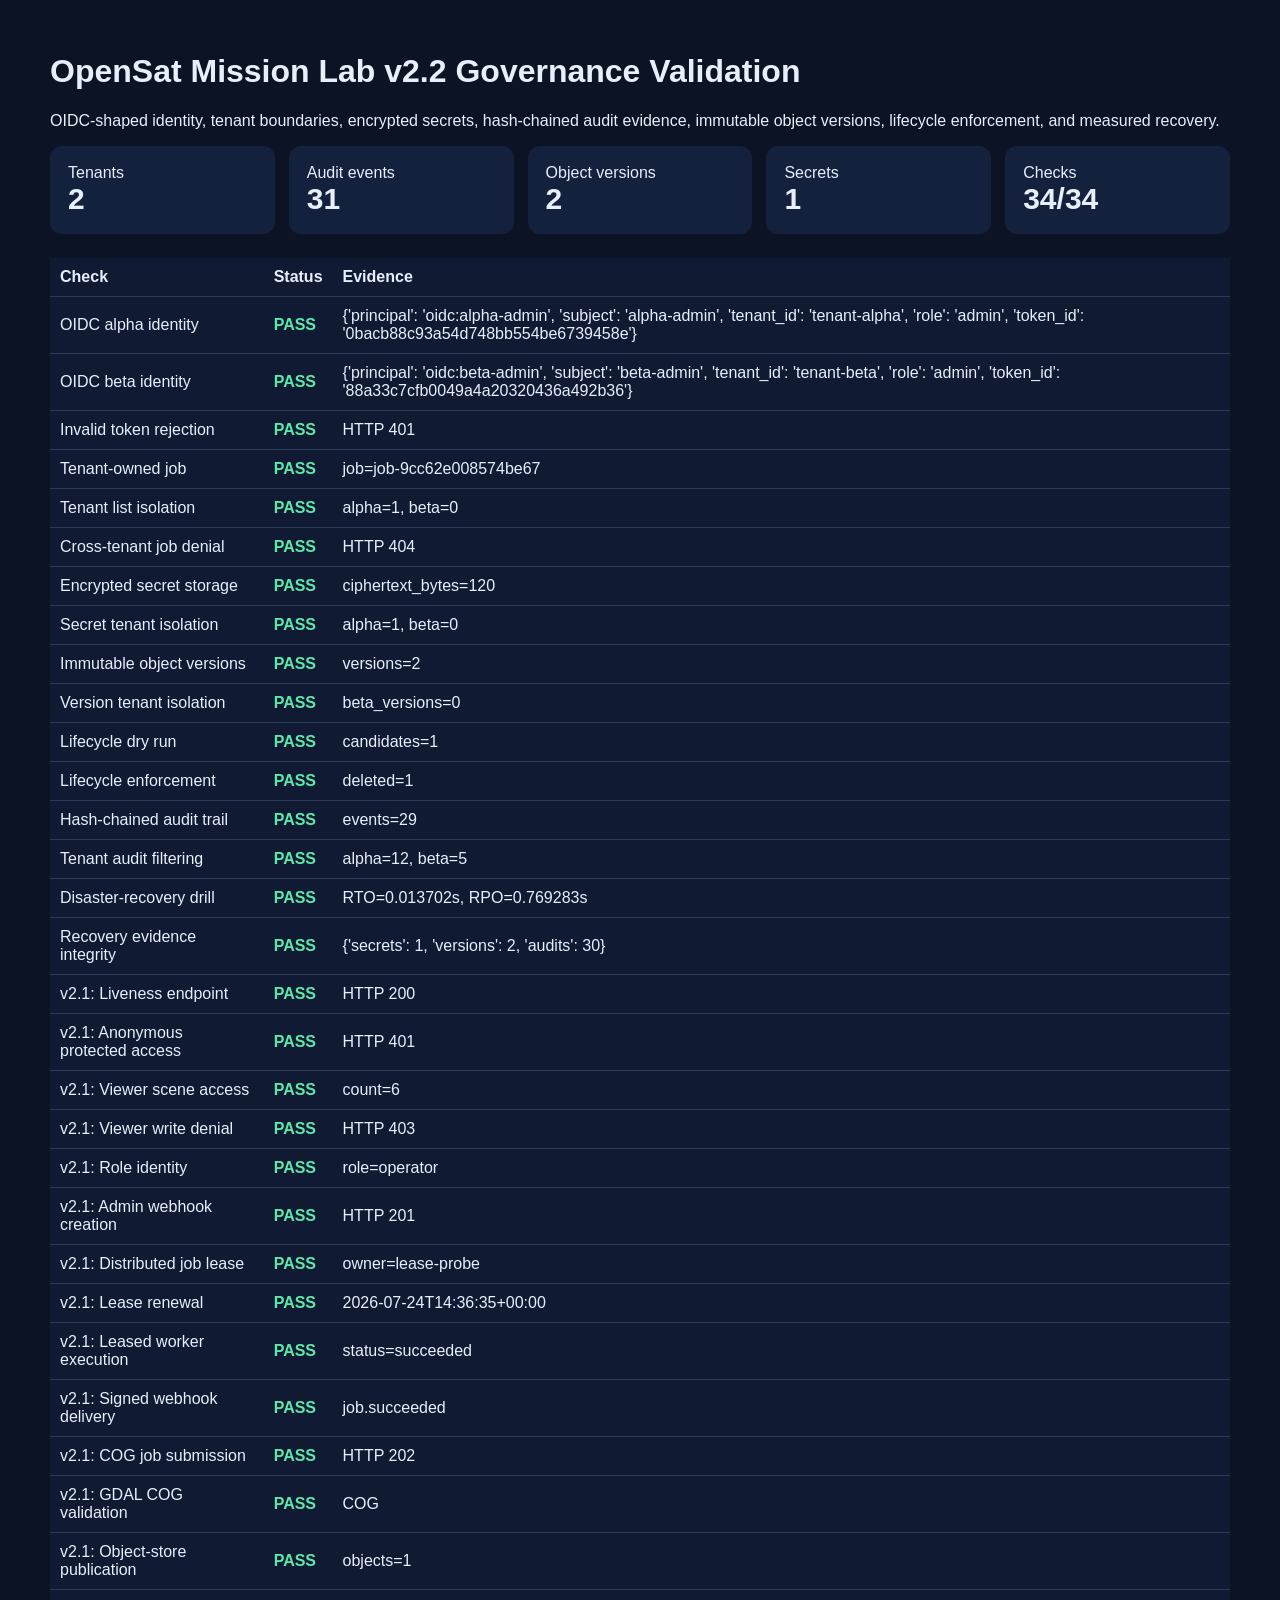
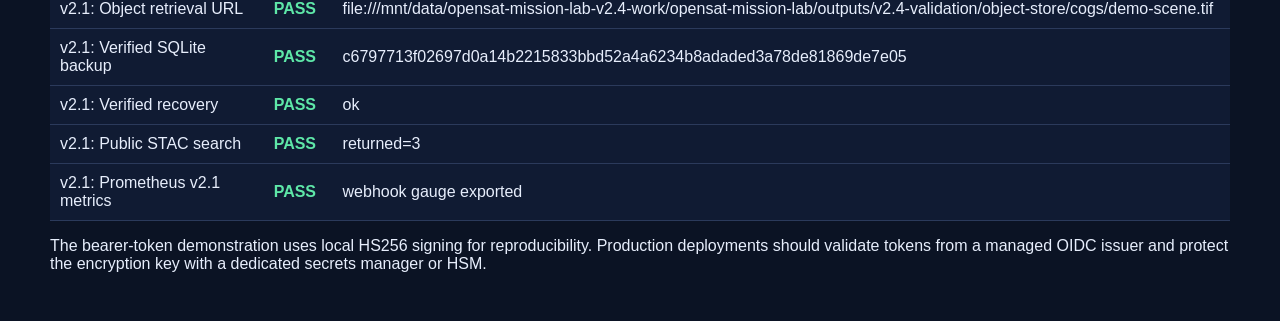
<file: demos/governance.html>
<!doctype html><html><head><meta charset='utf-8'>
<title>OpenSat v2.2 governance validation</title><style>
body{font-family:Inter,Segoe UI,sans-serif;background:#0b1324;color:#e7eefc;margin:0}
main{max-width:1180px;margin:auto;padding:32px}.grid{display:grid;grid-template-columns:repeat(5,1fr);gap:14px}
.card{background:#14213d;padding:18px;border-radius:12px}.value{font-size:30px;font-weight:700}
table{width:100%;border-collapse:collapse;margin-top:24px;background:#101b33}th,td{padding:10px;border-bottom:1px solid #2b3a5b;text-align:left}
.pass{color:#5ee7a8;font-weight:700}.fail{color:#ff7b8a;font-weight:700}code{color:#9bdcff}
</style></head><body><main>
<h1>OpenSat Mission Lab v2.2 Governance Validation</h1>
<p>OIDC-shaped identity, tenant boundaries, encrypted secrets, hash-chained audit evidence, immutable object versions, lifecycle enforcement, and measured recovery.</p>
<div class='grid'>
<div class='card'><div>Tenants</div><div class='value'>2</div></div>
<div class='card'><div>Audit events</div><div class='value'>31</div></div>
<div class='card'><div>Object versions</div><div class='value'>2</div></div>
<div class='card'><div>Secrets</div><div class='value'>1</div></div>
<div class='card'><div>Checks</div><div class='value'>34/34</div></div>
</div>
<table><thead><tr><th>Check</th><th>Status</th><th>Evidence</th></tr></thead><tbody><tr><td>OIDC alpha identity</td><td class='pass'>PASS</td><td>{'principal': 'oidc:alpha-admin', 'subject': 'alpha-admin', 'tenant_id': 'tenant-alpha', 'role': 'admin', 'token_id': '0bacb88c93a54d748bb554be6739458e'}</td></tr><tr><td>OIDC beta identity</td><td class='pass'>PASS</td><td>{'principal': 'oidc:beta-admin', 'subject': 'beta-admin', 'tenant_id': 'tenant-beta', 'role': 'admin', 'token_id': '88a33c7cfb0049a4a20320436a492b36'}</td></tr><tr><td>Invalid token rejection</td><td class='pass'>PASS</td><td>HTTP 401</td></tr><tr><td>Tenant-owned job</td><td class='pass'>PASS</td><td>job=job-9cc62e008574be67</td></tr><tr><td>Tenant list isolation</td><td class='pass'>PASS</td><td>alpha=1, beta=0</td></tr><tr><td>Cross-tenant job denial</td><td class='pass'>PASS</td><td>HTTP 404</td></tr><tr><td>Encrypted secret storage</td><td class='pass'>PASS</td><td>ciphertext_bytes=120</td></tr><tr><td>Secret tenant isolation</td><td class='pass'>PASS</td><td>alpha=1, beta=0</td></tr><tr><td>Immutable object versions</td><td class='pass'>PASS</td><td>versions=2</td></tr><tr><td>Version tenant isolation</td><td class='pass'>PASS</td><td>beta_versions=0</td></tr><tr><td>Lifecycle dry run</td><td class='pass'>PASS</td><td>candidates=1</td></tr><tr><td>Lifecycle enforcement</td><td class='pass'>PASS</td><td>deleted=1</td></tr><tr><td>Hash-chained audit trail</td><td class='pass'>PASS</td><td>events=29</td></tr><tr><td>Tenant audit filtering</td><td class='pass'>PASS</td><td>alpha=12, beta=5</td></tr><tr><td>Disaster-recovery drill</td><td class='pass'>PASS</td><td>RTO=0.013702s, RPO=0.769283s</td></tr><tr><td>Recovery evidence integrity</td><td class='pass'>PASS</td><td>{'secrets': 1, 'versions': 2, 'audits': 30}</td></tr><tr><td>v2.1: Liveness endpoint</td><td class='pass'>PASS</td><td>HTTP 200</td></tr><tr><td>v2.1: Anonymous protected access</td><td class='pass'>PASS</td><td>HTTP 401</td></tr><tr><td>v2.1: Viewer scene access</td><td class='pass'>PASS</td><td>count=6</td></tr><tr><td>v2.1: Viewer write denial</td><td class='pass'>PASS</td><td>HTTP 403</td></tr><tr><td>v2.1: Role identity</td><td class='pass'>PASS</td><td>role=operator</td></tr><tr><td>v2.1: Admin webhook creation</td><td class='pass'>PASS</td><td>HTTP 201</td></tr><tr><td>v2.1: Distributed job lease</td><td class='pass'>PASS</td><td>owner=lease-probe</td></tr><tr><td>v2.1: Lease renewal</td><td class='pass'>PASS</td><td>2026-07-24T14:36:35+00:00</td></tr><tr><td>v2.1: Leased worker execution</td><td class='pass'>PASS</td><td>status=succeeded</td></tr><tr><td>v2.1: Signed webhook delivery</td><td class='pass'>PASS</td><td>job.succeeded</td></tr><tr><td>v2.1: COG job submission</td><td class='pass'>PASS</td><td>HTTP 202</td></tr><tr><td>v2.1: GDAL COG validation</td><td class='pass'>PASS</td><td>COG</td></tr><tr><td>v2.1: Object-store publication</td><td class='pass'>PASS</td><td>objects=1</td></tr><tr><td>v2.1: Object retrieval URL</td><td class='pass'>PASS</td><td>file:///mnt/data/opensat-mission-lab-v2.4-work/opensat-mission-lab/outputs/v2.4-validation/object-store/cogs/demo-scene.tif</td></tr><tr><td>v2.1: Verified SQLite backup</td><td class='pass'>PASS</td><td>c6797713f02697d0a14b2215833bbd52a4a6234b8adaded3a78de81869de7e05</td></tr><tr><td>v2.1: Verified recovery</td><td class='pass'>PASS</td><td>ok</td></tr><tr><td>v2.1: Public STAC search</td><td class='pass'>PASS</td><td>returned=3</td></tr><tr><td>v2.1: Prometheus v2.1 metrics</td><td class='pass'>PASS</td><td>webhook gauge exported</td></tr></tbody></table>
<p>The bearer-token demonstration uses local HS256 signing for reproducibility. Production deployments should validate tokens from a managed OIDC issuer and protect the encryption key with a dedicated secrets manager or HSM.</p>
</main></body></html>
</file>
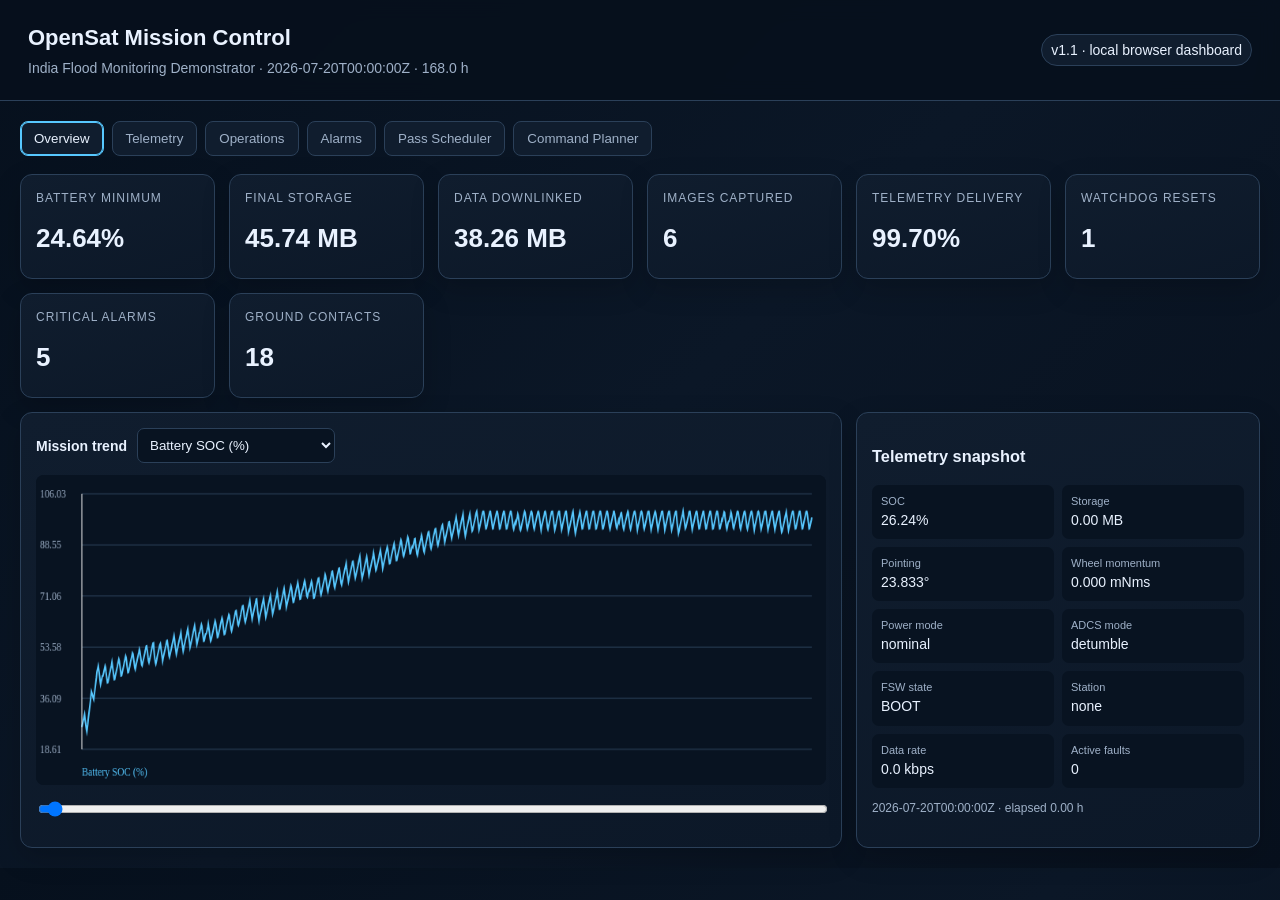
<file: demos/mission-control.html>
<!doctype html>
<html lang="en">
<head>
<meta charset="utf-8">
<meta name="viewport" content="width=device-width,initial-scale=1">
<title>OpenSat Mission Control — India Flood Monitoring Demonstrator</title>
<style>
:root{--bg:#07101d;--panel:#101d2e;--panel2:#16263a;--text:#e9f2ff;--muted:#9fb1c8;--accent:#57c8ff;--green:#55d6a5;--amber:#ffc857;--red:#ff6b7a;--line:#2b4059}
*{box-sizing:border-box} body{margin:0;background:linear-gradient(135deg,#06101d,#0b1727 50%,#07101d);color:var(--text);font:14px/1.45 Inter,Segoe UI,Arial,sans-serif}
header{padding:22px 28px;border-bottom:1px solid var(--line);display:flex;justify-content:space-between;gap:20px;align-items:center;position:sticky;top:0;background:rgba(7,16,29,.95);backdrop-filter:blur(10px);z-index:10}
h1{margin:0;font-size:22px} .subtitle{color:var(--muted);margin-top:4px} .badge{padding:5px 9px;border:1px solid var(--line);border-radius:99px;background:var(--panel)}
main{max-width:1500px;margin:auto;padding:20px} .tabs{display:flex;flex-wrap:wrap;gap:8px;margin-bottom:18px} .tab{border:1px solid var(--line);color:var(--muted);background:var(--panel);padding:9px 13px;border-radius:8px;cursor:pointer} .tab.active{color:var(--text);border-color:var(--accent);box-shadow:0 0 0 1px var(--accent) inset}
.section{display:none} .section.active{display:block} .grid{display:grid;grid-template-columns:repeat(12,1fr);gap:14px} .card{background:linear-gradient(160deg,var(--panel),#0c1828);border:1px solid var(--line);border-radius:12px;padding:15px;box-shadow:0 10px 28px rgba(0,0,0,.18)}
.kpi{grid-column:span 2;min-height:105px} .kpi .label{color:var(--muted);font-size:12px;text-transform:uppercase;letter-spacing:.08em} .kpi .value{font-size:26px;font-weight:700;margin-top:12px} .wide{grid-column:span 8} .side{grid-column:span 4} .full{grid-column:1/-1} .half{grid-column:span 6}
canvas{width:100%;height:310px;background:#081321;border-radius:8px} .controls{display:flex;gap:10px;flex-wrap:wrap;align-items:center;margin-bottom:12px} input,select,button,textarea{background:#081321;color:var(--text);border:1px solid var(--line);border-radius:7px;padding:8px} button{cursor:pointer} button.primary{border-color:var(--accent)}
table{width:100%;border-collapse:collapse;font-size:12px} th,td{padding:8px;border-bottom:1px solid #22364d;text-align:left;vertical-align:top} th{color:var(--muted);position:sticky;top:0;background:var(--panel)} .table-wrap{max-height:520px;overflow:auto;border:1px solid var(--line);border-radius:8px}
.sev-critical{color:var(--red);font-weight:700} .sev-warning{color:var(--amber);font-weight:700} .sev-info{color:var(--accent)} .status-good{color:var(--green)} .status-bad{color:var(--red)}
.timeline{position:relative;height:420px;overflow:auto;border:1px solid var(--line);border-radius:8px;padding:8px} .op{display:grid;grid-template-columns:145px 110px 130px 1fr;gap:10px;padding:8px;border-bottom:1px solid #20344b} .op:hover{background:var(--panel2)}
.snapshot{display:grid;grid-template-columns:repeat(2,1fr);gap:8px} .snapshot div{padding:9px;background:#081321;border-radius:7px} .snapshot span{display:block;color:var(--muted);font-size:11px} .note{color:var(--muted);font-size:12px} .legend{display:flex;gap:14px;flex-wrap:wrap;color:var(--muted)}
@media(max-width:1000px){.kpi{grid-column:span 4}.wide,.side,.half{grid-column:1/-1}} @media(max-width:650px){header{position:static}.kpi{grid-column:span 6}.op{grid-template-columns:1fr}}
</style>
</head>
<body>
<header><div><h1>OpenSat Mission Control</h1><div class="subtitle" id="missionTitle"></div></div><div class="badge">v1.1 · local browser dashboard</div></header>
<main>
<div class="tabs">
<button class="tab active" data-tab="overview">Overview</button><button class="tab" data-tab="telemetry">Telemetry</button><button class="tab" data-tab="operations">Operations</button><button class="tab" data-tab="alarms">Alarms</button><button class="tab" data-tab="passes">Pass Scheduler</button><button class="tab" data-tab="commands">Command Planner</button>
</div>
<section id="overview" class="section active"><div class="grid" id="kpis"></div><div class="grid" style="margin-top:14px"><div class="card wide"><div class="controls"><strong>Mission trend</strong><select id="metricSelect"><option value="soc_percent">Battery SOC (%)</option><option value="storage_mb">Payload storage (MB)</option><option value="pointing_error_deg">Pointing error (deg)</option><option value="wheel_momentum_mnms">Wheel momentum (mNms)</option><option value="data_rate_kbps">Data rate (kbps)</option><option value="link_margin_db">Link margin (dB)</option></select></div><canvas id="trendCanvas" width="1000" height="330"></canvas><input id="timeSlider" type="range" min="0" value="0" style="width:100%"></div><div class="card side"><h3>Telemetry snapshot</h3><div class="snapshot" id="snapshot"></div><p class="note" id="cursorTime"></p></div></div></section>
<section id="telemetry" class="section"><div class="grid"><div class="card half"><h3>Power and data</h3><canvas id="powerCanvas" width="800" height="330"></canvas></div><div class="card half"><h3>ADCS and communications</h3><canvas id="adcsCanvas" width="800" height="330"></canvas></div><div class="card full"><div class="legend"><span>Use the Overview time slider to inspect the same sampled mission instant across all state fields.</span></div></div></div></section>
<section id="operations" class="section"><div class="card"><div class="controls"><strong>Operations timeline</strong><select id="opFilter"><option value="all">All categories</option></select><input id="opSearch" placeholder="Search operations"></div><div class="timeline" id="operationTimeline"></div></div></section>
<section id="alarms" class="section"><div class="card"><div class="controls"><strong>Alarm console</strong><select id="alarmSeverity"><option value="all">All severities</option><option value="critical">Critical</option><option value="warning">Warning</option><option value="info">Info</option></select><input id="alarmSearch" placeholder="Search alarms"></div><div class="table-wrap"><table><thead><tr><th>#</th><th>Time</th><th>Severity</th><th>Subsystem</th><th>Code</th><th>Message</th><th>Recommended action</th></tr></thead><tbody id="alarmBody"></tbody></table></div></div></section>
<section id="passes" class="section"><div class="card"><h3>Pass scheduler</h3><p class="note">Priorities combine onboard storage, pass geometry, power state, and actual simulation outcome.</p><div class="table-wrap"><table><thead><tr><th>Pass</th><th>UTC</th><th>Station</th><th>Priority</th><th>Max elevation</th><th>Max rate</th><th>Storage before</th><th>Planned action</th><th>Actual</th></tr></thead><tbody id="passBody"></tbody></table></div></div></section>
<section id="commands" class="section"><div class="grid"><div class="card side"><h3>Planning-only command console</h3><p class="note" id="disclaimer"></p><label>Elapsed seconds<br><input id="cmdTime" type="number" min="0" value="0" style="width:100%"></label><br><br><label>Command<br><select id="cmdName" style="width:100%"></select></label><br><br><label>Authorization note<br><input id="cmdAuth" value="operator entry required" style="width:100%"></label><br><br><label>Arguments JSON<br><textarea id="cmdArgs" rows="4" style="width:100%">{}</textarea></label><br><br><button class="primary" id="addCommand">Add to local plan</button> <button id="exportCommands">Export JSON</button><p class="note" id="cmdMessage"></p></div><div class="card wide"><h3>Command plan</h3><div class="table-wrap"><table><thead><tr><th>ID</th><th>UTC / elapsed</th><th>Station</th><th>Command</th><th>Source</th><th>Status</th><th>Rationale</th></tr></thead><tbody id="commandBody"></tbody></table></div></div></div></section>
</main>
<script>const DATA={"mission":{"name":"India Flood Monitoring Demonstrator","release":"1.1.0","start_utc":"2026-07-20T00:00:00Z","duration_hours":168.0,"sample_count":5041,"targets":5,"stations":1},"kpis":{"minimum_soc_percent":24.63847368421052,"final_soc_percent":97.96221052631594,"peak_storage_mb":52.197119999999956,"final_storage_mb":45.74207999999994,"downlinked_mb":38.25792,"captured_images":6,"telemetry_delivery_percent":99.70252850768469,"watchdog_resets":1,"alarm_total":11,"alarm_critical":5,"alarm_warning":6,"contacts":18},"series":{"elapsed_hours":[0.0,0.1,0.2,0.3,0.4,0.5,0.6,0.733333,0.833333,0.933333,1.033333,1.133333,1.233333,1.333333,1.466667,1.566667,1.666667,1.766667,1.866667,1.966667,2.1,2.2,2.3,2.4,2.5,2.6,2.7,2.833333,2.933333,3.033333,3.133333,3.233333,3.333333,3.466667,3.566667,3.666667,3.766667,3.866667,3.966667,4.066667,4.2,4.3,4.4,4.5,4.6,4.7,4.8,4.933333,5.033333,5.133333,5.233333,5.333333,5.433333,5.566667,5.666667,5.766667,5.866667,5.966667,6.066667,6.166667,6.3,6.4,6.5,6.6,6.7,6.8,6.933333,7.033333,7.133333,7.233333,7.333333,7.433333,7.533333,7.666667,7.766667,7.866667,7.966667,8.066667,8.166667,8.3,8.4,8.5,8.6,8.7,8.8,8.9,9.033333,9.133333,9.233333,9.333333,9.433333,9.533333,9.633333,9.766667,9.866667,9.966667,10.066667,10.166667,10.266667,10.4,10.5,10.6,10.7,10.8,10.9,11.0,11.133333,11.233333,11.333333,11.433333,11.533333,11.633333,11.766667,11.866667,11.966667,12.066667,12.166667,12.266667,12.366667,12.5,12.6,12.7,12.8,12.9,13.0,13.1,13.233333,13.333333,13.433333,13.533333,13.633333,13.733333,13.866667,13.966667,14.066667,14.166667,14.266667,14.366667,14.466667,14.6,14.7,14.8,14.9,15.0,15.1,15.233333,15.333333,15.433333,15.533333,15.633333,15.733333,15.833333,15.966667,16.066667,16.166667,16.266667,16.366667,16.466667,16.6,16.7,16.8,16.9,17.0,17.1,17.2,17.333333,17.433333,17.533333,17.633333,17.733333,17.833333,17.933333,18.066667,18.166667,18.266667,18.366667,18.466667,18.566667,18.7,18.8,18.9,19.0,19.1,19.2,19.3,19.433333,19.533333,19.633333,19.733333,19.833333,19.933333,20.066667,20.166667,20.266667,20.366667,20.466667,20.566667,20.666667,20.8,20.9,21.0,21.1,21.2,21.3,21.433333,21.533333,21.633333,21.733333,21.833333,21.933333,22.033333,22.166667,22.266667,22.366667,22.466667,22.566667,22.666667,22.766667,22.9,23.0,23.1,23.2,23.3,23.4,23.533333,23.633333,23.733333,23.833333,23.933333,24.033333,24.133333,24.266667,24.366667,24.466667,24.566667,24.666667,24.766667,24.9,25.0,25.1,25.2,25.3,25.4,25.5,25.633333,25.733333,25.833333,25.933333,26.033333,26.133333,26.233333,26.366667,26.466667,26.566667,26.666667,26.766667,26.866667,27.0,27.1,27.2,27.3,27.4,27.5,27.6,27.733333,27.833333,27.933333,28.033333,28.133333,28.233333,28.366667,28.466667,28.566667,28.666667,28.766667,28.866667,28.966667,29.1,29.2,29.3,29.4,29.5,29.6,29.733333,29.833333,29.933333,30.033333,30.133333,30.233333,30.333333,30.466667,30.566667,30.666667,30.766667,30.866667,30.966667,31.066667,31.2,31.3,31.4,31.5,31.6,31.7,31.833333,31.933333,32.033333,32.133333,32.233333,32.333333,32.433333,32.566667,32.666667,32.766667,32.866667,32.966667,33.066667,33.2,33.3,33.4,33.5,33.6,33.7,33.8,33.933333,34.033333,34.133333,34.233333,34.333333,34.433333,34.533333,34.666667,34.766667,34.866667,34.966667,35.066667,35.166667,35.3,35.4,35.5,35.6,35.7,35.8,35.9,36.033333,36.133333,36.233333,36.333333,36.433333,36.533333,36.666667,36.766667,36.866667,36.966667,37.066667,37.166667,37.266667,37.4,37.5,37.6,37.7,37.8,37.9,38.033333,38.133333,38.233333,38.333333,38.433333,38.533333,38.633333,38.766667,38.866667,38.966667,39.066667,39.166667,39.266667,39.366667,39.5,39.6,39.7,39.8,39.9,40.0,40.133333,40.233333,40.333333,40.433333,40.533333,40.633333,40.733333,40.866667,40.966667,41.066667,41.166667,41.266667,41.366667,41.5,41.6,41.7,41.8,41.9,42.0,42.1,42.233333,42.333333,42.433333,42.533333,42.633333,42.733333,42.866667,42.966667,43.066667,43.166667,43.266667,43.366667,43.466667,43.6,43.7,43.8,43.9,44.0,44.1,44.2,44.333333,44.433333,44.533333,44.633333,44.733333,44.833333,44.966667,45.066667,45.166667,45.266667,45.366667,45.466667,45.566667,45.7,45.8,45.9,46.0,46.1,46.2,46.333333,46.433333,46.533333,46.633333,46.733333,46.833333,46.933333,47.066667,47.166667,47.266667,47.366667,47.466667,47.566667,47.666667,47.8,47.9,48.0,48.1,48.2,48.3,48.433333,48.533333,48.633333,48.733333,48.833333,48.933333,49.033333,49.166667,49.266667,49.366667,49.466667,49.566667,49.666667,49.8,49.9,50.0,50.1,50.2,50.3,50.4,50.533333,50.633333,50.733333,50.833333,50.933333,51.033333,51.166667,51.266667,51.366667,51.466667,51.566667,51.666667,51.766667,51.9,52.0,52.1,52.2,52.3,52.4,52.5,52.633333,52.733333,52.833333,52.933333,53.033333,53.133333,53.266667,53.366667,53.466667,53.566667,53.666667,53.766667,53.866667,54.0,54.1,54.2,54.3,54.4,54.5,54.633333,54.733333,54.833333,54.933333,55.033333,55.133333,55.233333,55.366667,55.466667,55.566667,55.666667,55.766667,55.866667,56.0,56.1,56.2,56.3,56.4,56.5,56.6,56.733333,56.833333,56.933333,57.033333,57.133333,57.233333,57.333333,57.466667,57.566667,57.666667,57.766667,57.866667,57.966667,58.1,58.2,58.3,58.4,58.5,58.6,58.7,58.833333,58.933333,59.033333,59.133333,59.233333,59.333333,59.466667,59.566667,59.666667,59.766667,59.866667,59.966667,60.066667,60.2,60.3,60.4,60.5,60.6,60.7,60.8,60.933333,61.033333,61.133333,61.233333,61.333333,61.433333,61.566667,61.666667,61.766667,61.866667,61.966667,62.066667,62.166667,62.3,62.4,62.5,62.6,62.7,62.8,62.933333,63.033333,63.133333,63.233333,63.333333,63.433333,63.533333,63.666667,63.766667,63.866667,63.966667,64.066667,64.166667,64.3,64.4,64.5,64.6,64.7,64.8,64.9,65.033333,65.133333,65.233333,65.333333,65.433333,65.533333,65.633333,65.766667,65.866667,65.966667,66.066667,66.166667,66.266667,66.4,66.5,66.6,66.7,66.8,66.9,67.0,67.133333,67.233333,67.333333,67.433333,67.533333,67.633333,67.766667,67.866667,67.966667,68.066667,68.166667,68.266667,68.366667,68.5,68.6,68.7,68.8,68.9,69.0,69.1,69.233333,69.333333,69.433333,69.533333,69.633333,69.733333,69.866667,69.966667,70.066667,70.166667,70.266667,70.366667,70.466667,70.6,70.7,70.8,70.9,71.0,71.1,71.233333,71.333333,71.433333,71.533333,71.633333,71.733333,71.833333,71.966667,72.066667,72.166667,72.266667,72.366667,72.466667,72.6,72.7,72.8,72.9,73.0,73.1,73.2,73.333333,73.433333,73.533333,73.633333,73.733333,73.833333,73.933333,74.066667,74.166667,74.266667,74.366667,74.466667,74.566667,74.7,74.8,74.9,75.0,75.1,75.2,75.3,75.433333,75.533333,75.633333,75.733333,75.833333,75.933333,76.066667,76.166667,76.266667,76.366667,76.466667,76.566667,76.666667,76.8,76.9,77.0,77.1,77.2,77.3,77.433333,77.533333,77.633333,77.733333,77.833333,77.933333,78.033333,78.166667,78.266667,78.366667,78.466667,78.566667,78.666667,78.766667,78.9,79.0,79.1,79.2,79.3,79.4,79.533333,79.633333,79.733333,79.833333,79.933333,80.033333,80.133333,80.266667,80.366667,80.466667,80.566667,80.666667,80.766667,80.9,81.0,81.1,81.2,81.3,81.4,81.5,81.633333,81.733333,81.833333,81.933333,82.033333,82.133333,82.233333,82.366667,82.466667,82.566667,82.666667,82.766667,82.866667,83.0,83.1,83.2,83.3,83.4,83.5,83.6,83.733333,83.833333,83.933333,84.033333,84.133333,84.233333,84.366667,84.466667,84.566667,84.666667,84.766667,84.866667,84.966667,85.1,85.2,85.3,85.4,85.5,85.6,85.733333,85.833333,85.933333,86.033333,86.133333,86.233333,86.333333,86.466667,86.566667,86.666667,86.766667,86.866667,86.966667,87.066667,87.2,87.3,87.4,87.5,87.6,87.7,87.833333,87.933333,88.033333,88.133333,88.233333,88.333333,88.433333,88.566667,88.666667,88.766667,88.866667,88.966667,89.066667,89.2,89.3,89.4,89.5,89.6,89.7,89.8,89.933333,90.033333,90.133333,90.233333,90.333333,90.433333,90.533333,90.666667,90.766667,90.866667,90.966667,91.066667,91.166667,91.3,91.4,91.5,91.6,91.7,91.8,91.9,92.033333,92.133333,92.233333,92.333333,92.433333,92.533333,92.666667,92.766667,92.866667,92.966667,93.066667,93.166667,93.266667,93.4,93.5,93.6,93.7,93.8,93.9,94.033333,94.133333,94.233333,94.333333,94.433333,94.533333,94.633333,94.766667,94.866667,94.966667,95.066667,95.166667,95.266667,95.366667,95.5,95.6,95.7,95.8,95.9,96.0,96.133333,96.233333,96.333333,96.433333,96.533333,96.633333,96.733333,96.866667,96.966667,97.066667,97.166667,97.266667,97.366667,97.5,97.6,97.7,97.8,97.9,98.0,98.1,98.233333,98.333333,98.433333,98.533333,98.633333,98.733333,98.866667,98.966667,99.066667,99.166667,99.266667,99.366667,99.466667,99.6,99.7,99.8,99.9,100.0,100.1,100.2,100.333333,100.433333,100.533333,100.633333,100.733333,100.833333,100.966667,101.066667,101.166667,101.266667,101.366667,101.466667,101.566667,101.7,101.8,101.9,102.0,102.1,102.2,102.333333,102.433333,102.533333,102.633333,102.733333,102.833333,102.933333,103.066667,103.166667,103.266667,103.366667,103.466667,103.566667,103.666667,103.8,103.9,104.0,104.1,104.2,104.3,104.433333,104.533333,104.633333,104.733333,104.833333,104.933333,105.033333,105.166667,105.266667,105.366667,105.466667,105.566667,105.666667,105.8,105.9,106.0,106.1,106.2,106.3,106.4,106.533333,106.633333,106.733333,106.833333,106.933333,107.033333,107.166667,107.266667,107.366667,107.466667,107.566667,107.666667,107.766667,107.9,108.0,108.1,108.2,108.3,108.4,108.5,108.633333,108.733333,108.833333,108.933333,109.033333,109.133333,109.266667,109.366667,109.466667,109.566667,109.666667,109.766667,109.866667,110.0,110.1,110.2,110.3,110.4,110.5,110.633333,110.733333,110.833333,110.933333,111.033333,111.133333,111.233333,111.366667,111.466667,111.566667,111.666667,111.766667,111.866667,112.0,112.1,112.2,112.3,112.4,112.5,112.6,112.733333,112.833333,112.933333,113.033333,113.133333,113.233333,113.333333,113.466667,113.566667,113.666667,113.766667,113.866667,113.966667,114.1,114.2,114.3,114.4,114.5,114.6,114.7,114.833333,114.933333,115.033333,115.133333,115.233333,115.333333,115.466667,115.566667,115.666667,115.766667,115.866667,115.966667,116.066667,116.2,116.3,116.4,116.5,116.6,116.7,116.8,116.933333,117.033333,117.133333,117.233333,117.333333,117.433333,117.566667,117.666667,117.766667,117.866667,117.966667,118.066667,118.166667,118.3,118.4,118.5,118.6,118.7,118.8,118.933333,119.033333,119.133333,119.233333,119.333333,119.433333,119.533333,119.666667,119.766667,119.866667,119.966667,120.066667,120.166667,120.3,120.4,120.5,120.6,120.7,120.8,120.9,121.033333,121.133333,121.233333,121.333333,121.433333,121.533333,121.633333,121.766667,121.866667,121.966667,122.066667,122.166667,122.266667,122.4,122.5,122.6,122.7,122.8,122.9,123.0,123.133333,123.233333,123.333333,123.433333,123.533333,123.633333,123.766667,123.866667,123.966667,124.066667,124.166667,124.266667,124.366667,124.5,124.6,124.7,124.8,124.9,125.0,125.1,125.233333,125.333333,125.433333,125.533333,125.633333,125.733333,125.866667,125.966667,126.066667,126.166667,126.266667,126.366667,126.466667,126.6,126.7,126.8,126.9,127.0,127.1,127.233333,127.333333,127.433333,127.533333,127.633333,127.733333,127.833333,127.966667,128.066667,128.166667,128.266667,128.366667,128.466667,128.6,128.7,128.8,128.9,129.0,129.1,129.2,129.333333,129.433333,129.533333,129.633333,129.733333,129.833333,129.933333,130.066667,130.166667,130.266667,130.366667,130.466667,130.566667,130.7,130.8,130.9,131.0,131.1,131.2,131.3,131.433333,131.533333,131.633333,131.733333,131.833333,131.933333,132.066667,132.166667,132.266667,132.366667,132.466667,132.566667,132.666667,132.8,132.9,133.0,133.1,133.2,133.3,133.433333,133.533333,133.633333,133.733333,133.833333,133.933333,134.033333,134.166667,134.266667,134.366667,134.466667,134.566667,134.666667,134.766667,134.9,135.0,135.1,135.2,135.3,135.4,135.533333,135.633333,135.733333,135.833333,135.933333,136.033333,136.133333,136.266667,136.366667,136.466667,136.566667,136.666667,136.766667,136.9,137.0,137.1,137.2,137.3,137.4,137.5,137.633333,137.733333,137.833333,137.933333,138.033333,138.133333,138.233333,138.366667,138.466667,138.566667,138.666667,138.766667,138.866667,139.0,139.1,139.2,139.3,139.4,139.5,139.6,139.733333,139.833333,139.933333,140.033333,140.133333,140.233333,140.366667,140.466667,140.566667,140.666667,140.766667,140.866667,140.966667,141.1,141.2,141.3,141.4,141.5,141.6,141.733333,141.833333,141.933333,142.033333,142.133333,142.233333,142.333333,142.466667,142.566667,142.666667,142.766667,142.866667,142.966667,143.066667,143.2,143.3,143.4,143.5,143.6,143.7,143.833333,143.933333,144.033333,144.133333,144.233333,144.333333,144.433333,144.566667,144.666667,144.766667,144.866667,144.966667,145.066667,145.2,145.3,145.4,145.5,145.6,145.7,145.8,145.933333,146.033333,146.133333,146.233333,146.333333,146.433333,146.533333,146.666667,146.766667,146.866667,146.966667,147.066667,147.166667,147.3,147.4,147.5,147.6,147.7,147.8,147.9,148.033333,148.133333,148.233333,148.333333,148.433333,148.533333,148.666667,148.766667,148.866667,148.966667,149.066667,149.166667,149.266667,149.4,149.5,149.6,149.7,149.8,149.9,150.033333,150.133333,150.233333,150.333333,150.433333,150.533333,150.633333,150.766667,150.866667,150.966667,151.066667,151.166667,151.266667,151.366667,151.5,151.6,151.7,151.8,151.9,152.0,152.133333,152.233333,152.333333,152.433333,152.533333,152.633333,152.733333,152.866667,152.966667,153.066667,153.166667,153.266667,153.366667,153.5,153.6,153.7,153.8,153.9,154.0,154.1,154.233333,154.333333,154.433333,154.533333,154.633333,154.733333,154.866667,154.966667,155.066667,155.166667,155.266667,155.366667,155.466667,155.6,155.7,155.8,155.9,156.0,156.1,156.2,156.333333,156.433333,156.533333,156.633333,156.733333,156.833333,156.966667,157.066667,157.166667,157.266667,157.366667,157.466667,157.566667,157.7,157.8,157.9,158.0,158.1,158.2,158.333333,158.433333,158.533333,158.633333,158.733333,158.833333,158.933333,159.066667,159.166667,159.266667,159.366667,159.466667,159.566667,159.666667,159.8,159.9,160.0,160.1,160.2,160.3,160.433333,160.533333,160.633333,160.733333,160.833333,160.933333,161.033333,161.166667,161.266667,161.366667,161.466667,161.566667,161.666667,161.8,161.9,162.0,162.1,162.2,162.3,162.4,162.533333,162.633333,162.733333,162.833333,162.933333,163.033333,163.166667,163.266667,163.366667,163.466667,163.566667,163.666667,163.766667,163.9,164.0,164.1,164.2,164.3,164.4,164.5,164.633333,164.733333,164.833333,164.933333,165.033333,165.133333,165.266667,165.366667,165.466667,165.566667,165.666667,165.766667,165.866667,166.0,166.1,166.2,166.3,166.4,166.5,166.633333,166.733333,166.833333,166.933333,167.033333,167.133333,167.233333,167.366667,167.466667,167.566667,167.666667,167.766667,167.866667,168.0],"timestamp_utc":["2026-07-20T00:00:00Z","2026-07-20T00:06:00Z","2026-07-20T00:12:00Z","2026-07-20T00:18:00Z","2026-07-20T00:24:00Z","2026-07-20T00:30:00Z","2026-07-20T00:36:00Z","2026-07-20T00:44:00Z","2026-07-20T00:50:00Z","2026-07-20T00:56:00Z","2026-07-20T01:02:00Z","2026-07-20T01:08:00Z","2026-07-20T01:14:00Z","2026-07-20T01:20:00Z","2026-07-20T01:28:00Z","2026-07-20T01:34:00Z","2026-07-20T01:40:00Z","2026-07-20T01:46:00Z","2026-07-20T01:52:00Z","2026-07-20T01:58:00Z","2026-07-20T02:06:00Z","2026-07-20T02:12:00Z","2026-07-20T02:18:00Z","2026-07-20T02:24:00Z","2026-07-20T02:30:00Z","2026-07-20T02:36:00Z","2026-07-20T02:42:00Z","2026-07-20T02:50:00Z","2026-07-20T02:56:00Z","2026-07-20T03:02:00Z","2026-07-20T03:08:00Z","2026-07-20T03:14:00Z","2026-07-20T03:20:00Z","2026-07-20T03:28:00Z","2026-07-20T03:34:00Z","2026-07-20T03:40:00Z","2026-07-20T03:46:00Z","2026-07-20T03:52:00Z","2026-07-20T03:58:00Z","2026-07-20T04:04:00Z","2026-07-20T04:12:00Z","2026-07-20T04:18:00Z","2026-07-20T04:24:00Z","2026-07-20T04:30:00Z","2026-07-20T04:36:00Z","2026-07-20T04:42:00Z","2026-07-20T04:48:00Z","2026-07-20T04:56:00Z","2026-07-20T05:02:00Z","2026-07-20T05:08:00Z","2026-07-20T05:14:00Z","2026-07-20T05:20:00Z","2026-07-20T05:26:00Z","2026-07-20T05:34:00Z","2026-07-20T05:40:00Z","2026-07-20T05:46:00Z","2026-07-20T05:52:00Z","2026-07-20T05:58:00Z","2026-07-20T06:04:00Z","2026-07-20T06:10:00Z","2026-07-20T06:18:00Z","2026-07-20T06:24:00Z","2026-07-20T06:30:00Z","2026-07-20T06:36:00Z","2026-07-20T06:42:00Z","2026-07-20T06:48:00Z","2026-07-20T06:56:00Z","2026-07-20T07:02:00Z","2026-07-20T07:08:00Z","2026-07-20T07:14:00Z","2026-07-20T07:20:00Z","2026-07-20T07:26:00Z","2026-07-20T07:32:00Z","2026-07-20T07:40:00Z","2026-07-20T07:46:00Z","2026-07-20T07:52:00Z","2026-07-20T07:58:00Z","2026-07-20T08:04:00Z","2026-07-20T08:10:00Z","2026-07-20T08:18:00Z","2026-07-20T08:24:00Z","2026-07-20T08:30:00Z","2026-07-20T08:36:00Z","2026-07-20T08:42:00Z","2026-07-20T08:48:00Z","2026-07-20T08:54:00Z","2026-07-20T09:02:00Z","2026-07-20T09:08:00Z","2026-07-20T09:14:00Z","2026-07-20T09:20:00Z","2026-07-20T09:26:00Z","2026-07-20T09:32:00Z","2026-07-20T09:38:00Z","2026-07-20T09:46:00Z","2026-07-20T09:52:00Z","2026-07-20T09:58:00Z","2026-07-20T10:04:00Z","2026-07-20T10:10:00Z","2026-07-20T10:16:00Z","2026-07-20T10:24:00Z","2026-07-20T10:30:00Z","2026-07-20T10:36:00Z","2026-07-20T10:42:00Z","2026-07-20T10:48:00Z","2026-07-20T10:54:00Z","2026-07-20T11:00:00Z","2026-07-20T11:08:00Z","2026-07-20T11:14:00Z","2026-07-20T11:20:00Z","2026-07-20T11:26:00Z","2026-07-20T11:32:00Z","2026-07-20T11:38:00Z","2026-07-20T11:46:00Z","2026-07-20T11:52:00Z","2026-07-20T11:58:00Z","2026-07-20T12:04:00Z","2026-07-20T12:10:00Z","2026-07-20T12:16:00Z","2026-07-20T12:22:00Z","2026-07-20T12:30:00Z","2026-07-20T12:36:00Z","2026-07-20T12:42:00Z","2026-07-20T12:48:00Z","2026-07-20T12:54:00Z","2026-07-20T13:00:00Z","2026-07-20T13:06:00Z","2026-07-20T13:14:00Z","2026-07-20T13:20:00Z","2026-07-20T13:26:00Z","2026-07-20T13:32:00Z","2026-07-20T13:38:00Z","2026-07-20T13:44:00Z","2026-07-20T13:52:00Z","2026-07-20T13:58:00Z","2026-07-20T14:04:00Z","2026-07-20T14:10:00Z","2026-07-20T14:16:00Z","2026-07-20T14:22:00Z","2026-07-20T14:28:00Z","2026-07-20T14:36:00Z","2026-07-20T14:42:00Z","2026-07-20T14:48:00Z","2026-07-20T14:54:00Z","2026-07-20T15:00:00Z","2026-07-20T15:06:00Z","2026-07-20T15:14:00Z","2026-07-20T15:20:00Z","2026-07-20T15:26:00Z","2026-07-20T15:32:00Z","2026-07-20T15:38:00Z","2026-07-20T15:44:00Z","2026-07-20T15:50:00Z","2026-07-20T15:58:00Z","2026-07-20T16:04:00Z","2026-07-20T16:10:00Z","2026-07-20T16:16:00Z","2026-07-20T16:22:00Z","2026-07-20T16:28:00Z","2026-07-20T16:36:00Z","2026-07-20T16:42:00Z","2026-07-20T16:48:00Z","2026-07-20T16:54:00Z","2026-07-20T17:00:00Z","2026-07-20T17:06:00Z","2026-07-20T17:12:00Z","2026-07-20T17:20:00Z","2026-07-20T17:26:00Z","2026-07-20T17:32:00Z","2026-07-20T17:38:00Z","2026-07-20T17:44:00Z","2026-07-20T17:50:00Z","2026-07-20T17:56:00Z","2026-07-20T18:04:00Z","2026-07-20T18:10:00Z","2026-07-20T18:16:00Z","2026-07-20T18:22:00Z","2026-07-20T18:28:00Z","2026-07-20T18:34:00Z","2026-07-20T18:42:00Z","2026-07-20T18:48:00Z","2026-07-20T18:54:00Z","2026-07-20T19:00:00Z","2026-07-20T19:06:00Z","2026-07-20T19:12:00Z","2026-07-20T19:18:00Z","2026-07-20T19:26:00Z","2026-07-20T19:32:00Z","2026-07-20T19:38:00Z","2026-07-20T19:44:00Z","2026-07-20T19:50:00Z","2026-07-20T19:56:00Z","2026-07-20T20:04:00Z","2026-07-20T20:10:00Z","2026-07-20T20:16:00Z","2026-07-20T20:22:00Z","2026-07-20T20:28:00Z","2026-07-20T20:34:00Z","2026-07-20T20:40:00Z","2026-07-20T20:48:00Z","2026-07-20T20:54:00Z","2026-07-20T21:00:00Z","2026-07-20T21:06:00Z","2026-07-20T21:12:00Z","2026-07-20T21:18:00Z","2026-07-20T21:26:00Z","2026-07-20T21:32:00Z","2026-07-20T21:38:00Z","2026-07-20T21:44:00Z","2026-07-20T21:50:00Z","2026-07-20T21:56:00Z","2026-07-20T22:02:00Z","2026-07-20T22:10:00Z","2026-07-20T22:16:00Z","2026-07-20T22:22:00Z","2026-07-20T22:28:00Z","2026-07-20T22:34:00Z","2026-07-20T22:40:00Z","2026-07-20T22:46:00Z","2026-07-20T22:54:00Z","2026-07-20T23:00:00Z","2026-07-20T23:06:00Z","2026-07-20T23:12:00Z","2026-07-20T23:18:00Z","2026-07-20T23:24:00Z","2026-07-20T23:32:00Z","2026-07-20T23:38:00Z","2026-07-20T23:44:00Z","2026-07-20T23:50:00Z","2026-07-20T23:56:00Z","2026-07-21T00:02:00Z","2026-07-21T00:08:00Z","2026-07-21T00:16:00Z","2026-07-21T00:22:00Z","2026-07-21T00:28:00Z","2026-07-21T00:34:00Z","2026-07-21T00:40:00Z","2026-07-21T00:46:00Z","2026-07-21T00:54:00Z","2026-07-21T01:00:00Z","2026-07-21T01:06:00Z","2026-07-21T01:12:00Z","2026-07-21T01:18:00Z","2026-07-21T01:24:00Z","2026-07-21T01:30:00Z","2026-07-21T01:38:00Z","2026-07-21T01:44:00Z","2026-07-21T01:50:00Z","2026-07-21T01:56:00Z","2026-07-21T02:02:00Z","2026-07-21T02:08:00Z","2026-07-21T02:14:00Z","2026-07-21T02:22:00Z","2026-07-21T02:28:00Z","2026-07-21T02:34:00Z","2026-07-21T02:40:00Z","2026-07-21T02:46:00Z","2026-07-21T02:52:00Z","2026-07-21T03:00:00Z","2026-07-21T03:06:00Z","2026-07-21T03:12:00Z","2026-07-21T03:18:00Z","2026-07-21T03:24:00Z","2026-07-21T03:30:00Z","2026-07-21T03:36:00Z","2026-07-21T03:44:00Z","2026-07-21T03:50:00Z","2026-07-21T03:56:00Z","2026-07-21T04:02:00Z","2026-07-21T04:08:00Z","2026-07-21T04:14:00Z","2026-07-21T04:22:00Z","2026-07-21T04:28:00Z","2026-07-21T04:34:00Z","2026-07-21T04:40:00Z","2026-07-21T04:46:00Z","2026-07-21T04:52:00Z","2026-07-21T04:58:00Z","2026-07-21T05:06:00Z","2026-07-21T05:12:00Z","2026-07-21T05:18:00Z","2026-07-21T05:24:00Z","2026-07-21T05:30:00Z","2026-07-21T05:36:00Z","2026-07-21T05:44:00Z","2026-07-21T05:50:00Z","2026-07-21T05:56:00Z","2026-07-21T06:02:00Z","2026-07-21T06:08:00Z","2026-07-21T06:14:00Z","2026-07-21T06:20:00Z","2026-07-21T06:28:00Z","2026-07-21T06:34:00Z","2026-07-21T06:40:00Z","2026-07-21T06:46:00Z","2026-07-21T06:52:00Z","2026-07-21T06:58:00Z","2026-07-21T07:04:00Z","2026-07-21T07:12:00Z","2026-07-21T07:18:00Z","2026-07-21T07:24:00Z","2026-07-21T07:30:00Z","2026-07-21T07:36:00Z","2026-07-21T07:42:00Z","2026-07-21T07:50:00Z","2026-07-21T07:56:00Z","2026-07-21T08:02:00Z","2026-07-21T08:08:00Z","2026-07-21T08:14:00Z","2026-07-21T08:20:00Z","2026-07-21T08:26:00Z","2026-07-21T08:34:00Z","2026-07-21T08:40:00Z","2026-07-21T08:46:00Z","2026-07-21T08:52:00Z","2026-07-21T08:58:00Z","2026-07-21T09:04:00Z","2026-07-21T09:12:00Z","2026-07-21T09:18:00Z","2026-07-21T09:24:00Z","2026-07-21T09:30:00Z","2026-07-21T09:36:00Z","2026-07-21T09:42:00Z","2026-07-21T09:48:00Z","2026-07-21T09:56:00Z","2026-07-21T10:02:00Z","2026-07-21T10:08:00Z","2026-07-21T10:14:00Z","2026-07-21T10:20:00Z","2026-07-21T10:26:00Z","2026-07-21T10:32:00Z","2026-07-21T10:40:00Z","2026-07-21T10:46:00Z","2026-07-21T10:52:00Z","2026-07-21T10:58:00Z","2026-07-21T11:04:00Z","2026-07-21T11:10:00Z","2026-07-21T11:18:00Z","2026-07-21T11:24:00Z","2026-07-21T11:30:00Z","2026-07-21T11:36:00Z","2026-07-21T11:42:00Z","2026-07-21T11:48:00Z","2026-07-21T11:54:00Z","2026-07-21T12:02:00Z","2026-07-21T12:08:00Z","2026-07-21T12:14:00Z","2026-07-21T12:20:00Z","2026-07-21T12:26:00Z","2026-07-21T12:32:00Z","2026-07-21T12:40:00Z","2026-07-21T12:46:00Z","2026-07-21T12:52:00Z","2026-07-21T12:58:00Z","2026-07-21T13:04:00Z","2026-07-21T13:10:00Z","2026-07-21T13:16:00Z","2026-07-21T13:24:00Z","2026-07-21T13:30:00Z","2026-07-21T13:36:00Z","2026-07-21T13:42:00Z","2026-07-21T13:48:00Z","2026-07-21T13:54:00Z","2026-07-21T14:02:00Z","2026-07-21T14:08:00Z","2026-07-21T14:14:00Z","2026-07-21T14:20:00Z","2026-07-21T14:26:00Z","2026-07-21T14:32:00Z","2026-07-21T14:38:00Z","2026-07-21T14:46:00Z","2026-07-21T14:52:00Z","2026-07-21T14:58:00Z","2026-07-21T15:04:00Z","2026-07-21T15:10:00Z","2026-07-21T15:16:00Z","2026-07-21T15:22:00Z","2026-07-21T15:30:00Z","2026-07-21T15:36:00Z","2026-07-21T15:42:00Z","2026-07-21T15:48:00Z","2026-07-21T15:54:00Z","2026-07-21T16:00:00Z","2026-07-21T16:08:00Z","2026-07-21T16:14:00Z","2026-07-21T16:20:00Z","2026-07-21T16:26:00Z","2026-07-21T16:32:00Z","2026-07-21T16:38:00Z","2026-07-21T16:44:00Z","2026-07-21T16:52:00Z","2026-07-21T16:58:00Z","2026-07-21T17:04:00Z","2026-07-21T17:10:00Z","2026-07-21T17:16:00Z","2026-07-21T17:22:00Z","2026-07-21T17:30:00Z","2026-07-21T17:36:00Z","2026-07-21T17:42:00Z","2026-07-21T17:48:00Z","2026-07-21T17:54:00Z","2026-07-21T18:00:00Z","2026-07-21T18:06:00Z","2026-07-21T18:14:00Z","2026-07-21T18:20:00Z","2026-07-21T18:26:00Z","2026-07-21T18:32:00Z","2026-07-21T18:38:00Z","2026-07-21T18:44:00Z","2026-07-21T18:52:00Z","2026-07-21T18:58:00Z","2026-07-21T19:04:00Z","2026-07-21T19:10:00Z","2026-07-21T19:16:00Z","2026-07-21T19:22:00Z","2026-07-21T19:28:00Z","2026-07-21T19:36:00Z","2026-07-21T19:42:00Z","2026-07-21T19:48:00Z","2026-07-21T19:54:00Z","2026-07-21T20:00:00Z","2026-07-21T20:06:00Z","2026-07-21T20:12:00Z","2026-07-21T20:20:00Z","2026-07-21T20:26:00Z","2026-07-21T20:32:00Z","2026-07-21T20:38:00Z","2026-07-21T20:44:00Z","2026-07-21T20:50:00Z","2026-07-21T20:58:00Z","2026-07-21T21:04:00Z","2026-07-21T21:10:00Z","2026-07-21T21:16:00Z","2026-07-21T21:22:00Z","2026-07-21T21:28:00Z","2026-07-21T21:34:00Z","2026-07-21T21:42:00Z","2026-07-21T21:48:00Z","2026-07-21T21:54:00Z","2026-07-21T22:00:00Z","2026-07-21T22:06:00Z","2026-07-21T22:12:00Z","2026-07-21T22:20:00Z","2026-07-21T22:26:00Z","2026-07-21T22:32:00Z","2026-07-21T22:38:00Z","2026-07-21T22:44:00Z","2026-07-21T22:50:00Z","2026-07-21T22:56:00Z","2026-07-21T23:04:00Z","2026-07-21T23:10:00Z","2026-07-21T23:16:00Z","2026-07-21T23:22:00Z","2026-07-21T23:28:00Z","2026-07-21T23:34:00Z","2026-07-21T23:40:00Z","2026-07-21T23:48:00Z","2026-07-21T23:54:00Z","2026-07-22T00:00:00Z","2026-07-22T00:06:00Z","2026-07-22T00:12:00Z","2026-07-22T00:18:00Z","2026-07-22T00:26:00Z","2026-07-22T00:32:00Z","2026-07-22T00:38:00Z","2026-07-22T00:44:00Z","2026-07-22T00:50:00Z","2026-07-22T00:56:00Z","2026-07-22T01:02:00Z","2026-07-22T01:10:00Z","2026-07-22T01:16:00Z","2026-07-22T01:22:00Z","2026-07-22T01:28:00Z","2026-07-22T01:34:00Z","2026-07-22T01:40:00Z","2026-07-22T01:48:00Z","2026-07-22T01:54:00Z","2026-07-22T02:00:00Z","2026-07-22T02:06:00Z","2026-07-22T02:12:00Z","2026-07-22T02:18:00Z","2026-07-22T02:24:00Z","2026-07-22T02:32:00Z","2026-07-22T02:38:00Z","2026-07-22T02:44:00Z","2026-07-22T02:50:00Z","2026-07-22T02:56:00Z","2026-07-22T03:02:00Z","2026-07-22T03:10:00Z","2026-07-22T03:16:00Z","2026-07-22T03:22:00Z","2026-07-22T03:28:00Z","2026-07-22T03:34:00Z","2026-07-22T03:40:00Z","2026-07-22T03:46:00Z","2026-07-22T03:54:00Z","2026-07-22T04:00:00Z","2026-07-22T04:06:00Z","2026-07-22T04:12:00Z","2026-07-22T04:18:00Z","2026-07-22T04:24:00Z","2026-07-22T04:30:00Z","2026-07-22T04:38:00Z","2026-07-22T04:44:00Z","2026-07-22T04:50:00Z","2026-07-22T04:56:00Z","2026-07-22T05:02:00Z","2026-07-22T05:08:00Z","2026-07-22T05:16:00Z","2026-07-22T05:22:00Z","2026-07-22T05:28:00Z","2026-07-22T05:34:00Z","2026-07-22T05:40:00Z","2026-07-22T05:46:00Z","2026-07-22T05:52:00Z","2026-07-22T06:00:00Z","2026-07-22T06:06:00Z","2026-07-22T06:12:00Z","2026-07-22T06:18:00Z","2026-07-22T06:24:00Z","2026-07-22T06:30:00Z","2026-07-22T06:38:00Z","2026-07-22T06:44:00Z","2026-07-22T06:50:00Z","2026-07-22T06:56:00Z","2026-07-22T07:02:00Z","2026-07-22T07:08:00Z","2026-07-22T07:14:00Z","2026-07-22T07:22:00Z","2026-07-22T07:28:00Z","2026-07-22T07:34:00Z","2026-07-22T07:40:00Z","2026-07-22T07:46:00Z","2026-07-22T07:52:00Z","2026-07-22T08:00:00Z","2026-07-22T08:06:00Z","2026-07-22T08:12:00Z","2026-07-22T08:18:00Z","2026-07-22T08:24:00Z","2026-07-22T08:30:00Z","2026-07-22T08:36:00Z","2026-07-22T08:44:00Z","2026-07-22T08:50:00Z","2026-07-22T08:56:00Z","2026-07-22T09:02:00Z","2026-07-22T09:08:00Z","2026-07-22T09:14:00Z","2026-07-22T09:20:00Z","2026-07-22T09:28:00Z","2026-07-22T09:34:00Z","2026-07-22T09:40:00Z","2026-07-22T09:46:00Z","2026-07-22T09:52:00Z","2026-07-22T09:58:00Z","2026-07-22T10:06:00Z","2026-07-22T10:12:00Z","2026-07-22T10:18:00Z","2026-07-22T10:24:00Z","2026-07-22T10:30:00Z","2026-07-22T10:36:00Z","2026-07-22T10:42:00Z","2026-07-22T10:50:00Z","2026-07-22T10:56:00Z","2026-07-22T11:02:00Z","2026-07-22T11:08:00Z","2026-07-22T11:14:00Z","2026-07-22T11:20:00Z","2026-07-22T11:28:00Z","2026-07-22T11:34:00Z","2026-07-22T11:40:00Z","2026-07-22T11:46:00Z","2026-07-22T11:52:00Z","2026-07-22T11:58:00Z","2026-07-22T12:04:00Z","2026-07-22T12:12:00Z","2026-07-22T12:18:00Z","2026-07-22T12:24:00Z","2026-07-22T12:30:00Z","2026-07-22T12:36:00Z","2026-07-22T12:42:00Z","2026-07-22T12:48:00Z","2026-07-22T12:56:00Z","2026-07-22T13:02:00Z","2026-07-22T13:08:00Z","2026-07-22T13:14:00Z","2026-07-22T13:20:00Z","2026-07-22T13:26:00Z","2026-07-22T13:34:00Z","2026-07-22T13:40:00Z","2026-07-22T13:46:00Z","2026-07-22T13:52:00Z","2026-07-22T13:58:00Z","2026-07-22T14:04:00Z","2026-07-22T14:10:00Z","2026-07-22T14:18:00Z","2026-07-22T14:24:00Z","2026-07-22T14:30:00Z","2026-07-22T14:36:00Z","2026-07-22T14:42:00Z","2026-07-22T14:48:00Z","2026-07-22T14:56:00Z","2026-07-22T15:02:00Z","2026-07-22T15:08:00Z","2026-07-22T15:14:00Z","2026-07-22T15:20:00Z","2026-07-22T15:26:00Z","2026-07-22T15:32:00Z","2026-07-22T15:40:00Z","2026-07-22T15:46:00Z","2026-07-22T15:52:00Z","2026-07-22T15:58:00Z","2026-07-22T16:04:00Z","2026-07-22T16:10:00Z","2026-07-22T16:18:00Z","2026-07-22T16:24:00Z","2026-07-22T16:30:00Z","2026-07-22T16:36:00Z","2026-07-22T16:42:00Z","2026-07-22T16:48:00Z","2026-07-22T16:54:00Z","2026-07-22T17:02:00Z","2026-07-22T17:08:00Z","2026-07-22T17:14:00Z","2026-07-22T17:20:00Z","2026-07-22T17:26:00Z","2026-07-22T17:32:00Z","2026-07-22T17:38:00Z","2026-07-22T17:46:00Z","2026-07-22T17:52:00Z","2026-07-22T17:58:00Z","2026-07-22T18:04:00Z","2026-07-22T18:10:00Z","2026-07-22T18:16:00Z","2026-07-22T18:24:00Z","2026-07-22T18:30:00Z","2026-07-22T18:36:00Z","2026-07-22T18:42:00Z","2026-07-22T18:48:00Z","2026-07-22T18:54:00Z","2026-07-22T19:00:00Z","2026-07-22T19:08:00Z","2026-07-22T19:14:00Z","2026-07-22T19:20:00Z","2026-07-22T19:26:00Z","2026-07-22T19:32:00Z","2026-07-22T19:38:00Z","2026-07-22T19:46:00Z","2026-07-22T19:52:00Z","2026-07-22T19:58:00Z","2026-07-22T20:04:00Z","2026-07-22T20:10:00Z","2026-07-22T20:16:00Z","2026-07-22T20:22:00Z","2026-07-22T20:30:00Z","2026-07-22T20:36:00Z","2026-07-22T20:42:00Z","2026-07-22T20:48:00Z","2026-07-22T20:54:00Z","2026-07-22T21:00:00Z","2026-07-22T21:06:00Z","2026-07-22T21:14:00Z","2026-07-22T21:20:00Z","2026-07-22T21:26:00Z","2026-07-22T21:32:00Z","2026-07-22T21:38:00Z","2026-07-22T21:44:00Z","2026-07-22T21:52:00Z","2026-07-22T21:58:00Z","2026-07-22T22:04:00Z","2026-07-22T22:10:00Z","2026-07-22T22:16:00Z","2026-07-22T22:22:00Z","2026-07-22T22:28:00Z","2026-07-22T22:36:00Z","2026-07-22T22:42:00Z","2026-07-22T22:48:00Z","2026-07-22T22:54:00Z","2026-07-22T23:00:00Z","2026-07-22T23:06:00Z","2026-07-22T23:14:00Z","2026-07-22T23:20:00Z","2026-07-22T23:26:00Z","2026-07-22T23:32:00Z","2026-07-22T23:38:00Z","2026-07-22T23:44:00Z","2026-07-22T23:50:00Z","2026-07-22T23:58:00Z","2026-07-23T00:04:00Z","2026-07-23T00:10:00Z","2026-07-23T00:16:00Z","2026-07-23T00:22:00Z","2026-07-23T00:28:00Z","2026-07-23T00:36:00Z","2026-07-23T00:42:00Z","2026-07-23T00:48:00Z","2026-07-23T00:54:00Z","2026-07-23T01:00:00Z","2026-07-23T01:06:00Z","2026-07-23T01:12:00Z","2026-07-23T01:20:00Z","2026-07-23T01:26:00Z","2026-07-23T01:32:00Z","2026-07-23T01:38:00Z","2026-07-23T01:44:00Z","2026-07-23T01:50:00Z","2026-07-23T01:56:00Z","2026-07-23T02:04:00Z","2026-07-23T02:10:00Z","2026-07-23T02:16:00Z","2026-07-23T02:22:00Z","2026-07-23T02:28:00Z","2026-07-23T02:34:00Z","2026-07-23T02:42:00Z","2026-07-23T02:48:00Z","2026-07-23T02:54:00Z","2026-07-23T03:00:00Z","2026-07-23T03:06:00Z","2026-07-23T03:12:00Z","2026-07-23T03:18:00Z","2026-07-23T03:26:00Z","2026-07-23T03:32:00Z","2026-07-23T03:38:00Z","2026-07-23T03:44:00Z","2026-07-23T03:50:00Z","2026-07-23T03:56:00Z","2026-07-23T04:04:00Z","2026-07-23T04:10:00Z","2026-07-23T04:16:00Z","2026-07-23T04:22:00Z","2026-07-23T04:28:00Z","2026-07-23T04:34:00Z","2026-07-23T04:40:00Z","2026-07-23T04:48:00Z","2026-07-23T04:54:00Z","2026-07-23T05:00:00Z","2026-07-23T05:06:00Z","2026-07-23T05:12:00Z","2026-07-23T05:18:00Z","2026-07-23T05:26:00Z","2026-07-23T05:32:00Z","2026-07-23T05:38:00Z","2026-07-23T05:44:00Z","2026-07-23T05:50:00Z","2026-07-23T05:56:00Z","2026-07-23T06:02:00Z","2026-07-23T06:10:00Z","2026-07-23T06:16:00Z","2026-07-23T06:22:00Z","2026-07-23T06:28:00Z","2026-07-23T06:34:00Z","2026-07-23T06:40:00Z","2026-07-23T06:46:00Z","2026-07-23T06:54:00Z","2026-07-23T07:00:00Z","2026-07-23T07:06:00Z","2026-07-23T07:12:00Z","2026-07-23T07:18:00Z","2026-07-23T07:24:00Z","2026-07-23T07:32:00Z","2026-07-23T07:38:00Z","2026-07-23T07:44:00Z","2026-07-23T07:50:00Z","2026-07-23T07:56:00Z","2026-07-23T08:02:00Z","2026-07-23T08:08:00Z","2026-07-23T08:16:00Z","2026-07-23T08:22:00Z","2026-07-23T08:28:00Z","2026-07-23T08:34:00Z","2026-07-23T08:40:00Z","2026-07-23T08:46:00Z","2026-07-23T08:54:00Z","2026-07-23T09:00:00Z","2026-07-23T09:06:00Z","2026-07-23T09:12:00Z","2026-07-23T09:18:00Z","2026-07-23T09:24:00Z","2026-07-23T09:30:00Z","2026-07-23T09:38:00Z","2026-07-23T09:44:00Z","2026-07-23T09:50:00Z","2026-07-23T09:56:00Z","2026-07-23T10:02:00Z","2026-07-23T10:08:00Z","2026-07-23T10:14:00Z","2026-07-23T10:22:00Z","2026-07-23T10:28:00Z","2026-07-23T10:34:00Z","2026-07-23T10:40:00Z","2026-07-23T10:46:00Z","2026-07-23T10:52:00Z","2026-07-23T11:00:00Z","2026-07-23T11:06:00Z","2026-07-23T11:12:00Z","2026-07-23T11:18:00Z","2026-07-23T11:24:00Z","2026-07-23T11:30:00Z","2026-07-23T11:36:00Z","2026-07-23T11:44:00Z","2026-07-23T11:50:00Z","2026-07-23T11:56:00Z","2026-07-23T12:02:00Z","2026-07-23T12:08:00Z","2026-07-23T12:14:00Z","2026-07-23T12:22:00Z","2026-07-23T12:28:00Z","2026-07-23T12:34:00Z","2026-07-23T12:40:00Z","2026-07-23T12:46:00Z","2026-07-23T12:52:00Z","2026-07-23T12:58:00Z","2026-07-23T13:06:00Z","2026-07-23T13:12:00Z","2026-07-23T13:18:00Z","2026-07-23T13:24:00Z","2026-07-23T13:30:00Z","2026-07-23T13:36:00Z","2026-07-23T13:44:00Z","2026-07-23T13:50:00Z","2026-07-23T13:56:00Z","2026-07-23T14:02:00Z","2026-07-23T14:08:00Z","2026-07-23T14:14:00Z","2026-07-23T14:20:00Z","2026-07-23T14:28:00Z","2026-07-23T14:34:00Z","2026-07-23T14:40:00Z","2026-07-23T14:46:00Z","2026-07-23T14:52:00Z","2026-07-23T14:58:00Z","2026-07-23T15:04:00Z","2026-07-23T15:12:00Z","2026-07-23T15:18:00Z","2026-07-23T15:24:00Z","2026-07-23T15:30:00Z","2026-07-23T15:36:00Z","2026-07-23T15:42:00Z","2026-07-23T15:50:00Z","2026-07-23T15:56:00Z","2026-07-23T16:02:00Z","2026-07-23T16:08:00Z","2026-07-23T16:14:00Z","2026-07-23T16:20:00Z","2026-07-23T16:26:00Z","2026-07-23T16:34:00Z","2026-07-23T16:40:00Z","2026-07-23T16:46:00Z","2026-07-23T16:52:00Z","2026-07-23T16:58:00Z","2026-07-23T17:04:00Z","2026-07-23T17:12:00Z","2026-07-23T17:18:00Z","2026-07-23T17:24:00Z","2026-07-23T17:30:00Z","2026-07-23T17:36:00Z","2026-07-23T17:42:00Z","2026-07-23T17:48:00Z","2026-07-23T17:56:00Z","2026-07-23T18:02:00Z","2026-07-23T18:08:00Z","2026-07-23T18:14:00Z","2026-07-23T18:20:00Z","2026-07-23T18:26:00Z","2026-07-23T18:32:00Z","2026-07-23T18:40:00Z","2026-07-23T18:46:00Z","2026-07-23T18:52:00Z","2026-07-23T18:58:00Z","2026-07-23T19:04:00Z","2026-07-23T19:10:00Z","2026-07-23T19:18:00Z","2026-07-23T19:24:00Z","2026-07-23T19:30:00Z","2026-07-23T19:36:00Z","2026-07-23T19:42:00Z","2026-07-23T19:48:00Z","2026-07-23T19:54:00Z","2026-07-23T20:02:00Z","2026-07-23T20:08:00Z","2026-07-23T20:14:00Z","2026-07-23T20:20:00Z","2026-07-23T20:26:00Z","2026-07-23T20:32:00Z","2026-07-23T20:40:00Z","2026-07-23T20:46:00Z","2026-07-23T20:52:00Z","2026-07-23T20:58:00Z","2026-07-23T21:04:00Z","2026-07-23T21:10:00Z","2026-07-23T21:16:00Z","2026-07-23T21:24:00Z","2026-07-23T21:30:00Z","2026-07-23T21:36:00Z","2026-07-23T21:42:00Z","2026-07-23T21:48:00Z","2026-07-23T21:54:00Z","2026-07-23T22:02:00Z","2026-07-23T22:08:00Z","2026-07-23T22:14:00Z","2026-07-23T22:20:00Z","2026-07-23T22:26:00Z","2026-07-23T22:32:00Z","2026-07-23T22:38:00Z","2026-07-23T22:46:00Z","2026-07-23T22:52:00Z","2026-07-23T22:58:00Z","2026-07-23T23:04:00Z","2026-07-23T23:10:00Z","2026-07-23T23:16:00Z","2026-07-23T23:22:00Z","2026-07-23T23:30:00Z","2026-07-23T23:36:00Z","2026-07-23T23:42:00Z","2026-07-23T23:48:00Z","2026-07-23T23:54:00Z","2026-07-24T00:00:00Z","2026-07-24T00:08:00Z","2026-07-24T00:14:00Z","2026-07-24T00:20:00Z","2026-07-24T00:26:00Z","2026-07-24T00:32:00Z","2026-07-24T00:38:00Z","2026-07-24T00:44:00Z","2026-07-24T00:52:00Z","2026-07-24T00:58:00Z","2026-07-24T01:04:00Z","2026-07-24T01:10:00Z","2026-07-24T01:16:00Z","2026-07-24T01:22:00Z","2026-07-24T01:30:00Z","2026-07-24T01:36:00Z","2026-07-24T01:42:00Z","2026-07-24T01:48:00Z","2026-07-24T01:54:00Z","2026-07-24T02:00:00Z","2026-07-24T02:06:00Z","2026-07-24T02:14:00Z","2026-07-24T02:20:00Z","2026-07-24T02:26:00Z","2026-07-24T02:32:00Z","2026-07-24T02:38:00Z","2026-07-24T02:44:00Z","2026-07-24T02:52:00Z","2026-07-24T02:58:00Z","2026-07-24T03:04:00Z","2026-07-24T03:10:00Z","2026-07-24T03:16:00Z","2026-07-24T03:22:00Z","2026-07-24T03:28:00Z","2026-07-24T03:36:00Z","2026-07-24T03:42:00Z","2026-07-24T03:48:00Z","2026-07-24T03:54:00Z","2026-07-24T04:00:00Z","2026-07-24T04:06:00Z","2026-07-24T04:12:00Z","2026-07-24T04:20:00Z","2026-07-24T04:26:00Z","2026-07-24T04:32:00Z","2026-07-24T04:38:00Z","2026-07-24T04:44:00Z","2026-07-24T04:50:00Z","2026-07-24T04:58:00Z","2026-07-24T05:04:00Z","2026-07-24T05:10:00Z","2026-07-24T05:16:00Z","2026-07-24T05:22:00Z","2026-07-24T05:28:00Z","2026-07-24T05:34:00Z","2026-07-24T05:42:00Z","2026-07-24T05:48:00Z","2026-07-24T05:54:00Z","2026-07-24T06:00:00Z","2026-07-24T06:06:00Z","2026-07-24T06:12:00Z","2026-07-24T06:20:00Z","2026-07-24T06:26:00Z","2026-07-24T06:32:00Z","2026-07-24T06:38:00Z","2026-07-24T06:44:00Z","2026-07-24T06:50:00Z","2026-07-24T06:56:00Z","2026-07-24T07:04:00Z","2026-07-24T07:10:00Z","2026-07-24T07:16:00Z","2026-07-24T07:22:00Z","2026-07-24T07:28:00Z","2026-07-24T07:34:00Z","2026-07-24T07:40:00Z","2026-07-24T07:48:00Z","2026-07-24T07:54:00Z","2026-07-24T08:00:00Z","2026-07-24T08:06:00Z","2026-07-24T08:12:00Z","2026-07-24T08:18:00Z","2026-07-24T08:26:00Z","2026-07-24T08:32:00Z","2026-07-24T08:38:00Z","2026-07-24T08:44:00Z","2026-07-24T08:50:00Z","2026-07-24T08:56:00Z","2026-07-24T09:02:00Z","2026-07-24T09:10:00Z","2026-07-24T09:16:00Z","2026-07-24T09:22:00Z","2026-07-24T09:28:00Z","2026-07-24T09:34:00Z","2026-07-24T09:40:00Z","2026-07-24T09:48:00Z","2026-07-24T09:54:00Z","2026-07-24T10:00:00Z","2026-07-24T10:06:00Z","2026-07-24T10:12:00Z","2026-07-24T10:18:00Z","2026-07-24T10:24:00Z","2026-07-24T10:32:00Z","2026-07-24T10:38:00Z","2026-07-24T10:44:00Z","2026-07-24T10:50:00Z","2026-07-24T10:56:00Z","2026-07-24T11:02:00Z","2026-07-24T11:10:00Z","2026-07-24T11:16:00Z","2026-07-24T11:22:00Z","2026-07-24T11:28:00Z","2026-07-24T11:34:00Z","2026-07-24T11:40:00Z","2026-07-24T11:46:00Z","2026-07-24T11:54:00Z","2026-07-24T12:00:00Z","2026-07-24T12:06:00Z","2026-07-24T12:12:00Z","2026-07-24T12:18:00Z","2026-07-24T12:24:00Z","2026-07-24T12:30:00Z","2026-07-24T12:38:00Z","2026-07-24T12:44:00Z","2026-07-24T12:50:00Z","2026-07-24T12:56:00Z","2026-07-24T13:02:00Z","2026-07-24T13:08:00Z","2026-07-24T13:16:00Z","2026-07-24T13:22:00Z","2026-07-24T13:28:00Z","2026-07-24T13:34:00Z","2026-07-24T13:40:00Z","2026-07-24T13:46:00Z","2026-07-24T13:52:00Z","2026-07-24T14:00:00Z","2026-07-24T14:06:00Z","2026-07-24T14:12:00Z","2026-07-24T14:18:00Z","2026-07-24T14:24:00Z","2026-07-24T14:30:00Z","2026-07-24T14:38:00Z","2026-07-24T14:44:00Z","2026-07-24T14:50:00Z","2026-07-24T14:56:00Z","2026-07-24T15:02:00Z","2026-07-24T15:08:00Z","2026-07-24T15:14:00Z","2026-07-24T15:22:00Z","2026-07-24T15:28:00Z","2026-07-24T15:34:00Z","2026-07-24T15:40:00Z","2026-07-24T15:46:00Z","2026-07-24T15:52:00Z","2026-07-24T16:00:00Z","2026-07-24T16:06:00Z","2026-07-24T16:12:00Z","2026-07-24T16:18:00Z","2026-07-24T16:24:00Z","2026-07-24T16:30:00Z","2026-07-24T16:36:00Z","2026-07-24T16:44:00Z","2026-07-24T16:50:00Z","2026-07-24T16:56:00Z","2026-07-24T17:02:00Z","2026-07-24T17:08:00Z","2026-07-24T17:14:00Z","2026-07-24T17:20:00Z","2026-07-24T17:28:00Z","2026-07-24T17:34:00Z","2026-07-24T17:40:00Z","2026-07-24T17:46:00Z","2026-07-24T17:52:00Z","2026-07-24T17:58:00Z","2026-07-24T18:06:00Z","2026-07-24T18:12:00Z","2026-07-24T18:18:00Z","2026-07-24T18:24:00Z","2026-07-24T18:30:00Z","2026-07-24T18:36:00Z","2026-07-24T18:42:00Z","2026-07-24T18:50:00Z","2026-07-24T18:56:00Z","2026-07-24T19:02:00Z","2026-07-24T19:08:00Z","2026-07-24T19:14:00Z","2026-07-24T19:20:00Z","2026-07-24T19:28:00Z","2026-07-24T19:34:00Z","2026-07-24T19:40:00Z","2026-07-24T19:46:00Z","2026-07-24T19:52:00Z","2026-07-24T19:58:00Z","2026-07-24T20:04:00Z","2026-07-24T20:12:00Z","2026-07-24T20:18:00Z","2026-07-24T20:24:00Z","2026-07-24T20:30:00Z","2026-07-24T20:36:00Z","2026-07-24T20:42:00Z","2026-07-24T20:48:00Z","2026-07-24T20:56:00Z","2026-07-24T21:02:00Z","2026-07-24T21:08:00Z","2026-07-24T21:14:00Z","2026-07-24T21:20:00Z","2026-07-24T21:26:00Z","2026-07-24T21:34:00Z","2026-07-24T21:40:00Z","2026-07-24T21:46:00Z","2026-07-24T21:52:00Z","2026-07-24T21:58:00Z","2026-07-24T22:04:00Z","2026-07-24T22:10:00Z","2026-07-24T22:18:00Z","2026-07-24T22:24:00Z","2026-07-24T22:30:00Z","2026-07-24T22:36:00Z","2026-07-24T22:42:00Z","2026-07-24T22:48:00Z","2026-07-24T22:56:00Z","2026-07-24T23:02:00Z","2026-07-24T23:08:00Z","2026-07-24T23:14:00Z","2026-07-24T23:20:00Z","2026-07-24T23:26:00Z","2026-07-24T23:32:00Z","2026-07-24T23:40:00Z","2026-07-24T23:46:00Z","2026-07-24T23:52:00Z","2026-07-24T23:58:00Z","2026-07-25T00:04:00Z","2026-07-25T00:10:00Z","2026-07-25T00:18:00Z","2026-07-25T00:24:00Z","2026-07-25T00:30:00Z","2026-07-25T00:36:00Z","2026-07-25T00:42:00Z","2026-07-25T00:48:00Z","2026-07-25T00:54:00Z","2026-07-25T01:02:00Z","2026-07-25T01:08:00Z","2026-07-25T01:14:00Z","2026-07-25T01:20:00Z","2026-07-25T01:26:00Z","2026-07-25T01:32:00Z","2026-07-25T01:38:00Z","2026-07-25T01:46:00Z","2026-07-25T01:52:00Z","2026-07-25T01:58:00Z","2026-07-25T02:04:00Z","2026-07-25T02:10:00Z","2026-07-25T02:16:00Z","2026-07-25T02:24:00Z","2026-07-25T02:30:00Z","2026-07-25T02:36:00Z","2026-07-25T02:42:00Z","2026-07-25T02:48:00Z","2026-07-25T02:54:00Z","2026-07-25T03:00:00Z","2026-07-25T03:08:00Z","2026-07-25T03:14:00Z","2026-07-25T03:20:00Z","2026-07-25T03:26:00Z","2026-07-25T03:32:00Z","2026-07-25T03:38:00Z","2026-07-25T03:46:00Z","2026-07-25T03:52:00Z","2026-07-25T03:58:00Z","2026-07-25T04:04:00Z","2026-07-25T04:10:00Z","2026-07-25T04:16:00Z","2026-07-25T04:22:00Z","2026-07-25T04:30:00Z","2026-07-25T04:36:00Z","2026-07-25T04:42:00Z","2026-07-25T04:48:00Z","2026-07-25T04:54:00Z","2026-07-25T05:00:00Z","2026-07-25T05:06:00Z","2026-07-25T05:14:00Z","2026-07-25T05:20:00Z","2026-07-25T05:26:00Z","2026-07-25T05:32:00Z","2026-07-25T05:38:00Z","2026-07-25T05:44:00Z","2026-07-25T05:52:00Z","2026-07-25T05:58:00Z","2026-07-25T06:04:00Z","2026-07-25T06:10:00Z","2026-07-25T06:16:00Z","2026-07-25T06:22:00Z","2026-07-25T06:28:00Z","2026-07-25T06:36:00Z","2026-07-25T06:42:00Z","2026-07-25T06:48:00Z","2026-07-25T06:54:00Z","2026-07-25T07:00:00Z","2026-07-25T07:06:00Z","2026-07-25T07:14:00Z","2026-07-25T07:20:00Z","2026-07-25T07:26:00Z","2026-07-25T07:32:00Z","2026-07-25T07:38:00Z","2026-07-25T07:44:00Z","2026-07-25T07:50:00Z","2026-07-25T07:58:00Z","2026-07-25T08:04:00Z","2026-07-25T08:10:00Z","2026-07-25T08:16:00Z","2026-07-25T08:22:00Z","2026-07-25T08:28:00Z","2026-07-25T08:36:00Z","2026-07-25T08:42:00Z","2026-07-25T08:48:00Z","2026-07-25T08:54:00Z","2026-07-25T09:00:00Z","2026-07-25T09:06:00Z","2026-07-25T09:12:00Z","2026-07-25T09:20:00Z","2026-07-25T09:26:00Z","2026-07-25T09:32:00Z","2026-07-25T09:38:00Z","2026-07-25T09:44:00Z","2026-07-25T09:50:00Z","2026-07-25T09:56:00Z","2026-07-25T10:04:00Z","2026-07-25T10:10:00Z","2026-07-25T10:16:00Z","2026-07-25T10:22:00Z","2026-07-25T10:28:00Z","2026-07-25T10:34:00Z","2026-07-25T10:42:00Z","2026-07-25T10:48:00Z","2026-07-25T10:54:00Z","2026-07-25T11:00:00Z","2026-07-25T11:06:00Z","2026-07-25T11:12:00Z","2026-07-25T11:18:00Z","2026-07-25T11:26:00Z","2026-07-25T11:32:00Z","2026-07-25T11:38:00Z","2026-07-25T11:44:00Z","2026-07-25T11:50:00Z","2026-07-25T11:56:00Z","2026-07-25T12:04:00Z","2026-07-25T12:10:00Z","2026-07-25T12:16:00Z","2026-07-25T12:22:00Z","2026-07-25T12:28:00Z","2026-07-25T12:34:00Z","2026-07-25T12:40:00Z","2026-07-25T12:48:00Z","2026-07-25T12:54:00Z","2026-07-25T13:00:00Z","2026-07-25T13:06:00Z","2026-07-25T13:12:00Z","2026-07-25T13:18:00Z","2026-07-25T13:26:00Z","2026-07-25T13:32:00Z","2026-07-25T13:38:00Z","2026-07-25T13:44:00Z","2026-07-25T13:50:00Z","2026-07-25T13:56:00Z","2026-07-25T14:02:00Z","2026-07-25T14:10:00Z","2026-07-25T14:16:00Z","2026-07-25T14:22:00Z","2026-07-25T14:28:00Z","2026-07-25T14:34:00Z","2026-07-25T14:40:00Z","2026-07-25T14:46:00Z","2026-07-25T14:54:00Z","2026-07-25T15:00:00Z","2026-07-25T15:06:00Z","2026-07-25T15:12:00Z","2026-07-25T15:18:00Z","2026-07-25T15:24:00Z","2026-07-25T15:32:00Z","2026-07-25T15:38:00Z","2026-07-25T15:44:00Z","2026-07-25T15:50:00Z","2026-07-25T15:56:00Z","2026-07-25T16:02:00Z","2026-07-25T16:08:00Z","2026-07-25T16:16:00Z","2026-07-25T16:22:00Z","2026-07-25T16:28:00Z","2026-07-25T16:34:00Z","2026-07-25T16:40:00Z","2026-07-25T16:46:00Z","2026-07-25T16:54:00Z","2026-07-25T17:00:00Z","2026-07-25T17:06:00Z","2026-07-25T17:12:00Z","2026-07-25T17:18:00Z","2026-07-25T17:24:00Z","2026-07-25T17:30:00Z","2026-07-25T17:38:00Z","2026-07-25T17:44:00Z","2026-07-25T17:50:00Z","2026-07-25T17:56:00Z","2026-07-25T18:02:00Z","2026-07-25T18:08:00Z","2026-07-25T18:14:00Z","2026-07-25T18:22:00Z","2026-07-25T18:28:00Z","2026-07-25T18:34:00Z","2026-07-25T18:40:00Z","2026-07-25T18:46:00Z","2026-07-25T18:52:00Z","2026-07-25T19:00:00Z","2026-07-25T19:06:00Z","2026-07-25T19:12:00Z","2026-07-25T19:18:00Z","2026-07-25T19:24:00Z","2026-07-25T19:30:00Z","2026-07-25T19:36:00Z","2026-07-25T19:44:00Z","2026-07-25T19:50:00Z","2026-07-25T19:56:00Z","2026-07-25T20:02:00Z","2026-07-25T20:08:00Z","2026-07-25T20:14:00Z","2026-07-25T20:22:00Z","2026-07-25T20:28:00Z","2026-07-25T20:34:00Z","2026-07-25T20:40:00Z","2026-07-25T20:46:00Z","2026-07-25T20:52:00Z","2026-07-25T20:58:00Z","2026-07-25T21:06:00Z","2026-07-25T21:12:00Z","2026-07-25T21:18:00Z","2026-07-25T21:24:00Z","2026-07-25T21:30:00Z","2026-07-25T21:36:00Z","2026-07-25T21:44:00Z","2026-07-25T21:50:00Z","2026-07-25T21:56:00Z","2026-07-25T22:02:00Z","2026-07-25T22:08:00Z","2026-07-25T22:14:00Z","2026-07-25T22:20:00Z","2026-07-25T22:28:00Z","2026-07-25T22:34:00Z","2026-07-25T22:40:00Z","2026-07-25T22:46:00Z","2026-07-25T22:52:00Z","2026-07-25T22:58:00Z","2026-07-25T23:04:00Z","2026-07-25T23:12:00Z","2026-07-25T23:18:00Z","2026-07-25T23:24:00Z","2026-07-25T23:30:00Z","2026-07-25T23:36:00Z","2026-07-25T23:42:00Z","2026-07-25T23:50:00Z","2026-07-25T23:56:00Z","2026-07-26T00:02:00Z","2026-07-26T00:08:00Z","2026-07-26T00:14:00Z","2026-07-26T00:20:00Z","2026-07-26T00:26:00Z","2026-07-26T00:34:00Z","2026-07-26T00:40:00Z","2026-07-26T00:46:00Z","2026-07-26T00:52:00Z","2026-07-26T00:58:00Z","2026-07-26T01:04:00Z","2026-07-26T01:12:00Z","2026-07-26T01:18:00Z","2026-07-26T01:24:00Z","2026-07-26T01:30:00Z","2026-07-26T01:36:00Z","2026-07-26T01:42:00Z","2026-07-26T01:48:00Z","2026-07-26T01:56:00Z","2026-07-26T02:02:00Z","2026-07-26T02:08:00Z","2026-07-26T02:14:00Z","2026-07-26T02:20:00Z","2026-07-26T02:26:00Z","2026-07-26T02:32:00Z","2026-07-26T02:40:00Z","2026-07-26T02:46:00Z","2026-07-26T02:52:00Z","2026-07-26T02:58:00Z","2026-07-26T03:04:00Z","2026-07-26T03:10:00Z","2026-07-26T03:18:00Z","2026-07-26T03:24:00Z","2026-07-26T03:30:00Z","2026-07-26T03:36:00Z","2026-07-26T03:42:00Z","2026-07-26T03:48:00Z","2026-07-26T03:54:00Z","2026-07-26T04:02:00Z","2026-07-26T04:08:00Z","2026-07-26T04:14:00Z","2026-07-26T04:20:00Z","2026-07-26T04:26:00Z","2026-07-26T04:32:00Z","2026-07-26T04:40:00Z","2026-07-26T04:46:00Z","2026-07-26T04:52:00Z","2026-07-26T04:58:00Z","2026-07-26T05:04:00Z","2026-07-26T05:10:00Z","2026-07-26T05:16:00Z","2026-07-26T05:24:00Z","2026-07-26T05:30:00Z","2026-07-26T05:36:00Z","2026-07-26T05:42:00Z","2026-07-26T05:48:00Z","2026-07-26T05:54:00Z","2026-07-26T06:02:00Z","2026-07-26T06:08:00Z","2026-07-26T06:14:00Z","2026-07-26T06:20:00Z","2026-07-26T06:26:00Z","2026-07-26T06:32:00Z","2026-07-26T06:38:00Z","2026-07-26T06:46:00Z","2026-07-26T06:52:00Z","2026-07-26T06:58:00Z","2026-07-26T07:04:00Z","2026-07-26T07:10:00Z","2026-07-26T07:16:00Z","2026-07-26T07:22:00Z","2026-07-26T07:30:00Z","2026-07-26T07:36:00Z","2026-07-26T07:42:00Z","2026-07-26T07:48:00Z","2026-07-26T07:54:00Z","2026-07-26T08:00:00Z","2026-07-26T08:08:00Z","2026-07-26T08:14:00Z","2026-07-26T08:20:00Z","2026-07-26T08:26:00Z","2026-07-26T08:32:00Z","2026-07-26T08:38:00Z","2026-07-26T08:44:00Z","2026-07-26T08:52:00Z","2026-07-26T08:58:00Z","2026-07-26T09:04:00Z","2026-07-26T09:10:00Z","2026-07-26T09:16:00Z","2026-07-26T09:22:00Z","2026-07-26T09:30:00Z","2026-07-26T09:36:00Z","2026-07-26T09:42:00Z","2026-07-26T09:48:00Z","2026-07-26T09:54:00Z","2026-07-26T10:00:00Z","2026-07-26T10:06:00Z","2026-07-26T10:14:00Z","2026-07-26T10:20:00Z","2026-07-26T10:26:00Z","2026-07-26T10:32:00Z","2026-07-26T10:38:00Z","2026-07-26T10:44:00Z","2026-07-26T10:52:00Z","2026-07-26T10:58:00Z","2026-07-26T11:04:00Z","2026-07-26T11:10:00Z","2026-07-26T11:16:00Z","2026-07-26T11:22:00Z","2026-07-26T11:28:00Z","2026-07-26T11:36:00Z","2026-07-26T11:42:00Z","2026-07-26T11:48:00Z","2026-07-26T11:54:00Z","2026-07-26T12:00:00Z","2026-07-26T12:06:00Z","2026-07-26T12:12:00Z","2026-07-26T12:20:00Z","2026-07-26T12:26:00Z","2026-07-26T12:32:00Z","2026-07-26T12:38:00Z","2026-07-26T12:44:00Z","2026-07-26T12:50:00Z","2026-07-26T12:58:00Z","2026-07-26T13:04:00Z","2026-07-26T13:10:00Z","2026-07-26T13:16:00Z","2026-07-26T13:22:00Z","2026-07-26T13:28:00Z","2026-07-26T13:34:00Z","2026-07-26T13:42:00Z","2026-07-26T13:48:00Z","2026-07-26T13:54:00Z","2026-07-26T14:00:00Z","2026-07-26T14:06:00Z","2026-07-26T14:12:00Z","2026-07-26T14:20:00Z","2026-07-26T14:26:00Z","2026-07-26T14:32:00Z","2026-07-26T14:38:00Z","2026-07-26T14:44:00Z","2026-07-26T14:50:00Z","2026-07-26T14:56:00Z","2026-07-26T15:04:00Z","2026-07-26T15:10:00Z","2026-07-26T15:16:00Z","2026-07-26T15:22:00Z","2026-07-26T15:28:00Z","2026-07-26T15:34:00Z","2026-07-26T15:40:00Z","2026-07-26T15:48:00Z","2026-07-26T15:54:00Z","2026-07-26T16:00:00Z","2026-07-26T16:06:00Z","2026-07-26T16:12:00Z","2026-07-26T16:18:00Z","2026-07-26T16:26:00Z","2026-07-26T16:32:00Z","2026-07-26T16:38:00Z","2026-07-26T16:44:00Z","2026-07-26T16:50:00Z","2026-07-26T16:56:00Z","2026-07-26T17:02:00Z","2026-07-26T17:10:00Z","2026-07-26T17:16:00Z","2026-07-26T17:22:00Z","2026-07-26T17:28:00Z","2026-07-26T17:34:00Z","2026-07-26T17:40:00Z","2026-07-26T17:48:00Z","2026-07-26T17:54:00Z","2026-07-26T18:00:00Z","2026-07-26T18:06:00Z","2026-07-26T18:12:00Z","2026-07-26T18:18:00Z","2026-07-26T18:24:00Z","2026-07-26T18:32:00Z","2026-07-26T18:38:00Z","2026-07-26T18:44:00Z","2026-07-26T18:50:00Z","2026-07-26T18:56:00Z","2026-07-26T19:02:00Z","2026-07-26T19:10:00Z","2026-07-26T19:16:00Z","2026-07-26T19:22:00Z","2026-07-26T19:28:00Z","2026-07-26T19:34:00Z","2026-07-26T19:40:00Z","2026-07-26T19:46:00Z","2026-07-26T19:54:00Z","2026-07-26T20:00:00Z","2026-07-26T20:06:00Z","2026-07-26T20:12:00Z","2026-07-26T20:18:00Z","2026-07-26T20:24:00Z","2026-07-26T20:30:00Z","2026-07-26T20:38:00Z","2026-07-26T20:44:00Z","2026-07-26T20:50:00Z","2026-07-26T20:56:00Z","2026-07-26T21:02:00Z","2026-07-26T21:08:00Z","2026-07-26T21:16:00Z","2026-07-26T21:22:00Z","2026-07-26T21:28:00Z","2026-07-26T21:34:00Z","2026-07-26T21:40:00Z","2026-07-26T21:46:00Z","2026-07-26T21:52:00Z","2026-07-26T22:00:00Z","2026-07-26T22:06:00Z","2026-07-26T22:12:00Z","2026-07-26T22:18:00Z","2026-07-26T22:24:00Z","2026-07-26T22:30:00Z","2026-07-26T22:38:00Z","2026-07-26T22:44:00Z","2026-07-26T22:50:00Z","2026-07-26T22:56:00Z","2026-07-26T23:02:00Z","2026-07-26T23:08:00Z","2026-07-26T23:14:00Z","2026-07-26T23:22:00Z","2026-07-26T23:28:00Z","2026-07-26T23:34:00Z","2026-07-26T23:40:00Z","2026-07-26T23:46:00Z","2026-07-26T23:52:00Z","2026-07-27T00:00:00Z"],"soc_percent":[26.2377,26.9507,27.6637,28.3767,29.0897,29.8027,30.5157,28.9367,27.7525,26.5683,25.3841,24.6385,25.9265,27.2145,28.9318,30.2198,31.5078,32.7958,34.0838,35.3718,37.0891,38.3771,37.8508,37.3245,36.7982,36.2719,35.7456,36.8581,38.1461,39.4341,40.7221,42.0101,43.2981,45.0155,45.7285,46.4415,47.1545,45.9702,44.786,43.6018,42.0229,40.8387,41.5517,42.2647,42.9777,43.6907,43.6827,44.2729,44.9859,45.6989,46.4119,47.1249,46.5731,44.9942,43.8099,42.6257,41.4415,41.5221,42.2351,42.9481,43.8988,44.6118,45.3248,46.0378,46.7508,47.4638,48.4145,47.2302,46.046,44.8618,43.6776,42.4934,42.574,43.5247,44.2377,44.9507,45.6637,46.3767,47.0897,48.0403,48.7533,49.4663,48.9145,47.7303,46.5461,45.3619,43.7829,43.8635,44.5765,45.2895,46.0025,46.7155,47.4285,48.3792,49.0922,49.8052,50.5182,49.9664,48.7822,47.2032,46.019,44.8348,44.9154,45.6284,46.3414,47.0544,48.0051,48.7181,49.4311,50.1441,50.8571,51.5701,51.2559,50.0717,48.8875,47.7033,46.5191,45.9673,46.6803,47.631,48.344,49.057,49.77,50.483,51.196,51.909,52.8596,52.3078,51.1236,49.9394,48.7552,47.571,47.2568,47.9698,48.6828,49.3958,50.1088,50.8218,51.5348,52.4855,53.1985,53.9115,53.9921,52.8079,51.6237,50.0447,48.8605,48.3087,49.0217,49.7347,50.4477,51.1607,52.1114,52.8244,53.5374,54.2504,54.9634,55.044,52.2808,50.7019,49.5177,48.3335,47.7816,48.4946,49.2076,50.1583,50.8713,51.5843,52.2973,53.0103,53.7233,54.4363,54.7546,53.5704,52.3862,51.2019,50.0177,48.8335,49.7842,50.4972,51.2102,51.9232,52.6362,53.3492,54.0622,55.0129,55.7259,55.8065,54.6222,53.438,52.2538,50.6749,50.1231,50.8361,51.5491,52.2621,52.9751,53.6881,54.6387,55.3517,56.0647,56.7777,57.4907,56.3065,54.7276,53.5434,52.3592,51.1749,51.8879,52.6009,53.3139,54.2646,54.9776,55.6906,56.4036,57.1166,57.8296,58.5426,56.9637,55.7795,54.5952,53.411,52.2268,52.9398,53.8905,54.6035,55.3165,56.0295,56.7425,57.4555,58.1685,59.1192,59.8322,58.6479,57.4637,56.2795,55.0953,53.5164,54.2294,54.9424,55.6554,56.3684,57.0814,57.7944,58.745,59.458,60.171,60.884,59.6998,58.5156,57.3314,55.7525,54.5682,55.2812,55.9942,56.7072,57.4202,58.3709,58.4603,59.1733,59.8863,60.5993,61.3123,60.7605,59.1815,57.9973,56.8131,55.6289,55.7095,56.4225,57.3732,58.0862,58.0782,58.4307,59.1437,59.8567,60.5697,61.5204,60.3362,59.152,57.9678,56.7836,55.5994,55.9176,56.6306,57.3436,58.0566,58.7696,59.4826,60.1956,61.1463,61.8593,62.5723,62.0205,60.8363,59.6521,58.4678,56.8889,56.9695,57.6825,58.3955,59.1085,59.8215,60.7722,61.4852,62.1982,62.9112,63.6242,63.0724,61.8881,60.3092,59.125,57.9408,58.0214,58.7344,59.4474,60.398,61.111,61.824,62.537,63.25,63.963,64.676,64.3619,63.1777,61.9935,60.8093,59.6251,59.0732,59.7862,60.7369,61.4499,62.1629,62.8759,63.5889,64.3019,65.2526,65.9656,66.0462,64.862,63.6778,62.4935,61.3093,60.9952,61.7082,62.4212,63.1342,63.8472,64.5602,65.5109,66.2239,66.9369,67.6499,67.7305,66.5462,65.362,63.7831,62.5989,62.0471,62.7601,63.4731,64.1861,65.1367,65.8497,66.5627,67.2757,67.9887,68.7017,69.4147,67.8358,66.6516,65.4674,64.2832,63.0989,63.8119,64.5249,65.4756,66.1886,66.9016,67.6146,68.3276,69.0406,69.9913,70.0719,68.0982,66.1245,64.9403,63.7561,62.5719,63.5225,64.2355,64.9485,65.6615,66.3745,67.0875,68.0382,68.7512,69.4642,70.1772,68.993,67.8088,66.6246,65.0456,63.8614,64.5744,65.2874,66.0004,66.7134,67.6641,68.3771,69.0901,69.8031,70.5161,71.2291,70.0449,68.4659,67.2817,66.0975,64.9133,65.6263,66.3393,67.0523,68.003,68.716,69.429,70.142,70.855,71.568,72.5186,71.3344,70.1502,68.966,67.7818,66.5976,66.6782,67.6288,68.3418,69.0548,69.7678,70.4808,71.1938,72.1445,72.8575,73.5705,72.3863,71.2021,70.0179,68.8337,67.2547,67.9677,68.6807,69.3937,70.1067,70.8197,71.5327,72.4834,73.1964,73.9094,74.6224,74.0706,72.8864,71.3074,70.1232,68.939,69.0196,69.7326,70.4456,71.1586,72.1093,72.8223,73.5353,74.2483,74.9613,75.6743,74.7277,73.5435,72.3593,71.1751,69.9909,70.0715,70.7845,71.7351,72.4481,73.1611,73.2505,73.9635,74.6765,75.6272,76.3402,75.7884,74.6042,73.4199,72.2357,71.0515,70.7374,71.4504,72.1634,72.8764,73.2289,72.9578,73.6708,74.6215,75.3345,76.0475,75.4957,74.3115,73.1272,71.5483,70.3641,70.4447,71.1577,71.8707,72.5837,73.2967,74.2474,74.9604,75.6734,76.3864,77.0994,77.1799,75.601,74.4168,73.2326,72.0484,71.4966,72.2096,72.9226,73.8732,74.5862,75.2992,76.0122,76.7252,77.4382,78.3889,77.8371,76.6529,75.4687,74.2845,73.1002,72.5484,73.4991,74.2121,74.9251,75.6381,76.3511,77.0641,77.7771,78.7278,79.4408,79.5214,78.3372,77.1529,75.9687,74.3898,73.838,74.551,75.264,75.977,76.69,77.403,78.3536,79.0666,79.7796,80.4926,80.5732,79.389,77.8101,76.6259,75.4417,74.8899,75.6029,76.3159,77.0289,77.9795,78.6925,79.4055,80.1185,80.8315,81.5445,82.2575,80.6786,79.4944,78.3102,77.1259,75.9417,76.6547,77.6054,78.3184,79.0314,79.7444,80.4574,81.1704,81.8834,82.8341,82.9147,81.7305,80.5462,79.362,78.1778,77.2313,77.9443,78.6573,79.3703,80.0833,80.7963,81.5093,82.4599,83.1729,83.8859,84.5989,83.02,81.0463,79.4674,78.2832,77.0989,77.8119,78.5249,79.2379,79.9509,80.9016,81.6146,82.3276,83.0406,83.7536,84.4666,83.2824,81.7035,80.5192,79.335,78.1508,78.8638,79.5768,80.5275,81.2405,81.9535,82.6665,83.3795,84.0925,84.8055,85.7562,84.5719,83.3877,82.2035,81.0193,79.8351,80.1534,80.8664,81.5794,82.2924,83.0054,83.7184,84.4314,85.382,86.095,86.808,85.6238,84.4396,83.2554,82.0712,80.4922,81.2052,81.9182,82.6312,83.3442,84.0572,85.0079,85.7209,86.4339,87.1469,87.8599,87.3081,86.1239,84.5449,83.3607,82.1765,82.2571,82.9701,83.6831,84.6338,85.3468,86.0598,86.7728,87.4858,88.1988,88.9118,87.9652,86.781,85.5968,84.4126,83.2284,83.309,84.2597,84.9727,85.6857,86.3987,87.1117,87.8247,88.5377,89.4883,90.2013,89.6495,88.4653,87.2811,86.0969,84.9127,84.5985,85.3115,86.0245,86.7375,87.4505,88.1635,89.1142,89.8272,90.5402,91.2532,90.7014,89.5172,88.333,86.754,85.5698,85.6504,86.3634,87.0764,87.7894,88.0191,87.748,88.461,89.174,89.887,90.6,90.6806,89.1017,87.9175,86.7333,85.5491,84.9972,85.7102,86.6609,87.3739,88.0869,88.7999,89.5129,90.2259,90.9389,91.8896,91.3378,90.1536,88.9694,87.7851,86.6009,86.0491,86.9998,87.7128,88.4258,89.1388,89.8518,90.5648,91.5155,92.2285,92.9415,93.0221,91.8378,90.6536,89.4694,87.8905,87.3387,88.0517,88.7647,89.4777,90.1907,91.1413,91.8543,92.5673,93.2803,93.9933,94.0739,92.8897,91.3108,90.1266,88.9424,88.3905,89.1035,89.8165,90.5295,91.4802,92.1932,92.9062,93.6192,94.3322,95.0452,95.3635,94.1793,92.9951,91.8108,90.6266,89.4424,90.1554,91.1061,91.8191,92.5321,93.2451,93.9581,94.6711,95.6218,96.3348,96.4154,95.2311,94.0469,92.8627,91.6785,90.732,91.445,92.158,92.871,93.584,94.297,95.2476,95.9606,96.6736,97.3866,98.0996,96.9154,95.7312,94.1523,92.9681,91.7838,92.4968,93.2098,93.9228,94.6358,95.5865,96.2995,97.0125,97.7255,98.4385,99.1515,97.1778,95.2041,94.0199,92.8357,91.6515,92.3645,93.0775,94.0282,94.7412,95.4542,96.1672,96.8802,97.5932,98.5438,99.2568,98.0726,96.8884,95.7042,94.52,93.3358,93.6541,94.3671,95.0801,95.7931,96.5061,97.2191,97.9321,98.8827,99.5957,100.0,98.8158,97.6316,96.4474,94.8684,93.6842,94.3972,95.1102,95.8232,96.5362,97.2492,98.1999,98.9129,99.6259,100.0,100.0,99.2105,97.6316,96.4474,95.2632,94.0789,94.1595,94.8725,95.5855,96.5362,97.2492,97.9622,98.6752,99.3882,100.0,100.0,98.8158,97.6316,96.4474,95.2632,94.0789,94.1595,95.1102,95.8232,96.5362,97.2492,97.9622,98.6752,99.3882,100.0,100.0,99.2105,98.0263,96.8421,95.6579,94.0789,94.1595,94.8725,95.5855,96.2985,97.0115,97.7245,98.6752,99.3882,100.0,100.0,99.2105,98.0263,96.4474,95.2632,94.0789,94.1595,94.8725,95.5855,96.2985,97.2492,97.9622,98.6752,99.3882,100.0,100.0,99.2105,98.0263,96.8421,95.6579,94.4737,93.9219,94.6349,95.5855,96.2985,96.6511,96.0195,96.7325,97.4455,98.1585,99.1092,98.5574,97.3731,96.1889,95.0047,93.8205,93.5064,94.2194,94.9324,95.6454,96.3584,97.0714,97.7844,98.735,99.448,100.0,99.6053,98.4211,97.2368,95.6579,94.4737,93.9219,94.6349,95.3479,96.0609,96.7739,97.7245,98.4375,99.1505,99.8635,100.0,99.6053,98.4211,96.8421,95.6579,94.4737,93.9219,94.6349,95.3479,96.2985,97.0115,97.7245,98.4375,99.1505,99.8635,100.0,99.6053,98.4211,97.2368,96.0526,94.8684,93.6842,94.6349,95.3479,96.0609,96.7739,97.4869,98.1999,98.9129,99.8635,100.0,99.6053,98.4211,97.2368,96.0526,94.4737,93.9219,94.6349,95.3479,96.0609,96.7739,97.4869,98.4375,99.1505,99.8635,100.0,100.0,98.8158,97.6316,96.0526,94.8684,93.6842,94.3972,95.1102,95.8232,96.7739,97.4869,98.1999,98.9129,99.6259,100.0,100.0,98.4211,97.2368,96.0526,94.8684,93.6842,94.3972,95.3479,96.0609,96.7739,97.4869,98.1999,98.9129,99.6259,100.0,100.0,98.8158,96.8421,95.6579,94.4737,92.8947,93.6077,94.3207,95.0337,95.7467,96.4597,97.1727,98.1234,98.8364,99.5494,100.0,98.4211,96.4474,95.2632,93.6842,92.5,93.213,93.926,94.639,95.352,96.3027,97.0157,97.7287,98.4417,99.1547,99.8677,99.2105,97.6316,96.4474,95.2632,94.0789,94.1595,94.8725,95.8232,96.5362,97.2492,97.9622,98.6752,99.3882,100.0,100.0,98.8158,97.6316,96.4474,95.2632,94.0789,94.1595,95.1102,95.8232,96.5362,97.2492,97.9622,98.6752,99.6259,100.0,100.0,99.2105,98.0263,96.8421,95.6579,94.0789,94.1595,94.8725,95.5855,96.2985,97.0115,97.9622,98.6752,99.3882,100.0,100.0,99.2105,98.0263,96.4474,95.2632,94.0789,94.1595,94.8725,95.5855,96.5362,97.2492,97.9622,98.6752,99.3882,100.0,100.0,99.2105,98.0263,96.8421,95.6579,94.4737,93.9219,94.6349,95.5855,96.2985,97.0115,97.7245,98.4375,99.1505,100.0,100.0,99.2105,98.0263,96.8421,95.6579,94.4737,94.1595,94.8725,95.5855,96.2985,97.0115,96.38,97.3306,98.0436,98.7566,99.4696,99.5502,98.366,97.1818,95.6029,94.4186,93.8668,94.5798,95.2928,96.0058,96.7188,97.309,98.022,98.735,99.448,100.0,99.6053,98.0263,96.8421,95.6579,94.4737,93.9219,94.6349,95.3479,96.2985,97.0115,97.7245,98.4375,99.1505,99.8635,100.0,99.6053,98.4211,97.2368,96.0526,94.8684,93.6842,94.6349,95.3479,96.0609,96.7739,97.4869,98.1999,99.1505,99.8635,100.0,99.6053,98.4211,97.2368,96.0526,94.4737,93.9219,94.6349,95.3479,96.0609,96.7739,97.4869,98.4375,99.1505,99.8635,100.0,100.0,98.8158,97.2368,96.0526,94.8684,93.6842,94.3972,95.1102,95.8232,96.7739,97.4869,98.1999,98.9129,99.6259,100.0,99.6053,98.4211,97.2368,96.0526,94.8684,93.6842,94.3972,95.3479,96.0609,96.7739,97.4869,98.1999,98.9129,99.8635,100.0,100.0,98.8158,97.6316,96.4474,95.2632,93.6842,94.3972,95.1102,95.8232,96.5362,97.2492,97.9622,98.9129,99.6259,100.0,100.0,98.8158,97.6316,96.0526,94.8684,93.6842,94.3972,95.1102,95.8232,96.5362,97.4869,98.1999,98.9129,99.6259,100.0,100.0,98.0263,96.0526,94.8684,93.6842,92.5,93.213,93.926,94.8767,95.5897,96.3027,97.0157,97.7287,98.4417,99.1547,100.0,98.8158,97.6316,96.4474,95.2632,94.0789,94.3972,95.1102,95.8232,96.5362,97.2492,97.9622,98.6752,99.6259,100.0,100.0,98.8158,97.6316,96.4474,94.8684,93.6842,94.3972,95.1102,95.8232,96.5362,97.2492,98.1999,98.9129,99.6259,100.0,100.0,99.2105,97.6316,96.4474,95.2632,94.0789,94.1595,94.8725,95.5855,96.5362,97.2492,97.9622,98.6752,99.3882,100.0,100.0,98.8158,97.6316,96.4474,95.2632,94.0789,94.1595,95.1102,95.8232,96.5362,97.2492,97.9622,98.6752,99.3882,100.0,100.0,99.2105,98.0263,96.8421,95.6579,94.0789,94.1595,94.8725,95.5855,96.2985,97.0115,97.7245,98.6752,99.3882,100.0,100.0,99.2105,98.0263,96.8421,95.2632,94.0789,94.1595,94.8725,95.5855,96.2985,97.2492,96.9781,97.6911,98.4041,99.1171,99.8301,99.6053,98.0263,96.8421,95.6579,94.4737,93.9219,94.6349,95.5855,96.2985,96.6511,96.6431,97.3561,98.0691,98.7821,99.7328,99.181,97.9968,96.8126,95.6284,94.4441,94.13,94.843,95.556,96.269,96.982,97.695,98.408,99.3587,100.0,100.0,99.6053,98.4211,97.2368,96.0526,94.4737,93.9219,94.6349,95.3479,96.0609,96.7739,97.7245,98.4375,99.1505,99.8635,100.0,99.6053,98.4211,96.8421,95.6579,94.4737,93.9219,94.6349,95.3479,96.2985,97.0115,97.7245,98.4375,99.1505,99.8635,100.0,99.6053,98.4211,97.2368,96.0526,94.8684,93.6842,94.6349,95.3479,96.0609,96.7739,97.4869,98.1999,98.9129,99.8635,100.0,99.6053,98.4211,97.2368,96.0526,94.8684,93.9219,94.6349,95.3479,96.0609,96.7739,97.4869,98.4375,99.1505,99.8635,100.0,100.0,98.8158,97.6316,96.0526,94.8684,93.6842,94.3972,95.1102,95.8232,96.7739,97.4869,98.1999,98.9129,99.6259,100.0,100.0,98.4211,97.2368,96.0526,94.8684,93.6842,94.3972,95.1102,96.0609,96.7739,97.4869,98.1999,98.9129,99.6259,100.0,100.0,98.4211,96.4474,95.2632,94.0789,92.8947,93.213,93.926,94.639,95.352,96.065,96.778,97.7287,98.4417,99.1547,99.8677,98.6835,97.4992,96.315,94.7361,93.5519,94.2649,94.9779,95.6909,96.4039,97.3545,98.0675,98.7805,99.4935,100.0,100.0,99.2105,97.6316,96.4474,95.2632,94.0789,94.1595,94.8725,95.5855,96.5362,97.2492,97.9622,98.6752,99.3882,100.0,100.0,98.8158,97.6316,96.4474,95.2632,94.0789,94.1595,95.1102,95.8232,96.5362,97.2492,97.9622,98.6752,99.6259,100.0,100.0,99.2105,98.0263,96.8421,95.6579,94.0789,94.1595,94.8725,95.5855,96.2985,97.0115,97.9622],"storage_mb":[0.0,0.0,0.0,0.0,0.0,0.0,0.0,0.0,0.0,0.0,0.0,0.0,0.0,0.0,0.0,0.0,0.0,0.0,0.0,0.0,0.0,0.0,0.0,0.0,0.0,0.0,0.0,0.0,0.0,0.0,0.0,0.0,0.0,0.0,0.0,0.0,0.0,0.0,0.0,0.0,0.0,0.0,0.0,0.0,0.0,0.0,0.0,0.0,0.0,0.0,0.0,0.0,0.0,0.0,0.0,0.0,0.0,0.0,0.0,0.0,0.0,0.0,0.0,0.0,0.0,0.0,0.0,0.0,0.0,0.0,0.0,0.0,0.0,0.0,0.0,0.0,0.0,0.0,0.0,0.0,0.0,0.0,0.0,0.0,0.0,0.0,0.0,0.0,0.0,0.0,0.0,0.0,0.0,0.0,0.0,0.0,0.0,0.0,0.0,0.0,0.0,0.0,0.0,0.0,0.0,0.0,0.0,0.0,0.0,0.0,0.0,0.0,0.0,0.0,0.0,0.0,0.0,0.0,0.0,0.0,0.0,0.0,0.0,0.0,0.0,0.0,0.0,0.0,0.0,0.0,0.0,0.0,0.0,0.0,0.0,0.0,0.0,0.0,0.0,0.0,0.0,0.0,0.0,0.0,0.0,0.0,0.0,0.0,0.0,0.0,0.0,0.0,0.0,0.0,0.0,0.0,0.0,0.0,0.0,0.0,0.0,0.0,0.0,0.0,0.0,0.0,0.0,0.0,0.0,0.0,0.0,0.0,0.0,0.0,0.0,0.0,0.0,0.0,0.0,0.0,0.0,0.0,0.0,0.0,0.0,0.0,0.0,0.0,0.0,0.0,0.0,0.0,0.0,0.0,0.0,0.0,0.0,0.0,0.0,0.0,0.0,0.0,0.0,0.0,0.0,0.0,0.0,0.0,0.0,0.0,0.0,0.0,0.0,0.0,0.0,0.0,0.0,0.0,0.0,0.0,0.0,0.0,0.0,0.0,0.0,0.0,0.0,0.0,0.0,0.0,0.0,0.0,0.0,0.0,0.0,0.0,0.0,0.0,0.0,0.0,0.0,0.0,0.0,0.0,0.0,0.0,0.0,0.0,0.0,0.0,0.0,0.0,0.0,0.0,0.0,0.0,0.0,0.0,14.0,14.0,14.0,14.0,14.0,14.0,14.0,14.0,14.0,14.0,14.0,14.0,14.0,14.0,12.1107,11.6384,11.6384,11.6384,11.6384,11.6384,11.6384,11.6384,11.6384,11.6384,11.6384,11.6384,11.6384,11.6384,11.6384,11.6384,11.6384,11.6384,11.6384,11.6384,11.6384,11.6384,11.6384,11.6384,11.6384,11.6384,11.6384,11.6384,11.6384,11.6384,11.6384,11.6384,11.6384,11.6384,11.6384,11.6384,11.6384,11.6384,11.6384,11.6384,11.6384,11.6384,11.6384,11.6384,11.6384,11.6384,11.6384,11.6384,11.6384,11.6384,11.6384,11.6384,11.6384,11.6384,11.6384,11.6384,11.6384,11.6384,11.6384,11.6384,11.6384,11.6384,11.6384,11.6384,11.6384,11.6384,11.6384,11.6384,11.6384,11.6384,11.6384,11.6384,11.6384,11.6384,11.6384,11.6384,11.6384,11.6384,11.6384,11.6384,11.6384,11.6384,11.6384,11.6384,11.6384,11.6384,11.6384,11.6384,11.6384,11.6384,11.6384,11.6384,11.6384,11.6384,11.6384,11.6384,11.6384,11.6384,11.6384,11.6384,11.6384,11.6384,11.6384,11.6384,11.6384,11.6384,11.6384,11.6384,11.6384,11.6384,11.6384,11.6384,8.0173,6.128,6.128,6.128,6.128,6.128,6.128,6.128,6.128,6.128,6.128,6.128,6.128,6.128,6.128,6.128,6.128,6.128,6.128,6.128,6.128,6.128,6.128,6.128,6.128,6.128,6.128,6.128,6.128,6.128,6.128,6.128,6.128,6.128,6.128,6.128,6.128,6.128,6.128,6.128,6.128,6.128,6.128,6.128,6.128,6.128,6.128,6.128,6.128,6.128,6.128,6.128,6.128,6.128,6.128,6.128,6.128,6.128,6.128,6.128,6.128,6.128,6.128,6.128,6.128,6.128,6.128,6.128,6.128,6.128,6.128,6.128,6.128,6.128,6.128,6.128,6.128,6.128,6.128,6.128,6.128,6.128,6.128,6.128,6.128,6.128,6.128,6.128,6.128,6.128,6.128,6.128,6.128,6.128,6.128,6.128,6.128,6.128,6.128,6.128,20.128,20.128,20.128,20.128,20.128,20.128,20.128,20.128,20.128,20.128,20.128,20.128,20.128,20.128,18.711,31.2941,31.2941,31.2941,31.2941,31.2941,31.2941,31.2941,31.2941,31.2941,31.2941,31.2941,31.2941,31.2941,31.2941,31.2941,31.2941,31.2941,31.2941,31.2941,31.2941,31.2941,31.2941,31.2941,31.2941,31.2941,31.2941,31.2941,31.2941,31.2941,31.2941,31.2941,31.2941,31.2941,31.2941,31.2941,31.2941,31.2941,31.2941,31.2941,31.2941,31.2941,31.2941,31.2941,31.2941,31.2941,31.2941,31.2941,31.2941,31.2941,31.2941,31.2941,31.2941,31.2941,31.2941,31.2941,31.2941,31.2941,31.2941,31.2941,31.2941,31.2941,31.2941,31.2941,31.2941,31.2941,31.2941,31.2941,31.2941,31.2941,31.2941,31.2941,31.2941,31.2941,31.2941,31.2941,31.2941,31.2941,31.2941,31.2941,31.2941,31.2941,31.2941,31.2941,31.2941,31.2941,31.2941,31.2941,31.2941,31.2941,31.2941,31.2941,31.2941,31.2941,31.2941,31.2941,31.2941,31.2941,31.2941,31.2941,31.2941,31.2941,31.2941,31.2941,31.2941,31.2941,31.2941,31.2941,31.2941,31.2941,31.2941,31.2941,29.8771,26.256,26.256,26.256,26.256,26.256,26.256,26.256,26.256,26.256,26.256,26.256,26.256,26.256,26.256,26.256,26.256,26.256,26.256,26.256,26.256,26.256,26.256,26.256,26.256,26.256,26.256,26.256,26.256,26.256,26.256,26.256,26.256,26.256,26.256,26.256,26.256,26.256,26.256,26.256,26.256,26.256,26.256,26.256,26.256,26.256,26.256,26.256,26.256,26.256,26.256,26.256,26.256,26.256,26.256,26.256,26.256,26.256,26.256,26.256,26.256,26.256,26.256,26.256,26.256,26.256,26.256,26.256,26.256,26.256,26.256,26.256,26.256,26.256,26.256,26.256,26.256,26.256,26.256,26.256,26.256,26.256,26.256,26.256,26.256,26.256,26.256,26.256,26.256,26.256,26.256,26.256,26.256,26.256,26.256,26.256,26.256,26.256,26.256,26.256,26.256,26.256,26.256,26.256,26.256,26.256,26.256,26.256,26.256,26.256,26.256,26.256,26.256,26.256,24.3667,37.8944,37.8944,37.8944,37.8944,37.8944,37.8944,37.8944,37.8944,37.8944,37.8944,37.8944,37.8944,37.8944,37.8944,37.8944,37.8944,37.8944,37.8944,37.8944,37.8944,37.8944,37.8944,37.8944,37.8944,37.8944,37.8944,37.8944,37.8944,37.8944,37.8944,37.8944,37.8944,37.8944,37.8944,37.8944,37.8944,37.8944,37.8944,37.8944,37.8944,37.8944,37.8944,37.8944,37.8944,37.8944,37.8944,37.8944,37.8944,37.8944,37.8944,37.8944,37.8944,37.8944,37.8944,37.8944,37.8944,37.8944,37.8944,37.8944,37.8944,37.8944,37.8944,37.8944,37.8944,37.8944,37.8944,37.8944,37.8944,37.8944,37.8944,37.8944,37.8944,37.8944,37.8944,37.8944,37.8944,37.8944,37.8944,37.8944,37.8944,37.8944,37.8944,37.8944,37.8944,37.8944,37.8944,37.8944,37.8944,37.8944,37.8944,37.8944,37.8944,37.8944,37.8944,37.8944,37.8944,37.8944,37.8944,37.8944,37.8944,37.8944,37.8944,37.8944,37.8944,37.8944,37.8944,37.8944,37.8944,37.8944,37.8944,37.8944,37.4221,35.5328,35.5328,35.5328,35.5328,35.5328,35.5328,35.5328,35.5328,35.5328,35.5328,35.5328,35.5328,35.5328,35.5328,35.5328,35.5328,35.5328,35.5328,35.5328,35.5328,35.5328,35.5328,35.5328,35.5328,35.5328,35.5328,35.5328,35.5328,35.5328,35.5328,35.5328,35.5328,35.5328,35.5328,35.5328,35.5328,35.5328,35.5328,35.5328,35.5328,35.5328,35.5328,35.5328,35.5328,35.5328,35.5328,35.5328,35.5328,35.5328,35.5328,35.5328,35.5328,35.5328,35.5328,35.5328,35.5328,35.5328,35.5328,35.5328,35.5328,35.5328,35.5328,35.5328,35.5328,35.5328,35.5328,35.5328,35.5328,35.5328,35.5328,35.5328,35.5328,35.5328,35.5328,35.5328,35.5328,35.5328,35.5328,35.5328,35.5328,35.5328,35.5328,35.5328,35.5328,35.5328,35.5328,35.5328,35.5328,35.5328,35.5328,35.5328,35.5328,35.5328,35.5328,35.5328,35.5328,35.5328,35.5328,35.5328,35.5328,35.5328,35.5328,35.5328,35.5328,35.5328,35.5328,35.5328,35.5328,35.5328,35.5328,35.5328,35.5328,35.5328,35.0605,33.1712,33.1712,33.1712,33.1712,33.1712,33.1712,33.1712,33.1712,33.1712,33.1712,33.1712,33.1712,33.1712,33.1712,33.1712,33.1712,33.1712,33.1712,33.1712,33.1712,33.1712,33.1712,33.1712,33.1712,33.1712,33.1712,33.1712,33.1712,33.1712,33.1712,33.1712,33.1712,33.1712,33.1712,33.1712,33.1712,33.1712,33.1712,33.1712,33.1712,33.1712,33.1712,33.1712,33.1712,33.1712,33.1712,33.1712,33.1712,33.1712,33.1712,33.1712,33.1712,33.1712,33.1712,33.1712,33.1712,33.1712,33.1712,33.1712,33.1712,33.1712,33.1712,33.1712,33.1712,33.1712,33.1712,33.1712,33.1712,33.1712,33.1712,33.1712,33.1712,33.1712,33.1712,33.1712,33.1712,33.1712,33.1712,33.1712,33.1712,33.1712,33.1712,33.1712,33.1712,33.1712,33.1712,33.1712,33.1712,33.1712,33.1712,33.1712,33.1712,33.1712,33.1712,33.1712,33.1712,33.1712,33.1712,33.1712,33.1712,33.1712,33.1712,33.1712,33.1712,33.1712,33.1712,33.1712,33.1712,33.1712,33.1712,33.1712,33.1712,32.2266,32.2266,32.2266,32.2266,32.2266,32.2266,32.2266,32.2266,32.2266,32.2266,32.2266,32.2266,32.2266,32.2266,31.7542,30.8096,30.8096,30.8096,30.8096,30.8096,30.8096,30.8096,30.8096,30.8096,30.8096,30.8096,30.8096,30.8096,30.8096,30.8096,30.8096,30.8096,30.8096,30.8096,30.8096,30.8096,30.8096,30.8096,30.8096,30.8096,30.8096,30.8096,30.8096,30.8096,30.8096,30.8096,30.8096,30.8096,30.8096,30.8096,30.8096,30.8096,30.8096,30.8096,30.8096,30.8096,30.8096,30.8096,30.8096,30.8096,30.8096,30.8096,30.8096,30.8096,30.8096,30.8096,30.8096,30.8096,30.8096,30.8096,30.8096,30.8096,30.8096,30.8096,30.8096,30.8096,30.8096,30.8096,30.8096,30.8096,30.8096,30.8096,30.8096,30.8096,30.8096,30.8096,30.8096,30.8096,30.8096,30.8096,30.8096,30.8096,30.8096,30.8096,30.8096,30.8096,30.8096,30.8096,30.8096,30.8096,30.8096,30.8096,30.8096,30.8096,30.8096,30.8096,30.8096,30.8096,30.8096,30.8096,30.8096,30.8096,30.8096,30.8096,42.9203,42.9203,42.9203,42.9203,42.9203,42.9203,42.9203,42.9203,42.9203,42.9203,42.9203,42.9203,42.9203,42.9203,42.9203,42.448,42.448,42.448,42.448,42.448,42.448,42.448,42.448,42.448,42.448,42.448,42.448,42.448,42.448,42.448,42.448,42.448,42.448,42.448,42.448,42.448,42.448,42.448,42.448,42.448,42.448,42.448,42.448,42.448,42.448,42.448,42.448,42.448,42.448,42.448,42.448,42.448,42.448,42.448,42.448,42.448,42.448,42.448,42.448,42.448,42.448,42.448,42.448,42.448,42.448,42.448,42.448,42.448,42.448,42.448,42.448,42.448,42.448,42.448,42.448,42.448,42.448,42.448,42.448,42.448,42.448,42.448,42.448,42.448,42.448,42.448,42.448,42.448,42.448,42.448,42.448,42.448,42.448,42.448,42.448,42.448,42.448,42.448,42.448,42.448,42.448,42.448,42.448,42.448,42.448,42.448,42.448,42.448,42.448,42.448,42.448,42.448,42.448,42.448,42.448,42.448,42.448,42.448,42.448,42.448,42.448,42.448,42.448,42.448,42.448,42.448,40.5587,38.6694,38.6694,38.6694,38.6694,38.6694,38.6694,38.6694,38.6694,38.6694,38.6694,38.6694,38.6694,38.6694,38.6694,38.6694,38.6694,38.6694,38.6694,38.6694,38.6694,38.6694,38.6694,38.6694,38.6694,38.6694,38.6694,38.6694,38.6694,38.6694,38.6694,38.6694,38.6694,38.6694,38.6694,38.6694,38.6694,38.6694,38.6694,38.6694,38.6694,38.6694,38.6694,38.6694,38.6694,38.6694,38.6694,38.6694,38.6694,38.6694,38.6694,38.6694,38.6694,38.6694,38.6694,38.6694,38.6694,38.6694,38.6694,38.6694,38.6694,38.6694,38.6694,38.6694,38.6694,38.6694,38.6694,38.6694,38.6694,38.6694,38.6694,38.6694,38.6694,38.6694,38.6694,38.6694,38.6694,38.6694,38.6694,38.6694,38.6694,38.6694,38.6694,38.6694,38.6694,38.6694,38.6694,38.6694,38.6694,38.6694,38.6694,38.6694,38.6694,38.6694,38.6694,38.6694,38.6694,38.6694,38.6694,38.6694,52.1971,52.1971,52.1971,52.1971,52.1971,52.1971,52.1971,52.1971,52.1971,52.1971,52.1971,52.1971,52.1971,52.1971,51.7248,50.7802,50.7802,50.7802,50.7802,50.7802,50.7802,50.7802,50.7802,50.7802,50.7802,50.7802,50.7802,50.7802,50.7802,50.7802,50.7802,50.7802,50.7802,50.7802,50.7802,50.7802,50.7802,50.7802,50.7802,50.7802,50.7802,50.7802,50.7802,50.7802,50.7802,50.7802,50.7802,50.7802,50.7802,50.7802,50.7802,50.7802,50.7802,50.7802,50.7802,50.7802,50.7802,50.7802,50.7802,50.7802,50.7802,50.7802,50.7802,50.7802,50.7802,50.7802,50.7802,50.7802,50.7802,50.7802,50.7802,50.7802,50.7802,50.7802,50.7802,50.7802,50.7802,50.7802,50.7802,50.7802,50.7802,50.7802,50.7802,50.7802,50.7802,50.7802,50.7802,50.7802,50.7802,50.7802,50.7802,50.7802,50.7802,50.7802,50.7802,50.7802,50.7802,50.7802,50.7802,50.7802,50.7802,50.7802,50.7802,50.7802,50.7802,50.7802,50.7802,50.7802,50.7802,50.7802,50.7802,50.7802,50.7802,50.7802,50.7802,50.7802,50.7802,50.7802,50.7802,50.7802,50.7802,50.7802,50.7802,50.7802,50.7802,50.7802,49.3632,45.7421,45.7421,45.7421,45.7421,45.7421,45.7421,45.7421,45.7421,45.7421,45.7421,45.7421,45.7421,45.7421,45.7421,45.7421,45.7421,45.7421,45.7421,45.7421,45.7421,45.7421,45.7421,45.7421,45.7421,45.7421,45.7421,45.7421,45.7421,45.7421,45.7421,45.7421,45.7421,45.7421,45.7421,45.7421,45.7421,45.7421,45.7421,45.7421,45.7421,45.7421,45.7421,45.7421,45.7421,45.7421,45.7421,45.7421,45.7421,45.7421,45.7421,45.7421,45.7421,45.7421,45.7421,45.7421,45.7421,45.7421,45.7421,45.7421,45.7421,45.7421,45.7421,45.7421,45.7421,45.7421,45.7421,45.7421,45.7421,45.7421,45.7421],"pointing_error_deg":[23.83275,76.69264,63.49778,57.88561,118.86711,149.46971,0.02045,0.0264,0.03549,0.0164,0.02636,0.0307,0.03016,0.06387,0.00995,0.03968,0.04084,0.07747,0.04947,0.0499,0.04663,0.04812,0.08018,0.03929,0.04391,0.01795,0.04742,0.04214,0.07888,0.01486,0.04304,0.0152,0.01593,0.02389,0.04947,0.04161,0.07147,0.0073,0.0326,0.02445,0.03005,0.06256,0.04111,0.04516,0.03295,0.0538,0.04015,0.06199,0.05126,0.0415,0.04547,0.03072,0.03634,0.0155,0.05215,0.05524,0.05766,0.03157,0.01606,0.0382,0.04219,0.05356,0.0414,0.03787,0.00629,0.04656,0.05587,0.08875,0.10465,0.03234,0.04763,0.05002,0.01978,0.03778,0.04989,0.0729,0.08652,0.0558,0.02484,0.03676,0.05111,0.05755,0.05477,0.0356,0.03162,0.05871,0.0587,0.0389,0.03398,0.06707,0.05677,0.03312,0.027,0.02408,0.08303,0.06808,0.04033,0.04872,0.04763,0.04555,0.07345,0.04762,0.01717,0.03682,0.03414,0.04434,0.04417,0.05562,0.06419,0.05875,0.05924,0.0535,0.0155,0.0144,0.05189,0.04564,0.04646,0.07333,0.04132,0.07973,0.05547,0.02053,0.06127,0.01967,0.05623,0.02771,0.03887,0.03374,0.08231,0.03539,0.03386,0.06135,0.04488,0.0164,0.05266,0.03967,0.02551,0.03998,0.06208,0.03442,0.03667,0.04887,0.02206,0.0814,0.04543,0.03106,0.07012,0.02582,0.02684,0.0279,0.04267,0.04154,0.01987,0.05605,0.01131,0.02318,0.05515,0.03668,0.0227,0.05197,0.04115,0.06614,0.03871,0.03406,0.03967,0.0408,0.02786,0.03173,0.01026,0.0492,0.02785,0.08698,0.0215,0.04066,0.01806,0.03612,0.03627,0.04327,0.06798,0.08214,0.0232,0.01515,0.02727,0.03319,0.03607,0.02721,0.00829,0.02899,0.06943,0.05818,0.03446,0.06506,0.03034,0.03899,0.02628,0.06818,0.03708,0.03592,0.0664,0.04674,0.0476,0.0436,0.07043,0.02172,0.01577,0.05443,0.03443,0.03004,0.03628,0.03529,0.046,0.0431,0.06851,0.02543,0.07132,0.02308,0.05091,0.08039,0.00677,0.02662,0.05042,0.07254,0.04329,0.0311,0.03636,0.01788,0.04413,0.06638,0.04738,0.07251,0.03654,0.06072,0.04382,0.03289,0.04677,0.02814,0.0197,0.03766,0.03787,0.06244,0.05327,0.03047,0.03014,0.09937,0.03601,0.06167,0.02911,0.0392,0.04246,0.01649,0.05739,0.05877,0.01455,0.04109,0.04629,0.04551,0.01196,0.03225,0.05186,0.03826,0.03804,0.06842,0.05882,0.04384,0.04027,0.02948,0.0417,0.02353,0.01022,0.04187,0.03311,0.0343,0.00808,0.02531,0.09477,0.03019,0.04744,0.01983,0.03069,0.04345,0.01432,0.06245,0.03595,0.04675,0.03845,0.04489,0.04048,0.05043,0.05496,0.03451,0.03512,0.01729,0.05472,0.04602,0.02508,0.02717,0.02158,0.05633,0.01727,0.06073,0.0453,0.02359,0.06439,0.02586,0.04619,0.03832,0.04644,0.03527,0.05033,0.05994,0.07662,0.08836,0.0223,0.01009,0.02927,0.04426,0.03365,0.03934,0.05968,0.06446,0.05512,0.01416,0.02191,0.07199,0.06123,0.02299,0.0351,0.07184,0.04799,0.01343,0.02295,0.07095,0.05846,0.03539,0.03179,0.02805,0.04684,0.06572,0.03386,0.02672,0.04849,0.0592,0.0673,0.02189,0.04592,0.04619,0.01216,0.04394,0.0579,0.04043,0.01144,0.03005,0.01794,0.04481,0.01255,0.0216,0.0467,0.04518,0.04991,0.07817,0.0413,0.02941,0.04975,0.04435,0.07586,0.04668,0.04328,0.07762,0.0555,0.02159,0.03885,0.04594,0.06256,0.05369,0.07055,0.0437,0.04901,0.05604,0.05158,0.03018,0.0532,0.05713,0.04331,0.05767,0.03291,0.06141,0.07925,0.08652,0.06624,0.05116,0.06748,0.03659,0.04372,0.04445,0.03793,0.01805,0.01674,0.0766,0.02352,0.08527,0.01058,0.02138,0.02563,0.0389,0.0582,0.08808,0.03735,0.04886,0.01323,0.02685,0.03287,0.02296,0.03781,0.04169,0.03726,0.03504,0.04845,0.06023,0.04262,0.08298,0.03627,0.02092,0.04304,0.10442,0.04529,0.02219,0.02765,0.05988,0.03716,0.04162,0.03843,0.02804,0.03266,0.07874,0.01323,0.03592,0.06085,0.04584,0.02103,0.03737,0.0253,0.08566,0.03656,0.02808,0.05339,0.04438,0.04379,0.06062,0.01803,0.01873,0.05416,0.06694,0.0638,0.0109,0.04449,0.08473,0.05207,0.02546,0.03954,0.04877,0.038,0.04638,0.03083,0.0343,0.03086,0.03028,0.0161,0.01291,0.05424,0.02478,0.0431,0.03651,0.02711,0.08534,0.04849,0.05228,0.0571,0.04609,0.02567,0.02507,0.02832,0.04415,0.06049,0.05005,0.06474,0.04463,0.04549,0.03012,0.03496,0.02871,0.04179,0.036,0.04339,0.01507,0.0394,0.05049,0.01297,0.04158,0.049,0.04394,0.00935,0.06501,0.02187,0.06691,0.02627,0.01427,0.03383,0.05915,0.01102,0.02473,0.04268,0.05223,0.04337,0.03638,0.02855,0.08659,0.07044,0.05413,0.07191,0.02916,0.02716,0.06946,0.02949,0.02237,0.05227,0.04667,0.0307,0.03142,0.03883,0.07693,0.06328,0.02075,0.02016,0.09705,0.04105,0.04302,0.03851,0.05795,0.06633,0.04446,0.02201,0.01732,0.02709,0.04545,0.03756,0.02724,0.01864,0.02769,0.02051,0.06019,0.06676,0.03793,0.03389,0.02928,0.04573,0.01714,0.04986,0.03762,0.04145,0.02315,0.02211,0.03837,0.06864,0.07387,0.01009,0.05393,0.04896,0.03277,0.03123,0.03111,0.03834,0.0517,0.03822,0.02682,0.04249,0.02999,0.03199,0.071,0.05982,0.05758,0.04109,0.05845,0.03,0.03163,0.01884,0.02386,0.07301,0.04238,0.0105,0.08169,0.0415,0.0371,0.0508,0.04527,0.05676,0.03449,0.06075,0.02979,0.04651,0.00709,0.08535,0.06239,0.03169,0.06352,0.04923,0.07015,0.02847,0.0419,0.07143,0.02695,0.03356,0.03527,0.05163,0.05183,0.03683,0.0409,0.04753,0.04519,0.05912,0.06468,0.04147,0.06298,0.01915,0.03648,0.03449,0.0398,0.01679,0.06087,0.05481,0.04766,0.00477,0.04734,0.01367,0.07117,0.02921,0.02438,0.03014,0.08577,0.03157,0.02689,0.02258,0.03118,0.04036,0.03674,0.05442,0.00842,0.07211,0.05863,0.08207,0.01782,0.03146,0.02513,0.03438,0.03645,0.05195,0.03743,0.02285,0.02488,0.03864,0.06764,0.05197,0.0373,0.04408,0.058,0.01904,0.05073,0.04794,0.04327,0.03855,0.06794,0.02018,0.03597,0.02403,0.04014,0.05448,0.02832,0.03975,0.00857,0.05881,0.0294,0.05091,0.06836,0.08787,0.00874,0.04663,0.04854,0.01206,0.02465,0.06249,0.01912,0.06379,0.03409,0.0262,0.05285,0.0289,0.03913,0.03769,0.03005,0.06162,0.08,0.0206,0.06085,0.03239,0.03184,0.03429,0.0611,0.04964,0.03591,0.05975,0.03667,0.02184,0.04037,0.02635,0.06269,0.03387,0.02839,0.05824,0.06677,0.04803,0.07566,0.07522,0.03967,0.08631,0.02268,0.03104,0.02283,0.00836,0.04347,0.03019,0.04489,0.05903,0.06299,0.04655,0.07673,0.03508,0.04297,0.0457,0.05311,0.02898,0.02528,0.04149,0.03211,0.04556,0.0695,0.04144,0.02966,0.01163,0.04435,0.0337,0.03685,0.01616,0.01528,0.0302,0.02888,0.05541,0.01864,0.02517,0.01794,0.05354,0.03643,0.03726,0.02935,0.04749,0.04295,0.03265,0.04499,0.05305,0.03642,0.0425,0.07486,0.0476,0.0535,0.06592,0.07365,0.03681,0.03634,0.04106,0.04538,0.07142,0.0612,0.07344,0.04945,0.02899,0.03786,0.06483,0.08425,0.03876,0.05942,0.04884,0.06525,0.05238,0.08096,0.01985,0.04109,0.02365,0.03933,0.02385,0.02059,0.03392,0.03027,0.01132,0.01518,0.05552,0.042,0.05272,0.04107,0.03169,0.04587,0.06841,0.046,0.04634,0.0309,0.03924,0.07345,0.01493,0.02963,0.04153,0.03561,0.08151,0.06462,0.06147,0.0594,0.04504,0.02499,0.0585,0.05159,0.03494,0.02654,0.03422,0.04661,0.06224,0.03154,0.02531,0.02459,0.05564,0.06434,0.02941,0.02994,0.02635,0.05902,0.05204,0.11337,0.06615,0.0528,0.03969,0.04277,0.03657,0.05996,0.03309,0.03037,0.03057,0.02125,0.05792,0.04927,0.05401,0.03531,0.01953,0.04977,0.04642,0.0541,0.03054,0.04548,0.03136,0.04727,0.05041,0.05113,0.026,0.01928,0.05031,0.06168,0.04646,0.07646,0.03189,0.05517,0.0393,0.05007,0.04693,0.01478,0.03474,0.02414,0.08576,0.06342,0.03606,0.05201,0.02791,0.08144,0.06974,0.04799,0.04831,0.03042,0.03553,0.01275,0.04515,0.02969,0.0351,0.01964,0.04116,0.04244,0.0507,0.04419,0.04124,0.04882,0.06541,0.03471,0.01389,0.04925,0.0636,0.05233,0.03911,0.03425,0.03721,0.06019,0.04705,0.02507,0.05154,0.04751,0.04084,0.06543,0.07142,0.04767,0.02342,0.0427,0.03126,0.05412,0.05438,0.05092,0.02815,0.04826,0.0925,0.03461,0.07807,0.04461,0.03469,0.04669,0.09524,0.03449,0.02304,0.05553,0.01361,0.03406,0.03025,0.05111,0.06941,0.00901,0.05006,0.04138,0.03067,0.05321,0.0258,0.01283,0.03169,0.02225,0.04762,0.02779,0.05346,0.03309,0.02203,0.05639,0.01115,0.06125,0.03703,0.02645,0.04877,0.01132,0.03922,0.05133,0.03888,0.0652,0.04358,0.04179,0.03138,0.0472,0.02388,0.08447,0.06349,0.07226,0.03203,0.062,0.02903,0.02812,0.03273,0.0616,0.03968,0.04403,0.01056,0.08417,0.03814,0.03284,0.02177,0.02716,0.02897,0.03413,0.05201,0.01869,0.03782,0.03081,0.03516,0.04481,0.06515,0.0518,0.04704,0.07249,0.04935,0.04309,0.03987,0.05383,0.03344,0.04142,0.03013,0.04018,0.04109,0.02514,0.05236,0.07303,0.05225,0.01681,0.05158,0.05956,0.03638,0.04912,0.03978,0.03093,0.04406,0.04193,0.05888,0.0463,0.038,0.0539,0.02718,0.07446,0.02639,0.06556,0.01168,0.04578,0.05857,0.06916,0.03405,0.07516,0.0441,0.05165,0.01673,0.02704,0.01627,0.07429,0.03073,0.06678,0.0395,0.03867,0.05002,0.00615,0.03195,0.07253,0.02001,0.02408,0.04559,0.02813,0.04076,0.0428,0.03432,0.05233,0.04097,0.07362,0.02961,0.05097,0.0465,0.04278,0.03706,0.04988,0.04234,0.04237,0.04512,0.04175,0.04178,0.04861,0.0248,0.01644,0.05016,0.04443,0.01744,0.02707,0.06838,0.04366,0.02759,0.03758,0.0386,0.06985,0.02687,0.02347,0.04807,0.06723,0.05666,0.08665,0.04406,0.06551,0.03353,0.01338,0.0492,0.0184,0.07147,0.05782,0.03312,0.03149,0.02606,0.03085,0.03429,0.05788,0.05404,0.04128,0.02252,0.09749,0.06195,0.05503,0.05048,0.04295,0.05686,0.03245,0.01502,0.07671,0.01496,0.03174,0.03442,0.04729,0.0499,0.04033,0.05667,0.06887,0.01238,0.04588,0.0335,0.03811,0.08203,0.05447,0.05005,0.04195,0.03025,0.06091,0.02561,0.03727,0.04386,0.03547,0.03481,0.07495,0.04785,0.05689,0.04426,0.02703,0.07121,0.0482,0.02744,0.06426,0.06406,0.02026,0.04208,0.03753,0.05788,0.0636,0.05314,0.10877,0.04551,0.05386,0.06155,0.02898,0.0476,0.05942,0.05227,0.02934,0.02136,0.04252,0.03378,0.02302,0.05503,0.07763,0.04776,0.0484,0.05228,0.03306,0.06406,0.03238,0.04669,0.0247,0.02464,0.07341,0.03706,0.03227,0.0538,0.03197,0.06385,0.04144,0.03329,0.05967,0.04944,0.02602,0.02407,0.033,0.04179,0.04062,0.03395,0.04906,0.02019,0.0226,0.06464,0.03988,0.03154,0.02674,0.07424,0.03461,0.04559,0.03929,0.04079,0.01372,0.03155,0.0648,0.04924,0.02915,0.05104,0.02845,0.04507,0.08898,0.05299,0.01811,0.03201,0.04419,0.02122,0.02304,0.01976,0.04238,0.03802,0.0468,0.04325,0.02753,0.07893,0.03865,0.06332,0.05088,0.01836,0.06034,0.02772,0.03699,0.07431,0.04414,0.05985,0.00849,0.04084,0.04249,0.02689,0.04585,0.03279,0.03691,0.038,0.04821,0.03402,0.04556,0.0522,0.04535,0.02594,0.0268,0.0561,0.0835,0.04434,0.04386,0.02615,0.02367,0.03665,0.03594,0.05395,0.01873,0.04533,0.07903,0.02457,0.04791,0.02678,0.07365,0.03439,0.02208,0.07014,0.02977,0.03297,0.02088,0.0279,0.05306,0.05343,0.0254,0.01024,0.07086,0.03785,0.06533,0.01946,0.05468,0.0454,0.04072,0.02293,0.0323,0.0145,0.05594,0.02372,0.05064,0.03906,0.03784,0.03115,0.01402,0.04757,0.02973,0.06001,0.0488,0.063,0.05283,0.01851,0.02383,0.02527,0.04543,0.04807,0.03908,0.03797,0.05622,0.02671,0.02848,0.02526,0.0389,0.04313,0.04037,0.03044,0.0419,0.05915,0.04418,0.01611,0.0575,0.03024,0.0419,0.04424,0.06319,0.0633,0.12647,0.04113,0.07094,0.01336,0.03093,0.05683,0.05275,0.03859,0.06014,0.05097,0.05511,0.04697,0.08812,0.04237,0.04049,0.07571,0.0421,0.03884,0.01918,0.02069,0.08432,0.03141,0.04908,0.02708,0.06281,0.06163,0.07379,0.04623,0.04142,0.06858,0.02365,0.08922,0.02674,0.04212,0.05516,0.03945,0.01958,0.04558,0.10442,0.05277,0.01547,0.05836,0.03339,0.03982,0.02836,0.0434,0.02694,0.06321,0.0296,0.06878,0.01334,0.02268,0.05374,0.0674,0.04773,0.05135,0.02972,0.08631,0.02219,0.02111,0.05151,0.04247,0.04637,0.03544,0.0252,0.01517,0.05491,0.07311,0.04635,0.05834,0.04109,0.05347,0.06521,0.04627,0.05581,0.03802,0.02805,0.06682,0.03823,0.03874,0.02893,0.05161,0.01797,0.02238,0.04895,0.05631,0.01979,0.04606,0.01808,0.04955,0.02971,0.03936,0.04959,0.02897,0.02694,0.02134,0.02983,0.05123,0.03097,0.03177,0.03659,0.04667,0.06941,0.04569,0.05702,0.03189,0.00342,0.03669,0.03839,0.02861,0.05257,0.05875,0.06411,0.05868,0.06053,0.07376,0.05528,0.07567,0.02358,0.06543,0.02747,0.06268,0.03559,0.05988,0.06489,0.07318,0.0351,0.03441,0.05902,0.05039,0.02223,0.08262,0.05163,0.03557,0.06762,0.01789,0.02608,0.03501,0.01714,0.03907,0.04305,0.0418,0.067,0.07955,0.01922,0.04078,0.057,0.0401,0.07591,0.0493,0.02202,0.05282,0.0484,0.03358,0.03519,0.05113,0.05994,0.0425,0.03574,0.02201,0.03575,0.03325,0.05997,0.04048,0.03329,0.0433,0.01129,0.07151,0.06281,0.03261,0.01561,0.02857,0.0486,0.051,0.02128,0.03865,0.03785,0.02185,0.05382,0.01741,0.07496,0.0368,0.03933,0.04905,0.0548,0.06951,0.02902,0.06496,0.01643,0.06534,0.01715,0.01108,0.04133,0.03949,0.05627,0.03436,0.01694,0.0098,0.04462,0.04737,0.04313,0.01579,0.03553,0.03779,0.04621,0.05882,0.06963,0.05554,0.04155,0.02676,0.05531,0.03169,0.06215,0.03953,0.03372,0.05418,0.05524,0.03211,0.04188,0.04072,0.02703,0.04965,0.02159,0.04384,0.04599,0.03594,0.05371,0.01912,0.03014,0.03648,0.04492,0.1068,0.05552,0.05274,0.0297,0.02684,0.05683,0.0306,0.02329,0.06003,0.03163,0.02889,0.05394,0.04322,0.01447,0.03708,0.02511,0.01548,0.03444,0.02454,0.05858,0.06158,0.05378,0.04056,0.06979,0.00964,0.05542,0.01745,0.03213,0.02804,0.04709,0.03053,0.03282,0.07545,0.03687,0.02658,0.0555,0.03285,0.03649],"wheel_momentum_mnms":[0.0,0.0,0.0,0.0,0.0,0.0,0.65412,1.67174,2.38696,2.99941,3.58522,4.10844,4.66261,5.25802,6.11872,6.82559,7.64328,8.52706,9.39033,10.29768,11.44335,12.2248,12.94267,13.58104,14.19688,14.72091,15.3022,16.05377,16.68405,17.39737,14.56667,9.34394,10.20454,11.42213,12.27176,13.0738,13.80884,14.48506,15.10322,15.64701,16.40282,16.96169,17.59051,11.93641,9.30369,10.12834,11.00327,12.18281,13.09087,13.91851,14.66896,15.38759,16.01111,16.75886,17.29514,17.85909,8.81975,9.5066,10.2321,11.07393,12.20907,13.08087,13.97626,14.82866,15.65214,16.33727,17.20179,17.75359,8.71891,9.26156,9.84824,10.48101,11.19337,12.24175,13.08216,13.98271,14.88294,15.75718,16.58414,17.56453,11.99537,9.1751,9.73193,10.27278,10.8495,11.42733,12.40483,13.17386,13.99619,14.88018,15.81672,16.70081,17.51016,8.8009,9.49738,10.08781,10.62678,11.19331,11.74671,12.56678,13.23758,13.99217,14.81673,15.7057,16.60933,17.50896,8.9074,9.68677,10.34495,10.99539,11.56861,12.11698,12.83913,13.46635,14.11358,14.84668,15.6106,16.53136,17.39549,8.78636,9.62737,10.40991,11.11414,11.80523,12.38098,12.93163,13.64943,14.23919,14.87472,15.60423,16.35359,17.22661,10.47642,9.49545,10.38381,11.18246,11.92068,12.58389,13.20494,13.92654,14.48784,15.02942,15.64883,16.36551,17.09895,13.69823,9.28484,10.20271,11.05105,11.90494,12.66349,13.35915,14.22788,14.75823,15.2833,15.87713,16.43593,11.28143,9.59951,10.39102,11.29302,12.18667,13.09018,13.93434,14.71555,15.68839,16.32053,16.8575,17.40511,17.9384,8.95062,9.5677,10.52024,11.34431,12.19007,13.09643,13.96423,14.85814,15.92834,16.65611,17.29648,17.883,8.86392,9.36365,9.92813,10.79244,11.48847,12.26973,13.08482,13.96864,14.89773,16.06137,16.88311,17.62805,10.04321,9.17241,9.77148,10.29559,11.0527,11.64869,12.32741,13.08585,13.88747,14.83389,16.00473,16.84539,17.69248,8.7724,9.46139,10.08926,10.68095,11.39192,11.95203,12.55979,13.19052,13.93923,14.72422,15.61183,16.78247,17.69914,8.74374,9.54516,10.23653,10.89391,11.68639,12.22695,12.74846,13.34534,13.97676,14.71693,15.49127,16.61554,17.48338,10.39418,9.44168,10.25667,11.01179,11.89326,12.46825,13.05142,13.58062,14.1481,14.75838,15.42665,16.46947,17.29453,14.50744,9.29315,10.16871,11.02166,11.76253,12.69322,13.28955,13.81035,14.37435,14.94633,15.56604,8.84461,9.61167,10.44098,11.30142,12.18148,13.07692,13.94027,14.97179,15.64487,16.30967,16.8573,17.42866,17.93858,9.14606,9.79057,10.54193,11.33196,12.17402,13.0924,14.01469,15.12513,15.92024,16.64942,17.28107,17.87488,8.85676,9.5635,10.14681,10.78198,11.49895,12.26223,13.08052,13.99893,15.17215,16.04034,16.87154,17.61106,10.10551,9.28934,9.84267,10.57471,11.14549,11.75685,12.41863,13.18129,13.99718,15.19643,16.08379,16.94808,17.7871,8.91353,9.56662,10.18418,10.94512,11.48496,12.04775,12.63315,13.28832,14.02787,15.11757,15.99596,16.8801,17.78731,8.83851,9.6104,10.3579,11.19731,11.78158,12.3138,12.84504,13.43103,14.06849,14.7893,15.84835,16.69631,17.60392,8.68292,9.5531,10.39059,11.35146,11.98882,12.564,13.11662,13.68168,14.23183,14.87655,15.77662,16.57132,17.39563,12.50703,9.40915,10.27232,11.39233,12.12472,12.80944,13.42413,13.95207,14.4927,15.05798,15.8426,16.52,17.27271,15.31881,9.20041,10.09267,11.29346,12.12392,12.87791,13.61035,14.18738,14.76314,15.31782,16.04847,16.63373,17.31524,17.21062,9.12443,10.01923,10.90403,12.09271,12.92569,13.72395,14.44225,15.08961,15.66756,16.39263,11.07283,9.23779,9.86006,10.59936,11.36028,12.20087,13.39399,14.27769,15.1544,15.9679,16.68719,17.3968,11.96974,9.13038,9.68476,10.24768,10.85367,11.53891,12.30655,13.38368,14.32406,15.17243,16.06351,16.88256,17.67927,8.99346,9.59795,10.16205,10.71747,11.24588,11.85797,12.47335,13.50086,14.33495,15.19644,16.11089,16.96185,17.85201,8.93649,9.89912,10.51932,11.05015,11.62599,12.14554,12.77309,13.58676,14.32339,15.15126,15.98511,16.90362,17.76523,8.86579,9.9245,10.63741,11.27796,11.90373,12.43757,12.97678,13.74191,14.40937,15.10668,15.86398,16.69497,17.59935,8.70323,9.85629,10.67096,11.408,12.0973,12.68484,13.23332,13.80664,14.51429,15.17736,15.84244,16.60078,17.43044,12.10016,9.6818,10.59668,11.40122,12.1616,12.84473,13.49975,14.05272,14.77954,15.34746,15.94673,16.60477,17.35419,15.02141,9.60381,10.49025,11.37122,12.22592,13.04462,13.76193,14.41579,15.16485,15.69265,10.47614,9.24979,9.87601,10.5498,11.64934,12.53229,13.41545,14.30533,15.17371,15.97604,16.6981,17.63972,12.16118,9.14874,9.68989,10.22013,10.86295,11.53023,12.53431,13.40531,14.29052,15.18223,16.07647,16.90203,17.93342,8.88184,9.49554,10.04697,10.58488,11.16618,11.77297,12.63854,13.38376,14.22925,15.10409,16.00842,16.90661,17.70945,9.09091,9.77719,10.41032,10.96156,11.53251,12.03764,12.83343,13.5101,14.21757,15.06381,15.89498,16.79233,17.98863,9.03231,9.81619,10.54185,11.19325,11.74362,12.32487,13.04457,13.6508,14.2691,14.99529,15.77373,16.5965,17.51733,8.89606,9.75732,10.54594,11.32356,11.99207,12.5778,13.34048,13.87629,14.4367,15.0615,15.73857,16.51449,17.32161,8.69393,9.62661,10.47207,11.29125,12.08145,12.74332,13.57069,14.15028,14.72867,15.27781,15.83981,16.50393,17.25817,11.51599,9.49341,10.39074,11.28561,12.12985,12.935,13.64232,14.48148,15.05698,15.64109,16.1684,16.74914,17.36762,10.14201,9.44865,10.30306,11.17657,12.08839,12.94579,13.78289,14.72669,15.42729,15.99505,16.53315,17.08276,17.65183,8.78855,9.48534,10.23959,11.10176,11.9898,12.88274,13.74865,14.84114,15.61996,16.2782,16.91493,8.92851,9.50938,10.25849,10.84408,11.57911,12.29426,13.13081,14.03491,14.87589,16.08365,16.91433,17.66959,8.64716,9.31836,9.87591,10.3919,11.1367,11.70323,12.41932,13.16236,13.94719,14.77873,16.00333,16.86224,17.73877,8.83526,9.5522,10.22513,10.79632,11.51373,12.09944,12.64237,13.25821,13.97384,14.7512,15.92621,16.79579,17.70929,8.73399,9.58451,10.34782,10.9821,11.78787,12.35522,12.84015,13.42663,14.08494,14.75877,15.48655,16.59529,17.46308,10.18891,9.5745,10.3906,11.16937,12.07816,12.68028,13.24951,13.7941,14.35761,14.95936,15.61215,16.59569,17.41637,11.98104,9.40216,10.29856,11.14969,12.1666,12.8693,13.47799,14.05342,14.61902,15.16447,15.73631,16.60444,17.32817,14.75307,9.30958,10.20192,11.09922,12.20871,13.04796,13.74473,14.40822,14.97451,15.5381,16.09876,16.82637,17.48577,13.48566,9.25333,10.08141,11.0143,11.90616,13.0498,13.86145,14.62295,15.30616,15.87165,16.46607,17.18478,17.76158,8.75702,9.44627,10.16851,11.03293,11.89172,13.10911,13.96172,14.77037,15.57647,16.2785,16.89952,9.13806,9.70665,10.25327,10.83637,11.49865,12.26303,13.05065,14.19873,15.08445,15.95956,16.83252,17.63252,9.17362,9.47519,10.06555,10.61624,11.14083,11.73732,12.38625,13.0977,14.14451,15.02165,15.90966,16.8204,17.66575,8.79196,9.51603,10.38027,10.99336,11.53862,12.04533,12.62162,13.25625,14.18253,14.95534,15.8041,16.70097,17.57998,8.68959,9.51493,10.50537,11.16993,11.77965,12.34249,12.89556,13.47018,14.24337,14.91862,15.67954,16.48621,17.41105,12.42551,9.3841,10.50326,11.27642,11.98263,12.59865,13.18324,13.70779,14.2794,15.0408,15.67578,16.44254,17.23769,15.98672,9.17966,10.38068,11.21514,12.06942,12.76172,13.40135,13.97855,14.50706,15.26269,15.84519,16.49075,17.19518,17.97,9.11566,10.30289,11.18667,12.07524,12.85298,13.61393,14.27783,14.90471,15.65007,16.17936,16.76888,17.33961,16.93599,9.0997,10.22109,11.10401,11.99006,12.85086,13.70729,14.49435,15.15995,15.9887,16.55562,17.0835,17.64896,10.83957,9.29761,10.01845,11.10589,12.01853,12.90258,13.76148,14.61209,15.44404,9.07836,9.69637,10.28343,10.79425,11.36801,11.91619,12.54243,13.52398,14.34572,15.19866,16.10445,17.00794,17.85425,9.2323,9.96549,10.60629,11.17545,11.74112,12.26951,12.83113,13.66395,14.35288,15.17253,16.03585,16.91653,17.8222,8.86013,9.96704,10.69632,11.38136,12.01124,12.52871,13.09378,13.8657,14.44007,15.15419,15.89731,16.73948,17.58888,8.69307,9.86159,10.71332,11.4845,12.16976,12.78493,13.3544,14.09873,14.65059,15.24574,15.85975,16.61291,17.4714,11.79743,9.68831,10.55623,11.43615,12.23388,12.96867,13.58619,14.36469,14.90534,15.46687,16.06024,16.68064,17.3641,14.68496,9.57983,10.49444,11.39612,12.2663,13.06376,13.82419,14.49822,15.29332,15.81295,16.39664,16.91223,17.54023,12.03805,9.5828,10.42352,11.28,12.18973,13.08026,13.90997,14.69163,15.59042,16.20415,16.73776,17.2938,17.88343,8.85905,9.73331,10.49145,11.30856,12.1999,13.0947,13.96215,14.80473,15.84663,16.54775,17.19699,17.78416,8.69668,9.24827,10.05591,10.67547,11.42228,12.24163,13.12828,13.9946,14.8967,16.01705,16.82331,9.06711,9.68911,10.28295,10.86262,11.37028,12.11977,12.78524,13.50654,14.26481,15.12938,15.98499,17.18443,16.87331,9.07851,9.80331,10.47942,11.07675,11.67061,12.37861,12.92014,13.54316,14.26263,14.99452,15.82292,16.96461,17.90831,8.96747,9.81045,10.58697,11.29451,11.90385,12.68744,13.20219,13.74349,14.36341,14.98746,15.73735,16.54956,17.70262,8.79744,9.69289,10.52973,11.34969,12.06192,12.9048,13.46947,14.00804,14.56717,15.14076,15.76048,16.47808,17.54291,10.31211,9.50866,10.406,11.28595,12.0702,13.04847,13.69703,14.29201,14.82318,15.37215,15.95116,16.51659,17.47349,11.85542,9.39831,10.29308,11.19697,12.05716,13.17581,13.90298,14.60055,15.18679,15.77546,16.29143,16.84857,17.66729,9.63379,9.3951,10.21412,11.10566,11.99257,12.87463,14.00566,14.80348,15.47125,16.08645,16.6559,17.20296,17.94699,8.9315,9.60176,10.30804,11.14855,11.99144,12.87746,14.0868,14.951,15.72762,16.43761,17.07888,17.68976,8.80494,9.3585,9.92626,10.57326,11.26453,12.06188,12.89284,14.09811,14.9587,8.98207,9.79198,10.54655,11.19952,12.01931,12.55753,13.09653,13.65723,14.27415,14.99908,15.73136,16.83633,17.73849,8.82579,9.70341,10.52312,8.814,9.49559,10.33754,10.86878,11.42293,11.96843,12.57251,13.20099,14.24338,15.06248,15.88856,16.82465,17.70974,8.85621,9.66412,10.58339,11.22366,11.80386,12.32081,12.91065,13.46076,14.34284,15.06327,15.87916,16.737,17.64098,8.72759,9.57403,10.64555,11.34504,12.02268,12.60806,13.17119,13.71355,14.28022,15.10029,15.79751,16.56893,17.43744,11.81601,9.42736,10.57185,11.38108,12.15256,12.80456,13.42383,13.96861,14.50829,15.283,15.90476,16.55935,17.3379,14.44446,9.33375,10.49681,11.40128,12.24706,13.01325,13.68373,14.32075,14.91212,15.60623,16.18005,16.77418,17.42317,14.35554,9.29188,10.41447,11.33868,12.23991,13.05337,13.86182,14.56839,15.23226,15.99382,16.52983,17.09938,17.67185,9.38682,9.39727,10.1908,11.33134,12.19648,13.13348,13.98579,14.79247,15.56981,16.42254,17.00629,17.54752,14.19348,9.06428,9.64783,10.36975,11.38112,12.24746,13.10821,14.01177,14.91586,9.11925,10.14918,10.81661,11.39284,11.98636,12.5174,13.09758,13.66535,14.57716,15.32628,16.13492,16.99936,17.9057,8.99854,8.7524,9.79231,10.50163,11.13092,11.70369,12.25052,12.80512,13.55475,14.23381,14.96334,15.76962,16.6106,17.51762,9.80302,9.73779,10.54787,11.30092,11.94315,12.5102,13.06213,13.80012,14.35046,15.02054,15.71821,16.47922,17.3304,13.73306,9.6321,10.49479,11.28459,12.03584,12.73642,13.3231,14.08492,14.58679,15.1829,15.78169,16.46999,17.23602,16.71603,9.42034,10.32305,11.19067,12.03905,12.81037,13.50811,14.12833,14.86341,15.44216,15.98235,16.58008,17.22031,17.97987,9.36664,10.22936,11.10979,11.99135,12.86165,13.6676,14.37034,15.22817,15.80166,16.3256,16.89467,17.4679,14.99379,9.44104,10.2804,11.11704,12.00326,12.91359,13.78567,14.58727,15.56268,16.24814,16.80872,17.35131,17.88657,8.86708,9.69899,10.42105,11.22964,12.06942,12.90855,13.82839,14.71058,15.79503,16.5275,17.21118,17.81089,8.78559,9.32454,9.8562,10.69528,11.36569,12.10549,12.9379,13.82382,14.70819,15.9126,16.73591,17.51141,12.57324,9.21161,9.82486,10.35038,11.04783,11.67985,12.33406,13.06205,13.84233,14.72387,9.63913,8.91358,9.76598,10.54828,11.27172,11.96879,12.5051,13.22773,13.7889,14.36564,15.00668,15.71182,16.48558,17.31744,8.73035,9.63959,10.46509,11.29391,12.05587,12.71251,13.51231,14.05806,14.59502,15.16911,15.76407,16.47095,17.19706,10.71575,9.39917,10.30663,11.19555,12.02829,12.78318,13.69803,14.30223,14.88493,15.42737,15.9454,16.57918,17.24808,13.12376,9.33096,10.22852,11.13866,12.00255,12.86245,13.89817,14.62299,15.21762,15.79189,16.35461,16.89656,17.47372,9.22568,9.46602,10.27127,11.12391,12.03541,12.91766,13.7752,14.85313,15.56546,16.20008,16.81831,17.37944,17.89272,9.08983,9.68354,10.41914,11.16209,12.03141,12.91744,13.82479,14.99043,15.79052,16.53335,17.22461,17.84694,8.75241,9.51354,10.07184,10.68545,11.36155,12.12762,12.95398,13.80216,15.02925,15.9163,16.73865,17.51793,12.21746,9.13977,9.68677,10.4143,10.98782,11.57597,12.23076,12.9495,13.77696,9.01939,9.40335,10.3071,11.13859,11.96861,12.64743,13.32896,14.09626,14.63829,15.18276,15.74796,16.38587,17.1266,14.27213,9.31818,10.25322,11.13015,12.00665,12.80903,13.54492,14.46174,15.00553,15.57237,16.14074,16.6942,17.31131,12.30499,9.29831,10.12689,11.01474,11.91636,12.79712,13.62279,14.64387,15.32094,15.93159,16.50909,17.02174,17.58807,13.17454,9.47523,10.24441,11.02116,11.92778,12.81558,13.68928,14.81869,15.59618,16.29587,16.93855,17.48897,16.43732,8.97978,9.77869,10.43259,11.15866,11.97598,12.84779,13.70177,14.90931,15.74226,16.54645,17.27721,17.91346,8.89167,9.4721,10.17366,10.78926,11.44247,12.08927,12.87241,13.74214,14.90454,15.80764,16.66977,17.50821,12.24076,9.22014,9.82195,10.57317,11.1017,11.66676,12.2789,12.97206,13.72374,14.55015,15.75712,16.60808,17.48251,10.54018,9.42145,10.07932,10.91259,11.50079,12.03141,12.57529,13.18295,13.82081,14.5453,15.62464,16.51143,17.39097,11.69529,9.36681,10.17733,11.10119,11.71187,12.28337,12.82906,13.39482,13.97619,14.5844,15.5549,16.38343,17.22427,15.62451,9.21678,10.08803,10.87636,11.8733,12.52028,13.0833,13.6436,14.21212,14.76133,15.60472,16.3177,9.09224,9.94653,10.86145,11.73226,12.62495,13.73062,14.45296,15.11713,15.74611,16.28334,16.82242,17.56381,12.69445,9.26286,10.01613,10.86856,11.7131,12.61928,13.78851,14.6474,15.4154,16.11248,16.7223,17.26948,16.62588,8.98596,9.55225,10.19666,10.95527,11.76045,12.61724,13.83297,14.71331,15.52959,16.36346,17.07909,17.71597,8.69522,9.42771,9.99203,10.55828,11.20135,11.92466,12.71119,13.80546,14.75843,15.60452,16.47981,17.28218,16.64892,9.10268,9.90833,10.45979,11.00722,11.58333,12.19029,12.86944,13.91571,14.717,15.62538,16.52817,17.38791,13.04406,9.31134,10.20951,10.80502,11.35378,11.91294,12.45506,13.08043,13.95411],"data_rate_kbps":[0.0,0.0,0.0,0.0,0.0,0.0,0.0,0.0,0.0,0.0,0.0,0.0,0.0,0.0,0.0,0.0,0.0,0.0,0.0,0.0,0.0,0.0,0.0,0.0,0.0,0.0,0.0,0.0,0.0,0.0,0.0,0.0,0.0,0.0,0.0,0.0,0.0,0.0,0.0,0.0,0.0,0.0,0.0,0.0,0.0,0.0,38.4,0.0,0.0,0.0,0.0,0.0,0.0,0.0,0.0,0.0,0.0,0.0,0.0,0.0,0.0,0.0,0.0,0.0,0.0,0.0,0.0,0.0,0.0,0.0,0.0,0.0,0.0,0.0,0.0,0.0,0.0,0.0,0.0,0.0,0.0,0.0,0.0,0.0,0.0,0.0,0.0,0.0,0.0,0.0,0.0,0.0,0.0,0.0,0.0,0.0,0.0,0.0,0.0,0.0,0.0,0.0,0.0,0.0,0.0,0.0,0.0,0.0,0.0,0.0,0.0,0.0,0.0,0.0,0.0,0.0,0.0,0.0,0.0,0.0,0.0,0.0,0.0,0.0,0.0,0.0,0.0,0.0,0.0,0.0,0.0,0.0,0.0,0.0,0.0,0.0,0.0,0.0,0.0,0.0,0.0,0.0,0.0,0.0,0.0,0.0,0.0,0.0,0.0,0.0,0.0,0.0,0.0,0.0,0.0,0.0,0.0,0.0,115.2,0.0,0.0,0.0,0.0,0.0,0.0,0.0,0.0,0.0,0.0,0.0,0.0,0.0,0.0,0.0,0.0,0.0,0.0,0.0,0.0,0.0,0.0,0.0,0.0,0.0,0.0,0.0,0.0,0.0,0.0,0.0,0.0,0.0,0.0,0.0,0.0,0.0,0.0,0.0,0.0,0.0,0.0,0.0,0.0,0.0,0.0,0.0,0.0,0.0,0.0,0.0,0.0,0.0,0.0,0.0,0.0,0.0,0.0,0.0,0.0,0.0,0.0,0.0,0.0,0.0,0.0,0.0,0.0,0.0,0.0,0.0,0.0,0.0,0.0,0.0,0.0,0.0,0.0,0.0,0.0,0.0,0.0,0.0,0.0,0.0,0.0,0.0,0.0,0.0,0.0,0.0,0.0,0.0,0.0,0.0,0.0,0.0,0.0,0.0,0.0,0.0,0.0,0.0,0.0,0.0,0.0,0.0,0.0,0.0,0.0,0.0,0.0,0.0,115.2,0.0,0.0,0.0,0.0,0.0,0.0,0.0,0.0,0.0,0.0,0.0,0.0,0.0,0.0,0.0,0.0,0.0,0.0,0.0,0.0,0.0,0.0,0.0,0.0,0.0,0.0,0.0,0.0,0.0,0.0,0.0,0.0,0.0,0.0,0.0,0.0,0.0,0.0,0.0,0.0,0.0,0.0,0.0,0.0,0.0,0.0,0.0,0.0,0.0,0.0,0.0,0.0,0.0,0.0,0.0,0.0,0.0,0.0,0.0,0.0,0.0,0.0,0.0,0.0,0.0,0.0,0.0,0.0,0.0,0.0,0.0,0.0,0.0,0.0,0.0,0.0,0.0,0.0,0.0,0.0,0.0,0.0,0.0,0.0,0.0,0.0,0.0,0.0,0.0,0.0,0.0,0.0,0.0,0.0,0.0,0.0,0.0,0.0,0.0,0.0,0.0,0.0,0.0,0.0,0.0,0.0,0.0,0.0,0.0,0.0,0.0,256.0,0.0,0.0,0.0,0.0,0.0,0.0,0.0,0.0,0.0,0.0,0.0,0.0,0.0,0.0,0.0,0.0,0.0,0.0,0.0,0.0,0.0,0.0,0.0,0.0,0.0,0.0,0.0,0.0,0.0,0.0,0.0,0.0,0.0,0.0,0.0,0.0,0.0,0.0,0.0,0.0,0.0,0.0,0.0,0.0,0.0,0.0,0.0,0.0,0.0,0.0,0.0,0.0,0.0,0.0,0.0,0.0,0.0,0.0,0.0,0.0,0.0,0.0,0.0,0.0,0.0,0.0,0.0,0.0,0.0,0.0,0.0,0.0,0.0,0.0,0.0,0.0,0.0,0.0,0.0,0.0,0.0,0.0,0.0,0.0,0.0,0.0,0.0,0.0,0.0,0.0,0.0,0.0,0.0,0.0,0.0,0.0,0.0,0.0,0.0,0.0,0.0,0.0,0.0,0.0,0.0,0.0,0.0,0.0,0.0,0.0,0.0,0.0,0.0,115.2,0.0,0.0,0.0,0.0,0.0,0.0,0.0,0.0,0.0,0.0,0.0,0.0,0.0,0.0,0.0,0.0,0.0,0.0,0.0,0.0,0.0,0.0,0.0,0.0,0.0,0.0,0.0,0.0,0.0,0.0,0.0,0.0,0.0,0.0,0.0,0.0,0.0,0.0,0.0,0.0,0.0,0.0,0.0,0.0,0.0,0.0,0.0,0.0,0.0,0.0,0.0,0.0,0.0,0.0,0.0,0.0,0.0,0.0,0.0,0.0,0.0,0.0,0.0,0.0,0.0,0.0,0.0,0.0,0.0,0.0,0.0,0.0,0.0,0.0,0.0,0.0,0.0,0.0,0.0,0.0,0.0,0.0,0.0,0.0,0.0,0.0,0.0,0.0,0.0,0.0,0.0,0.0,0.0,0.0,0.0,0.0,0.0,0.0,0.0,0.0,0.0,0.0,0.0,0.0,0.0,0.0,0.0,0.0,0.0,0.0,0.0,115.2,0.0,0.0,0.0,0.0,0.0,0.0,0.0,0.0,0.0,0.0,0.0,0.0,0.0,0.0,0.0,0.0,0.0,0.0,0.0,0.0,0.0,0.0,0.0,0.0,0.0,0.0,0.0,0.0,0.0,0.0,0.0,0.0,0.0,0.0,0.0,0.0,0.0,0.0,0.0,0.0,0.0,0.0,0.0,0.0,0.0,0.0,0.0,0.0,0.0,0.0,0.0,0.0,0.0,0.0,0.0,0.0,0.0,0.0,0.0,0.0,0.0,0.0,0.0,0.0,0.0,0.0,0.0,0.0,0.0,0.0,0.0,0.0,0.0,0.0,0.0,0.0,0.0,0.0,0.0,0.0,0.0,0.0,0.0,0.0,0.0,0.0,0.0,0.0,0.0,0.0,0.0,0.0,0.0,0.0,0.0,0.0,0.0,0.0,0.0,0.0,0.0,0.0,0.0,0.0,0.0,0.0,0.0,0.0,0.0,0.0,0.0,0.0,0.0,115.2,0.0,0.0,0.0,0.0,0.0,0.0,0.0,0.0,0.0,0.0,0.0,0.0,0.0,0.0,0.0,0.0,0.0,0.0,0.0,0.0,0.0,0.0,0.0,0.0,0.0,0.0,0.0,0.0,0.0,0.0,0.0,0.0,0.0,0.0,0.0,0.0,0.0,0.0,0.0,0.0,0.0,0.0,0.0,0.0,0.0,0.0,0.0,0.0,0.0,0.0,0.0,0.0,0.0,0.0,0.0,0.0,0.0,0.0,0.0,0.0,0.0,0.0,0.0,0.0,0.0,0.0,0.0,0.0,0.0,0.0,0.0,0.0,0.0,0.0,0.0,0.0,0.0,0.0,0.0,0.0,0.0,0.0,0.0,0.0,0.0,0.0,0.0,0.0,0.0,0.0,0.0,0.0,0.0,0.0,0.0,0.0,0.0,0.0,0.0,0.0,0.0,0.0,0.0,0.0,0.0,0.0,0.0,0.0,0.0,0.0,0.0,38.4,0.0,0.0,0.0,0.0,0.0,0.0,0.0,0.0,0.0,0.0,0.0,0.0,0.0,0.0,0.0,0.0,0.0,0.0,0.0,0.0,0.0,0.0,0.0,0.0,0.0,0.0,0.0,0.0,0.0,0.0,0.0,0.0,0.0,0.0,0.0,0.0,0.0,0.0,0.0,0.0,0.0,0.0,0.0,0.0,0.0,0.0,0.0,0.0,0.0,0.0,0.0,0.0,0.0,0.0,0.0,0.0,0.0,0.0,0.0,0.0,0.0,0.0,0.0,0.0,0.0,0.0,0.0,0.0,0.0,0.0,0.0,0.0,0.0,0.0,0.0,0.0,0.0,0.0,0.0,0.0,0.0,0.0,0.0,0.0,0.0,0.0,0.0,0.0,0.0,0.0,0.0,0.0,0.0,0.0,0.0,0.0,0.0,0.0,0.0,0.0,0.0,0.0,0.0,0.0,0.0,0.0,0.0,0.0,0.0,0.0,0.0,0.0,0.0,38.4,38.4,0.0,0.0,0.0,0.0,0.0,0.0,0.0,0.0,0.0,0.0,0.0,0.0,0.0,0.0,0.0,0.0,0.0,0.0,0.0,0.0,0.0,0.0,0.0,0.0,0.0,0.0,0.0,0.0,0.0,0.0,0.0,0.0,0.0,0.0,0.0,0.0,0.0,0.0,0.0,0.0,0.0,0.0,0.0,0.0,0.0,0.0,0.0,0.0,0.0,0.0,0.0,0.0,0.0,0.0,0.0,0.0,0.0,0.0,0.0,0.0,0.0,0.0,0.0,0.0,0.0,0.0,0.0,0.0,0.0,0.0,0.0,0.0,0.0,0.0,0.0,0.0,0.0,0.0,0.0,0.0,0.0,0.0,0.0,0.0,0.0,0.0,0.0,0.0,0.0,0.0,0.0,0.0,0.0,0.0,0.0,0.0,0.0,0.0,0.0,0.0,0.0,0.0,0.0,0.0,0.0,0.0,0.0,0.0,0.0,0.0,0.0,0.0,0.0,0.0,0.0,0.0,0.0,0.0,0.0,0.0,0.0,0.0,0.0,0.0,0.0,38.4,0.0,0.0,0.0,0.0,0.0,0.0,0.0,0.0,0.0,0.0,0.0,0.0,0.0,0.0,0.0,0.0,0.0,0.0,0.0,0.0,0.0,0.0,0.0,0.0,0.0,0.0,0.0,0.0,0.0,0.0,0.0,0.0,0.0,0.0,0.0,0.0,0.0,0.0,0.0,0.0,0.0,0.0,0.0,0.0,0.0,0.0,0.0,0.0,0.0,0.0,0.0,0.0,0.0,0.0,0.0,0.0,0.0,0.0,0.0,0.0,0.0,0.0,0.0,0.0,0.0,0.0,0.0,0.0,0.0,0.0,0.0,0.0,0.0,0.0,0.0,0.0,0.0,0.0,0.0,0.0,0.0,0.0,0.0,0.0,0.0,0.0,0.0,0.0,0.0,0.0,0.0,0.0,0.0,0.0,0.0,0.0,0.0,0.0,0.0,0.0,0.0,0.0,0.0,0.0,0.0,0.0,0.0,0.0,0.0,0.0,0.0,0.0,0.0,0.0,0.0,0.0,0.0,0.0,0.0,0.0,0.0,0.0,0.0,0.0,0.0,0.0,0.0,0.0,0.0,0.0,0.0,0.0,0.0,0.0,0.0,0.0,0.0,0.0,0.0,0.0,0.0,0.0,0.0,0.0,0.0,0.0,0.0,0.0,0.0,0.0,0.0,0.0,0.0,0.0,0.0,0.0,0.0,0.0,0.0,0.0,0.0,0.0,0.0,0.0,0.0,0.0,0.0,0.0,0.0,0.0,0.0,0.0,0.0,0.0,0.0,0.0,0.0,0.0,0.0,0.0,0.0,0.0,0.0,0.0,0.0,0.0,0.0,0.0,0.0,0.0,0.0,0.0,0.0,0.0,0.0,0.0,0.0,0.0,0.0,0.0,0.0,0.0,0.0,0.0,0.0,0.0,0.0,0.0,0.0,0.0,0.0,0.0,0.0,0.0,0.0,0.0,0.0,0.0,0.0,0.0,0.0,0.0,0.0,0.0,0.0,115.2,0.0,0.0,0.0,0.0,0.0,0.0,0.0,0.0,0.0,0.0,0.0,0.0,0.0,0.0,0.0,0.0,0.0,0.0,0.0,0.0,0.0,0.0,0.0,0.0,0.0,0.0,0.0,0.0,0.0,0.0,0.0,0.0,0.0,0.0,0.0,0.0,0.0,0.0,0.0,0.0,0.0,0.0,0.0,0.0,0.0,0.0,0.0,0.0,0.0,0.0,0.0,0.0,0.0,0.0,0.0,0.0,0.0,0.0,0.0,0.0,0.0,0.0,0.0,0.0,0.0,0.0,0.0,0.0,0.0,0.0,0.0,0.0,0.0,0.0,0.0,0.0,0.0,0.0,0.0,0.0,0.0,0.0,0.0,0.0,0.0,0.0,0.0,0.0,0.0,0.0,0.0,0.0,0.0,0.0,0.0,0.0,0.0,0.0,0.0,0.0,0.0,0.0,0.0,0.0,0.0,0.0,0.0,0.0,0.0,0.0,0.0,0.0,0.0,38.4,0.0,0.0,0.0,0.0,0.0,0.0,0.0,0.0,0.0,0.0,0.0,0.0,0.0,0.0,0.0,0.0,0.0,0.0,0.0,0.0,0.0,0.0,0.0,0.0,0.0,0.0,0.0,0.0,0.0,0.0,0.0,0.0,0.0,0.0,0.0,0.0,0.0,0.0,0.0,0.0,0.0,0.0,0.0,0.0,0.0,0.0,0.0,0.0,0.0,0.0,0.0,0.0,0.0,0.0,0.0,0.0,0.0,0.0,0.0,0.0,0.0,0.0,0.0,0.0,0.0,0.0,0.0,0.0,0.0,0.0,0.0,0.0,0.0,0.0,0.0,0.0,0.0,0.0,0.0,0.0,0.0,0.0,0.0,0.0,0.0,0.0,0.0,0.0,0.0,0.0,0.0,0.0,0.0,0.0,0.0,0.0,0.0,0.0,0.0,0.0,0.0,0.0,0.0,0.0,0.0,0.0,0.0,0.0,0.0,0.0,0.0,115.2,0.0,0.0,0.0,0.0,0.0,0.0,0.0,0.0,0.0,0.0,0.0,0.0,0.0,0.0,0.0,0.0,0.0,0.0,0.0,0.0,0.0,0.0,0.0,0.0,0.0,0.0,0.0,0.0,0.0,0.0,0.0,0.0,0.0,0.0,0.0,0.0,0.0,0.0,0.0,0.0,0.0,0.0,0.0,0.0,0.0,0.0,0.0,0.0,0.0,0.0,0.0,0.0,0.0,0.0,0.0,0.0,0.0,0.0,0.0,0.0,0.0,0.0,0.0,0.0,0.0,0.0,0.0,0.0,0.0,0.0],"link_margin_db":[0.0,0.0,0.0,0.0,0.0,0.0,0.0,0.0,0.0,0.0,0.0,0.0,0.0,0.0,0.0,0.0,0.0,0.0,0.0,0.0,0.0,0.0,0.0,0.0,0.0,0.0,0.0,0.0,0.0,0.0,0.0,0.0,0.0,0.0,0.0,0.0,0.0,0.0,0.0,0.0,0.0,0.0,0.0,0.0,0.0,0.0,7.7585,0.0,0.0,0.0,0.0,0.0,0.0,0.0,0.0,0.0,0.0,0.0,0.0,0.0,0.0,0.0,0.0,0.0,0.0,0.0,0.0,0.0,0.0,0.0,0.0,0.0,0.0,0.0,0.0,0.0,0.0,0.0,0.0,0.0,0.0,0.0,0.0,0.0,0.0,0.0,0.0,0.0,0.0,0.0,0.0,0.0,0.0,0.0,0.0,0.0,0.0,0.0,0.0,0.0,0.0,0.0,0.0,0.0,0.0,0.0,0.0,0.0,0.0,0.0,0.0,0.0,0.0,0.0,0.0,0.0,0.0,0.0,0.0,0.0,0.0,0.0,0.0,0.0,0.0,0.0,0.0,0.0,0.0,0.0,0.0,0.0,0.0,0.0,0.0,0.0,0.0,0.0,0.0,0.0,0.0,0.0,0.0,0.0,0.0,0.0,0.0,0.0,0.0,0.0,0.0,0.0,0.0,0.0,0.0,0.0,0.0,0.0,5.332,0.0,0.0,0.0,0.0,0.0,0.0,0.0,0.0,0.0,0.0,0.0,0.0,0.0,0.0,0.0,0.0,0.0,0.0,0.0,0.0,0.0,0.0,0.0,0.0,0.0,0.0,0.0,0.0,0.0,0.0,0.0,0.0,0.0,0.0,0.0,0.0,0.0,0.0,0.0,0.0,0.0,0.0,0.0,0.0,0.0,0.0,0.0,0.0,0.0,0.0,0.0,0.0,0.0,0.0,0.0,0.0,0.0,0.0,0.0,0.0,0.0,0.0,0.0,0.0,0.0,0.0,0.0,0.0,0.0,0.0,0.0,0.0,0.0,0.0,0.0,0.0,0.0,0.0,0.0,0.0,0.0,0.0,0.0,0.0,0.0,0.0,0.0,0.0,0.0,0.0,0.0,0.0,0.0,0.0,0.0,0.0,0.0,0.0,0.0,0.0,0.0,0.0,0.0,0.0,0.0,0.0,0.0,0.0,0.0,0.0,0.0,0.0,0.0,5.9847,0.0,0.0,0.0,0.0,0.0,0.0,0.0,0.0,0.0,0.0,0.0,0.0,0.0,0.0,0.0,0.0,0.0,0.0,0.0,0.0,0.0,0.0,0.0,0.0,0.0,0.0,0.0,0.0,0.0,0.0,0.0,0.0,0.0,0.0,0.0,0.0,0.0,0.0,0.0,0.0,0.0,0.0,0.0,0.0,0.0,0.0,0.0,0.0,0.0,0.0,0.0,0.0,0.0,0.0,0.0,0.0,0.0,0.0,0.0,0.0,0.0,0.0,0.0,0.0,0.0,0.0,0.0,0.0,0.0,0.0,0.0,0.0,0.0,0.0,0.0,0.0,0.0,0.0,0.0,0.0,0.0,0.0,0.0,0.0,0.0,0.0,0.0,0.0,0.0,0.0,0.0,0.0,0.0,0.0,0.0,0.0,0.0,0.0,0.0,0.0,0.0,0.0,0.0,0.0,0.0,0.0,0.0,0.0,0.0,0.0,0.0,5.7434,0.0,0.0,0.0,0.0,0.0,0.0,0.0,0.0,0.0,0.0,0.0,0.0,0.0,0.0,0.0,0.0,0.0,0.0,0.0,0.0,0.0,0.0,0.0,0.0,0.0,0.0,0.0,0.0,0.0,0.0,0.0,0.0,0.0,0.0,0.0,0.0,0.0,0.0,0.0,0.0,0.0,0.0,0.0,0.0,0.0,0.0,0.0,0.0,0.0,0.0,0.0,0.0,0.0,0.0,0.0,0.0,0.0,0.0,0.0,0.0,0.0,0.0,0.0,0.0,0.0,0.0,0.0,0.0,0.0,0.0,0.0,0.0,0.0,0.0,0.0,0.0,0.0,0.0,0.0,0.0,0.0,0.0,0.0,0.0,0.0,0.0,0.0,0.0,0.0,0.0,0.0,0.0,0.0,0.0,0.0,0.0,0.0,0.0,0.0,0.0,0.0,0.0,0.0,0.0,0.0,0.0,0.0,0.0,0.0,0.0,0.0,0.0,0.0,4.4786,0.0,0.0,0.0,0.0,0.0,0.0,0.0,0.0,0.0,0.0,0.0,0.0,0.0,0.0,0.0,0.0,0.0,0.0,0.0,0.0,0.0,0.0,0.0,0.0,0.0,0.0,0.0,0.0,0.0,0.0,0.0,0.0,0.0,0.0,0.0,0.0,0.0,0.0,0.0,0.0,0.0,0.0,0.0,0.0,0.0,0.0,0.0,0.0,0.0,0.0,0.0,0.0,0.0,0.0,0.0,0.0,0.0,0.0,0.0,0.0,0.0,0.0,0.0,0.0,0.0,0.0,0.0,0.0,0.0,0.0,0.0,0.0,0.0,0.0,0.0,0.0,0.0,0.0,0.0,0.0,0.0,0.0,0.0,0.0,0.0,0.0,0.0,0.0,0.0,0.0,0.0,0.0,0.0,0.0,0.0,0.0,0.0,0.0,0.0,0.0,0.0,0.0,0.0,0.0,0.0,0.0,0.0,0.0,0.0,0.0,0.0,3.1297,0.0,0.0,0.0,0.0,0.0,0.0,0.0,0.0,0.0,0.0,0.0,0.0,0.0,0.0,0.0,0.0,0.0,0.0,0.0,0.0,0.0,0.0,0.0,0.0,0.0,0.0,0.0,0.0,0.0,0.0,0.0,0.0,0.0,0.0,0.0,0.0,0.0,0.0,0.0,0.0,0.0,0.0,0.0,0.0,0.0,0.0,0.0,0.0,0.0,0.0,0.0,0.0,0.0,0.0,0.0,0.0,0.0,0.0,0.0,0.0,0.0,0.0,0.0,0.0,0.0,0.0,0.0,0.0,0.0,0.0,0.0,0.0,0.0,0.0,0.0,0.0,0.0,0.0,0.0,0.0,0.0,0.0,0.0,0.0,0.0,0.0,0.0,0.0,0.0,0.0,0.0,0.0,0.0,0.0,0.0,0.0,0.0,0.0,0.0,0.0,0.0,0.0,0.0,0.0,0.0,0.0,0.0,0.0,0.0,0.0,0.0,0.0,0.0,6.3735,0.0,0.0,0.0,0.0,0.0,0.0,0.0,0.0,0.0,0.0,0.0,0.0,0.0,0.0,0.0,0.0,0.0,0.0,0.0,0.0,0.0,0.0,0.0,0.0,0.0,0.0,0.0,0.0,0.0,0.0,0.0,0.0,0.0,0.0,0.0,0.0,0.0,0.0,0.0,0.0,0.0,0.0,0.0,0.0,0.0,0.0,0.0,0.0,0.0,0.0,0.0,0.0,0.0,0.0,0.0,0.0,0.0,0.0,0.0,0.0,0.0,0.0,0.0,0.0,0.0,0.0,0.0,0.0,0.0,0.0,0.0,0.0,0.0,0.0,0.0,0.0,0.0,0.0,0.0,0.0,0.0,0.0,0.0,0.0,0.0,0.0,0.0,0.0,0.0,0.0,0.0,0.0,0.0,0.0,0.0,0.0,0.0,0.0,0.0,0.0,0.0,0.0,0.0,0.0,0.0,0.0,0.0,0.0,0.0,0.0,0.0,7.2213,0.0,0.0,0.0,0.0,0.0,0.0,0.0,0.0,0.0,0.0,0.0,0.0,0.0,0.0,0.0,0.0,0.0,0.0,0.0,0.0,0.0,0.0,0.0,0.0,0.0,0.0,0.0,0.0,0.0,0.0,0.0,0.0,0.0,0.0,0.0,0.0,0.0,0.0,0.0,0.0,0.0,0.0,0.0,0.0,0.0,0.0,0.0,0.0,0.0,0.0,0.0,0.0,0.0,0.0,0.0,0.0,0.0,0.0,0.0,0.0,0.0,0.0,0.0,0.0,0.0,0.0,0.0,0.0,0.0,0.0,0.0,0.0,0.0,0.0,0.0,0.0,0.0,0.0,0.0,0.0,0.0,0.0,0.0,0.0,0.0,0.0,0.0,0.0,0.0,0.0,0.0,0.0,0.0,0.0,0.0,0.0,0.0,0.0,0.0,0.0,0.0,0.0,0.0,0.0,0.0,0.0,0.0,0.0,0.0,0.0,0.0,0.0,0.0,6.294,4.232,0.0,0.0,0.0,0.0,0.0,0.0,0.0,0.0,0.0,0.0,0.0,0.0,0.0,0.0,0.0,0.0,0.0,0.0,0.0,0.0,0.0,0.0,0.0,0.0,0.0,0.0,0.0,0.0,0.0,0.0,0.0,0.0,0.0,0.0,0.0,0.0,0.0,0.0,0.0,0.0,0.0,0.0,0.0,0.0,0.0,0.0,0.0,0.0,0.0,0.0,0.0,0.0,0.0,0.0,0.0,0.0,0.0,0.0,0.0,0.0,0.0,0.0,0.0,0.0,0.0,0.0,0.0,0.0,0.0,0.0,0.0,0.0,0.0,0.0,0.0,0.0,0.0,0.0,0.0,0.0,0.0,0.0,0.0,0.0,0.0,0.0,0.0,0.0,0.0,0.0,0.0,0.0,0.0,0.0,0.0,0.0,0.0,0.0,0.0,0.0,0.0,0.0,0.0,0.0,0.0,0.0,0.0,0.0,0.0,0.0,0.0,0.0,0.0,0.0,0.0,0.0,0.0,0.0,0.0,0.0,0.0,0.0,0.0,0.0,0.0,4.647,0.0,0.0,0.0,0.0,0.0,0.0,0.0,0.0,0.0,0.0,0.0,0.0,0.0,0.0,0.0,0.0,0.0,0.0,0.0,0.0,0.0,0.0,0.0,0.0,0.0,0.0,0.0,0.0,0.0,0.0,0.0,0.0,0.0,0.0,0.0,0.0,0.0,0.0,0.0,0.0,0.0,0.0,0.0,0.0,0.0,0.0,0.0,0.0,0.0,0.0,0.0,0.0,0.0,0.0,0.0,0.0,0.0,0.0,0.0,0.0,0.0,0.0,0.0,0.0,0.0,0.0,0.0,0.0,0.0,0.0,0.0,0.0,0.0,0.0,0.0,0.0,0.0,0.0,0.0,0.0,0.0,0.0,0.0,0.0,0.0,0.0,0.0,0.0,0.0,0.0,0.0,0.0,0.0,0.0,0.0,0.0,0.0,0.0,0.0,0.0,0.0,0.0,0.0,0.0,0.0,0.0,0.0,0.0,0.0,0.0,0.0,0.0,0.0,0.0,0.0,0.0,0.0,0.0,0.0,0.0,0.0,0.0,0.0,0.0,0.0,0.0,0.0,0.0,0.0,0.0,0.0,0.0,0.0,0.0,0.0,0.0,0.0,0.0,0.0,0.0,0.0,0.0,0.0,0.0,0.0,0.0,0.0,0.0,0.0,0.0,0.0,0.0,0.0,0.0,0.0,0.0,0.0,0.0,0.0,0.0,0.0,0.0,0.0,0.0,0.0,0.0,0.0,0.0,0.0,0.0,0.0,0.0,0.0,0.0,0.0,0.0,0.0,0.0,0.0,0.0,0.0,0.0,0.0,0.0,0.0,0.0,0.0,0.0,0.0,0.0,0.0,0.0,0.0,0.0,0.0,0.0,0.0,0.0,0.0,0.0,0.0,0.0,0.0,0.0,0.0,0.0,0.0,0.0,0.0,0.0,0.0,0.0,0.0,0.0,0.0,0.0,0.0,0.0,0.0,0.0,0.0,0.0,0.0,0.0,0.0,3.4811,0.0,0.0,0.0,0.0,0.0,0.0,0.0,0.0,0.0,0.0,0.0,0.0,0.0,0.0,0.0,0.0,0.0,0.0,0.0,0.0,0.0,0.0,0.0,0.0,0.0,0.0,0.0,0.0,0.0,0.0,0.0,0.0,0.0,0.0,0.0,0.0,0.0,0.0,0.0,0.0,0.0,0.0,0.0,0.0,0.0,0.0,0.0,0.0,0.0,0.0,0.0,0.0,0.0,0.0,0.0,0.0,0.0,0.0,0.0,0.0,0.0,0.0,0.0,0.0,0.0,0.0,0.0,0.0,0.0,0.0,0.0,0.0,0.0,0.0,0.0,0.0,0.0,0.0,0.0,0.0,0.0,0.0,0.0,0.0,0.0,0.0,0.0,0.0,0.0,0.0,0.0,0.0,0.0,0.0,0.0,0.0,0.0,0.0,0.0,0.0,0.0,0.0,0.0,0.0,0.0,0.0,0.0,0.0,0.0,0.0,0.0,0.0,0.0,4.8754,0.0,0.0,0.0,0.0,0.0,0.0,0.0,0.0,0.0,0.0,0.0,0.0,0.0,0.0,0.0,0.0,0.0,0.0,0.0,0.0,0.0,0.0,0.0,0.0,0.0,0.0,0.0,0.0,0.0,0.0,0.0,0.0,0.0,0.0,0.0,0.0,0.0,0.0,0.0,0.0,0.0,0.0,0.0,0.0,0.0,0.0,0.0,0.0,0.0,0.0,0.0,0.0,0.0,0.0,0.0,0.0,0.0,0.0,0.0,0.0,0.0,0.0,0.0,0.0,0.0,0.0,0.0,0.0,0.0,0.0,0.0,0.0,0.0,0.0,0.0,0.0,0.0,0.0,0.0,0.0,0.0,0.0,0.0,0.0,0.0,0.0,0.0,0.0,0.0,0.0,0.0,0.0,0.0,0.0,0.0,0.0,0.0,0.0,0.0,0.0,0.0,0.0,0.0,0.0,0.0,0.0,0.0,0.0,0.0,0.0,0.0,3.9562,0.0,0.0,0.0,0.0,0.0,0.0,0.0,0.0,0.0,0.0,0.0,0.0,0.0,0.0,0.0,0.0,0.0,0.0,0.0,0.0,0.0,0.0,0.0,0.0,0.0,0.0,0.0,0.0,0.0,0.0,0.0,0.0,0.0,0.0,0.0,0.0,0.0,0.0,0.0,0.0,0.0,0.0,0.0,0.0,0.0,0.0,0.0,0.0,0.0,0.0,0.0,0.0,0.0,0.0,0.0,0.0,0.0,0.0,0.0,0.0,0.0,0.0,0.0,0.0,0.0,0.0,0.0,0.0,0.0,0.0],"active_faults":[0,0,0,0,0,0,0,0,0,0,0,0,0,0,0,0,0,0,0,0,0,0,0,0,0,0,0,0,0,0,0,0,0,0,0,0,0,0,0,0,0,0,0,0,0,0,0,0,0,0,0,0,0,0,0,0,0,0,0,0,0,0,0,0,0,0,0,0,0,0,0,0,0,0,0,0,0,0,0,0,0,0,0,0,0,0,0,0,0,0,0,0,0,0,0,0,0,0,0,0,0,0,0,0,0,0,0,0,0,0,0,0,0,0,0,0,0,0,0,0,0,0,0,0,0,0,0,0,0,0,0,0,0,0,0,0,0,0,0,0,0,0,0,0,0,0,0,0,0,0,0,0,0,0,0,0,0,0,0,0,0,0,0,0,0,0,0,0,0,0,0,0,0,0,0,0,0,0,0,0,0,0,0,0,0,0,0,0,0,0,0,0,0,0,0,0,0,0,0,0,0,0,0,0,0,0,0,0,0,0,0,0,0,0,0,0,0,0,0,0,0,0,0,0,0,0,0,0,0,0,0,0,0,0,0,0,0,0,0,0,0,0,0,0,0,0,0,0,0,0,0,0,0,0,0,0,0,0,0,0,0,0,0,0,0,0,0,0,0,0,0,0,0,0,0,0,0,0,0,0,0,0,0,0,0,0,0,0,0,0,0,0,0,0,0,0,0,0,0,0,0,0,0,0,0,0,0,0,0,0,0,0,0,0,0,0,0,0,0,0,0,0,0,0,0,0,0,0,0,0,0,0,0,0,0,0,0,0,0,0,0,0,0,0,0,0,0,0,0,0,0,0,0,0,0,0,0,0,0,0,0,0,0,0,0,0,0,0,0,0,0,0,0,0,0,0,0,0,0,0,0,0,0,0,0,0,0,0,0,0,0,0,0,0,0,0,0,0,0,0,0,0,0,0,0,0,0,0,0,0,0,0,0,0,0,0,0,0,0,0,0,0,0,0,0,0,0,0,0,0,0,0,0,0,0,0,0,0,0,0,0,0,0,0,0,0,0,0,0,0,0,0,0,0,0,0,0,0,0,0,0,0,0,0,0,0,0,0,0,0,0,0,0,0,0,0,0,0,0,0,0,0,0,0,0,0,0,0,0,0,0,0,0,0,0,0,0,0,0,0,0,0,0,0,0,0,0,0,0,0,0,0,0,0,0,0,0,0,0,0,0,0,0,0,0,0,0,0,0,0,0,0,0,0,0,0,0,0,0,0,0,0,0,0,0,0,0,0,0,0,0,0,0,0,0,0,0,0,0,0,0,0,0,0,0,0,0,0,0,0,0,0,0,0,0,0,0,0,0,0,0,0,0,0,0,0,0,0,0,0,0,0,0,0,0,0,0,0,0,0,0,0,0,0,0,0,0,0,0,0,0,0,0,0,0,0,0,0,0,0,0,0,0,0,0,0,0,0,0,0,0,0,0,0,0,0,0,0,0,0,0,0,0,0,0,0,0,0,0,0,0,0,0,0,0,0,0,0,0,0,0,0,0,0,0,0,0,0,0,0,0,0,0,0,0,0,0,0,0,0,0,0,0,0,0,0,1,0,0,0,0,0,0,0,0,0,0,0,0,0,0,0,0,0,0,0,0,0,0,0,0,0,0,0,0,0,0,0,0,0,0,0,0,0,0,0,0,0,0,0,0,0,0,0,0,0,0,0,0,0,0,0,0,0,0,0,0,0,0,0,0,0,0,0,0,0,0,0,0,0,0,0,0,0,0,0,0,0,0,0,0,0,0,0,0,0,0,0,0,0,0,0,0,0,0,0,0,0,0,0,0,0,0,0,0,0,0,0,0,0,0,0,0,0,0,0,0,0,0,0,0,0,0,0,0,0,0,0,0,0,0,0,0,0,0,0,0,0,0,0,0,0,0,0,0,0,0,0,0,0,0,0,0,0,0,0,0,0,0,0,0,0,0,0,0,0,0,0,0,0,0,0,0,0,0,0,0,0,0,0,0,0,0,0,0,0,0,0,0,0,0,0,0,0,0,0,0,0,0,0,0,0,0,0,0,0,0,0,0,0,0,0,0,0,0,0,0,0,0,0,0,0,0,0,0,0,0,0,0,0,0,0,0,0,0,0,0,0,0,0,0,0,0,0,0,0,0,0,0,0,0,0,0,0,0,0,0,0,0,0,0,0,0,0,0,0,0,0,0,0,0,0,0,0,0,0,0,0,0,0,0,0,0,0,0,0,0,0,0,0,0,0,0,0,0,0,0,0,0,0,0,0,0,0,0,0,0,0,0,0,0,0,0,0,0,0,0,0,0,0,0,0,0,0,0,0,0,0,0,0,0,0,0,0,0,0,0,0,1,1,1,1,1,0,0,0,0,0,0,0,0,0,0,0,0,0,0,0,0,0,0,0,0,0,0,0,0,0,0,0,0,0,0,0,0,0,0,0,0,0,0,0,0,0,0,0,0,0,0,0,0,0,0,0,0,0,0,0,0,0,0,0,0,0,0,0,0,0,0,0,0,0,0,0,0,0,0,0,0,0,0,0,0,0,0,0,0,0,0,0,0,0,0,0,0,0,0,0,0,0,0,0,0,0,0,0,0,0,0,0,0,0,0,0,0,0,0,0,0,0,0,0,0,0,0,0,0,0,0,0,0,0,0,0,0,0,0,0,0,0,0,0,0,0,0,0,0,0,0,0,0,0,0,0,0,0,0,0,0,0,0,0,0,0,0,0,0,0,0,0,0,0,0,0,0,0,0,0,0,0,0,0,0,0,0,0,0,0,0,0,0,0,0,0,0,0,0,0,0,0,0,0,0,0,0,0,0,0,0,0,0,0,0,0,0,0,0,0,0,0,0,0,0,0,0,0,0,1,1,0,0,0,0,0,0,0,0,0,0,0,0,0,0,0,0,0,0,0,0,0,0,0,0,0,0,0,0,0,0,0,0,0,0,0,0,0,0,0,0,0,0,0,0,0,0,0,0,0,0,0,0,0,0,0,0,0,0,0,0,0,0,0,0,0,0,0,0,0,0,0,0,0,0,0,0,0,0,0,0,0,0,0,0,0,0,0,0,0,0,0,0,0,0,0,0,0,0,0,0,0,0,0,0,0,0,0,0,0,0,0,0,0,0,0,0,0,0,0,0,0,0,0,0,0,0,0,0,0,0,0,0,0,0,0,0,0,0,0,0,0,0,0,0,0,0,0,0,0,0,0,0,0,0,0,0,0,0,0,0,0,0,0,0,0,0,0,0,0,0,0,0,0,0,0,0,0,0,0,0,0,0,0,0,0,0,0,0,0,0,0,0,0,0,0,0,0,0,0,0,0,0,0,0,0,0,0,0,0,0,0,0,0,0,0,0,0,0,0,0,0,0,0,0,0,0,0,0,0,0,0,0,0,0,0,0,0,0,0,0,0,0,0,0,0,0,0,0,0,0,0,0,0,0,0,0,0,0,0,0,0,0,0,0,0,0,0,0,0,0,0,0,0,0,0,0,0,0,0,0,0,0,0,0,0,0,0,0,0,0,0,0,0,0,0,0,0,0,0,0,0,0,0,0,0,0,0,0,0,0,0,0,0,0,0,0,0,0,0,0,0,0,0,0,0,0,0,0,0,0,0,0,0,0,0,0,0,0,0,0,0],"power_mode":["nominal","nominal","nominal","nominal","nominal","nominal","nominal","nominal","nominal","nominal","nominal","safe","safe","safe","safe","safe","safe","safe","safe","safe","safe","safe","safe","safe","safe","safe","safe","safe","safe","safe","safe","safe","safe","safe","nominal","nominal","nominal","nominal","nominal","nominal","nominal","nominal","nominal","nominal","nominal","nominal","downlink","nominal","nominal","nominal","nominal","nominal","nominal","nominal","nominal","nominal","nominal","nominal","nominal","nominal","nominal","nominal","nominal","nominal","nominal","nominal","nominal","nominal","nominal","nominal","nominal","nominal","nominal","nominal","nominal","nominal","nominal","nominal","nominal","nominal","nominal","nominal","nominal","nominal","nominal","nominal","nominal","nominal","nominal","nominal","nominal","nominal","nominal","nominal","nominal","nominal","nominal","nominal","nominal","nominal","nominal","nominal","nominal","nominal","nominal","nominal","nominal","nominal","nominal","nominal","nominal","nominal","nominal","nominal","nominal","nominal","nominal","nominal","nominal","nominal","nominal","nominal","nominal","nominal","nominal","nominal","nominal","nominal","nominal","nominal","nominal","nominal","nominal","nominal","nominal","nominal","nominal","nominal","nominal","nominal","nominal","nominal","nominal","nominal","nominal","nominal","nominal","nominal","nominal","nominal","nominal","nominal","nominal","nominal","nominal","nominal","nominal","nominal","downlink","nominal","nominal","nominal","nominal","nominal","nominal","nominal","nominal","nominal","nominal","nominal","nominal","nominal","nominal","nominal","nominal","nominal","nominal","nominal","nominal","nominal","nominal","nominal","nominal","nominal","nominal","nominal","nominal","nominal","nominal","nominal","nominal","nominal","nominal","nominal","nominal","nominal","nominal","nominal","nominal","nominal","nominal","nominal","nominal","nominal","nominal","nominal","nominal","nominal","nominal","nominal","nominal","nominal","nominal","nominal","nominal","nominal","nominal","nominal","nominal","nominal","nominal","nominal","nominal","nominal","nominal","nominal","nominal","nominal","nominal","nominal","nominal","nominal","nominal","nominal","nominal","nominal","nominal","nominal","nominal","nominal","nominal","nominal","nominal","nominal","nominal","nominal","nominal","nominal","nominal","nominal","nominal","nominal","nominal","nominal","nominal","nominal","nominal","nominal","nominal","nominal","nominal","nominal","nominal","nominal","nominal","nominal","nominal","nominal","nominal","nominal","nominal","nominal","downlink","nominal","nominal","nominal","nominal","nominal","nominal","nominal","nominal","nominal","nominal","nominal","nominal","nominal","nominal","nominal","nominal","nominal","nominal","nominal","nominal","nominal","nominal","nominal","nominal","nominal","nominal","nominal","nominal","nominal","nominal","nominal","nominal","nominal","nominal","nominal","nominal","nominal","nominal","nominal","nominal","nominal","nominal","nominal","nominal","nominal","nominal","nominal","nominal","nominal","nominal","nominal","nominal","nominal","nominal","nominal","nominal","nominal","nominal","nominal","nominal","nominal","nominal","nominal","nominal","nominal","nominal","nominal","nominal","nominal","nominal","nominal","nominal","nominal","nominal","nominal","nominal","nominal","nominal","nominal","nominal","nominal","nominal","nominal","nominal","nominal","nominal","nominal","nominal","nominal","nominal","nominal","nominal","nominal","nominal","nominal","nominal","nominal","nominal","nominal","nominal","nominal","nominal","nominal","nominal","nominal","nominal","nominal","nominal","nominal","nominal","nominal","downlink","nominal","nominal","nominal","nominal","nominal","nominal","nominal","nominal","nominal","nominal","nominal","nominal","nominal","nominal","nominal","nominal","nominal","nominal","nominal","nominal","nominal","nominal","nominal","nominal","nominal","nominal","nominal","nominal","nominal","nominal","nominal","nominal","nominal","nominal","nominal","nominal","nominal","nominal","nominal","nominal","nominal","nominal","nominal","nominal","nominal","nominal","nominal","nominal","nominal","nominal","nominal","nominal","nominal","nominal","nominal","nominal","nominal","nominal","nominal","nominal","nominal","nominal","nominal","nominal","nominal","nominal","nominal","nominal","nominal","nominal","nominal","nominal","nominal","nominal","nominal","nominal","nominal","nominal","nominal","nominal","nominal","nominal","nominal","nominal","nominal","nominal","nominal","nominal","nominal","nominal","nominal","nominal","nominal","nominal","nominal","nominal","nominal","nominal","nominal","nominal","nominal","nominal","nominal","nominal","nominal","nominal","nominal","nominal","nominal","nominal","nominal","nominal","nominal","downlink","nominal","nominal","nominal","nominal","nominal","nominal","nominal","nominal","nominal","nominal","nominal","nominal","nominal","nominal","nominal","nominal","nominal","nominal","nominal","nominal","nominal","nominal","nominal","nominal","nominal","nominal","nominal","nominal","nominal","nominal","nominal","nominal","nominal","nominal","nominal","nominal","nominal","nominal","nominal","nominal","nominal","nominal","nominal","nominal","nominal","nominal","nominal","nominal","nominal","nominal","nominal","nominal","nominal","nominal","nominal","nominal","nominal","nominal","nominal","nominal","nominal","nominal","nominal","nominal","nominal","nominal","nominal","nominal","nominal","nominal","nominal","nominal","nominal","nominal","nominal","nominal","nominal","nominal","nominal","nominal","nominal","nominal","nominal","nominal","nominal","nominal","nominal","nominal","nominal","nominal","nominal","nominal","nominal","nominal","nominal","nominal","nominal","nominal","nominal","nominal","nominal","nominal","nominal","nominal","nominal","nominal","nominal","nominal","nominal","nominal","nominal","downlink","nominal","nominal","nominal","nominal","nominal","nominal","nominal","nominal","nominal","nominal","nominal","nominal","nominal","nominal","nominal","nominal","nominal","nominal","nominal","nominal","nominal","nominal","nominal","nominal","nominal","nominal","nominal","nominal","nominal","nominal","nominal","nominal","nominal","nominal","nominal","nominal","nominal","nominal","nominal","nominal","nominal","nominal","nominal","nominal","nominal","nominal","nominal","nominal","nominal","nominal","nominal","nominal","nominal","nominal","nominal","nominal","nominal","nominal","nominal","nominal","nominal","nominal","nominal","nominal","nominal","nominal","nominal","nominal","nominal","nominal","nominal","nominal","nominal","nominal","nominal","nominal","nominal","nominal","nominal","nominal","nominal","nominal","nominal","nominal","nominal","nominal","nominal","nominal","nominal","nominal","nominal","nominal","nominal","nominal","nominal","nominal","nominal","nominal","nominal","nominal","nominal","nominal","nominal","nominal","nominal","nominal","nominal","nominal","nominal","nominal","nominal","nominal","nominal","downlink","nominal","nominal","nominal","nominal","nominal","nominal","nominal","nominal","nominal","nominal","nominal","nominal","nominal","nominal","nominal","nominal","nominal","nominal","nominal","nominal","nominal","nominal","nominal","nominal","nominal","nominal","nominal","nominal","nominal","nominal","nominal","nominal","nominal","nominal","nominal","nominal","nominal","nominal","nominal","nominal","nominal","nominal","nominal","nominal","nominal","nominal","nominal","nominal","nominal","nominal","nominal","nominal","nominal","nominal","nominal","nominal","nominal","nominal","nominal","nominal","nominal","nominal","nominal","nominal","nominal","nominal","nominal","nominal","nominal","nominal","nominal","nominal","nominal","nominal","nominal","nominal","nominal","nominal","nominal","nominal","nominal","nominal","nominal","nominal","nominal","nominal","nominal","nominal","nominal","nominal","nominal","nominal","nominal","nominal","nominal","nominal","nominal","nominal","nominal","nominal","nominal","nominal","nominal","nominal","nominal","nominal","nominal","nominal","nominal","nominal","nominal","downlink","nominal","nominal","nominal","nominal","nominal","nominal","nominal","nominal","nominal","nominal","nominal","nominal","nominal","nominal","nominal","nominal","nominal","nominal","nominal","nominal","nominal","nominal","nominal","nominal","nominal","nominal","nominal","nominal","nominal","nominal","nominal","nominal","nominal","nominal","nominal","nominal","nominal","nominal","nominal","nominal","nominal","nominal","nominal","nominal","nominal","nominal","nominal","nominal","nominal","nominal","nominal","nominal","nominal","nominal","nominal","nominal","nominal","nominal","nominal","nominal","nominal","nominal","nominal","nominal","nominal","nominal","nominal","nominal","nominal","nominal","nominal","nominal","nominal","nominal","nominal","nominal","nominal","nominal","nominal","nominal","nominal","nominal","nominal","nominal","nominal","nominal","nominal","nominal","nominal","nominal","nominal","nominal","nominal","nominal","nominal","nominal","nominal","nominal","nominal","nominal","nominal","nominal","nominal","nominal","nominal","nominal","nominal","nominal","nominal","nominal","nominal","nominal","nominal","downlink","downlink","nominal","nominal","nominal","nominal","nominal","nominal","nominal","nominal","nominal","nominal","nominal","nominal","nominal","nominal","nominal","nominal","nominal","nominal","nominal","nominal","nominal","nominal","nominal","nominal","nominal","nominal","nominal","nominal","nominal","nominal","nominal","nominal","nominal","nominal","nominal","nominal","nominal","nominal","nominal","nominal","nominal","nominal","nominal","nominal","nominal","nominal","nominal","nominal","nominal","nominal","nominal","nominal","nominal","nominal","nominal","nominal","nominal","nominal","nominal","nominal","nominal","nominal","nominal","nominal","nominal","nominal","nominal","nominal","nominal","nominal","nominal","nominal","nominal","nominal","nominal","nominal","nominal","nominal","nominal","nominal","nominal","nominal","nominal","nominal","nominal","nominal","nominal","nominal","nominal","nominal","nominal","nominal","nominal","nominal","nominal","nominal","nominal","nominal","nominal","nominal","nominal","nominal","nominal","nominal","nominal","nominal","nominal","nominal","nominal","nominal","nominal","nominal","nominal","nominal","nominal","nominal","nominal","nominal","nominal","nominal","nominal","nominal","nominal","nominal","nominal","downlink","nominal","nominal","nominal","nominal","nominal","nominal","nominal","nominal","nominal","nominal","nominal","nominal","nominal","nominal","nominal","nominal","nominal","nominal","nominal","nominal","nominal","nominal","nominal","nominal","nominal","nominal","nominal","nominal","nominal","nominal","nominal","nominal","nominal","nominal","nominal","nominal","nominal","nominal","nominal","nominal","nominal","nominal","nominal","nominal","nominal","nominal","nominal","nominal","nominal","nominal","nominal","nominal","nominal","nominal","nominal","nominal","nominal","nominal","nominal","nominal","nominal","nominal","nominal","nominal","nominal","nominal","nominal","nominal","nominal","nominal","nominal","nominal","nominal","nominal","nominal","nominal","nominal","nominal","nominal","nominal","nominal","nominal","nominal","nominal","nominal","nominal","nominal","nominal","nominal","nominal","nominal","nominal","nominal","nominal","nominal","nominal","nominal","nominal","nominal","imaging","nominal","nominal","nominal","nominal","nominal","nominal","nominal","nominal","nominal","nominal","nominal","nominal","nominal","nominal","nominal","nominal","nominal","nominal","nominal","nominal","nominal","nominal","nominal","nominal","nominal","nominal","nominal","nominal","nominal","nominal","nominal","nominal","nominal","nominal","nominal","nominal","nominal","nominal","nominal","nominal","nominal","nominal","nominal","nominal","nominal","nominal","nominal","nominal","nominal","nominal","nominal","nominal","nominal","nominal","nominal","nominal","nominal","nominal","nominal","nominal","nominal","nominal","nominal","nominal","nominal","nominal","nominal","nominal","nominal","nominal","nominal","nominal","nominal","nominal","nominal","nominal","nominal","nominal","nominal","nominal","nominal","nominal","nominal","nominal","nominal","nominal","nominal","nominal","nominal","nominal","nominal","nominal","nominal","nominal","nominal","nominal","nominal","nominal","nominal","nominal","nominal","nominal","nominal","nominal","nominal","nominal","nominal","nominal","nominal","nominal","nominal","nominal","nominal","nominal","nominal","nominal","nominal","nominal","nominal","nominal","nominal","nominal","nominal","nominal","nominal","downlink","nominal","nominal","nominal","nominal","nominal","nominal","nominal","nominal","nominal","nominal","nominal","nominal","nominal","nominal","nominal","nominal","nominal","nominal","nominal","nominal","nominal","nominal","nominal","nominal","nominal","nominal","nominal","nominal","nominal","nominal","nominal","nominal","nominal","nominal","nominal","nominal","nominal","nominal","nominal","nominal","nominal","nominal","nominal","nominal","nominal","nominal","nominal","nominal","nominal","nominal","nominal","nominal","nominal","nominal","nominal","nominal","nominal","nominal","nominal","nominal","nominal","nominal","nominal","nominal","nominal","nominal","nominal","nominal","nominal","nominal","nominal","nominal","nominal","nominal","nominal","nominal","nominal","nominal","nominal","nominal","nominal","nominal","nominal","nominal","nominal","nominal","nominal","nominal","nominal","nominal","nominal","nominal","nominal","nominal","nominal","nominal","nominal","nominal","nominal","nominal","nominal","nominal","nominal","nominal","nominal","nominal","nominal","nominal","nominal","nominal","nominal","nominal","nominal","downlink","nominal","nominal","nominal","nominal","nominal","nominal","nominal","nominal","nominal","nominal","nominal","nominal","nominal","nominal","nominal","nominal","nominal","nominal","nominal","nominal","nominal","nominal","nominal","nominal","nominal","nominal","nominal","nominal","nominal","nominal","nominal","nominal","nominal","nominal","nominal","nominal","nominal","nominal","nominal","nominal","nominal","nominal","nominal","nominal","nominal","nominal","nominal","nominal","nominal","nominal","nominal","nominal","nominal","nominal","nominal","nominal","nominal","nominal","nominal","nominal","nominal","nominal","nominal","nominal","nominal","nominal","nominal","nominal","nominal","nominal","nominal","nominal","nominal","nominal","nominal","nominal","nominal","nominal","nominal","nominal","nominal","nominal","nominal","nominal","nominal","nominal","nominal","nominal","nominal","nominal","nominal","nominal","nominal","nominal","nominal","nominal","nominal","nominal","nominal","nominal","nominal","nominal","nominal","nominal","nominal","nominal","nominal","nominal","nominal","nominal","nominal","downlink","nominal","nominal","nominal","nominal","nominal","nominal","nominal","nominal","nominal","nominal","nominal","nominal","nominal","nominal","nominal","nominal","nominal","nominal","nominal","nominal","nominal","nominal","nominal","nominal","nominal","nominal","nominal","nominal","nominal","nominal","nominal","nominal","nominal","nominal","nominal","nominal","nominal","nominal","nominal","nominal","nominal","nominal","nominal","nominal","nominal","nominal","nominal","nominal","nominal","nominal","nominal","nominal","nominal","nominal","nominal","nominal","nominal","nominal","nominal","nominal","nominal","nominal","nominal","nominal","nominal","nominal","nominal","nominal","nominal","nominal"],"adcs_mode":["detumble","detumble","detumble","detumble","detumble","nadir_pointing","nadir_pointing","nadir_pointing","nadir_pointing","nadir_pointing","nadir_pointing","sun_pointing","sun_pointing","sun_pointing","sun_pointing","sun_pointing","sun_pointing","sun_pointing","sun_pointing","sun_pointing","sun_pointing","sun_pointing","sun_pointing","sun_pointing","sun_pointing","sun_pointing","sun_pointing","sun_pointing","sun_pointing","sun_pointing","sun_pointing","sun_pointing","sun_pointing","sun_pointing","nadir_pointing","nadir_pointing","nadir_pointing","nadir_pointing","nadir_pointing","nadir_pointing","nadir_pointing","nadir_pointing","nadir_pointing","nadir_pointing","nadir_pointing","ground_station_pointing","ground_station_pointing","nadir_pointing","nadir_pointing","nadir_pointing","nadir_pointing","nadir_pointing","nadir_pointing","nadir_pointing","nadir_pointing","nadir_pointing","nadir_pointing","nadir_pointing","nadir_pointing","nadir_pointing","nadir_pointing","nadir_pointing","nadir_pointing","nadir_pointing","nadir_pointing","nadir_pointing","nadir_pointing","nadir_pointing","nadir_pointing","nadir_pointing","nadir_pointing","nadir_pointing","nadir_pointing","nadir_pointing","nadir_pointing","nadir_pointing","nadir_pointing","nadir_pointing","nadir_pointing","nadir_pointing","nadir_pointing","nadir_pointing","nadir_pointing","nadir_pointing","nadir_pointing","nadir_pointing","nadir_pointing","nadir_pointing","nadir_pointing","nadir_pointing","nadir_pointing","nadir_pointing","nadir_pointing","nadir_pointing","nadir_pointing","nadir_pointing","nadir_pointing","nadir_pointing","nadir_pointing","nadir_pointing","nadir_pointing","nadir_pointing","nadir_pointing","nadir_pointing","nadir_pointing","nadir_pointing","nadir_pointing","nadir_pointing","nadir_pointing","nadir_pointing","nadir_pointing","nadir_pointing","nadir_pointing","nadir_pointing","nadir_pointing","nadir_pointing","nadir_pointing","nadir_pointing","nadir_pointing","nadir_pointing","nadir_pointing","nadir_pointing","nadir_pointing","nadir_pointing","nadir_pointing","nadir_pointing","nadir_pointing","nadir_pointing","nadir_pointing","nadir_pointing","nadir_pointing","nadir_pointing","nadir_pointing","nadir_pointing","nadir_pointing","nadir_pointing","nadir_pointing","nadir_pointing","nadir_pointing","nadir_pointing","nadir_pointing","nadir_pointing","nadir_pointing","nadir_pointing","nadir_pointing","nadir_pointing","nadir_pointing","nadir_pointing","nadir_pointing","nadir_pointing","nadir_pointing","nadir_pointing","nadir_pointing","nadir_pointing","nadir_pointing","nadir_pointing","nadir_pointing","ground_station_pointing","ground_station_pointing","nadir_pointing","nadir_pointing","nadir_pointing","nadir_pointing","nadir_pointing","nadir_pointing","nadir_pointing","nadir_pointing","nadir_pointing","nadir_pointing","nadir_pointing","nadir_pointing","nadir_pointing","nadir_pointing","nadir_pointing","nadir_pointing","nadir_pointing","nadir_pointing","nadir_pointing","nadir_pointing","nadir_pointing","nadir_pointing","nadir_pointing","nadir_pointing","nadir_pointing","nadir_pointing","nadir_pointing","nadir_pointing","nadir_pointing","nadir_pointing","nadir_pointing","nadir_pointing","nadir_pointing","nadir_pointing","nadir_pointing","nadir_pointing","nadir_pointing","nadir_pointing","nadir_pointing","nadir_pointing","nadir_pointing","nadir_pointing","nadir_pointing","nadir_pointing","nadir_pointing","nadir_pointing","nadir_pointing","nadir_pointing","nadir_pointing","nadir_pointing","nadir_pointing","nadir_pointing","nadir_pointing","nadir_pointing","nadir_pointing","nadir_pointing","nadir_pointing","nadir_pointing","nadir_pointing","nadir_pointing","nadir_pointing","nadir_pointing","nadir_pointing","nadir_pointing","nadir_pointing","nadir_pointing","nadir_pointing","nadir_pointing","nadir_pointing","nadir_pointing","nadir_pointing","nadir_pointing","nadir_pointing","nadir_pointing","nadir_pointing","nadir_pointing","nadir_pointing","nadir_pointing","nadir_pointing","nadir_pointing","nadir_pointing","nadir_pointing","nadir_pointing","nadir_pointing","nadir_pointing","nadir_pointing","nadir_pointing","nadir_pointing","nadir_pointing","nadir_pointing","nadir_pointing","nadir_pointing","nadir_pointing","nadir_pointing","nadir_pointing","nadir_pointing","nadir_pointing","nadir_pointing","target_tracking","nadir_pointing","nadir_pointing","nadir_pointing","nadir_pointing","nadir_pointing","nadir_pointing","nadir_pointing","nadir_pointing","nadir_pointing","nadir_pointing","nadir_pointing","nadir_pointing","nadir_pointing","ground_station_pointing","ground_station_pointing","nadir_pointing","nadir_pointing","nadir_pointing","nadir_pointing","nadir_pointing","nadir_pointing","nadir_pointing","nadir_pointing","nadir_pointing","nadir_pointing","nadir_pointing","nadir_pointing","nadir_pointing","nadir_pointing","nadir_pointing","nadir_pointing","nadir_pointing","nadir_pointing","nadir_pointing","nadir_pointing","nadir_pointing","nadir_pointing","nadir_pointing","nadir_pointing","nadir_pointing","nadir_pointing","nadir_pointing","nadir_pointing","nadir_pointing","nadir_pointing","nadir_pointing","nadir_pointing","nadir_pointing","nadir_pointing","nadir_pointing","nadir_pointing","nadir_pointing","nadir_pointing","nadir_pointing","nadir_pointing","nadir_pointing","nadir_pointing","nadir_pointing","nadir_pointing","nadir_pointing","nadir_pointing","nadir_pointing","nadir_pointing","nadir_pointing","nadir_pointing","nadir_pointing","nadir_pointing","nadir_pointing","nadir_pointing","nadir_pointing","nadir_pointing","nadir_pointing","nadir_pointing","nadir_pointing","nadir_pointing","nadir_pointing","nadir_pointing","nadir_pointing","nadir_pointing","nadir_pointing","nadir_pointing","nadir_pointing","nadir_pointing","nadir_pointing","nadir_pointing","nadir_pointing","nadir_pointing","nadir_pointing","nadir_pointing","nadir_pointing","nadir_pointing","nadir_pointing","nadir_pointing","nadir_pointing","nadir_pointing","nadir_pointing","nadir_pointing","nadir_pointing","nadir_pointing","nadir_pointing","nadir_pointing","nadir_pointing","nadir_pointing","nadir_pointing","nadir_pointing","nadir_pointing","nadir_pointing","nadir_pointing","nadir_pointing","nadir_pointing","nadir_pointing","nadir_pointing","nadir_pointing","nadir_pointing","nadir_pointing","nadir_pointing","nadir_pointing","nadir_pointing","nadir_pointing","nadir_pointing","nadir_pointing","nadir_pointing","nadir_pointing","nadir_pointing","nadir_pointing","ground_station_pointing","ground_station_pointing","nadir_pointing","nadir_pointing","nadir_pointing","nadir_pointing","nadir_pointing","nadir_pointing","nadir_pointing","nadir_pointing","nadir_pointing","nadir_pointing","nadir_pointing","nadir_pointing","nadir_pointing","nadir_pointing","nadir_pointing","nadir_pointing","nadir_pointing","nadir_pointing","nadir_pointing","nadir_pointing","nadir_pointing","nadir_pointing","nadir_pointing","nadir_pointing","nadir_pointing","nadir_pointing","nadir_pointing","nadir_pointing","nadir_pointing","nadir_pointing","nadir_pointing","nadir_pointing","nadir_pointing","nadir_pointing","nadir_pointing","nadir_pointing","nadir_pointing","nadir_pointing","nadir_pointing","nadir_pointing","nadir_pointing","nadir_pointing","nadir_pointing","nadir_pointing","nadir_pointing","nadir_pointing","nadir_pointing","nadir_pointing","nadir_pointing","nadir_pointing","nadir_pointing","nadir_pointing","nadir_pointing","nadir_pointing","nadir_pointing","nadir_pointing","nadir_pointing","nadir_pointing","nadir_pointing","nadir_pointing","nadir_pointing","nadir_pointing","nadir_pointing","nadir_pointing","nadir_pointing","nadir_pointing","nadir_pointing","nadir_pointing","nadir_pointing","nadir_pointing","nadir_pointing","nadir_pointing","nadir_pointing","nadir_pointing","nadir_pointing","nadir_pointing","nadir_pointing","nadir_pointing","nadir_pointing","nadir_pointing","nadir_pointing","nadir_pointing","nadir_pointing","nadir_pointing","nadir_pointing","nadir_pointing","nadir_pointing","nadir_pointing","nadir_pointing","nadir_pointing","nadir_pointing","nadir_pointing","nadir_pointing","nadir_pointing","nadir_pointing","nadir_pointing","nadir_pointing","nadir_pointing","target_tracking","nadir_pointing","nadir_pointing","nadir_pointing","nadir_pointing","nadir_pointing","nadir_pointing","nadir_pointing","nadir_pointing","nadir_pointing","nadir_pointing","nadir_pointing","nadir_pointing","nadir_pointing","nadir_pointing","target_tracking","nadir_pointing","nadir_pointing","nadir_pointing","nadir_pointing","nadir_pointing","nadir_pointing","nadir_pointing","nadir_pointing","nadir_pointing","nadir_pointing","nadir_pointing","nadir_pointing","nadir_pointing","nadir_pointing","nadir_pointing","nadir_pointing","nadir_pointing","nadir_pointing","nadir_pointing","nadir_pointing","nadir_pointing","nadir_pointing","nadir_pointing","nadir_pointing","nadir_pointing","nadir_pointing","nadir_pointing","nadir_pointing","nadir_pointing","nadir_pointing","nadir_pointing","nadir_pointing","nadir_pointing","nadir_pointing","nadir_pointing","nadir_pointing","nadir_pointing","nadir_pointing","nadir_pointing","nadir_pointing","nadir_pointing","nadir_pointing","nadir_pointing","nadir_pointing","nadir_pointing","nadir_pointing","nadir_pointing","nadir_pointing","nadir_pointing","nadir_pointing","nadir_pointing","nadir_pointing","nadir_pointing","nadir_pointing","nadir_pointing","nadir_pointing","nadir_pointing","nadir_pointing","nadir_pointing","nadir_pointing","nadir_pointing","nadir_pointing","nadir_pointing","nadir_pointing","nadir_pointing","nadir_pointing","nadir_pointing","nadir_pointing","nadir_pointing","nadir_pointing","nadir_pointing","nadir_pointing","nadir_pointing","nadir_pointing","nadir_pointing","nadir_pointing","nadir_pointing","nadir_pointing","nadir_pointing","nadir_pointing","nadir_pointing","nadir_pointing","nadir_pointing","nadir_pointing","nadir_pointing","nadir_pointing","nadir_pointing","nadir_pointing","nadir_pointing","nadir_pointing","nadir_pointing","nadir_pointing","nadir_pointing","nadir_pointing","nadir_pointing","nadir_pointing","nadir_pointing","nadir_pointing","nadir_pointing","nadir_pointing","nadir_pointing","nadir_pointing","nadir_pointing","nadir_pointing","nadir_pointing","nadir_pointing","nadir_pointing","nadir_pointing","nadir_pointing","nadir_pointing","nadir_pointing","ground_station_pointing","nadir_pointing","nadir_pointing","nadir_pointing","nadir_pointing","nadir_pointing","nadir_pointing","nadir_pointing","nadir_pointing","nadir_pointing","nadir_pointing","nadir_pointing","nadir_pointing","nadir_pointing","nadir_pointing","nadir_pointing","nadir_pointing","nadir_pointing","nadir_pointing","nadir_pointing","nadir_pointing","nadir_pointing","nadir_pointing","nadir_pointing","nadir_pointing","nadir_pointing","nadir_pointing","nadir_pointing","nadir_pointing","nadir_pointing","nadir_pointing","nadir_pointing","nadir_pointing","nadir_pointing","nadir_pointing","nadir_pointing","nadir_pointing","nadir_pointing","nadir_pointing","nadir_pointing","nadir_pointing","nadir_pointing","nadir_pointing","nadir_pointing","nadir_pointing","nadir_pointing","nadir_pointing","nadir_pointing","nadir_pointing","nadir_pointing","nadir_pointing","nadir_pointing","nadir_pointing","nadir_pointing","nadir_pointing","nadir_pointing","nadir_pointing","nadir_pointing","nadir_pointing","nadir_pointing","nadir_pointing","nadir_pointing","nadir_pointing","nadir_pointing","nadir_pointing","nadir_pointing","nadir_pointing","nadir_pointing","nadir_pointing","nadir_pointing","nadir_pointing","nadir_pointing","nadir_pointing","nadir_pointing","nadir_pointing","nadir_pointing","nadir_pointing","nadir_pointing","nadir_pointing","nadir_pointing","nadir_pointing","nadir_pointing","nadir_pointing","nadir_pointing","nadir_pointing","nadir_pointing","nadir_pointing","nadir_pointing","nadir_pointing","nadir_pointing","nadir_pointing","nadir_pointing","nadir_pointing","nadir_pointing","nadir_pointing","nadir_pointing","nadir_pointing","nadir_pointing","nadir_pointing","nadir_pointing","nadir_pointing","nadir_pointing","nadir_pointing","nadir_pointing","nadir_pointing","nadir_pointing","nadir_pointing","nadir_pointing","nadir_pointing","nadir_pointing","nadir_pointing","nadir_pointing","nadir_pointing","nadir_pointing","target_tracking","nadir_pointing","nadir_pointing","nadir_pointing","nadir_pointing","nadir_pointing","nadir_pointing","nadir_pointing","nadir_pointing","nadir_pointing","nadir_pointing","nadir_pointing","nadir_pointing","nadir_pointing","nadir_pointing","nadir_pointing","nadir_pointing","nadir_pointing","nadir_pointing","nadir_pointing","nadir_pointing","nadir_pointing","nadir_pointing","nadir_pointing","nadir_pointing","nadir_pointing","nadir_pointing","nadir_pointing","nadir_pointing","nadir_pointing","nadir_pointing","nadir_pointing","nadir_pointing","nadir_pointing","nadir_pointing","nadir_pointing","nadir_pointing","nadir_pointing","nadir_pointing","nadir_pointing","nadir_pointing","nadir_pointing","nadir_pointing","nadir_pointing","nadir_pointing","nadir_pointing","nadir_pointing","nadir_pointing","nadir_pointing","nadir_pointing","nadir_pointing","nadir_pointing","nadir_pointing","nadir_pointing","nadir_pointing","nadir_pointing","nadir_pointing","nadir_pointing","nadir_pointing","nadir_pointing","nadir_pointing","nadir_pointing","nadir_pointing","nadir_pointing","nadir_pointing","nadir_pointing","nadir_pointing","nadir_pointing","nadir_pointing","nadir_pointing","nadir_pointing","nadir_pointing","nadir_pointing","nadir_pointing","nadir_pointing","nadir_pointing","nadir_pointing","nadir_pointing","nadir_pointing","nadir_pointing","nadir_pointing","nadir_pointing","nadir_pointing","nadir_pointing","nadir_pointing","nadir_pointing","nadir_pointing","nadir_pointing","nadir_pointing","nadir_pointing","nadir_pointing","nadir_pointing","nadir_pointing","nadir_pointing","nadir_pointing","nadir_pointing","nadir_pointing","nadir_pointing","nadir_pointing","nadir_pointing","nadir_pointing","nadir_pointing","nadir_pointing","nadir_pointing","nadir_pointing","nadir_pointing","nadir_pointing","nadir_pointing","nadir_pointing","nadir_pointing","nadir_pointing","nadir_pointing","ground_station_pointing","nadir_pointing","nadir_pointing","nadir_pointing","nadir_pointing","nadir_pointing","nadir_pointing","nadir_pointing","nadir_pointing","nadir_pointing","nadir_pointing","nadir_pointing","nadir_pointing","nadir_pointing","nadir_pointing","nadir_pointing","nadir_pointing","nadir_pointing","nadir_pointing","nadir_pointing","nadir_pointing","nadir_pointing","nadir_pointing","nadir_pointing","nadir_pointing","nadir_pointing","nadir_pointing","nadir_pointing","nadir_pointing","nadir_pointing","nadir_pointing","nadir_pointing","nadir_pointing","nadir_pointing","nadir_pointing","nadir_pointing","nadir_pointing","nadir_pointing","nadir_pointing","nadir_pointing","nadir_pointing","nadir_pointing","nadir_pointing","nadir_pointing","nadir_pointing","nadir_pointing","nadir_pointing","nadir_pointing","nadir_pointing","nadir_pointing","nadir_pointing","nadir_pointing","nadir_pointing","nadir_pointing","nadir_pointing","nadir_pointing","nadir_pointing","nadir_pointing","nadir_pointing","nadir_pointing","nadir_pointing","nadir_pointing","nadir_pointing","nadir_pointing","nadir_pointing","nadir_pointing","nadir_pointing","nadir_pointing","nadir_pointing","nadir_pointing","nadir_pointing","nadir_pointing","nadir_pointing","nadir_pointing","nadir_pointing","nadir_pointing","nadir_pointing","nadir_pointing","nadir_pointing","nadir_pointing","nadir_pointing","nadir_pointing","nadir_pointing","nadir_pointing","nadir_pointing","nadir_pointing","nadir_pointing","nadir_pointing","nadir_pointing","nadir_pointing","nadir_pointing","nadir_pointing","nadir_pointing","nadir_pointing","nadir_pointing","nadir_pointing","nadir_pointing","nadir_pointing","nadir_pointing","nadir_pointing","nadir_pointing","nadir_pointing","nadir_pointing","nadir_pointing","nadir_pointing","nadir_pointing","nadir_pointing","nadir_pointing","nadir_pointing","nadir_pointing","nadir_pointing","nadir_pointing","nadir_pointing","nadir_pointing","target_tracking","ground_station_pointing","nadir_pointing","nadir_pointing","nadir_pointing","nadir_pointing","nadir_pointing","nadir_pointing","nadir_pointing","nadir_pointing","nadir_pointing","nadir_pointing","nadir_pointing","nadir_pointing","nadir_pointing","nadir_pointing","nadir_pointing","nadir_pointing","nadir_pointing","nadir_pointing","nadir_pointing","nadir_pointing","nadir_pointing","nadir_pointing","nadir_pointing","nadir_pointing","nadir_pointing","nadir_pointing","nadir_pointing","nadir_pointing","nadir_pointing","nadir_pointing","nadir_pointing","nadir_pointing","nadir_pointing","nadir_pointing","nadir_pointing","nadir_pointing","nadir_pointing","nadir_pointing","nadir_pointing","nadir_pointing","nadir_pointing","nadir_pointing","nadir_pointing","nadir_pointing","nadir_pointing","nadir_pointing","nadir_pointing","nadir_pointing","nadir_pointing","nadir_pointing","nadir_pointing","nadir_pointing","nadir_pointing","nadir_pointing","nadir_pointing","nadir_pointing","nadir_pointing","nadir_pointing","nadir_pointing","nadir_pointing","nadir_pointing","nadir_pointing","nadir_pointing","nadir_pointing","nadir_pointing","nadir_pointing","nadir_pointing","nadir_pointing","nadir_pointing","nadir_pointing","nadir_pointing","nadir_pointing","nadir_pointing","nadir_pointing","nadir_pointing","nadir_pointing","nadir_pointing","nadir_pointing","nadir_pointing","nadir_pointing","nadir_pointing","nadir_pointing","nadir_pointing","nadir_pointing","nadir_pointing","nadir_pointing","nadir_pointing","nadir_pointing","nadir_pointing","nadir_pointing","nadir_pointing","nadir_pointing","nadir_pointing","nadir_pointing","nadir_pointing","nadir_pointing","nadir_pointing","nadir_pointing","nadir_pointing","nadir_pointing","nadir_pointing","nadir_pointing","nadir_pointing","nadir_pointing","nadir_pointing","nadir_pointing","nadir_pointing","nadir_pointing","nadir_pointing","nadir_pointing","ground_station_pointing","nadir_pointing","nadir_pointing","nadir_pointing","nadir_pointing","nadir_pointing","nadir_pointing","nadir_pointing","nadir_pointing","nadir_pointing","nadir_pointing","nadir_pointing","nadir_pointing","nadir_pointing","nadir_pointing","ground_station_pointing","nadir_pointing","nadir_pointing","nadir_pointing","nadir_pointing","nadir_pointing","nadir_pointing","nadir_pointing","nadir_pointing","nadir_pointing","nadir_pointing","nadir_pointing","nadir_pointing","nadir_pointing","nadir_pointing","nadir_pointing","nadir_pointing","nadir_pointing","nadir_pointing","nadir_pointing","nadir_pointing","nadir_pointing","nadir_pointing","nadir_pointing","nadir_pointing","nadir_pointing","nadir_pointing","nadir_pointing","nadir_pointing","nadir_pointing","nadir_pointing","nadir_pointing","nadir_pointing","nadir_pointing","nadir_pointing","nadir_pointing","nadir_pointing","nadir_pointing","nadir_pointing","nadir_pointing","nadir_pointing","nadir_pointing","nadir_pointing","nadir_pointing","nadir_pointing","nadir_pointing","nadir_pointing","nadir_pointing","nadir_pointing","nadir_pointing","nadir_pointing","nadir_pointing","nadir_pointing","nadir_pointing","nadir_pointing","nadir_pointing","nadir_pointing","nadir_pointing","nadir_pointing","nadir_pointing","nadir_pointing","nadir_pointing","nadir_pointing","nadir_pointing","nadir_pointing","nadir_pointing","nadir_pointing","nadir_pointing","nadir_pointing","nadir_pointing","nadir_pointing","nadir_pointing","nadir_pointing","nadir_pointing","nadir_pointing","nadir_pointing","nadir_pointing","nadir_pointing","nadir_pointing","nadir_pointing","nadir_pointing","nadir_pointing","nadir_pointing","nadir_pointing","nadir_pointing","nadir_pointing","nadir_pointing","nadir_pointing","nadir_pointing","nadir_pointing","nadir_pointing","nadir_pointing","nadir_pointing","nadir_pointing","nadir_pointing","nadir_pointing","nadir_pointing","nadir_pointing","nadir_pointing","ground_station_pointing","target_tracking","nadir_pointing","nadir_pointing","nadir_pointing","nadir_pointing","nadir_pointing","nadir_pointing","nadir_pointing","nadir_pointing","nadir_pointing","nadir_pointing","nadir_pointing","nadir_pointing","nadir_pointing","ground_station_pointing","nadir_pointing","nadir_pointing","nadir_pointing","nadir_pointing","nadir_pointing","nadir_pointing","nadir_pointing","nadir_pointing","nadir_pointing","nadir_pointing","nadir_pointing","nadir_pointing","nadir_pointing","nadir_pointing","nadir_pointing","nadir_pointing","nadir_pointing","nadir_pointing","nadir_pointing","nadir_pointing","nadir_pointing","nadir_pointing","nadir_pointing","nadir_pointing","nadir_pointing","nadir_pointing","nadir_pointing","nadir_pointing","nadir_pointing","nadir_pointing","nadir_pointing","nadir_pointing","nadir_pointing","nadir_pointing","nadir_pointing","nadir_pointing","nadir_pointing","nadir_pointing","nadir_pointing","nadir_pointing","nadir_pointing","nadir_pointing","nadir_pointing","nadir_pointing","nadir_pointing","nadir_pointing","nadir_pointing","nadir_pointing","nadir_pointing","nadir_pointing","nadir_pointing","nadir_pointing","nadir_pointing","nadir_pointing","nadir_pointing","nadir_pointing","nadir_pointing","nadir_pointing","nadir_pointing","nadir_pointing","nadir_pointing","nadir_pointing","nadir_pointing","nadir_pointing","nadir_pointing","nadir_pointing","nadir_pointing","nadir_pointing","nadir_pointing","nadir_pointing","nadir_pointing","nadir_pointing","nadir_pointing","nadir_pointing","nadir_pointing","nadir_pointing","nadir_pointing","nadir_pointing","nadir_pointing","nadir_pointing","nadir_pointing","nadir_pointing","nadir_pointing","nadir_pointing","nadir_pointing","nadir_pointing","nadir_pointing","nadir_pointing","nadir_pointing","nadir_pointing","nadir_pointing","nadir_pointing","nadir_pointing","nadir_pointing","nadir_pointing","nadir_pointing","nadir_pointing","nadir_pointing","nadir_pointing","nadir_pointing","nadir_pointing","nadir_pointing","nadir_pointing","nadir_pointing","nadir_pointing","nadir_pointing","nadir_pointing","nadir_pointing","nadir_pointing","nadir_pointing","nadir_pointing","ground_station_pointing","nadir_pointing","nadir_pointing","nadir_pointing","nadir_pointing","nadir_pointing","nadir_pointing","nadir_pointing","nadir_pointing","nadir_pointing","nadir_pointing","nadir_pointing","nadir_pointing","nadir_pointing","nadir_pointing","nadir_pointing","nadir_pointing","nadir_pointing","nadir_pointing","nadir_pointing","nadir_pointing","nadir_pointing","nadir_pointing","nadir_pointing","nadir_pointing","nadir_pointing","nadir_pointing","nadir_pointing","nadir_pointing","nadir_pointing","nadir_pointing","nadir_pointing","nadir_pointing","nadir_pointing","nadir_pointing","nadir_pointing","nadir_pointing","nadir_pointing","nadir_pointing","nadir_pointing","nadir_pointing","nadir_pointing","nadir_pointing","nadir_pointing","nadir_pointing","nadir_pointing","nadir_pointing","nadir_pointing","nadir_pointing","nadir_pointing","nadir_pointing","nadir_pointing","nadir_pointing","nadir_pointing","nadir_pointing","nadir_pointing","nadir_pointing","nadir_pointing","nadir_pointing","nadir_pointing","nadir_pointing","nadir_pointing","nadir_pointing","nadir_pointing","nadir_pointing","nadir_pointing","nadir_pointing","nadir_pointing","nadir_pointing","nadir_pointing","nadir_pointing","nadir_pointing","nadir_pointing","nadir_pointing","nadir_pointing","nadir_pointing","nadir_pointing","nadir_pointing","nadir_pointing","nadir_pointing","nadir_pointing","nadir_pointing","nadir_pointing","nadir_pointing","nadir_pointing","nadir_pointing","nadir_pointing","nadir_pointing","nadir_pointing","nadir_pointing","nadir_pointing","nadir_pointing","nadir_pointing","nadir_pointing","nadir_pointing","nadir_pointing","nadir_pointing","nadir_pointing","nadir_pointing","target_tracking","nadir_pointing","nadir_pointing","nadir_pointing","nadir_pointing","nadir_pointing","nadir_pointing","nadir_pointing","nadir_pointing","nadir_pointing","nadir_pointing","nadir_pointing","nadir_pointing","nadir_pointing","nadir_pointing","ground_station_pointing","nadir_pointing","nadir_pointing","nadir_pointing","nadir_pointing","nadir_pointing","nadir_pointing","nadir_pointing","nadir_pointing","nadir_pointing","nadir_pointing","nadir_pointing","nadir_pointing","nadir_pointing","nadir_pointing","nadir_pointing","nadir_pointing","nadir_pointing","nadir_pointing","nadir_pointing","nadir_pointing","nadir_pointing","nadir_pointing","nadir_pointing","nadir_pointing","nadir_pointing","nadir_pointing","nadir_pointing","nadir_pointing","nadir_pointing","nadir_pointing","nadir_pointing","nadir_pointing","nadir_pointing","nadir_pointing","nadir_pointing","nadir_pointing","nadir_pointing","nadir_pointing","nadir_pointing","nadir_pointing","nadir_pointing","nadir_pointing","nadir_pointing","nadir_pointing","nadir_pointing","nadir_pointing","nadir_pointing","nadir_pointing","nadir_pointing","nadir_pointing","nadir_pointing","nadir_pointing","nadir_pointing","nadir_pointing","nadir_pointing","nadir_pointing","nadir_pointing","nadir_pointing","nadir_pointing","nadir_pointing","nadir_pointing","nadir_pointing","nadir_pointing","nadir_pointing","nadir_pointing","nadir_pointing","nadir_pointing","nadir_pointing","nadir_pointing","nadir_pointing","nadir_pointing","nadir_pointing","nadir_pointing","nadir_pointing","nadir_pointing","nadir_pointing","nadir_pointing","nadir_pointing","nadir_pointing","nadir_pointing","nadir_pointing","nadir_pointing","nadir_pointing","nadir_pointing","nadir_pointing","nadir_pointing","nadir_pointing","nadir_pointing","nadir_pointing","nadir_pointing","nadir_pointing","nadir_pointing","nadir_pointing","nadir_pointing","nadir_pointing","nadir_pointing","nadir_pointing","nadir_pointing","nadir_pointing","nadir_pointing","nadir_pointing","nadir_pointing","nadir_pointing","nadir_pointing","nadir_pointing","nadir_pointing","nadir_pointing","nadir_pointing","nadir_pointing","nadir_pointing","nadir_pointing","ground_station_pointing","nadir_pointing","nadir_pointing","nadir_pointing","nadir_pointing","nadir_pointing","nadir_pointing","nadir_pointing","nadir_pointing","nadir_pointing","nadir_pointing","nadir_pointing","nadir_pointing","nadir_pointing","nadir_pointing","nadir_pointing","nadir_pointing","nadir_pointing","nadir_pointing","nadir_pointing","nadir_pointing","nadir_pointing","nadir_pointing","nadir_pointing","nadir_pointing","nadir_pointing","nadir_pointing","nadir_pointing","nadir_pointing","nadir_pointing","nadir_pointing","nadir_pointing","nadir_pointing","nadir_pointing","nadir_pointing","nadir_pointing","nadir_pointing","nadir_pointing","nadir_pointing","nadir_pointing","nadir_pointing","nadir_pointing","nadir_pointing","nadir_pointing","nadir_pointing","nadir_pointing","nadir_pointing","nadir_pointing","nadir_pointing","nadir_pointing","nadir_pointing","nadir_pointing","nadir_pointing","nadir_pointing","nadir_pointing","nadir_pointing","nadir_pointing","nadir_pointing","nadir_pointing","nadir_pointing","nadir_pointing","nadir_pointing","nadir_pointing","nadir_pointing","nadir_pointing","nadir_pointing","nadir_pointing","nadir_pointing","nadir_pointing","nadir_pointing","nadir_pointing"],"fsw_state":["BOOT","INITIALIZATION","DETUMBLE","DETUMBLE","DETUMBLE","NOMINAL","NOMINAL","NOMINAL","NOMINAL","NOMINAL","NOMINAL","SAFE_MODE","SAFE_MODE","SAFE_MODE","SAFE_MODE","SAFE_MODE","SAFE_MODE","SAFE_MODE","SAFE_MODE","SAFE_MODE","SAFE_MODE","SAFE_MODE","SAFE_MODE","SAFE_MODE","SAFE_MODE","SAFE_MODE","SAFE_MODE","SAFE_MODE","SAFE_MODE","SAFE_MODE","SAFE_MODE","SAFE_MODE","SAFE_MODE","SAFE_MODE","NOMINAL","NOMINAL","NOMINAL","NOMINAL","NOMINAL","NOMINAL","NOMINAL","NOMINAL","NOMINAL","NOMINAL","NOMINAL","NOMINAL","DOWNLINK","NOMINAL","NOMINAL","NOMINAL","NOMINAL","NOMINAL","NOMINAL","NOMINAL","NOMINAL","NOMINAL","NOMINAL","NOMINAL","NOMINAL","NOMINAL","NOMINAL","NOMINAL","NOMINAL","NOMINAL","NOMINAL","NOMINAL","NOMINAL","NOMINAL","NOMINAL","NOMINAL","NOMINAL","NOMINAL","NOMINAL","NOMINAL","NOMINAL","NOMINAL","NOMINAL","NOMINAL","NOMINAL","NOMINAL","NOMINAL","NOMINAL","NOMINAL","NOMINAL","NOMINAL","NOMINAL","NOMINAL","NOMINAL","NOMINAL","NOMINAL","NOMINAL","NOMINAL","NOMINAL","NOMINAL","NOMINAL","NOMINAL","NOMINAL","NOMINAL","NOMINAL","NOMINAL","NOMINAL","NOMINAL","NOMINAL","NOMINAL","NOMINAL","NOMINAL","NOMINAL","NOMINAL","NOMINAL","NOMINAL","NOMINAL","NOMINAL","NOMINAL","NOMINAL","NOMINAL","NOMINAL","NOMINAL","NOMINAL","NOMINAL","NOMINAL","NOMINAL","NOMINAL","NOMINAL","NOMINAL","NOMINAL","NOMINAL","NOMINAL","NOMINAL","NOMINAL","NOMINAL","NOMINAL","NOMINAL","NOMINAL","NOMINAL","NOMINAL","NOMINAL","NOMINAL","NOMINAL","NOMINAL","NOMINAL","NOMINAL","NOMINAL","NOMINAL","NOMINAL","NOMINAL","NOMINAL","NOMINAL","NOMINAL","NOMINAL","NOMINAL","NOMINAL","NOMINAL","NOMINAL","NOMINAL","NOMINAL","NOMINAL","NOMINAL","NOMINAL","DOWNLINK","NOMINAL","NOMINAL","NOMINAL","NOMINAL","NOMINAL","NOMINAL","NOMINAL","NOMINAL","NOMINAL","NOMINAL","NOMINAL","NOMINAL","NOMINAL","NOMINAL","NOMINAL","NOMINAL","NOMINAL","NOMINAL","NOMINAL","NOMINAL","NOMINAL","NOMINAL","NOMINAL","NOMINAL","NOMINAL","NOMINAL","NOMINAL","NOMINAL","NOMINAL","NOMINAL","NOMINAL","NOMINAL","NOMINAL","NOMINAL","NOMINAL","NOMINAL","NOMINAL","NOMINAL","NOMINAL","NOMINAL","NOMINAL","NOMINAL","NOMINAL","NOMINAL","NOMINAL","NOMINAL","NOMINAL","NOMINAL","NOMINAL","NOMINAL","NOMINAL","NOMINAL","NOMINAL","NOMINAL","NOMINAL","NOMINAL","NOMINAL","NOMINAL","NOMINAL","NOMINAL","NOMINAL","NOMINAL","NOMINAL","NOMINAL","NOMINAL","NOMINAL","NOMINAL","NOMINAL","NOMINAL","NOMINAL","NOMINAL","NOMINAL","NOMINAL","NOMINAL","NOMINAL","NOMINAL","NOMINAL","NOMINAL","NOMINAL","NOMINAL","NOMINAL","NOMINAL","NOMINAL","NOMINAL","NOMINAL","NOMINAL","NOMINAL","NOMINAL","NOMINAL","NOMINAL","NOMINAL","NOMINAL","NOMINAL","NOMINAL","NOMINAL","NOMINAL","NOMINAL","NOMINAL","NOMINAL","NOMINAL","NOMINAL","NOMINAL","NOMINAL","NOMINAL","NOMINAL","NOMINAL","NOMINAL","NOMINAL","NOMINAL","NOMINAL","NOMINAL","NOMINAL","NOMINAL","DOWNLINK","NOMINAL","NOMINAL","NOMINAL","NOMINAL","NOMINAL","NOMINAL","NOMINAL","NOMINAL","NOMINAL","NOMINAL","NOMINAL","NOMINAL","NOMINAL","NOMINAL","NOMINAL","NOMINAL","NOMINAL","NOMINAL","NOMINAL","NOMINAL","NOMINAL","NOMINAL","NOMINAL","NOMINAL","NOMINAL","NOMINAL","NOMINAL","NOMINAL","NOMINAL","NOMINAL","NOMINAL","NOMINAL","NOMINAL","NOMINAL","NOMINAL","NOMINAL","NOMINAL","NOMINAL","NOMINAL","NOMINAL","NOMINAL","NOMINAL","NOMINAL","NOMINAL","NOMINAL","NOMINAL","NOMINAL","NOMINAL","NOMINAL","NOMINAL","NOMINAL","NOMINAL","NOMINAL","NOMINAL","NOMINAL","NOMINAL","NOMINAL","NOMINAL","NOMINAL","NOMINAL","NOMINAL","NOMINAL","NOMINAL","NOMINAL","NOMINAL","NOMINAL","NOMINAL","NOMINAL","NOMINAL","NOMINAL","REBOOT","SAFE_MODE","SAFE_MODE","NOMINAL","NOMINAL","NOMINAL","NOMINAL","NOMINAL","NOMINAL","NOMINAL","NOMINAL","NOMINAL","NOMINAL","NOMINAL","NOMINAL","NOMINAL","NOMINAL","NOMINAL","NOMINAL","NOMINAL","NOMINAL","NOMINAL","NOMINAL","NOMINAL","NOMINAL","NOMINAL","NOMINAL","NOMINAL","NOMINAL","NOMINAL","NOMINAL","NOMINAL","NOMINAL","NOMINAL","NOMINAL","NOMINAL","NOMINAL","NOMINAL","NOMINAL","NOMINAL","NOMINAL","DOWNLINK","NOMINAL","NOMINAL","NOMINAL","NOMINAL","NOMINAL","NOMINAL","NOMINAL","NOMINAL","NOMINAL","NOMINAL","NOMINAL","NOMINAL","NOMINAL","NOMINAL","NOMINAL","NOMINAL","NOMINAL","NOMINAL","NOMINAL","NOMINAL","NOMINAL","NOMINAL","NOMINAL","NOMINAL","NOMINAL","NOMINAL","NOMINAL","NOMINAL","NOMINAL","NOMINAL","NOMINAL","NOMINAL","NOMINAL","NOMINAL","NOMINAL","NOMINAL","NOMINAL","NOMINAL","NOMINAL","NOMINAL","NOMINAL","NOMINAL","NOMINAL","NOMINAL","NOMINAL","NOMINAL","NOMINAL","NOMINAL","NOMINAL","NOMINAL","NOMINAL","NOMINAL","NOMINAL","NOMINAL","NOMINAL","NOMINAL","NOMINAL","NOMINAL","NOMINAL","NOMINAL","NOMINAL","NOMINAL","NOMINAL","NOMINAL","NOMINAL","NOMINAL","NOMINAL","NOMINAL","NOMINAL","NOMINAL","NOMINAL","NOMINAL","NOMINAL","NOMINAL","NOMINAL","NOMINAL","NOMINAL","NOMINAL","NOMINAL","NOMINAL","NOMINAL","NOMINAL","NOMINAL","NOMINAL","NOMINAL","NOMINAL","NOMINAL","NOMINAL","NOMINAL","NOMINAL","NOMINAL","NOMINAL","NOMINAL","NOMINAL","NOMINAL","NOMINAL","NOMINAL","NOMINAL","NOMINAL","NOMINAL","NOMINAL","NOMINAL","NOMINAL","NOMINAL","NOMINAL","NOMINAL","NOMINAL","NOMINAL","NOMINAL","NOMINAL","NOMINAL","NOMINAL","NOMINAL","DOWNLINK","NOMINAL","NOMINAL","NOMINAL","NOMINAL","NOMINAL","NOMINAL","NOMINAL","NOMINAL","NOMINAL","NOMINAL","NOMINAL","NOMINAL","NOMINAL","NOMINAL","NOMINAL","NOMINAL","NOMINAL","NOMINAL","NOMINAL","NOMINAL","NOMINAL","NOMINAL","NOMINAL","NOMINAL","NOMINAL","NOMINAL","NOMINAL","NOMINAL","NOMINAL","NOMINAL","NOMINAL","NOMINAL","NOMINAL","NOMINAL","NOMINAL","NOMINAL","NOMINAL","NOMINAL","NOMINAL","NOMINAL","NOMINAL","NOMINAL","NOMINAL","NOMINAL","NOMINAL","NOMINAL","NOMINAL","NOMINAL","NOMINAL","NOMINAL","NOMINAL","NOMINAL","NOMINAL","NOMINAL","NOMINAL","NOMINAL","NOMINAL","NOMINAL","NOMINAL","NOMINAL","NOMINAL","NOMINAL","NOMINAL","NOMINAL","NOMINAL","NOMINAL","NOMINAL","NOMINAL","NOMINAL","NOMINAL","NOMINAL","NOMINAL","NOMINAL","NOMINAL","NOMINAL","NOMINAL","NOMINAL","NOMINAL","NOMINAL","NOMINAL","NOMINAL","NOMINAL","NOMINAL","NOMINAL","NOMINAL","NOMINAL","NOMINAL","NOMINAL","NOMINAL","NOMINAL","NOMINAL","NOMINAL","NOMINAL","NOMINAL","NOMINAL","NOMINAL","NOMINAL","NOMINAL","NOMINAL","NOMINAL","NOMINAL","NOMINAL","NOMINAL","NOMINAL","NOMINAL","NOMINAL","NOMINAL","NOMINAL","NOMINAL","NOMINAL","NOMINAL","DOWNLINK","NOMINAL","NOMINAL","NOMINAL","NOMINAL","NOMINAL","NOMINAL","NOMINAL","NOMINAL","NOMINAL","NOMINAL","NOMINAL","NOMINAL","NOMINAL","NOMINAL","NOMINAL","NOMINAL","NOMINAL","NOMINAL","NOMINAL","NOMINAL","NOMINAL","NOMINAL","NOMINAL","NOMINAL","NOMINAL","NOMINAL","NOMINAL","NOMINAL","NOMINAL","NOMINAL","NOMINAL","NOMINAL","NOMINAL","NOMINAL","NOMINAL","NOMINAL","NOMINAL","NOMINAL","NOMINAL","NOMINAL","NOMINAL","NOMINAL","NOMINAL","NOMINAL","NOMINAL","NOMINAL","NOMINAL","NOMINAL","NOMINAL","NOMINAL","NOMINAL","NOMINAL","NOMINAL","NOMINAL","NOMINAL","NOMINAL","NOMINAL","NOMINAL","NOMINAL","NOMINAL","NOMINAL","NOMINAL","NOMINAL","NOMINAL","NOMINAL","NOMINAL","NOMINAL","NOMINAL","NOMINAL","NOMINAL","NOMINAL","NOMINAL","NOMINAL","NOMINAL","NOMINAL","SAFE_MODE","SAFE_MODE","SAFE_MODE","SAFE_MODE","NOMINAL","NOMINAL","NOMINAL","NOMINAL","NOMINAL","NOMINAL","NOMINAL","NOMINAL","NOMINAL","NOMINAL","NOMINAL","NOMINAL","NOMINAL","NOMINAL","NOMINAL","NOMINAL","NOMINAL","NOMINAL","NOMINAL","NOMINAL","NOMINAL","NOMINAL","NOMINAL","NOMINAL","NOMINAL","NOMINAL","NOMINAL","NOMINAL","NOMINAL","NOMINAL","NOMINAL","NOMINAL","NOMINAL","NOMINAL","DOWNLINK","NOMINAL","NOMINAL","NOMINAL","NOMINAL","NOMINAL","NOMINAL","NOMINAL","NOMINAL","NOMINAL","NOMINAL","NOMINAL","NOMINAL","NOMINAL","NOMINAL","NOMINAL","NOMINAL","NOMINAL","NOMINAL","NOMINAL","NOMINAL","NOMINAL","NOMINAL","NOMINAL","NOMINAL","NOMINAL","NOMINAL","NOMINAL","NOMINAL","NOMINAL","NOMINAL","NOMINAL","NOMINAL","NOMINAL","NOMINAL","NOMINAL","NOMINAL","NOMINAL","NOMINAL","NOMINAL","NOMINAL","NOMINAL","NOMINAL","NOMINAL","NOMINAL","NOMINAL","NOMINAL","NOMINAL","NOMINAL","NOMINAL","NOMINAL","NOMINAL","NOMINAL","NOMINAL","NOMINAL","NOMINAL","NOMINAL","NOMINAL","NOMINAL","NOMINAL","NOMINAL","NOMINAL","NOMINAL","NOMINAL","NOMINAL","NOMINAL","NOMINAL","NOMINAL","NOMINAL","NOMINAL","NOMINAL","NOMINAL","NOMINAL","NOMINAL","NOMINAL","NOMINAL","NOMINAL","NOMINAL","NOMINAL","NOMINAL","NOMINAL","NOMINAL","NOMINAL","NOMINAL","NOMINAL","NOMINAL","NOMINAL","NOMINAL","NOMINAL","NOMINAL","NOMINAL","NOMINAL","NOMINAL","NOMINAL","NOMINAL","NOMINAL","NOMINAL","NOMINAL","NOMINAL","NOMINAL","NOMINAL","NOMINAL","NOMINAL","NOMINAL","NOMINAL","NOMINAL","NOMINAL","NOMINAL","NOMINAL","NOMINAL","NOMINAL","NOMINAL","DOWNLINK","NOMINAL","NOMINAL","NOMINAL","NOMINAL","NOMINAL","NOMINAL","NOMINAL","NOMINAL","NOMINAL","NOMINAL","NOMINAL","NOMINAL","NOMINAL","NOMINAL","NOMINAL","NOMINAL","NOMINAL","NOMINAL","NOMINAL","NOMINAL","NOMINAL","NOMINAL","NOMINAL","NOMINAL","NOMINAL","NOMINAL","NOMINAL","NOMINAL","NOMINAL","NOMINAL","NOMINAL","NOMINAL","NOMINAL","NOMINAL","NOMINAL","NOMINAL","NOMINAL","NOMINAL","NOMINAL","NOMINAL","NOMINAL","NOMINAL","NOMINAL","NOMINAL","NOMINAL","NOMINAL","NOMINAL","NOMINAL","NOMINAL","NOMINAL","NOMINAL","NOMINAL","NOMINAL","NOMINAL","NOMINAL","NOMINAL","NOMINAL","NOMINAL","NOMINAL","NOMINAL","NOMINAL","NOMINAL","NOMINAL","NOMINAL","NOMINAL","NOMINAL","NOMINAL","NOMINAL","NOMINAL","NOMINAL","NOMINAL","NOMINAL","NOMINAL","NOMINAL","NOMINAL","NOMINAL","NOMINAL","SAFE_MODE","SAFE_MODE","SAFE_MODE","NOMINAL","NOMINAL","NOMINAL","NOMINAL","NOMINAL","NOMINAL","NOMINAL","NOMINAL","NOMINAL","NOMINAL","NOMINAL","NOMINAL","NOMINAL","NOMINAL","NOMINAL","NOMINAL","NOMINAL","NOMINAL","NOMINAL","NOMINAL","NOMINAL","NOMINAL","NOMINAL","NOMINAL","NOMINAL","NOMINAL","NOMINAL","NOMINAL","NOMINAL","NOMINAL","NOMINAL","NOMINAL","NOMINAL","DOWNLINK","DOWNLINK","NOMINAL","NOMINAL","NOMINAL","NOMINAL","NOMINAL","NOMINAL","NOMINAL","NOMINAL","NOMINAL","NOMINAL","NOMINAL","NOMINAL","NOMINAL","NOMINAL","NOMINAL","NOMINAL","NOMINAL","NOMINAL","NOMINAL","NOMINAL","NOMINAL","NOMINAL","NOMINAL","NOMINAL","NOMINAL","NOMINAL","NOMINAL","NOMINAL","NOMINAL","NOMINAL","NOMINAL","NOMINAL","NOMINAL","NOMINAL","NOMINAL","NOMINAL","NOMINAL","NOMINAL","NOMINAL","NOMINAL","NOMINAL","NOMINAL","NOMINAL","NOMINAL","NOMINAL","NOMINAL","NOMINAL","NOMINAL","NOMINAL","NOMINAL","NOMINAL","NOMINAL","NOMINAL","NOMINAL","NOMINAL","NOMINAL","NOMINAL","NOMINAL","NOMINAL","NOMINAL","NOMINAL","NOMINAL","NOMINAL","NOMINAL","NOMINAL","NOMINAL","NOMINAL","NOMINAL","NOMINAL","NOMINAL","NOMINAL","NOMINAL","NOMINAL","NOMINAL","NOMINAL","NOMINAL","NOMINAL","NOMINAL","NOMINAL","NOMINAL","NOMINAL","NOMINAL","NOMINAL","NOMINAL","NOMINAL","NOMINAL","NOMINAL","NOMINAL","NOMINAL","NOMINAL","NOMINAL","NOMINAL","NOMINAL","NOMINAL","NOMINAL","NOMINAL","NOMINAL","NOMINAL","NOMINAL","NOMINAL","NOMINAL","NOMINAL","NOMINAL","NOMINAL","NOMINAL","NOMINAL","NOMINAL","NOMINAL","NOMINAL","NOMINAL","NOMINAL","NOMINAL","NOMINAL","NOMINAL","NOMINAL","NOMINAL","NOMINAL","NOMINAL","NOMINAL","NOMINAL","NOMINAL","NOMINAL","NOMINAL","NOMINAL","NOMINAL","DOWNLINK","NOMINAL","NOMINAL","NOMINAL","NOMINAL","NOMINAL","NOMINAL","NOMINAL","NOMINAL","NOMINAL","NOMINAL","NOMINAL","NOMINAL","NOMINAL","NOMINAL","NOMINAL","NOMINAL","NOMINAL","NOMINAL","NOMINAL","NOMINAL","NOMINAL","NOMINAL","NOMINAL","NOMINAL","NOMINAL","NOMINAL","NOMINAL","NOMINAL","NOMINAL","NOMINAL","NOMINAL","NOMINAL","NOMINAL","NOMINAL","NOMINAL","NOMINAL","NOMINAL","NOMINAL","NOMINAL","NOMINAL","NOMINAL","NOMINAL","NOMINAL","NOMINAL","NOMINAL","NOMINAL","NOMINAL","NOMINAL","NOMINAL","NOMINAL","NOMINAL","NOMINAL","NOMINAL","NOMINAL","NOMINAL","NOMINAL","NOMINAL","NOMINAL","NOMINAL","NOMINAL","NOMINAL","NOMINAL","NOMINAL","NOMINAL","NOMINAL","NOMINAL","NOMINAL","NOMINAL","NOMINAL","NOMINAL","NOMINAL","NOMINAL","NOMINAL","NOMINAL","NOMINAL","NOMINAL","NOMINAL","NOMINAL","NOMINAL","NOMINAL","NOMINAL","NOMINAL","NOMINAL","NOMINAL","NOMINAL","NOMINAL","NOMINAL","NOMINAL","NOMINAL","NOMINAL","NOMINAL","NOMINAL","NOMINAL","NOMINAL","NOMINAL","NOMINAL","NOMINAL","NOMINAL","NOMINAL","IMAGING","NOMINAL","NOMINAL","NOMINAL","NOMINAL","NOMINAL","NOMINAL","NOMINAL","NOMINAL","NOMINAL","NOMINAL","NOMINAL","NOMINAL","NOMINAL","NOMINAL","NOMINAL","NOMINAL","NOMINAL","NOMINAL","NOMINAL","NOMINAL","NOMINAL","NOMINAL","NOMINAL","NOMINAL","NOMINAL","NOMINAL","NOMINAL","NOMINAL","NOMINAL","NOMINAL","NOMINAL","NOMINAL","NOMINAL","NOMINAL","NOMINAL","NOMINAL","NOMINAL","NOMINAL","NOMINAL","NOMINAL","NOMINAL","NOMINAL","NOMINAL","NOMINAL","NOMINAL","NOMINAL","NOMINAL","NOMINAL","NOMINAL","NOMINAL","NOMINAL","NOMINAL","NOMINAL","NOMINAL","NOMINAL","NOMINAL","NOMINAL","NOMINAL","NOMINAL","NOMINAL","NOMINAL","NOMINAL","NOMINAL","NOMINAL","NOMINAL","NOMINAL","NOMINAL","NOMINAL","NOMINAL","NOMINAL","NOMINAL","NOMINAL","NOMINAL","NOMINAL","NOMINAL","NOMINAL","NOMINAL","NOMINAL","NOMINAL","NOMINAL","NOMINAL","NOMINAL","NOMINAL","NOMINAL","NOMINAL","NOMINAL","NOMINAL","NOMINAL","NOMINAL","NOMINAL","NOMINAL","NOMINAL","NOMINAL","NOMINAL","NOMINAL","NOMINAL","NOMINAL","NOMINAL","NOMINAL","NOMINAL","NOMINAL","NOMINAL","NOMINAL","NOMINAL","NOMINAL","NOMINAL","NOMINAL","NOMINAL","NOMINAL","NOMINAL","NOMINAL","NOMINAL","NOMINAL","NOMINAL","NOMINAL","NOMINAL","NOMINAL","NOMINAL","NOMINAL","NOMINAL","NOMINAL","NOMINAL","NOMINAL","NOMINAL","NOMINAL","DOWNLINK","NOMINAL","NOMINAL","NOMINAL","NOMINAL","NOMINAL","NOMINAL","NOMINAL","NOMINAL","NOMINAL","NOMINAL","NOMINAL","NOMINAL","NOMINAL","NOMINAL","NOMINAL","NOMINAL","NOMINAL","NOMINAL","NOMINAL","NOMINAL","NOMINAL","NOMINAL","NOMINAL","NOMINAL","NOMINAL","NOMINAL","NOMINAL","NOMINAL","NOMINAL","NOMINAL","NOMINAL","NOMINAL","NOMINAL","NOMINAL","NOMINAL","NOMINAL","NOMINAL","NOMINAL","NOMINAL","NOMINAL","NOMINAL","NOMINAL","NOMINAL","NOMINAL","NOMINAL","NOMINAL","NOMINAL","NOMINAL","NOMINAL","NOMINAL","NOMINAL","NOMINAL","NOMINAL","NOMINAL","NOMINAL","NOMINAL","NOMINAL","NOMINAL","NOMINAL","NOMINAL","NOMINAL","NOMINAL","NOMINAL","NOMINAL","NOMINAL","NOMINAL","NOMINAL","NOMINAL","NOMINAL","NOMINAL","NOMINAL","NOMINAL","NOMINAL","NOMINAL","NOMINAL","NOMINAL","NOMINAL","NOMINAL","NOMINAL","NOMINAL","NOMINAL","NOMINAL","NOMINAL","NOMINAL","NOMINAL","NOMINAL","NOMINAL","NOMINAL","NOMINAL","NOMINAL","NOMINAL","NOMINAL","NOMINAL","NOMINAL","NOMINAL","NOMINAL","NOMINAL","NOMINAL","NOMINAL","NOMINAL","NOMINAL","NOMINAL","NOMINAL","NOMINAL","NOMINAL","NOMINAL","NOMINAL","NOMINAL","NOMINAL","NOMINAL","NOMINAL","NOMINAL","NOMINAL","DOWNLINK","NOMINAL","NOMINAL","NOMINAL","NOMINAL","NOMINAL","NOMINAL","NOMINAL","NOMINAL","NOMINAL","NOMINAL","NOMINAL","NOMINAL","NOMINAL","NOMINAL","NOMINAL","NOMINAL","NOMINAL","NOMINAL","NOMINAL","NOMINAL","NOMINAL","NOMINAL","NOMINAL","NOMINAL","NOMINAL","NOMINAL","NOMINAL","NOMINAL","NOMINAL","NOMINAL","NOMINAL","NOMINAL","NOMINAL","NOMINAL","NOMINAL","NOMINAL","NOMINAL","NOMINAL","NOMINAL","NOMINAL","NOMINAL","NOMINAL","NOMINAL","NOMINAL","NOMINAL","NOMINAL","NOMINAL","NOMINAL","NOMINAL","NOMINAL","NOMINAL","NOMINAL","NOMINAL","NOMINAL","NOMINAL","NOMINAL","NOMINAL","NOMINAL","NOMINAL","NOMINAL","NOMINAL","NOMINAL","NOMINAL","NOMINAL","NOMINAL","NOMINAL","NOMINAL","NOMINAL","NOMINAL","NOMINAL","NOMINAL","NOMINAL","NOMINAL","NOMINAL","NOMINAL","NOMINAL","NOMINAL","NOMINAL","NOMINAL","NOMINAL","NOMINAL","NOMINAL","NOMINAL","NOMINAL","NOMINAL","NOMINAL","NOMINAL","NOMINAL","NOMINAL","NOMINAL","NOMINAL","NOMINAL","NOMINAL","NOMINAL","NOMINAL","NOMINAL","NOMINAL","NOMINAL","NOMINAL","NOMINAL","NOMINAL","NOMINAL","NOMINAL","NOMINAL","NOMINAL","NOMINAL","NOMINAL","NOMINAL","NOMINAL","NOMINAL","NOMINAL","DOWNLINK","NOMINAL","NOMINAL","NOMINAL","NOMINAL","NOMINAL","NOMINAL","NOMINAL","NOMINAL","NOMINAL","NOMINAL","NOMINAL","NOMINAL","NOMINAL","NOMINAL","NOMINAL","NOMINAL","NOMINAL","NOMINAL","NOMINAL","NOMINAL","NOMINAL","NOMINAL","NOMINAL","NOMINAL","NOMINAL","NOMINAL","NOMINAL","NOMINAL","NOMINAL","NOMINAL","NOMINAL","NOMINAL","NOMINAL","NOMINAL","NOMINAL","NOMINAL","NOMINAL","NOMINAL","NOMINAL","NOMINAL","NOMINAL","NOMINAL","NOMINAL","NOMINAL","NOMINAL","NOMINAL","NOMINAL","NOMINAL","NOMINAL","NOMINAL","NOMINAL","NOMINAL","NOMINAL","NOMINAL","NOMINAL","NOMINAL","NOMINAL","NOMINAL","NOMINAL","NOMINAL","NOMINAL","NOMINAL","NOMINAL","NOMINAL","NOMINAL","NOMINAL","NOMINAL","NOMINAL","NOMINAL","NOMINAL"],"selected_station":["","","","","","","","","","","","","","","","","","","","","","","","","","","","","","","","","","","","","","","","","","","","","","","Bengaluru","","","","","","","","","","","","","","","","","","","","","","","","","","","","","","","","","","","","","","","","","","","","","","","","","","","","","","","","","","","","","","","","","","","","","","","","","","","","","","","","","","","","","","","","","","","","","","","","","","","","","","","","","","","","","","","","Bengaluru","","","","","","","","","","","","","","","","","","","","","","","","","","","","","","","","","","","","","","","","","","","","","","","","","","","","","","","","","","","","","","","","","","","","","","","","","","","","","","","","","","","","","","","","","","","","","","","","","","","","","","","","","","","","","","","","","","Bengaluru","","","","","","","","","","","","","","","","","","","","","","","","","","","","","","","","","","","","","","","","","","","","","","","","","","","","","","","","","","","","","","","","","","","","","","","","","","","","","","","","","","","","","","","","","","","","","","","","","","","","","","","","","","","","","","","","Bengaluru","","","","","","","","","","","","","","","","","","","","","","","","","","","","","","","","","","","","","","","","","","","","","","","","","","","","","","","","","","","","","","","","","","","","","","","","","","","","","","","","","","","","","","","","","","","","","","","","","","","","","","","","","","","","","","","","","","Bengaluru","","","","","","","","","","","","","","","","","","","","","","","","","","","","","","","","","","","","","","","","","","","","","","","","","","","","","","","","","","","","","","","","","","","","","","","","","","","","","","","","","","","","","","","","","","","","","","","","","","","","","","","","","","","","","","","","Bengaluru","","","","","","","","","","","","","","","","","","","","","","","","","","","","","","","","","","","","","","","","","","","","","","","","","","","","","","","","","","","","","","","","","","","","","","","","","","","","","","","","","","","","","","","","","","","","","","","","","","","","","","","","","","","","","","","","","","Bengaluru","","","","","","","","","","","","","","","","","","","","","","","","","","","","","","","","","","","","","","","","","","","","","","","","","","","","","","","","","","","","","","","","","","","","","","","","","","","","","","","","","","","","","","","","","","","","","","","","","","","","","","","","","","","","","","","","Bengaluru","","","","","","","","","","","","","","","","","","","","","","","","","","","","","","","","","","","","","","","","","","","","","","","","","","","","","","","","","","","","","","","","","","","","","","","","","","","","","","","","","","","","","","","","","","","","","","","","","","","","","","","","","","","","","","","","","","Bengaluru","Bengaluru","","","","","","","","","","","","","","","","","","","","","","","","","","","","","","","","","","","","","","","","","","","","","","","","","","","","","","","","","","","","","","","","","","","","","","","","","","","","","","","","","","","","","","","","","","","","","","","","","","","","","","","","","","","","","","","","","","","","","","","","","","","","","","Bengaluru","","","","","","","","","","","","","","","","","","","","","","","","","","","","","","","","","","","","","","","","","","","","","","","","","","","","","","","","","","","","","","","","","","","","","","","","","","","","","","","","","","","","","","","","","","","","","","","","","","","","","","","","","","","","","","","","","","","","","","","","","","","","","","","","","","","","","","","","","","","","","","","","","","","","","","","","","","","","","","","","","","","","","","","","","","","","","","","","","","","","","","","","","","","","","","","","","","","","","","","","","","","","","","","","","","","","","","","","","","","","","","","","","","Bengaluru","","","","","","","","","","","","","","","","","","","","","","","","","","","","","","","","","","","","","","","","","","","","","","","","","","","","","","","","","","","","","","","","","","","","","","","","","","","","","","","","","","","","","","","","","","","","","","","","","","","","","","","","","","","","","","","","","","Bengaluru","","","","","","","","","","","","","","","","","","","","","","","","","","","","","","","","","","","","","","","","","","","","","","","","","","","","","","","","","","","","","","","","","","","","","","","","","","","","","","","","","","","","","","","","","","","","","","","","","","","","","","","","","","","","","","","","Bengaluru","","","","","","","","","","","","","","","","","","","","","","","","","","","","","","","","","","","","","","","","","","","","","","","","","","","","","","","","","","","","","","","","","","","","","",""]},"alarms":[{"alarm_number":1,"severity":"warning","subsystem":"power","code":"BATTERY_LOW","message":"Battery state of charge is below the flight-software warning threshold.","start_elapsed_seconds":0.0,"end_elapsed_seconds":1800.0,"start_utc":"2026-07-20T00:00:00Z","end_utc":"2026-07-20T00:30:00Z","duration_seconds":1800.0,"metric_name":"minimum_soc_percent","metric_value":26.237666666666666,"state":"cleared","acknowledged":false,"recommended_action":"Defer nonessential payload activity and protect the next charging opportunity."},{"alarm_number":2,"severity":"warning","subsystem":"adcs","code":"POINTING_ERROR_HIGH","message":"Spacecraft pointing error exceeded the operations warning limit.","start_elapsed_seconds":1800.0,"end_elapsed_seconds":1800.0,"start_utc":"2026-07-20T00:30:00Z","end_utc":"2026-07-20T00:30:00Z","duration_seconds":0.0,"metric_name":"maximum_pointing_error_deg","metric_value":149.46970668008908,"state":"cleared","acknowledged":false,"recommended_action":"Verify the attitude reference, sensor validity, and reaction-wheel authority."},{"alarm_number":3,"severity":"warning","subsystem":"power","code":"BATTERY_LOW","message":"Battery state of charge is below the flight-software warning threshold.","start_elapsed_seconds":2400.0,"end_elapsed_seconds":3720.0,"start_utc":"2026-07-20T00:40:00Z","end_utc":"2026-07-20T01:02:00Z","duration_seconds":1320.0,"metric_name":"minimum_soc_percent","metric_value":25.384087719298243,"state":"cleared","acknowledged":false,"recommended_action":"Defer nonessential payload activity and protect the next charging opportunity."},{"alarm_number":4,"severity":"critical","subsystem":"power","code":"POWER_SAFE_MODE","message":"The electrical-power system entered autonomous safe mode.","start_elapsed_seconds":3960.0,"end_elapsed_seconds":12480.0,"start_utc":"2026-07-20T01:06:00Z","end_utc":"2026-07-20T03:28:00Z","duration_seconds":8520.0,"metric_name":"minimum_soc_percent","metric_value":24.63847368421052,"state":"cleared","acknowledged":false,"recommended_action":"Keep payload and downlink loads inhibited until the recovery threshold is reached."},{"alarm_number":5,"severity":"warning","subsystem":"adcs","code":"WHEEL_MOMENTUM_HIGH","message":"Reaction-wheel momentum repeatedly exceeded the operations warning fraction.","start_elapsed_seconds":11040.0,"end_elapsed_seconds":601560.0,"start_utc":"2026-07-20T03:04:00Z","end_utc":"2026-07-26T23:06:00Z","duration_seconds":590520.0,"metric_name":"maximum_wheel_momentum_mnms","metric_value":18.008119418345892,"state":"cleared","acknowledged":false,"recommended_action":"Review the momentum-dump history and confirm adequate margin to wheel saturation."},{"alarm_number":6,"severity":"critical","subsystem":"communications","code":"PASS_SAFE_MODE_BLOCKED","message":"Bengaluru pass ended with status safe mode blocked.","start_elapsed_seconds":11640.0,"end_elapsed_seconds":11640.0,"start_utc":"2026-07-20T03:14:00Z","end_utc":"2026-07-20T03:14:00Z","duration_seconds":0.0,"metric_name":"maximum_data_rate_kbps","metric_value":38.4,"state":"cleared","acknowledged":false,"recommended_action":"Review link margin, spacecraft mode, and the next available station pass."},{"alarm_number":7,"severity":"critical","subsystem":"flight_software","code":"FAULT_PROCESSOR_HANG","message":"Injected demonstration fault: processor hang.","start_elapsed_seconds":129600.0,"end_elapsed_seconds":130500.0,"start_utc":"2026-07-21T12:00:00Z","end_utc":"2026-07-21T12:15:00Z","duration_seconds":900.0,"metric_name":"fault_duration_seconds","metric_value":900.0,"state":"cleared","acknowledged":false,"recommended_action":"Follow the fault-specific recovery procedure and confirm telemetry recovery."},{"alarm_number":8,"severity":"critical","subsystem":"flight_software","code":"WATCHDOG_RESET","message":"Processor heartbeat timeout triggered an autonomous watchdog reset.","start_elapsed_seconds":129720.0,"end_elapsed_seconds":129720.0,"start_utc":"2026-07-21T12:02:00Z","end_utc":"2026-07-21T12:02:00Z","duration_seconds":0.0,"metric_name":"reset_number","metric_value":1.0,"state":"cleared","acknowledged":false,"recommended_action":"Review reboot telemetry and execute a post-reset health check at the next contact."},{"alarm_number":9,"severity":"critical","subsystem":"flight_software","code":"FAULT_ATTITUDE_SENSOR_TIMEOUT","message":"Injected demonstration fault: attitude sensor timeout.","start_elapsed_seconds":259200.0,"end_elapsed_seconds":259800.0,"start_utc":"2026-07-23T00:00:00Z","end_utc":"2026-07-23T00:10:00Z","duration_seconds":600.0,"metric_name":"fault_duration_seconds","metric_value":600.0,"state":"cleared","acknowledged":false,"recommended_action":"Follow the fault-specific recovery procedure and confirm telemetry recovery."},{"alarm_number":10,"severity":"warning","subsystem":"flight_software","code":"FAULT_TELEMETRY_BUS_DROPOUT","message":"Injected demonstration fault: telemetry bus dropout.","start_elapsed_seconds":388800.0,"end_elapsed_seconds":390600.0,"start_utc":"2026-07-24T12:00:00Z","end_utc":"2026-07-24T12:30:00Z","duration_seconds":1800.0,"metric_name":"fault_duration_seconds","metric_value":1800.0,"state":"cleared","acknowledged":false,"recommended_action":"Follow the fault-specific recovery procedure and confirm telemetry recovery."},{"alarm_number":11,"severity":"warning","subsystem":"flight_software","code":"FAULT_COMMAND_BUS_TIMEOUT","message":"Injected demonstration fault: command bus timeout.","start_elapsed_seconds":475200.0,"end_elapsed_seconds":476100.0,"start_utc":"2026-07-25T12:00:00Z","end_utc":"2026-07-25T12:15:00Z","duration_seconds":900.0,"metric_name":"fault_duration_seconds","metric_value":900.0,"state":"cleared","acknowledged":false,"recommended_action":"Follow the fault-specific recovery procedure and confirm telemetry recovery."}],"passes":[{"pass_id":"PASS-001","station":"Bengaluru","pass_number":1,"start_elapsed_seconds":11640.0,"end_elapsed_seconds":11640.0,"start_utc":"2026-07-20T03:14:00Z","end_utc":"2026-07-20T03:14:00Z","duration_seconds":0.0,"maximum_elevation_deg":10.88162829090423,"maximum_data_rate_kbps":38.4,"planned_action":"Monitor safe-mode recovery; preserve pass for housekeeping if available","priority":"critical","priority_score":100,"storage_before_pass_mb":0.0,"storage_before_pass_percent":0.0,"actual_data_downlinked_mb":0.0,"actual_status":"safe_mode_blocked","operator_status":"completed"},{"pass_id":"PASS-002","station":"Bengaluru","pass_number":2,"start_elapsed_seconds":17160.0,"end_elapsed_seconds":17400.0,"start_utc":"2026-07-20T04:46:00Z","end_utc":"2026-07-20T04:50:00Z","duration_seconds":240.0,"maximum_elevation_deg":22.16354003337588,"maximum_data_rate_kbps":38.4,"planned_action":"Housekeeping telemetry and command uplink","priority":"low","priority_score":30,"storage_before_pass_mb":0.0,"storage_before_pass_percent":0.0,"actual_data_downlinked_mb":0.0,"actual_status":"no_data_available","operator_status":"completed"},{"pass_id":"PASS-003","station":"Bengaluru","pass_number":3,"start_elapsed_seconds":59520.0,"end_elapsed_seconds":59880.0,"start_utc":"2026-07-20T16:32:00Z","end_utc":"2026-07-20T16:38:00Z","duration_seconds":360.0,"maximum_elevation_deg":55.74555099772612,"maximum_data_rate_kbps":256.0,"planned_action":"Housekeeping telemetry and command uplink","priority":"low","priority_score":40,"storage_before_pass_mb":0.0,"storage_before_pass_percent":0.0,"actual_data_downlinked_mb":0.0,"actual_status":"no_data_available","operator_status":"completed"},{"pass_id":"PASS-004","station":"Bengaluru","pass_number":4,"start_elapsed_seconds":102720.0,"end_elapsed_seconds":102960.0,"start_utc":"2026-07-21T04:32:00Z","end_utc":"2026-07-21T04:36:00Z","duration_seconds":240.0,"maximum_elevation_deg":36.55455828700372,"maximum_data_rate_kbps":115.2,"planned_action":"Payload downlink and housekeeping","priority":"normal","priority_score":55,"storage_before_pass_mb":13.52768,"storage_before_pass_percent":0.08256640625,"actual_data_downlinked_mb":2.3616,"actual_status":"data_downlinked","operator_status":"completed"},{"pass_id":"PASS-005","station":"Bengaluru","pass_number":5,"start_elapsed_seconds":145080.0,"end_elapsed_seconds":145440.0,"start_utc":"2026-07-21T16:18:00Z","end_utc":"2026-07-21T16:24:00Z","duration_seconds":360.0,"maximum_elevation_deg":67.73080873067948,"maximum_data_rate_kbps":256.0,"planned_action":"Payload downlink and housekeeping","priority":"normal","priority_score":65,"storage_before_pass_mb":11.166080000000001,"storage_before_pass_percent":0.06815234375000001,"actual_data_downlinked_mb":5.5104,"actual_status":"data_downlinked","operator_status":"completed"},{"pass_id":"PASS-006","station":"Bengaluru","pass_number":6,"start_elapsed_seconds":188280.0,"end_elapsed_seconds":188520.0,"start_utc":"2026-07-22T04:18:00Z","end_utc":"2026-07-22T04:22:00Z","duration_seconds":240.0,"maximum_elevation_deg":63.35030754440899,"maximum_data_rate_kbps":256.0,"planned_action":"Payload downlink and housekeeping","priority":"normal","priority_score":65,"storage_before_pass_mb":18.71104,"storage_before_pass_percent":0.114203125,"actual_data_downlinked_mb":2.83392,"actual_status":"data_downlinked","operator_status":"completed"},{"pass_id":"PASS-007","station":"Bengaluru","pass_number":7,"start_elapsed_seconds":230640.0,"end_elapsed_seconds":230880.0,"start_utc":"2026-07-22T16:04:00Z","end_utc":"2026-07-22T16:08:00Z","duration_seconds":240.0,"maximum_elevation_deg":40.97195017146921,"maximum_data_rate_kbps":256.0,"planned_action":"Payload downlink and housekeeping","priority":"normal","priority_score":55,"storage_before_pass_mb":29.877119999999998,"storage_before_pass_percent":0.18235546875,"actual_data_downlinked_mb":5.03808,"actual_status":"data_downlinked","operator_status":"completed"},{"pass_id":"PASS-008","station":"Bengaluru","pass_number":8,"start_elapsed_seconds":273720.0,"end_elapsed_seconds":274080.0,"start_utc":"2026-07-23T04:02:00Z","end_utc":"2026-07-23T04:08:00Z","duration_seconds":360.0,"maximum_elevation_deg":52.32298493080483,"maximum_data_rate_kbps":256.0,"planned_action":"Payload downlink and housekeeping","priority":"normal","priority_score":65,"storage_before_pass_mb":25.783679999999997,"storage_before_pass_percent":0.15737109374999997,"actual_data_downlinked_mb":2.3616,"actual_status":"data_downlinked","operator_status":"completed"},{"pass_id":"PASS-009","station":"Bengaluru","pass_number":9,"start_elapsed_seconds":316200.0,"end_elapsed_seconds":316440.0,"start_utc":"2026-07-23T15:50:00Z","end_utc":"2026-07-23T15:54:00Z","duration_seconds":240.0,"maximum_elevation_deg":22.645701568518817,"maximum_data_rate_kbps":115.2,"planned_action":"Payload downlink and housekeeping","priority":"normal","priority_score":55,"storage_before_pass_mb":37.422079999999994,"storage_before_pass_percent":0.22840624999999998,"actual_data_downlinked_mb":2.3616,"actual_status":"data_downlinked","operator_status":"completed"},{"pass_id":"PASS-010","station":"Bengaluru","pass_number":10,"start_elapsed_seconds":359280.0,"end_elapsed_seconds":359640.0,"start_utc":"2026-07-24T03:48:00Z","end_utc":"2026-07-24T03:54:00Z","duration_seconds":360.0,"maximum_elevation_deg":36.244776109884604,"maximum_data_rate_kbps":115.2,"planned_action":"Payload downlink and housekeeping","priority":"normal","priority_score":55,"storage_before_pass_mb":35.060479999999984,"storage_before_pass_percent":0.2139921874999999,"actual_data_downlinked_mb":2.3616,"actual_status":"data_downlinked","operator_status":"completed"},{"pass_id":"PASS-011","station":"Bengaluru","pass_number":11,"start_elapsed_seconds":401760.0,"end_elapsed_seconds":401880.0,"start_utc":"2026-07-24T15:36:00Z","end_utc":"2026-07-24T15:38:00Z","duration_seconds":120.0,"maximum_elevation_deg":14.440268828890437,"maximum_data_rate_kbps":38.4,"planned_action":"Payload downlink and housekeeping","priority":"normal","priority_score":55,"storage_before_pass_mb":32.698879999999974,"storage_before_pass_percent":0.19957812499999983,"actual_data_downlinked_mb":0.94464,"actual_status":"data_downlinked","operator_status":"completed"},{"pass_id":"PASS-012","station":"Bengaluru","pass_number":12,"start_elapsed_seconds":407280.0,"end_elapsed_seconds":407520.0,"start_utc":"2026-07-24T17:08:00Z","end_utc":"2026-07-24T17:12:00Z","duration_seconds":240.0,"maximum_elevation_deg":17.298598886390355,"maximum_data_rate_kbps":38.4,"planned_action":"Payload downlink and housekeeping","priority":"normal","priority_score":55,"storage_before_pass_mb":31.75423999999997,"storage_before_pass_percent":0.19381249999999983,"actual_data_downlinked_mb":1.41696,"actual_status":"data_downlinked","operator_status":"completed"},{"pass_id":"PASS-013","station":"Bengaluru","pass_number":13,"start_elapsed_seconds":444840.0,"end_elapsed_seconds":445080.0,"start_utc":"2026-07-25T03:34:00Z","end_utc":"2026-07-25T03:38:00Z","duration_seconds":240.0,"maximum_elevation_deg":22.150938061958886,"maximum_data_rate_kbps":115.2,"planned_action":"Payload downlink and housekeeping","priority":"normal","priority_score":55,"storage_before_pass_mb":30.33727999999997,"storage_before_pass_percent":0.18516406249999984,"actual_data_downlinked_mb":1.88928,"actual_status":"data_downlinked","operator_status":"completed"},{"pass_id":"PASS-014","station":"Bengaluru","pass_number":14,"start_elapsed_seconds":450600.0,"end_elapsed_seconds":450600.0,"start_utc":"2026-07-25T05:10:00Z","end_utc":"2026-07-25T05:10:00Z","duration_seconds":0.0,"maximum_elevation_deg":10.242907439263421,"maximum_data_rate_kbps":38.4,"planned_action":"Payload downlink and housekeeping","priority":"normal","priority_score":55,"storage_before_pass_mb":42.44799999999997,"storage_before_pass_percent":0.25908203124999984,"actual_data_downlinked_mb":0.47232,"actual_status":"data_downlinked","operator_status":"completed"},{"pass_id":"PASS-015","station":"Bengaluru","pass_number":15,"start_elapsed_seconds":492720.0,"end_elapsed_seconds":493080.0,"start_utc":"2026-07-25T16:52:00Z","end_utc":"2026-07-25T16:58:00Z","duration_seconds":360.0,"maximum_elevation_deg":25.64003771795286,"maximum_data_rate_kbps":115.2,"planned_action":"Payload downlink and housekeeping","priority":"normal","priority_score":55,"storage_before_pass_mb":41.97567999999997,"storage_before_pass_percent":0.2561992187499998,"actual_data_downlinked_mb":3.7785599999999997,"actual_status":"data_downlinked","operator_status":"completed"},{"pass_id":"PASS-016","station":"Bengaluru","pass_number":16,"start_elapsed_seconds":530400.0,"end_elapsed_seconds":530520.0,"start_utc":"2026-07-26T03:20:00Z","end_utc":"2026-07-26T03:22:00Z","duration_seconds":120.0,"maximum_elevation_deg":13.293149622769079,"maximum_data_rate_kbps":38.4,"planned_action":"Payload downlink and housekeeping","priority":"normal","priority_score":55,"storage_before_pass_mb":38.197119999999956,"storage_before_pass_percent":0.23313671874999972,"actual_data_downlinked_mb":0.47232,"actual_status":"data_downlinked","operator_status":"completed"},{"pass_id":"PASS-017","station":"Bengaluru","pass_number":17,"start_elapsed_seconds":535920.0,"end_elapsed_seconds":536160.0,"start_utc":"2026-07-26T04:52:00Z","end_utc":"2026-07-26T04:56:00Z","duration_seconds":240.0,"maximum_elevation_deg":18.0887281708901,"maximum_data_rate_kbps":38.4,"planned_action":"Payload downlink and housekeeping","priority":"normal","priority_score":55,"storage_before_pass_mb":51.72479999999995,"storage_before_pass_percent":0.3157031249999997,"actual_data_downlinked_mb":1.41696,"actual_status":"data_downlinked","operator_status":"completed"},{"pass_id":"PASS-018","station":"Bengaluru","pass_number":18,"start_elapsed_seconds":578280.0,"end_elapsed_seconds":578520.0,"start_utc":"2026-07-26T16:38:00Z","end_utc":"2026-07-26T16:42:00Z","duration_seconds":240.0,"maximum_elevation_deg":50.309598610670506,"maximum_data_rate_kbps":256.0,"planned_action":"Payload downlink and housekeeping","priority":"normal","priority_score":65,"storage_before_pass_mb":49.36319999999994,"storage_before_pass_percent":0.30128906249999965,"actual_data_downlinked_mb":5.03808,"actual_status":"data_downlinked","operator_status":"completed"}],"commands":[{"plan_id":"CMD-001","source":"configured","elapsed_seconds":86400.0,"timestamp_utc":"2026-07-21T00:00:00Z","station":"simulated command bus","command":"RESET_PAYLOAD","arguments_json":"{}","authorization":"configured token","status":"rejected","result":"authorization failed","rationale":"Time-tagged command from the mission configuration."},{"plan_id":"CMD-002","source":"recommended","elapsed_seconds":145080.0,"timestamp_utc":"2026-07-21T16:18:00Z","station":"Bengaluru","command":"NO_OP","arguments_json":"{}","authorization":"operator entry required","status":"planned","result":"not executed","rationale":"Post-watchdog health check at the first contact after recovery hold."},{"plan_id":"CMD-003","source":"recommended","elapsed_seconds":145080.0,"timestamp_utc":"2026-07-21T16:18:00Z","station":"Bengaluru","command":"CLEAR_FAULTS","arguments_json":"{}","authorization":"operator entry required","status":"planned","result":"not executed","rationale":"Clear latched status after the processor hang recovery."},{"plan_id":"CMD-004","source":"recommended","elapsed_seconds":273720.0,"timestamp_utc":"2026-07-23T04:02:00Z","station":"Bengaluru","command":"CLEAR_FAULTS","arguments_json":"{}","authorization":"operator entry required","status":"planned","result":"not executed","rationale":"Clear latched status after the attitude sensor timeout recovery."},{"plan_id":"CMD-005","source":"configured","elapsed_seconds":345600.0,"timestamp_utc":"2026-07-24T00:00:00Z","station":"simulated command bus","command":"CLEAR_FAULTS","arguments_json":"{}","authorization":"configured token","status":"accepted","result":"accepted","rationale":"Time-tagged command from the mission configuration."},{"plan_id":"CMD-006","source":"configured","elapsed_seconds":359400.0,"timestamp_utc":"2026-07-24T03:50:00Z","station":"simulated command bus","command":"SET_PAYLOAD_STANDBY","arguments_json":"{}","authorization":"configured token","status":"accepted","result":"accepted","rationale":"Time-tagged command from the mission configuration."},{"plan_id":"CMD-007","source":"configured","elapsed_seconds":360000.0,"timestamp_utc":"2026-07-24T04:00:00Z","station":"simulated command bus","command":"ENABLE_PAYLOAD","arguments_json":"{}","authorization":"configured token","status":"accepted","result":"accepted","rationale":"Time-tagged command from the mission configuration."},{"plan_id":"CMD-008","source":"configured","elapsed_seconds":475200.0,"timestamp_utc":"2026-07-25T12:00:00Z","station":"simulated command bus","command":"NO_OP","arguments_json":"{}","authorization":"configured token","status":"rejected","result":"command bus unavailable","rationale":"Time-tagged command from the mission configuration."}],"operations":[{"operation_id":"OPS-0001","start_elapsed_seconds":2280.0,"end_elapsed_seconds":4080.0,"start_utc":"2026-07-20T00:38:00Z","end_utc":"2026-07-20T01:08:00Z","duration_seconds":1800.0,"category":"environment","priority":"normal","title":"Eclipse 1","status":"completed","owner":"spacecraft autonomy","details":"Solar generation unavailable; battery supplies spacecraft loads."},{"operation_id":"OPS-0002","start_elapsed_seconds":3960.0,"end_elapsed_seconds":12480.0,"start_utc":"2026-07-20T01:06:00Z","end_utc":"2026-07-20T03:28:00Z","duration_seconds":8520.0,"category":"safe_mode","priority":"critical","title":"Power safe mode 1","status":"recovered","owner":"flight director","details":"Automatic load shedding until battery recovery threshold."},{"operation_id":"OPS-0003","start_elapsed_seconds":8040.0,"end_elapsed_seconds":9840.0,"start_utc":"2026-07-20T02:14:00Z","end_utc":"2026-07-20T02:44:00Z","duration_seconds":1800.0,"category":"environment","priority":"normal","title":"Eclipse 2","status":"completed","owner":"spacecraft autonomy","details":"Solar generation unavailable; battery supplies spacecraft loads."},{"operation_id":"OPS-0004","start_elapsed_seconds":11640.0,"end_elapsed_seconds":11640.0,"start_utc":"2026-07-20T03:14:00Z","end_utc":"2026-07-20T03:14:00Z","duration_seconds":0.0,"category":"ground_contact","priority":"critical","title":"Bengaluru pass 1","status":"safe_mode_blocked","owner":"ground operations","details":"Monitor safe-mode recovery; preserve pass for housekeeping if available; max elevation 10.9 deg; actual downlink 0.00 MB."},{"operation_id":"OPS-0005","start_elapsed_seconds":11760.0,"end_elapsed_seconds":11880.0,"start_utc":"2026-07-20T03:16:00Z","end_utc":"2026-07-20T03:18:00Z","duration_seconds":120.0,"category":"payload","priority":"high","title":"Image Brahmaputra Floodplain","status":"power_blocked","owner":"payload operations","details":"Target priority 5; data 0.00 MB."},{"operation_id":"OPS-0006","start_elapsed_seconds":11760.0,"end_elapsed_seconds":11880.0,"start_utc":"2026-07-20T03:16:00Z","end_utc":"2026-07-20T03:18:00Z","duration_seconds":120.0,"category":"payload","priority":"high","title":"Image Kolkata Delta","status":"scheduling_conflict","owner":"payload operations","details":"Target priority 4; data 0.00 MB."},{"operation_id":"OPS-0007","start_elapsed_seconds":13680.0,"end_elapsed_seconds":15480.0,"start_utc":"2026-07-20T03:48:00Z","end_utc":"2026-07-20T04:18:00Z","duration_seconds":1800.0,"category":"environment","priority":"normal","title":"Eclipse 3","status":"completed","owner":"spacecraft autonomy","details":"Solar generation unavailable; battery supplies spacecraft loads."},{"operation_id":"OPS-0008","start_elapsed_seconds":17160.0,"end_elapsed_seconds":17400.0,"start_utc":"2026-07-20T04:46:00Z","end_utc":"2026-07-20T04:50:00Z","duration_seconds":240.0,"category":"ground_contact","priority":"low","title":"Bengaluru pass 2","status":"no_data_available","owner":"ground operations","details":"Housekeeping telemetry and command uplink; max elevation 22.2 deg; actual downlink 0.00 MB."},{"operation_id":"OPS-0009","start_elapsed_seconds":19440.0,"end_elapsed_seconds":21240.0,"start_utc":"2026-07-20T05:24:00Z","end_utc":"2026-07-20T05:54:00Z","duration_seconds":1800.0,"category":"environment","priority":"normal","title":"Eclipse 4","status":"completed","owner":"spacecraft autonomy","details":"Solar generation unavailable; battery supplies spacecraft loads."},{"operation_id":"OPS-0010","start_elapsed_seconds":25080.0,"end_elapsed_seconds":26880.0,"start_utc":"2026-07-20T06:58:00Z","end_utc":"2026-07-20T07:28:00Z","duration_seconds":1800.0,"category":"environment","priority":"normal","title":"Eclipse 5","status":"completed","owner":"spacecraft autonomy","details":"Solar generation unavailable; battery supplies spacecraft loads."},{"operation_id":"OPS-0011","start_elapsed_seconds":30840.0,"end_elapsed_seconds":32640.0,"start_utc":"2026-07-20T08:34:00Z","end_utc":"2026-07-20T09:04:00Z","duration_seconds":1800.0,"category":"environment","priority":"normal","title":"Eclipse 6","status":"completed","owner":"spacecraft autonomy","details":"Solar generation unavailable; battery supplies spacecraft loads."},{"operation_id":"OPS-0012","start_elapsed_seconds":36480.0,"end_elapsed_seconds":38280.0,"start_utc":"2026-07-20T10:08:00Z","end_utc":"2026-07-20T10:38:00Z","duration_seconds":1800.0,"category":"environment","priority":"normal","title":"Eclipse 7","status":"completed","owner":"spacecraft autonomy","details":"Solar generation unavailable; battery supplies spacecraft loads."},{"operation_id":"OPS-0013","start_elapsed_seconds":42240.0,"end_elapsed_seconds":44040.0,"start_utc":"2026-07-20T11:44:00Z","end_utc":"2026-07-20T12:14:00Z","duration_seconds":1800.0,"category":"environment","priority":"normal","title":"Eclipse 8","status":"completed","owner":"spacecraft autonomy","details":"Solar generation unavailable; battery supplies spacecraft loads."},{"operation_id":"OPS-0014","start_elapsed_seconds":47880.0,"end_elapsed_seconds":49680.0,"start_utc":"2026-07-20T13:18:00Z","end_utc":"2026-07-20T13:48:00Z","duration_seconds":1800.0,"category":"environment","priority":"normal","title":"Eclipse 9","status":"completed","owner":"spacecraft autonomy","details":"Solar generation unavailable; battery supplies spacecraft loads."},{"operation_id":"OPS-0015","start_elapsed_seconds":53640.0,"end_elapsed_seconds":55440.0,"start_utc":"2026-07-20T14:54:00Z","end_utc":"2026-07-20T15:24:00Z","duration_seconds":1800.0,"category":"environment","priority":"normal","title":"Eclipse 10","status":"completed","owner":"spacecraft autonomy","details":"Solar generation unavailable; battery supplies spacecraft loads."},{"operation_id":"OPS-0016","start_elapsed_seconds":59280.0,"end_elapsed_seconds":61080.0,"start_utc":"2026-07-20T16:28:00Z","end_utc":"2026-07-20T16:58:00Z","duration_seconds":1800.0,"category":"environment","priority":"normal","title":"Eclipse 11","status":"completed","owner":"spacecraft autonomy","details":"Solar generation unavailable; battery supplies spacecraft loads."},{"operation_id":"OPS-0017","start_elapsed_seconds":59520.0,"end_elapsed_seconds":59880.0,"start_utc":"2026-07-20T16:32:00Z","end_utc":"2026-07-20T16:38:00Z","duration_seconds":360.0,"category":"ground_contact","priority":"low","title":"Bengaluru pass 3","status":"no_data_available","owner":"ground operations","details":"Housekeeping telemetry and command uplink; max elevation 55.7 deg; actual downlink 0.00 MB."},{"operation_id":"OPS-0018","start_elapsed_seconds":65040.0,"end_elapsed_seconds":66840.0,"start_utc":"2026-07-20T18:04:00Z","end_utc":"2026-07-20T18:34:00Z","duration_seconds":1800.0,"category":"environment","priority":"normal","title":"Eclipse 12","status":"completed","owner":"spacecraft autonomy","details":"Solar generation unavailable; battery supplies spacecraft loads."},{"operation_id":"OPS-0019","start_elapsed_seconds":70680.0,"end_elapsed_seconds":72480.0,"start_utc":"2026-07-20T19:38:00Z","end_utc":"2026-07-20T20:08:00Z","duration_seconds":1800.0,"category":"environment","priority":"normal","title":"Eclipse 13","status":"completed","owner":"spacecraft autonomy","details":"Solar generation unavailable; battery supplies spacecraft loads."},{"operation_id":"OPS-0020","start_elapsed_seconds":76440.0,"end_elapsed_seconds":78240.0,"start_utc":"2026-07-20T21:14:00Z","end_utc":"2026-07-20T21:44:00Z","duration_seconds":1800.0,"category":"environment","priority":"normal","title":"Eclipse 14","status":"completed","owner":"spacecraft autonomy","details":"Solar generation unavailable; battery supplies spacecraft loads."},{"operation_id":"OPS-0021","start_elapsed_seconds":82080.0,"end_elapsed_seconds":83880.0,"start_utc":"2026-07-20T22:48:00Z","end_utc":"2026-07-20T23:18:00Z","duration_seconds":1800.0,"category":"environment","priority":"normal","title":"Eclipse 15","status":"completed","owner":"spacecraft autonomy","details":"Solar generation unavailable; battery supplies spacecraft loads."},{"operation_id":"OPS-0022","start_elapsed_seconds":86400.0,"end_elapsed_seconds":86400.0,"start_utc":"2026-07-21T00:00:00Z","end_utc":"2026-07-21T00:00:00Z","duration_seconds":0.0,"category":"command","priority":"high","title":"Command RESET_PAYLOAD","status":"rejected","owner":"command operator","details":"Time-tagged command from the mission configuration."},{"operation_id":"OPS-0023","start_elapsed_seconds":87840.0,"end_elapsed_seconds":89640.0,"start_utc":"2026-07-21T00:24:00Z","end_utc":"2026-07-21T00:54:00Z","duration_seconds":1800.0,"category":"environment","priority":"normal","title":"Eclipse 16","status":"completed","owner":"spacecraft autonomy","details":"Solar generation unavailable; battery supplies spacecraft loads."},{"operation_id":"OPS-0024","start_elapsed_seconds":93480.0,"end_elapsed_seconds":95280.0,"start_utc":"2026-07-21T01:58:00Z","end_utc":"2026-07-21T02:28:00Z","duration_seconds":1800.0,"category":"environment","priority":"normal","title":"Eclipse 17","status":"completed","owner":"spacecraft autonomy","details":"Solar generation unavailable; battery supplies spacecraft loads."},{"operation_id":"OPS-0025","start_elapsed_seconds":97320.0,"end_elapsed_seconds":97440.0,"start_utc":"2026-07-21T03:02:00Z","end_utc":"2026-07-21T03:04:00Z","duration_seconds":120.0,"category":"payload","priority":"high","title":"Image Brahmaputra Floodplain","status":"captured","owner":"payload operations","details":"Target priority 5; data 14.00 MB."},{"operation_id":"OPS-0026","start_elapsed_seconds":97320.0,"end_elapsed_seconds":97440.0,"start_utc":"2026-07-21T03:02:00Z","end_utc":"2026-07-21T03:04:00Z","duration_seconds":120.0,"category":"payload","priority":"high","title":"Image Kolkata Delta","status":"scheduling_conflict","owner":"payload operations","details":"Target priority 4; data 0.00 MB."},{"operation_id":"OPS-0027","start_elapsed_seconds":99240.0,"end_elapsed_seconds":101040.0,"start_utc":"2026-07-21T03:34:00Z","end_utc":"2026-07-21T04:04:00Z","duration_seconds":1800.0,"category":"environment","priority":"normal","title":"Eclipse 18","status":"completed","owner":"spacecraft autonomy","details":"Solar generation unavailable; battery supplies spacecraft loads."},{"operation_id":"OPS-0028","start_elapsed_seconds":102720.0,"end_elapsed_seconds":102960.0,"start_utc":"2026-07-21T04:32:00Z","end_utc":"2026-07-21T04:36:00Z","duration_seconds":240.0,"category":"ground_contact","priority":"normal","title":"Bengaluru pass 4","status":"data_downlinked","owner":"ground operations","details":"Payload downlink and housekeeping; max elevation 36.6 deg; actual downlink 2.36 MB."},{"operation_id":"OPS-0029","start_elapsed_seconds":102840.0,"end_elapsed_seconds":102960.0,"start_utc":"2026-07-21T04:34:00Z","end_utc":"2026-07-21T04:36:00Z","duration_seconds":120.0,"category":"payload","priority":"normal","title":"Image Kerala Coast","status":"cloud_blocked","owner":"payload operations","details":"Target priority 2; data 0.00 MB."},{"operation_id":"OPS-0030","start_elapsed_seconds":104880.0,"end_elapsed_seconds":106680.0,"start_utc":"2026-07-21T05:08:00Z","end_utc":"2026-07-21T05:38:00Z","duration_seconds":1800.0,"category":"environment","priority":"normal","title":"Eclipse 19","status":"completed","owner":"spacecraft autonomy","details":"Solar generation unavailable; battery supplies spacecraft loads."},{"operation_id":"OPS-0031","start_elapsed_seconds":110640.0,"end_elapsed_seconds":112440.0,"start_utc":"2026-07-21T06:44:00Z","end_utc":"2026-07-21T07:14:00Z","duration_seconds":1800.0,"category":"environment","priority":"normal","title":"Eclipse 20","status":"completed","owner":"spacecraft autonomy","details":"Solar generation unavailable; battery supplies spacecraft loads."},{"operation_id":"OPS-0032","start_elapsed_seconds":116280.0,"end_elapsed_seconds":118080.0,"start_utc":"2026-07-21T08:18:00Z","end_utc":"2026-07-21T08:48:00Z","duration_seconds":1800.0,"category":"environment","priority":"normal","title":"Eclipse 21","status":"completed","owner":"spacecraft autonomy","details":"Solar generation unavailable; battery supplies spacecraft loads."},{"operation_id":"OPS-0033","start_elapsed_seconds":122040.0,"end_elapsed_seconds":123840.0,"start_utc":"2026-07-21T09:54:00Z","end_utc":"2026-07-21T10:24:00Z","duration_seconds":1800.0,"category":"environment","priority":"normal","title":"Eclipse 22","status":"completed","owner":"spacecraft autonomy","details":"Solar generation unavailable; battery supplies spacecraft loads."},{"operation_id":"OPS-0034","start_elapsed_seconds":127800.0,"end_elapsed_seconds":129480.0,"start_utc":"2026-07-21T11:30:00Z","end_utc":"2026-07-21T11:58:00Z","duration_seconds":1680.0,"category":"environment","priority":"normal","title":"Eclipse 23","status":"completed","owner":"spacecraft autonomy","details":"Solar generation unavailable; battery supplies spacecraft loads."},{"operation_id":"OPS-0035","start_elapsed_seconds":129600.0,"end_elapsed_seconds":130500.0,"start_utc":"2026-07-21T12:00:00Z","end_utc":"2026-07-21T12:15:00Z","duration_seconds":900.0,"category":"fault","priority":"critical","title":"Processor Hang","status":"recovered","owner":"flight software","details":"Deterministic demonstration fault lasting 900 seconds."},{"operation_id":"OPS-0036","start_elapsed_seconds":133440.0,"end_elapsed_seconds":135240.0,"start_utc":"2026-07-21T13:04:00Z","end_utc":"2026-07-21T13:34:00Z","duration_seconds":1800.0,"category":"environment","priority":"normal","title":"Eclipse 24","status":"completed","owner":"spacecraft autonomy","details":"Solar generation unavailable; battery supplies spacecraft loads."},{"operation_id":"OPS-0037","start_elapsed_seconds":139200.0,"end_elapsed_seconds":141000.0,"start_utc":"2026-07-21T14:40:00Z","end_utc":"2026-07-21T15:10:00Z","duration_seconds":1800.0,"category":"environment","priority":"normal","title":"Eclipse 25","status":"completed","owner":"spacecraft autonomy","details":"Solar generation unavailable; battery supplies spacecraft loads."},{"operation_id":"OPS-0038","start_elapsed_seconds":144840.0,"end_elapsed_seconds":146640.0,"start_utc":"2026-07-21T16:14:00Z","end_utc":"2026-07-21T16:44:00Z","duration_seconds":1800.0,"category":"environment","priority":"normal","title":"Eclipse 26","status":"completed","owner":"spacecraft autonomy","details":"Solar generation unavailable; battery supplies spacecraft loads."},{"operation_id":"OPS-0039","start_elapsed_seconds":145080.0,"end_elapsed_seconds":145080.0,"start_utc":"2026-07-21T16:18:00Z","end_utc":"2026-07-21T16:18:00Z","duration_seconds":0.0,"category":"command","priority":"normal","title":"Command NO_OP","status":"planned","owner":"command operator","details":"Post-watchdog health check at the first contact after recovery hold."},{"operation_id":"OPS-0040","start_elapsed_seconds":145080.0,"end_elapsed_seconds":145080.0,"start_utc":"2026-07-21T16:18:00Z","end_utc":"2026-07-21T16:18:00Z","duration_seconds":0.0,"category":"command","priority":"normal","title":"Command CLEAR_FAULTS","status":"planned","owner":"command operator","details":"Clear latched status after the processor hang recovery."},{"operation_id":"OPS-0041","start_elapsed_seconds":145080.0,"end_elapsed_seconds":145440.0,"start_utc":"2026-07-21T16:18:00Z","end_utc":"2026-07-21T16:24:00Z","duration_seconds":360.0,"category":"ground_contact","priority":"normal","title":"Bengaluru pass 5","status":"data_downlinked","owner":"ground operations","details":"Payload downlink and housekeeping; max elevation 67.7 deg; actual downlink 5.51 MB."},{"operation_id":"OPS-0042","start_elapsed_seconds":150600.0,"end_elapsed_seconds":152400.0,"start_utc":"2026-07-21T17:50:00Z","end_utc":"2026-07-21T18:20:00Z","duration_seconds":1800.0,"category":"environment","priority":"normal","title":"Eclipse 27","status":"completed","owner":"spacecraft autonomy","details":"Solar generation unavailable; battery supplies spacecraft loads."},{"operation_id":"OPS-0043","start_elapsed_seconds":156240.0,"end_elapsed_seconds":158040.0,"start_utc":"2026-07-21T19:24:00Z","end_utc":"2026-07-21T19:54:00Z","duration_seconds":1800.0,"category":"environment","priority":"normal","title":"Eclipse 28","status":"completed","owner":"spacecraft autonomy","details":"Solar generation unavailable; battery supplies spacecraft loads."},{"operation_id":"OPS-0044","start_elapsed_seconds":162000.0,"end_elapsed_seconds":163800.0,"start_utc":"2026-07-21T21:00:00Z","end_utc":"2026-07-21T21:30:00Z","duration_seconds":1800.0,"category":"environment","priority":"normal","title":"Eclipse 29","status":"completed","owner":"spacecraft autonomy","details":"Solar generation unavailable; battery supplies spacecraft loads."},{"operation_id":"OPS-0045","start_elapsed_seconds":167640.0,"end_elapsed_seconds":169440.0,"start_utc":"2026-07-21T22:34:00Z","end_utc":"2026-07-21T23:04:00Z","duration_seconds":1800.0,"category":"environment","priority":"normal","title":"Eclipse 30","status":"completed","owner":"spacecraft autonomy","details":"Solar generation unavailable; battery supplies spacecraft loads."},{"operation_id":"OPS-0046","start_elapsed_seconds":173400.0,"end_elapsed_seconds":175200.0,"start_utc":"2026-07-22T00:10:00Z","end_utc":"2026-07-22T00:40:00Z","duration_seconds":1800.0,"category":"environment","priority":"normal","title":"Eclipse 31","status":"completed","owner":"spacecraft autonomy","details":"Solar generation unavailable; battery supplies spacecraft loads."},{"operation_id":"OPS-0047","start_elapsed_seconds":179040.0,"end_elapsed_seconds":180840.0,"start_utc":"2026-07-22T01:44:00Z","end_utc":"2026-07-22T02:14:00Z","duration_seconds":1800.0,"category":"environment","priority":"normal","title":"Eclipse 32","status":"completed","owner":"spacecraft autonomy","details":"Solar generation unavailable; battery supplies spacecraft loads."},{"operation_id":"OPS-0048","start_elapsed_seconds":182880.0,"end_elapsed_seconds":183000.0,"start_utc":"2026-07-22T02:48:00Z","end_utc":"2026-07-22T02:50:00Z","duration_seconds":120.0,"category":"payload","priority":"high","title":"Image Brahmaputra Floodplain","status":"captured","owner":"payload operations","details":"Target priority 5; data 14.00 MB."},{"operation_id":"OPS-0049","start_elapsed_seconds":184800.0,"end_elapsed_seconds":186600.0,"start_utc":"2026-07-22T03:20:00Z","end_utc":"2026-07-22T03:50:00Z","duration_seconds":1800.0,"category":"environment","priority":"normal","title":"Eclipse 33","status":"completed","owner":"spacecraft autonomy","details":"Solar generation unavailable; battery supplies spacecraft loads."},{"operation_id":"OPS-0050","start_elapsed_seconds":188280.0,"end_elapsed_seconds":188520.0,"start_utc":"2026-07-22T04:18:00Z","end_utc":"2026-07-22T04:22:00Z","duration_seconds":240.0,"category":"ground_contact","priority":"normal","title":"Bengaluru pass 6","status":"data_downlinked","owner":"ground operations","details":"Payload downlink and housekeeping; max elevation 63.4 deg; actual downlink 2.83 MB."},{"operation_id":"OPS-0051","start_elapsed_seconds":188400.0,"end_elapsed_seconds":188520.0,"start_utc":"2026-07-22T04:20:00Z","end_utc":"2026-07-22T04:22:00Z","duration_seconds":120.0,"category":"payload","priority":"normal","title":"Image Chennai Coast","status":"captured","owner":"payload operations","details":"Target priority 3; data 14.00 MB."},{"operation_id":"OPS-0052","start_elapsed_seconds":188400.0,"end_elapsed_seconds":188520.0,"start_utc":"2026-07-22T04:20:00Z","end_utc":"2026-07-22T04:22:00Z","duration_seconds":120.0,"category":"payload","priority":"normal","title":"Image Kerala Coast","status":"scheduling_conflict","owner":"payload operations","details":"Target priority 2; data 0.00 MB."},{"operation_id":"OPS-0053","start_elapsed_seconds":190440.0,"end_elapsed_seconds":192240.0,"start_utc":"2026-07-22T04:54:00Z","end_utc":"2026-07-22T05:24:00Z","duration_seconds":1800.0,"category":"environment","priority":"normal","title":"Eclipse 34","status":"completed","owner":"spacecraft autonomy","details":"Solar generation unavailable; battery supplies spacecraft loads."},{"operation_id":"OPS-0054","start_elapsed_seconds":196200.0,"end_elapsed_seconds":198000.0,"start_utc":"2026-07-22T06:30:00Z","end_utc":"2026-07-22T07:00:00Z","duration_seconds":1800.0,"category":"environment","priority":"normal","title":"Eclipse 35","status":"completed","owner":"spacecraft autonomy","details":"Solar generation unavailable; battery supplies spacecraft loads."},{"operation_id":"OPS-0055","start_elapsed_seconds":201840.0,"end_elapsed_seconds":203640.0,"start_utc":"2026-07-22T08:04:00Z","end_utc":"2026-07-22T08:34:00Z","duration_seconds":1800.0,"category":"environment","priority":"normal","title":"Eclipse 36","status":"completed","owner":"spacecraft autonomy","details":"Solar generation unavailable; battery supplies spacecraft loads."},{"operation_id":"OPS-0056","start_elapsed_seconds":207600.0,"end_elapsed_seconds":209400.0,"start_utc":"2026-07-22T09:40:00Z","end_utc":"2026-07-22T10:10:00Z","duration_seconds":1800.0,"category":"environment","priority":"normal","title":"Eclipse 37","status":"completed","owner":"spacecraft autonomy","details":"Solar generation unavailable; battery supplies spacecraft loads."},{"operation_id":"OPS-0057","start_elapsed_seconds":213240.0,"end_elapsed_seconds":215040.0,"start_utc":"2026-07-22T11:14:00Z","end_utc":"2026-07-22T11:44:00Z","duration_seconds":1800.0,"category":"environment","priority":"normal","title":"Eclipse 38","status":"completed","owner":"spacecraft autonomy","details":"Solar generation unavailable; battery supplies spacecraft loads."},{"operation_id":"OPS-0058","start_elapsed_seconds":219000.0,"end_elapsed_seconds":220800.0,"start_utc":"2026-07-22T12:50:00Z","end_utc":"2026-07-22T13:20:00Z","duration_seconds":1800.0,"category":"environment","priority":"normal","title":"Eclipse 39","status":"completed","owner":"spacecraft autonomy","details":"Solar generation unavailable; battery supplies spacecraft loads."},{"operation_id":"OPS-0059","start_elapsed_seconds":224640.0,"end_elapsed_seconds":226440.0,"start_utc":"2026-07-22T14:24:00Z","end_utc":"2026-07-22T14:54:00Z","duration_seconds":1800.0,"category":"environment","priority":"normal","title":"Eclipse 40","status":"completed","owner":"spacecraft autonomy","details":"Solar generation unavailable; battery supplies spacecraft loads."},{"operation_id":"OPS-0060","start_elapsed_seconds":230400.0,"end_elapsed_seconds":232200.0,"start_utc":"2026-07-22T16:00:00Z","end_utc":"2026-07-22T16:30:00Z","duration_seconds":1800.0,"category":"environment","priority":"normal","title":"Eclipse 41","status":"completed","owner":"spacecraft autonomy","details":"Solar generation unavailable; battery supplies spacecraft loads."},{"operation_id":"OPS-0061","start_elapsed_seconds":230640.0,"end_elapsed_seconds":230880.0,"start_utc":"2026-07-22T16:04:00Z","end_utc":"2026-07-22T16:08:00Z","duration_seconds":240.0,"category":"ground_contact","priority":"normal","title":"Bengaluru pass 7","status":"data_downlinked","owner":"ground operations","details":"Payload downlink and housekeeping; max elevation 41.0 deg; actual downlink 5.04 MB."},{"operation_id":"OPS-0062","start_elapsed_seconds":236040.0,"end_elapsed_seconds":237840.0,"start_utc":"2026-07-22T17:34:00Z","end_utc":"2026-07-22T18:04:00Z","duration_seconds":1800.0,"category":"environment","priority":"normal","title":"Eclipse 42","status":"completed","owner":"spacecraft autonomy","details":"Solar generation unavailable; battery supplies spacecraft loads."},{"operation_id":"OPS-0063","start_elapsed_seconds":241800.0,"end_elapsed_seconds":243600.0,"start_utc":"2026-07-22T19:10:00Z","end_utc":"2026-07-22T19:40:00Z","duration_seconds":1800.0,"category":"environment","priority":"normal","title":"Eclipse 43","status":"completed","owner":"spacecraft autonomy","details":"Solar generation unavailable; battery supplies spacecraft loads."},{"operation_id":"OPS-0064","start_elapsed_seconds":247440.0,"end_elapsed_seconds":249240.0,"start_utc":"2026-07-22T20:44:00Z","end_utc":"2026-07-22T21:14:00Z","duration_seconds":1800.0,"category":"environment","priority":"normal","title":"Eclipse 44","status":"completed","owner":"spacecraft autonomy","details":"Solar generation unavailable; battery supplies spacecraft loads."},{"operation_id":"OPS-0065","start_elapsed_seconds":253200.0,"end_elapsed_seconds":255000.0,"start_utc":"2026-07-22T22:20:00Z","end_utc":"2026-07-22T22:50:00Z","duration_seconds":1800.0,"category":"environment","priority":"normal","title":"Eclipse 45","status":"completed","owner":"spacecraft autonomy","details":"Solar generation unavailable; battery supplies spacecraft loads."},{"operation_id":"OPS-0066","start_elapsed_seconds":258840.0,"end_elapsed_seconds":260640.0,"start_utc":"2026-07-22T23:54:00Z","end_utc":"2026-07-23T00:24:00Z","duration_seconds":1800.0,"category":"environment","priority":"normal","title":"Eclipse 46","status":"completed","owner":"spacecraft autonomy","details":"Solar generation unavailable; battery supplies spacecraft loads."},{"operation_id":"OPS-0067","start_elapsed_seconds":259200.0,"end_elapsed_seconds":259800.0,"start_utc":"2026-07-23T00:00:00Z","end_utc":"2026-07-23T00:10:00Z","duration_seconds":600.0,"category":"fault","priority":"critical","title":"Attitude Sensor Timeout","status":"recovered","owner":"flight software","details":"Deterministic demonstration fault lasting 600 seconds."},{"operation_id":"OPS-0068","start_elapsed_seconds":264600.0,"end_elapsed_seconds":266400.0,"start_utc":"2026-07-23T01:30:00Z","end_utc":"2026-07-23T02:00:00Z","duration_seconds":1800.0,"category":"environment","priority":"normal","title":"Eclipse 47","status":"completed","owner":"spacecraft autonomy","details":"Solar generation unavailable; battery supplies spacecraft loads."},{"operation_id":"OPS-0069","start_elapsed_seconds":270240.0,"end_elapsed_seconds":272040.0,"start_utc":"2026-07-23T03:04:00Z","end_utc":"2026-07-23T03:34:00Z","duration_seconds":1800.0,"category":"environment","priority":"normal","title":"Eclipse 48","status":"completed","owner":"spacecraft autonomy","details":"Solar generation unavailable; battery supplies spacecraft loads."},{"operation_id":"OPS-0070","start_elapsed_seconds":273720.0,"end_elapsed_seconds":273720.0,"start_utc":"2026-07-23T04:02:00Z","end_utc":"2026-07-23T04:02:00Z","duration_seconds":0.0,"category":"command","priority":"normal","title":"Command CLEAR_FAULTS","status":"planned","owner":"command operator","details":"Clear latched status after the attitude sensor timeout recovery."},{"operation_id":"OPS-0071","start_elapsed_seconds":273720.0,"end_elapsed_seconds":274080.0,"start_utc":"2026-07-23T04:02:00Z","end_utc":"2026-07-23T04:08:00Z","duration_seconds":360.0,"category":"ground_contact","priority":"normal","title":"Bengaluru pass 8","status":"data_downlinked","owner":"ground operations","details":"Payload downlink and housekeeping; max elevation 52.3 deg; actual downlink 2.36 MB."},{"operation_id":"OPS-0072","start_elapsed_seconds":273840.0,"end_elapsed_seconds":273960.0,"start_utc":"2026-07-23T04:04:00Z","end_utc":"2026-07-23T04:06:00Z","duration_seconds":120.0,"category":"payload","priority":"normal","title":"Image Kerala Coast","status":"cloud_blocked","owner":"payload operations","details":"Target priority 2; data 0.00 MB."},{"operation_id":"OPS-0073","start_elapsed_seconds":273960.0,"end_elapsed_seconds":274080.0,"start_utc":"2026-07-23T04:06:00Z","end_utc":"2026-07-23T04:08:00Z","duration_seconds":120.0,"category":"payload","priority":"normal","title":"Image Chennai Coast","status":"captured","owner":"payload operations","details":"Target priority 3; data 14.00 MB."},{"operation_id":"OPS-0074","start_elapsed_seconds":276000.0,"end_elapsed_seconds":277800.0,"start_utc":"2026-07-23T04:40:00Z","end_utc":"2026-07-23T05:10:00Z","duration_seconds":1800.0,"category":"environment","priority":"normal","title":"Eclipse 49","status":"completed","owner":"spacecraft autonomy","details":"Solar generation unavailable; battery supplies spacecraft loads."},{"operation_id":"OPS-0075","start_elapsed_seconds":281640.0,"end_elapsed_seconds":283440.0,"start_utc":"2026-07-23T06:14:00Z","end_utc":"2026-07-23T06:44:00Z","duration_seconds":1800.0,"category":"environment","priority":"normal","title":"Eclipse 50","status":"completed","owner":"spacecraft autonomy","details":"Solar generation unavailable; battery supplies spacecraft loads."},{"operation_id":"OPS-0076","start_elapsed_seconds":287400.0,"end_elapsed_seconds":289200.0,"start_utc":"2026-07-23T07:50:00Z","end_utc":"2026-07-23T08:20:00Z","duration_seconds":1800.0,"category":"environment","priority":"normal","title":"Eclipse 51","status":"completed","owner":"spacecraft autonomy","details":"Solar generation unavailable; battery supplies spacecraft loads."},{"operation_id":"OPS-0077","start_elapsed_seconds":293040.0,"end_elapsed_seconds":294840.0,"start_utc":"2026-07-23T09:24:00Z","end_utc":"2026-07-23T09:54:00Z","duration_seconds":1800.0,"category":"environment","priority":"normal","title":"Eclipse 52","status":"completed","owner":"spacecraft autonomy","details":"Solar generation unavailable; battery supplies spacecraft loads."},{"operation_id":"OPS-0078","start_elapsed_seconds":298800.0,"end_elapsed_seconds":300600.0,"start_utc":"2026-07-23T11:00:00Z","end_utc":"2026-07-23T11:30:00Z","duration_seconds":1800.0,"category":"environment","priority":"normal","title":"Eclipse 53","status":"completed","owner":"spacecraft autonomy","details":"Solar generation unavailable; battery supplies spacecraft loads."},{"operation_id":"OPS-0079","start_elapsed_seconds":304440.0,"end_elapsed_seconds":306240.0,"start_utc":"2026-07-23T12:34:00Z","end_utc":"2026-07-23T13:04:00Z","duration_seconds":1800.0,"category":"environment","priority":"normal","title":"Eclipse 54","status":"completed","owner":"spacecraft autonomy","details":"Solar generation unavailable; battery supplies spacecraft loads."},{"operation_id":"OPS-0080","start_elapsed_seconds":310200.0,"end_elapsed_seconds":312000.0,"start_utc":"2026-07-23T14:10:00Z","end_utc":"2026-07-23T14:40:00Z","duration_seconds":1800.0,"category":"environment","priority":"normal","title":"Eclipse 55","status":"completed","owner":"spacecraft autonomy","details":"Solar generation unavailable; battery supplies spacecraft loads."},{"operation_id":"OPS-0081","start_elapsed_seconds":315840.0,"end_elapsed_seconds":317640.0,"start_utc":"2026-07-23T15:44:00Z","end_utc":"2026-07-23T16:14:00Z","duration_seconds":1800.0,"category":"environment","priority":"normal","title":"Eclipse 56","status":"completed","owner":"spacecraft autonomy","details":"Solar generation unavailable; battery supplies spacecraft loads."},{"operation_id":"OPS-0082","start_elapsed_seconds":316200.0,"end_elapsed_seconds":316440.0,"start_utc":"2026-07-23T15:50:00Z","end_utc":"2026-07-23T15:54:00Z","duration_seconds":240.0,"category":"ground_contact","priority":"normal","title":"Bengaluru pass 9","status":"data_downlinked","owner":"ground operations","details":"Payload downlink and housekeeping; max elevation 22.6 deg; actual downlink 2.36 MB."},{"operation_id":"OPS-0083","start_elapsed_seconds":321600.0,"end_elapsed_seconds":323400.0,"start_utc":"2026-07-23T17:20:00Z","end_utc":"2026-07-23T17:50:00Z","duration_seconds":1800.0,"category":"environment","priority":"normal","title":"Eclipse 57","status":"completed","owner":"spacecraft autonomy","details":"Solar generation unavailable; battery supplies spacecraft loads."},{"operation_id":"OPS-0084","start_elapsed_seconds":327240.0,"end_elapsed_seconds":329040.0,"start_utc":"2026-07-23T18:54:00Z","end_utc":"2026-07-23T19:24:00Z","duration_seconds":1800.0,"category":"environment","priority":"normal","title":"Eclipse 58","status":"completed","owner":"spacecraft autonomy","details":"Solar generation unavailable; battery supplies spacecraft loads."},{"operation_id":"OPS-0085","start_elapsed_seconds":333000.0,"end_elapsed_seconds":334800.0,"start_utc":"2026-07-23T20:30:00Z","end_utc":"2026-07-23T21:00:00Z","duration_seconds":1800.0,"category":"environment","priority":"normal","title":"Eclipse 59","status":"completed","owner":"spacecraft autonomy","details":"Solar generation unavailable; battery supplies spacecraft loads."},{"operation_id":"OPS-0086","start_elapsed_seconds":338640.0,"end_elapsed_seconds":340440.0,"start_utc":"2026-07-23T22:04:00Z","end_utc":"2026-07-23T22:34:00Z","duration_seconds":1800.0,"category":"environment","priority":"normal","title":"Eclipse 60","status":"completed","owner":"spacecraft autonomy","details":"Solar generation unavailable; battery supplies spacecraft loads."},{"operation_id":"OPS-0087","start_elapsed_seconds":344400.0,"end_elapsed_seconds":346200.0,"start_utc":"2026-07-23T23:40:00Z","end_utc":"2026-07-24T00:10:00Z","duration_seconds":1800.0,"category":"environment","priority":"normal","title":"Eclipse 61","status":"completed","owner":"spacecraft autonomy","details":"Solar generation unavailable; battery supplies spacecraft loads."},{"operation_id":"OPS-0088","start_elapsed_seconds":345600.0,"end_elapsed_seconds":345600.0,"start_utc":"2026-07-24T00:00:00Z","end_utc":"2026-07-24T00:00:00Z","duration_seconds":0.0,"category":"command","priority":"normal","title":"Command CLEAR_FAULTS","status":"accepted","owner":"command operator","details":"Time-tagged command from the mission configuration."},{"operation_id":"OPS-0089","start_elapsed_seconds":350040.0,"end_elapsed_seconds":351840.0,"start_utc":"2026-07-24T01:14:00Z","end_utc":"2026-07-24T01:44:00Z","duration_seconds":1800.0,"category":"environment","priority":"normal","title":"Eclipse 62","status":"completed","owner":"spacecraft autonomy","details":"Solar generation unavailable; battery supplies spacecraft loads."},{"operation_id":"OPS-0090","start_elapsed_seconds":355800.0,"end_elapsed_seconds":357600.0,"start_utc":"2026-07-24T02:50:00Z","end_utc":"2026-07-24T03:20:00Z","duration_seconds":1800.0,"category":"environment","priority":"normal","title":"Eclipse 63","status":"completed","owner":"spacecraft autonomy","details":"Solar generation unavailable; battery supplies spacecraft loads."},{"operation_id":"OPS-0091","start_elapsed_seconds":359280.0,"end_elapsed_seconds":359640.0,"start_utc":"2026-07-24T03:48:00Z","end_utc":"2026-07-24T03:54:00Z","duration_seconds":360.0,"category":"ground_contact","priority":"normal","title":"Bengaluru pass 10","status":"data_downlinked","owner":"ground operations","details":"Payload downlink and housekeeping; max elevation 36.2 deg; actual downlink 2.36 MB."},{"operation_id":"OPS-0092","start_elapsed_seconds":359400.0,"end_elapsed_seconds":359400.0,"start_utc":"2026-07-24T03:50:00Z","end_utc":"2026-07-24T03:50:00Z","duration_seconds":0.0,"category":"command","priority":"normal","title":"Command SET_PAYLOAD_STANDBY","status":"accepted","owner":"command operator","details":"Time-tagged command from the mission configuration."},{"operation_id":"OPS-0093","start_elapsed_seconds":359400.0,"end_elapsed_seconds":359520.0,"start_utc":"2026-07-24T03:50:00Z","end_utc":"2026-07-24T03:52:00Z","duration_seconds":120.0,"category":"payload","priority":"normal","title":"Image Chennai Coast","status":"flight_software_blocked","owner":"payload operations","details":"Target priority 3; data 0.00 MB."},{"operation_id":"OPS-0094","start_elapsed_seconds":360000.0,"end_elapsed_seconds":360000.0,"start_utc":"2026-07-24T04:00:00Z","end_utc":"2026-07-24T04:00:00Z","duration_seconds":0.0,"category":"command","priority":"normal","title":"Command ENABLE_PAYLOAD","status":"accepted","owner":"command operator","details":"Time-tagged command from the mission configuration."},{"operation_id":"OPS-0095","start_elapsed_seconds":361440.0,"end_elapsed_seconds":363240.0,"start_utc":"2026-07-24T04:24:00Z","end_utc":"2026-07-24T04:54:00Z","duration_seconds":1800.0,"category":"environment","priority":"normal","title":"Eclipse 64","status":"completed","owner":"spacecraft autonomy","details":"Solar generation unavailable; battery supplies spacecraft loads."},{"operation_id":"OPS-0096","start_elapsed_seconds":367200.0,"end_elapsed_seconds":369000.0,"start_utc":"2026-07-24T06:00:00Z","end_utc":"2026-07-24T06:30:00Z","duration_seconds":1800.0,"category":"environment","priority":"normal","title":"Eclipse 65","status":"completed","owner":"spacecraft autonomy","details":"Solar generation unavailable; battery supplies spacecraft loads."},{"operation_id":"OPS-0097","start_elapsed_seconds":372840.0,"end_elapsed_seconds":374640.0,"start_utc":"2026-07-24T07:34:00Z","end_utc":"2026-07-24T08:04:00Z","duration_seconds":1800.0,"category":"environment","priority":"normal","title":"Eclipse 66","status":"completed","owner":"spacecraft autonomy","details":"Solar generation unavailable; battery supplies spacecraft loads."},{"operation_id":"OPS-0098","start_elapsed_seconds":378600.0,"end_elapsed_seconds":380400.0,"start_utc":"2026-07-24T09:10:00Z","end_utc":"2026-07-24T09:40:00Z","duration_seconds":1800.0,"category":"environment","priority":"normal","title":"Eclipse 67","status":"completed","owner":"spacecraft autonomy","details":"Solar generation unavailable; battery supplies spacecraft loads."},{"operation_id":"OPS-0099","start_elapsed_seconds":384240.0,"end_elapsed_seconds":386040.0,"start_utc":"2026-07-24T10:44:00Z","end_utc":"2026-07-24T11:14:00Z","duration_seconds":1800.0,"category":"environment","priority":"normal","title":"Eclipse 68","status":"completed","owner":"spacecraft autonomy","details":"Solar generation unavailable; battery supplies spacecraft loads."},{"operation_id":"OPS-0100","start_elapsed_seconds":388800.0,"end_elapsed_seconds":390600.0,"start_utc":"2026-07-24T12:00:00Z","end_utc":"2026-07-24T12:30:00Z","duration_seconds":1800.0,"category":"fault","priority":"high","title":"Telemetry Bus Dropout","status":"recovered","owner":"flight software","details":"Deterministic demonstration fault lasting 1800 seconds."},{"operation_id":"OPS-0101","start_elapsed_seconds":390000.0,"end_elapsed_seconds":391800.0,"start_utc":"2026-07-24T12:20:00Z","end_utc":"2026-07-24T12:50:00Z","duration_seconds":1800.0,"category":"environment","priority":"normal","title":"Eclipse 69","status":"completed","owner":"spacecraft autonomy","details":"Solar generation unavailable; battery supplies spacecraft loads."},{"operation_id":"OPS-0102","start_elapsed_seconds":395640.0,"end_elapsed_seconds":397440.0,"start_utc":"2026-07-24T13:54:00Z","end_utc":"2026-07-24T14:24:00Z","duration_seconds":1800.0,"category":"environment","priority":"normal","title":"Eclipse 70","status":"completed","owner":"spacecraft autonomy","details":"Solar generation unavailable; battery supplies spacecraft loads."},{"operation_id":"OPS-0103","start_elapsed_seconds":401400.0,"end_elapsed_seconds":403200.0,"start_utc":"2026-07-24T15:30:00Z","end_utc":"2026-07-24T16:00:00Z","duration_seconds":1800.0,"category":"environment","priority":"normal","title":"Eclipse 71","status":"completed","owner":"spacecraft autonomy","details":"Solar generation unavailable; battery supplies spacecraft loads."},{"operation_id":"OPS-0104","start_elapsed_seconds":401760.0,"end_elapsed_seconds":401880.0,"start_utc":"2026-07-24T15:36:00Z","end_utc":"2026-07-24T15:38:00Z","duration_seconds":120.0,"category":"ground_contact","priority":"normal","title":"Bengaluru pass 11","status":"data_downlinked","owner":"ground operations","details":"Payload downlink and housekeeping; max elevation 14.4 deg; actual downlink 0.94 MB."},{"operation_id":"OPS-0105","start_elapsed_seconds":407040.0,"end_elapsed_seconds":408840.0,"start_utc":"2026-07-24T17:04:00Z","end_utc":"2026-07-24T17:34:00Z","duration_seconds":1800.0,"category":"environment","priority":"normal","title":"Eclipse 72","status":"completed","owner":"spacecraft autonomy","details":"Solar generation unavailable; battery supplies spacecraft loads."},{"operation_id":"OPS-0106","start_elapsed_seconds":407280.0,"end_elapsed_seconds":407520.0,"start_utc":"2026-07-24T17:08:00Z","end_utc":"2026-07-24T17:12:00Z","duration_seconds":240.0,"category":"ground_contact","priority":"normal","title":"Bengaluru pass 12","status":"data_downlinked","owner":"ground operations","details":"Payload downlink and housekeeping; max elevation 17.3 deg; actual downlink 1.42 MB."},{"operation_id":"OPS-0107","start_elapsed_seconds":412800.0,"end_elapsed_seconds":414600.0,"start_utc":"2026-07-24T18:40:00Z","end_utc":"2026-07-24T19:10:00Z","duration_seconds":1800.0,"category":"environment","priority":"normal","title":"Eclipse 73","status":"completed","owner":"spacecraft autonomy","details":"Solar generation unavailable; battery supplies spacecraft loads."},{"operation_id":"OPS-0108","start_elapsed_seconds":418440.0,"end_elapsed_seconds":420240.0,"start_utc":"2026-07-24T20:14:00Z","end_utc":"2026-07-24T20:44:00Z","duration_seconds":1800.0,"category":"environment","priority":"normal","title":"Eclipse 74","status":"completed","owner":"spacecraft autonomy","details":"Solar generation unavailable; battery supplies spacecraft loads."},{"operation_id":"OPS-0109","start_elapsed_seconds":424200.0,"end_elapsed_seconds":426000.0,"start_utc":"2026-07-24T21:50:00Z","end_utc":"2026-07-24T22:20:00Z","duration_seconds":1800.0,"category":"environment","priority":"normal","title":"Eclipse 75","status":"completed","owner":"spacecraft autonomy","details":"Solar generation unavailable; battery supplies spacecraft loads."},{"operation_id":"OPS-0110","start_elapsed_seconds":429840.0,"end_elapsed_seconds":431640.0,"start_utc":"2026-07-24T23:24:00Z","end_utc":"2026-07-24T23:54:00Z","duration_seconds":1800.0,"category":"environment","priority":"normal","title":"Eclipse 76","status":"completed","owner":"spacecraft autonomy","details":"Solar generation unavailable; battery supplies spacecraft loads."},{"operation_id":"OPS-0111","start_elapsed_seconds":435600.0,"end_elapsed_seconds":437400.0,"start_utc":"2026-07-25T01:00:00Z","end_utc":"2026-07-25T01:30:00Z","duration_seconds":1800.0,"category":"environment","priority":"normal","title":"Eclipse 77","status":"completed","owner":"spacecraft autonomy","details":"Solar generation unavailable; battery supplies spacecraft loads."},{"operation_id":"OPS-0112","start_elapsed_seconds":441240.0,"end_elapsed_seconds":443040.0,"start_utc":"2026-07-25T02:34:00Z","end_utc":"2026-07-25T03:04:00Z","duration_seconds":1800.0,"category":"environment","priority":"normal","title":"Eclipse 78","status":"completed","owner":"spacecraft autonomy","details":"Solar generation unavailable; battery supplies spacecraft loads."},{"operation_id":"OPS-0113","start_elapsed_seconds":444840.0,"end_elapsed_seconds":445080.0,"start_utc":"2026-07-25T03:34:00Z","end_utc":"2026-07-25T03:38:00Z","duration_seconds":240.0,"category":"ground_contact","priority":"normal","title":"Bengaluru pass 13","status":"data_downlinked","owner":"ground operations","details":"Payload downlink and housekeeping; max elevation 22.2 deg; actual downlink 1.89 MB."},{"operation_id":"OPS-0114","start_elapsed_seconds":445080.0,"end_elapsed_seconds":445200.0,"start_utc":"2026-07-25T03:38:00Z","end_utc":"2026-07-25T03:40:00Z","duration_seconds":120.0,"category":"payload","priority":"high","title":"Image Ganges Bihar","status":"captured","owner":"payload operations","details":"Target priority 4; data 14.00 MB."},{"operation_id":"OPS-0115","start_elapsed_seconds":445080.0,"end_elapsed_seconds":445200.0,"start_utc":"2026-07-25T03:38:00Z","end_utc":"2026-07-25T03:40:00Z","duration_seconds":120.0,"category":"payload","priority":"high","title":"Image Kolkata Delta","status":"scheduling_conflict","owner":"payload operations","details":"Target priority 4; data 0.00 MB."},{"operation_id":"OPS-0116","start_elapsed_seconds":447000.0,"end_elapsed_seconds":448800.0,"start_utc":"2026-07-25T04:10:00Z","end_utc":"2026-07-25T04:40:00Z","duration_seconds":1800.0,"category":"environment","priority":"normal","title":"Eclipse 79","status":"completed","owner":"spacecraft autonomy","details":"Solar generation unavailable; battery supplies spacecraft loads."},{"operation_id":"OPS-0117","start_elapsed_seconds":450600.0,"end_elapsed_seconds":450600.0,"start_utc":"2026-07-25T05:10:00Z","end_utc":"2026-07-25T05:10:00Z","duration_seconds":0.0,"category":"ground_contact","priority":"normal","title":"Bengaluru pass 14","status":"data_downlinked","owner":"ground operations","details":"Payload downlink and housekeeping; max elevation 10.2 deg; actual downlink 0.47 MB."},{"operation_id":"OPS-0118","start_elapsed_seconds":452640.0,"end_elapsed_seconds":454440.0,"start_utc":"2026-07-25T05:44:00Z","end_utc":"2026-07-25T06:14:00Z","duration_seconds":1800.0,"category":"environment","priority":"normal","title":"Eclipse 80","status":"completed","owner":"spacecraft autonomy","details":"Solar generation unavailable; battery supplies spacecraft loads."},{"operation_id":"OPS-0119","start_elapsed_seconds":458400.0,"end_elapsed_seconds":460200.0,"start_utc":"2026-07-25T07:20:00Z","end_utc":"2026-07-25T07:50:00Z","duration_seconds":1800.0,"category":"environment","priority":"normal","title":"Eclipse 81","status":"completed","owner":"spacecraft autonomy","details":"Solar generation unavailable; battery supplies spacecraft loads."},{"operation_id":"OPS-0120","start_elapsed_seconds":464040.0,"end_elapsed_seconds":465840.0,"start_utc":"2026-07-25T08:54:00Z","end_utc":"2026-07-25T09:24:00Z","duration_seconds":1800.0,"category":"environment","priority":"normal","title":"Eclipse 82","status":"completed","owner":"spacecraft autonomy","details":"Solar generation unavailable; battery supplies spacecraft loads."},{"operation_id":"OPS-0121","start_elapsed_seconds":469800.0,"end_elapsed_seconds":471600.0,"start_utc":"2026-07-25T10:30:00Z","end_utc":"2026-07-25T11:00:00Z","duration_seconds":1800.0,"category":"environment","priority":"normal","title":"Eclipse 83","status":"completed","owner":"spacecraft autonomy","details":"Solar generation unavailable; battery supplies spacecraft loads."},{"operation_id":"OPS-0122","start_elapsed_seconds":475200.0,"end_elapsed_seconds":475200.0,"start_utc":"2026-07-25T12:00:00Z","end_utc":"2026-07-25T12:00:00Z","duration_seconds":0.0,"category":"command","priority":"high","title":"Command NO_OP","status":"rejected","owner":"command operator","details":"Time-tagged command from the mission configuration."},{"operation_id":"OPS-0123","start_elapsed_seconds":475200.0,"end_elapsed_seconds":476100.0,"start_utc":"2026-07-25T12:00:00Z","end_utc":"2026-07-25T12:15:00Z","duration_seconds":900.0,"category":"fault","priority":"high","title":"Command Bus Timeout","status":"recovered","owner":"flight software","details":"Deterministic demonstration fault lasting 900 seconds."},{"operation_id":"OPS-0124","start_elapsed_seconds":475440.0,"end_elapsed_seconds":477240.0,"start_utc":"2026-07-25T12:04:00Z","end_utc":"2026-07-25T12:34:00Z","duration_seconds":1800.0,"category":"environment","priority":"normal","title":"Eclipse 84","status":"completed","owner":"spacecraft autonomy","details":"Solar generation unavailable; battery supplies spacecraft loads."},{"operation_id":"OPS-0125","start_elapsed_seconds":481200.0,"end_elapsed_seconds":483000.0,"start_utc":"2026-07-25T13:40:00Z","end_utc":"2026-07-25T14:10:00Z","duration_seconds":1800.0,"category":"environment","priority":"normal","title":"Eclipse 85","status":"completed","owner":"spacecraft autonomy","details":"Solar generation unavailable; battery supplies spacecraft loads."},{"operation_id":"OPS-0126","start_elapsed_seconds":486840.0,"end_elapsed_seconds":488640.0,"start_utc":"2026-07-25T15:14:00Z","end_utc":"2026-07-25T15:44:00Z","duration_seconds":1800.0,"category":"environment","priority":"normal","title":"Eclipse 86","status":"completed","owner":"spacecraft autonomy","details":"Solar generation unavailable; battery supplies spacecraft loads."},{"operation_id":"OPS-0127","start_elapsed_seconds":492600.0,"end_elapsed_seconds":494280.0,"start_utc":"2026-07-25T16:50:00Z","end_utc":"2026-07-25T17:18:00Z","duration_seconds":1680.0,"category":"environment","priority":"normal","title":"Eclipse 87","status":"completed","owner":"spacecraft autonomy","details":"Solar generation unavailable; battery supplies spacecraft loads."},{"operation_id":"OPS-0128","start_elapsed_seconds":492720.0,"end_elapsed_seconds":493080.0,"start_utc":"2026-07-25T16:52:00Z","end_utc":"2026-07-25T16:58:00Z","duration_seconds":360.0,"category":"ground_contact","priority":"normal","title":"Bengaluru pass 15","status":"data_downlinked","owner":"ground operations","details":"Payload downlink and housekeeping; max elevation 25.6 deg; actual downlink 3.78 MB."},{"operation_id":"OPS-0129","start_elapsed_seconds":498240.0,"end_elapsed_seconds":500040.0,"start_utc":"2026-07-25T18:24:00Z","end_utc":"2026-07-25T18:54:00Z","duration_seconds":1800.0,"category":"environment","priority":"normal","title":"Eclipse 88","status":"completed","owner":"spacecraft autonomy","details":"Solar generation unavailable; battery supplies spacecraft loads."},{"operation_id":"OPS-0130","start_elapsed_seconds":503880.0,"end_elapsed_seconds":505680.0,"start_utc":"2026-07-25T19:58:00Z","end_utc":"2026-07-25T20:28:00Z","duration_seconds":1800.0,"category":"environment","priority":"normal","title":"Eclipse 89","status":"completed","owner":"spacecraft autonomy","details":"Solar generation unavailable; battery supplies spacecraft loads."},{"operation_id":"OPS-0131","start_elapsed_seconds":509640.0,"end_elapsed_seconds":511440.0,"start_utc":"2026-07-25T21:34:00Z","end_utc":"2026-07-25T22:04:00Z","duration_seconds":1800.0,"category":"environment","priority":"normal","title":"Eclipse 90","status":"completed","owner":"spacecraft autonomy","details":"Solar generation unavailable; battery supplies spacecraft loads."},{"operation_id":"OPS-0132","start_elapsed_seconds":515280.0,"end_elapsed_seconds":517080.0,"start_utc":"2026-07-25T23:08:00Z","end_utc":"2026-07-25T23:38:00Z","duration_seconds":1800.0,"category":"environment","priority":"normal","title":"Eclipse 91","status":"completed","owner":"spacecraft autonomy","details":"Solar generation unavailable; battery supplies spacecraft loads."},{"operation_id":"OPS-0133","start_elapsed_seconds":521040.0,"end_elapsed_seconds":522840.0,"start_utc":"2026-07-26T00:44:00Z","end_utc":"2026-07-26T01:14:00Z","duration_seconds":1800.0,"category":"environment","priority":"normal","title":"Eclipse 92","status":"completed","owner":"spacecraft autonomy","details":"Solar generation unavailable; battery supplies spacecraft loads."},{"operation_id":"OPS-0134","start_elapsed_seconds":526680.0,"end_elapsed_seconds":528480.0,"start_utc":"2026-07-26T02:18:00Z","end_utc":"2026-07-26T02:48:00Z","duration_seconds":1800.0,"category":"environment","priority":"normal","title":"Eclipse 93","status":"completed","owner":"spacecraft autonomy","details":"Solar generation unavailable; battery supplies spacecraft loads."},{"operation_id":"OPS-0135","start_elapsed_seconds":530400.0,"end_elapsed_seconds":530520.0,"start_utc":"2026-07-26T03:20:00Z","end_utc":"2026-07-26T03:22:00Z","duration_seconds":120.0,"category":"ground_contact","priority":"normal","title":"Bengaluru pass 16","status":"data_downlinked","owner":"ground operations","details":"Payload downlink and housekeeping; max elevation 13.3 deg; actual downlink 0.47 MB."},{"operation_id":"OPS-0136","start_elapsed_seconds":530520.0,"end_elapsed_seconds":530640.0,"start_utc":"2026-07-26T03:22:00Z","end_utc":"2026-07-26T03:24:00Z","duration_seconds":120.0,"category":"payload","priority":"high","title":"Image Kolkata Delta","status":"captured","owner":"payload operations","details":"Target priority 4; data 14.00 MB."},{"operation_id":"OPS-0137","start_elapsed_seconds":530640.0,"end_elapsed_seconds":530760.0,"start_utc":"2026-07-26T03:24:00Z","end_utc":"2026-07-26T03:26:00Z","duration_seconds":120.0,"category":"payload","priority":"high","title":"Image Ganges Bihar","status":"scheduling_conflict","owner":"payload operations","details":"Target priority 4; data 0.00 MB."},{"operation_id":"OPS-0138","start_elapsed_seconds":532440.0,"end_elapsed_seconds":534240.0,"start_utc":"2026-07-26T03:54:00Z","end_utc":"2026-07-26T04:24:00Z","duration_seconds":1800.0,"category":"environment","priority":"normal","title":"Eclipse 94","status":"completed","owner":"spacecraft autonomy","details":"Solar generation unavailable; battery supplies spacecraft loads."},{"operation_id":"OPS-0139","start_elapsed_seconds":535920.0,"end_elapsed_seconds":536160.0,"start_utc":"2026-07-26T04:52:00Z","end_utc":"2026-07-26T04:56:00Z","duration_seconds":240.0,"category":"ground_contact","priority":"normal","title":"Bengaluru pass 17","status":"data_downlinked","owner":"ground operations","details":"Payload downlink and housekeeping; max elevation 18.1 deg; actual downlink 1.42 MB."},{"operation_id":"OPS-0140","start_elapsed_seconds":538080.0,"end_elapsed_seconds":539880.0,"start_utc":"2026-07-26T05:28:00Z","end_utc":"2026-07-26T05:58:00Z","duration_seconds":1800.0,"category":"environment","priority":"normal","title":"Eclipse 95","status":"completed","owner":"spacecraft autonomy","details":"Solar generation unavailable; battery supplies spacecraft loads."},{"operation_id":"OPS-0141","start_elapsed_seconds":543840.0,"end_elapsed_seconds":545640.0,"start_utc":"2026-07-26T07:04:00Z","end_utc":"2026-07-26T07:34:00Z","duration_seconds":1800.0,"category":"environment","priority":"normal","title":"Eclipse 96","status":"completed","owner":"spacecraft autonomy","details":"Solar generation unavailable; battery supplies spacecraft loads."},{"operation_id":"OPS-0142","start_elapsed_seconds":549480.0,"end_elapsed_seconds":551280.0,"start_utc":"2026-07-26T08:38:00Z","end_utc":"2026-07-26T09:08:00Z","duration_seconds":1800.0,"category":"environment","priority":"normal","title":"Eclipse 97","status":"completed","owner":"spacecraft autonomy","details":"Solar generation unavailable; battery supplies spacecraft loads."},{"operation_id":"OPS-0143","start_elapsed_seconds":555240.0,"end_elapsed_seconds":557040.0,"start_utc":"2026-07-26T10:14:00Z","end_utc":"2026-07-26T10:44:00Z","duration_seconds":1800.0,"category":"environment","priority":"normal","title":"Eclipse 98","status":"completed","owner":"spacecraft autonomy","details":"Solar generation unavailable; battery supplies spacecraft loads."},{"operation_id":"OPS-0144","start_elapsed_seconds":560880.0,"end_elapsed_seconds":562680.0,"start_utc":"2026-07-26T11:48:00Z","end_utc":"2026-07-26T12:18:00Z","duration_seconds":1800.0,"category":"environment","priority":"normal","title":"Eclipse 99","status":"completed","owner":"spacecraft autonomy","details":"Solar generation unavailable; battery supplies spacecraft loads."},{"operation_id":"OPS-0145","start_elapsed_seconds":566640.0,"end_elapsed_seconds":568440.0,"start_utc":"2026-07-26T13:24:00Z","end_utc":"2026-07-26T13:54:00Z","duration_seconds":1800.0,"category":"environment","priority":"normal","title":"Eclipse 100","status":"completed","owner":"spacecraft autonomy","details":"Solar generation unavailable; battery supplies spacecraft loads."},{"operation_id":"OPS-0146","start_elapsed_seconds":572280.0,"end_elapsed_seconds":574080.0,"start_utc":"2026-07-26T14:58:00Z","end_utc":"2026-07-26T15:28:00Z","duration_seconds":1800.0,"category":"environment","priority":"normal","title":"Eclipse 101","status":"completed","owner":"spacecraft autonomy","details":"Solar generation unavailable; battery supplies spacecraft loads."},{"operation_id":"OPS-0147","start_elapsed_seconds":578040.0,"end_elapsed_seconds":579840.0,"start_utc":"2026-07-26T16:34:00Z","end_utc":"2026-07-26T17:04:00Z","duration_seconds":1800.0,"category":"environment","priority":"normal","title":"Eclipse 102","status":"completed","owner":"spacecraft autonomy","details":"Solar generation unavailable; battery supplies spacecraft loads."},{"operation_id":"OPS-0148","start_elapsed_seconds":578280.0,"end_elapsed_seconds":578520.0,"start_utc":"2026-07-26T16:38:00Z","end_utc":"2026-07-26T16:42:00Z","duration_seconds":240.0,"category":"ground_contact","priority":"normal","title":"Bengaluru pass 18","status":"data_downlinked","owner":"ground operations","details":"Payload downlink and housekeeping; max elevation 50.3 deg; actual downlink 5.04 MB."},{"operation_id":"OPS-0149","start_elapsed_seconds":583680.0,"end_elapsed_seconds":585480.0,"start_utc":"2026-07-26T18:08:00Z","end_utc":"2026-07-26T18:38:00Z","duration_seconds":1800.0,"category":"environment","priority":"normal","title":"Eclipse 103","status":"completed","owner":"spacecraft autonomy","details":"Solar generation unavailable; battery supplies spacecraft loads."},{"operation_id":"OPS-0150","start_elapsed_seconds":589440.0,"end_elapsed_seconds":591240.0,"start_utc":"2026-07-26T19:44:00Z","end_utc":"2026-07-26T20:14:00Z","duration_seconds":1800.0,"category":"environment","priority":"normal","title":"Eclipse 104","status":"completed","owner":"spacecraft autonomy","details":"Solar generation unavailable; battery supplies spacecraft loads."},{"operation_id":"OPS-0151","start_elapsed_seconds":595080.0,"end_elapsed_seconds":596880.0,"start_utc":"2026-07-26T21:18:00Z","end_utc":"2026-07-26T21:48:00Z","duration_seconds":1800.0,"category":"environment","priority":"normal","title":"Eclipse 105","status":"completed","owner":"spacecraft autonomy","details":"Solar generation unavailable; battery supplies spacecraft loads."},{"operation_id":"OPS-0152","start_elapsed_seconds":600840.0,"end_elapsed_seconds":602640.0,"start_utc":"2026-07-26T22:54:00Z","end_utc":"2026-07-26T23:24:00Z","duration_seconds":1800.0,"category":"environment","priority":"normal","title":"Eclipse 106","status":"completed","owner":"spacecraft autonomy","details":"Solar generation unavailable; battery supplies spacecraft loads."}],"imaging":[{"event_number":1,"target":"Brahmaputra Floodplain","priority":5,"window_number":1,"timestamp_utc":"2026-07-20T03:16:00Z","elapsed_seconds":11760.0,"minimum_look_angle_deg":40.86742701001814,"minimum_ground_distance_km":483.0613095989874,"slant_range_km":712.8184362662728,"target_sun_elevation_deg":52.22284792855052,"cloud_draw":0.7739560485559633,"status":"power_blocked","data_generated_mb":0.0,"storage_used_after_event_mb":0.0,"pre_power_status":"captured","power_mode":"safe","power_available":false,"attitude_mode":"sun_pointing","pointing_error_deg":0.04013174175072211,"pointing_requirement_deg":1.0,"attitude_available":false,"flight_software_state":"SAFE_MODE","payload_enabled_by_fsw":true,"flight_software_safe_mode":true},{"event_number":2,"target":"Kolkata Delta","priority":4,"window_number":1,"timestamp_utc":"2026-07-20T03:16:00Z","elapsed_seconds":11760.0,"minimum_look_angle_deg":19.011127602076705,"minimum_ground_distance_km":182.52668291361542,"slant_range_km":553.6580750578617,"target_sun_elevation_deg":48.984354476563944,"cloud_draw":0.4388784397520523,"status":"scheduling_conflict","data_generated_mb":0.0,"storage_used_after_event_mb":0.0,"pre_power_status":"scheduling_conflict","power_mode":"safe","power_available":false,"attitude_mode":"sun_pointing","pointing_error_deg":0.04013174175072211,"pointing_requirement_deg":1.0,"attitude_available":false,"flight_software_state":"SAFE_MODE","payload_enabled_by_fsw":true,"flight_software_safe_mode":true},{"event_number":3,"target":"Brahmaputra Floodplain","priority":5,"window_number":2,"timestamp_utc":"2026-07-21T03:02:00Z","elapsed_seconds":97320.0,"minimum_look_angle_deg":35.80947778081263,"minimum_ground_distance_km":399.90081223993093,"slant_range_km":657.1394499184427,"target_sun_elevation_deg":49.01409270529072,"cloud_draw":0.8585979199113825,"status":"captured","data_generated_mb":14.0,"storage_used_after_event_mb":14.0,"pre_power_status":"captured","power_mode":"imaging","power_available":true,"attitude_mode":"target_tracking","pointing_error_deg":0.03439049386371642,"pointing_requirement_deg":1.0,"attitude_available":true,"flight_software_state":"IMAGING","payload_enabled_by_fsw":true,"flight_software_safe_mode":false},{"event_number":4,"target":"Kolkata Delta","priority":4,"window_number":2,"timestamp_utc":"2026-07-21T03:02:00Z","elapsed_seconds":97320.0,"minimum_look_angle_deg":44.35292655066127,"minimum_ground_distance_km":528.7169196289407,"slant_range_km":758.4712778534515,"target_sun_elevation_deg":45.71923030452125,"cloud_draw":0.6973680290593639,"status":"scheduling_conflict","data_generated_mb":0.0,"storage_used_after_event_mb":14.0,"pre_power_status":"scheduling_conflict","power_mode":"imaging","power_available":true,"attitude_mode":"target_tracking","pointing_error_deg":0.03439049386371642,"pointing_requirement_deg":1.0,"attitude_available":true,"flight_software_state":"IMAGING","payload_enabled_by_fsw":true,"flight_software_safe_mode":false},{"event_number":5,"target":"Kerala Coast","priority":2,"window_number":1,"timestamp_utc":"2026-07-21T04:34:00Z","elapsed_seconds":102840.0,"minimum_look_angle_deg":42.45949670250193,"minimum_ground_distance_km":488.8716615584651,"slant_range_km":727.6092535948022,"target_sun_elevation_deg":53.01506795888265,"cloud_draw":0.09417734788764953,"status":"cloud_blocked","data_generated_mb":0.0,"storage_used_after_event_mb":14.0,"pre_power_status":"cloud_blocked","power_mode":"downlink","power_available":true,"attitude_mode":"ground_station_pointing","pointing_error_deg":0.008079838578941723,"pointing_requirement_deg":1.0,"attitude_available":false,"flight_software_state":"DOWNLINK","payload_enabled_by_fsw":true,"flight_software_safe_mode":false},{"event_number":6,"target":"Brahmaputra Floodplain","priority":5,"window_number":3,"timestamp_utc":"2026-07-22T02:48:00Z","elapsed_seconds":182880.0,"minimum_look_angle_deg":44.08024583621342,"minimum_ground_distance_km":530.6939947144679,"slant_range_km":754.964832677594,"target_sun_elevation_deg":45.806631279633,"cloud_draw":0.9756223516367559,"status":"captured","data_generated_mb":14.0,"storage_used_after_event_mb":28.0,"pre_power_status":"captured","power_mode":"imaging","power_available":true,"attitude_mode":"target_tracking","pointing_error_deg":0.06932598273905242,"pointing_requirement_deg":1.0,"attitude_available":true,"flight_software_state":"IMAGING","payload_enabled_by_fsw":true,"flight_software_safe_mode":false},{"event_number":7,"target":"Chennai Coast","priority":3,"window_number":1,"timestamp_utc":"2026-07-22T04:20:00Z","elapsed_seconds":188400.0,"minimum_look_angle_deg":44.4538963756977,"minimum_ground_distance_km":529.4254772391723,"slant_range_km":756.0292410650694,"target_sun_elevation_deg":54.53013989617559,"cloud_draw":0.761139701990353,"status":"captured","data_generated_mb":14.0,"storage_used_after_event_mb":42.0,"pre_power_status":"captured","power_mode":"imaging","power_available":true,"attitude_mode":"target_tracking","pointing_error_deg":0.03606667234525151,"pointing_requirement_deg":1.0,"attitude_available":true,"flight_software_state":"IMAGING","payload_enabled_by_fsw":true,"flight_software_safe_mode":false},{"event_number":8,"target":"Kerala Coast","priority":2,"window_number":2,"timestamp_utc":"2026-07-22T04:20:00Z","elapsed_seconds":188400.0,"minimum_look_angle_deg":37.497773734629845,"minimum_ground_distance_km":400.066974790528,"slant_range_km":668.2436619325259,"target_sun_elevation_deg":49.80742438624647,"cloud_draw":0.7860643052769538,"status":"scheduling_conflict","data_generated_mb":0.0,"storage_used_after_event_mb":42.0,"pre_power_status":"scheduling_conflict","power_mode":"imaging","power_available":true,"attitude_mode":"target_tracking","pointing_error_deg":0.03606667234525151,"pointing_requirement_deg":1.0,"attitude_available":true,"flight_software_state":"IMAGING","payload_enabled_by_fsw":true,"flight_software_safe_mode":false},{"event_number":9,"target":"Kerala Coast","priority":2,"window_number":3,"timestamp_utc":"2026-07-23T04:04:00Z","elapsed_seconds":273840.0,"minimum_look_angle_deg":39.65627785513613,"minimum_ground_distance_km":443.58162589564984,"slant_range_km":690.7166877335667,"target_sun_elevation_deg":46.10701339278869,"cloud_draw":0.12811363267554587,"status":"cloud_blocked","data_generated_mb":0.0,"storage_used_after_event_mb":42.0,"pre_power_status":"cloud_blocked","power_mode":"downlink","power_available":true,"attitude_mode":"target_tracking","pointing_error_deg":0.031044370061532097,"pointing_requirement_deg":1.0,"attitude_available":true,"flight_software_state":"DOWNLINK","payload_enabled_by_fsw":true,"flight_software_safe_mode":false},{"event_number":10,"target":"Chennai Coast","priority":3,"window_number":2,"timestamp_utc":"2026-07-23T04:06:00Z","elapsed_seconds":273960.0,"minimum_look_angle_deg":36.19704047653156,"minimum_ground_distance_km":379.0149225401949,"slant_range_km":655.2053791899002,"target_sun_elevation_deg":51.267404867044974,"cloud_draw":0.45038593789556713,"status":"captured","data_generated_mb":14.0,"storage_used_after_event_mb":56.0,"pre_power_status":"captured","power_mode":"imaging","power_available":true,"attitude_mode":"target_tracking","pointing_error_deg":0.020090005267029632,"pointing_requirement_deg":1.0,"attitude_available":true,"flight_software_state":"IMAGING","payload_enabled_by_fsw":true,"flight_software_safe_mode":false},{"event_number":11,"target":"Chennai Coast","priority":3,"window_number":3,"timestamp_utc":"2026-07-24T03:50:00Z","elapsed_seconds":359400.0,"minimum_look_angle_deg":31.72478091113882,"minimum_ground_distance_km":327.6844576940056,"slant_range_km":616.7561892310723,"target_sun_elevation_deg":47.51964632422011,"cloud_draw":0.37079802423258124,"status":"flight_software_blocked","data_generated_mb":0.0,"storage_used_after_event_mb":70.0,"pre_power_status":"captured","power_mode":"imaging","power_available":true,"attitude_mode":"target_tracking","pointing_error_deg":0.02298174754552273,"pointing_requirement_deg":1.0,"attitude_available":true,"flight_software_state":"IMAGING","payload_enabled_by_fsw":false,"flight_software_safe_mode":false},{"event_number":12,"target":"Ganges Bihar","priority":4,"window_number":1,"timestamp_utc":"2026-07-25T03:38:00Z","elapsed_seconds":445080.0,"minimum_look_angle_deg":19.303844633922882,"minimum_ground_distance_km":198.10787846213194,"slant_range_km":552.3027058493243,"target_sun_elevation_deg":50.90397839816798,"cloud_draw":0.9267649888486018,"status":"captured","data_generated_mb":14.0,"storage_used_after_event_mb":84.0,"pre_power_status":"captured","power_mode":"imaging","power_available":true,"attitude_mode":"target_tracking","pointing_error_deg":0.03237803014381785,"pointing_requirement_deg":1.0,"attitude_available":true,"flight_software_state":"IMAGING","payload_enabled_by_fsw":true,"flight_software_safe_mode":false},{"event_number":13,"target":"Kolkata Delta","priority":4,"window_number":3,"timestamp_utc":"2026-07-25T03:38:00Z","elapsed_seconds":445080.0,"minimum_look_angle_deg":40.19726782122297,"minimum_ground_distance_km":445.37793727427544,"slant_range_km":698.7529344249423,"target_sun_elevation_deg":53.8266323417075,"cloud_draw":0.6438651200806645,"status":"scheduling_conflict","data_generated_mb":0.0,"storage_used_after_event_mb":84.0,"pre_power_status":"scheduling_conflict","power_mode":"imaging","power_available":true,"attitude_mode":"target_tracking","pointing_error_deg":0.03237803014381785,"pointing_requirement_deg":1.0,"attitude_available":true,"flight_software_state":"IMAGING","payload_enabled_by_fsw":true,"flight_software_safe_mode":false},{"event_number":14,"target":"Kolkata Delta","priority":4,"window_number":4,"timestamp_utc":"2026-07-26T03:22:00Z","elapsed_seconds":530520.0,"minimum_look_angle_deg":8.434573773282445,"minimum_ground_distance_km":90.37732235553338,"slant_range_km":523.2785097791907,"target_sun_elevation_deg":50.088358454018824,"cloud_draw":0.82276161327083,"status":"captured","data_generated_mb":14.0,"storage_used_after_event_mb":98.0,"pre_power_status":"captured","power_mode":"imaging","power_available":true,"attitude_mode":"target_tracking","pointing_error_deg":0.06213337460915769,"pointing_requirement_deg":1.0,"attitude_available":true,"flight_software_state":"IMAGING","payload_enabled_by_fsw":true,"flight_software_safe_mode":false},{"event_number":15,"target":"Ganges Bihar","priority":4,"window_number":2,"timestamp_utc":"2026-07-26T03:24:00Z","elapsed_seconds":530640.0,"minimum_look_angle_deg":40.38510682896857,"minimum_ground_distance_km":440.0098928989361,"slant_range_km":701.4197427418276,"target_sun_elevation_deg":47.68102988629796,"cloud_draw":0.44341419882733113,"status":"scheduling_conflict","data_generated_mb":0.0,"storage_used_after_event_mb":98.0,"pre_power_status":"scheduling_conflict","power_mode":"nominal","power_available":true,"attitude_mode":"nadir_pointing","pointing_error_deg":0.06521360075240674,"pointing_requirement_deg":1.0,"attitude_available":false,"flight_software_state":"NOMINAL","payload_enabled_by_fsw":true,"flight_software_safe_mode":false}],"command_options":["NO_OP","ENTER_SAFE_MODE","EXIT_SAFE_MODE","SET_PAYLOAD_STANDBY","ENABLE_PAYLOAD","CLEAR_FAULTS","RESET_PAYLOAD"],"disclaimer":"Planning-only educational dashboard. Commands entered here are not sent to spacecraft hardware or written back to the simulation configuration."};
const $=s=>document.querySelector(s), esc=v=>String(v??'').replace(/[&<>"']/g,c=>({'&':'&amp;','<':'&lt;','>':'&gt;','"':'&quot;',"'":'&#39;'}[c]));
$('#missionTitle').textContent=`${DATA.mission.name} · ${DATA.mission.start_utc} · ${DATA.mission.duration_hours.toFixed(1)} h`;
$('#disclaimer').textContent=DATA.disclaimer;
document.querySelectorAll('.tab').forEach(b=>b.onclick=()=>{document.querySelectorAll('.tab,.section').forEach(x=>x.classList.remove('active'));b.classList.add('active');$('#'+b.dataset.tab).classList.add('active');if(b.dataset.tab==='telemetry')drawTelemetry();});
const kpiDefs=[['Battery minimum',DATA.kpis.minimum_soc_percent.toFixed(2)+'%'],['Final storage',DATA.kpis.final_storage_mb.toFixed(2)+' MB'],['Data downlinked',DATA.kpis.downlinked_mb.toFixed(2)+' MB'],['Images captured',DATA.kpis.captured_images],['Telemetry delivery',DATA.kpis.telemetry_delivery_percent.toFixed(2)+'%'],['Watchdog resets',DATA.kpis.watchdog_resets],['Critical alarms',DATA.kpis.alarm_critical],['Ground contacts',DATA.kpis.contacts]];
$('#kpis').innerHTML=kpiDefs.map(x=>`<div class="card kpi"><div class="label">${esc(x[0])}</div><div class="value">${esc(x[1])}</div></div>`).join('');
function drawLine(canvas,seriesList,cursor=null){const ctx=canvas.getContext('2d'),W=canvas.width,H=canvas.height,p={l:58,r:18,t:20,b:38};ctx.clearRect(0,0,W,H);ctx.fillStyle='#081321';ctx.fillRect(0,0,W,H);let vals=seriesList.flatMap(s=>s.values).filter(Number.isFinite);let ymin=Math.min(...vals),ymax=Math.max(...vals);if(ymin===ymax){ymin-=1;ymax+=1};let pad=(ymax-ymin)*.08;ymin-=pad;ymax+=pad;ctx.strokeStyle='#2b4059';ctx.fillStyle='#9fb1c8';ctx.font='12px Segoe UI';for(let i=0;i<=5;i++){let y=p.t+(H-p.t-p.b)*i/5;ctx.beginPath();ctx.moveTo(p.l,y);ctx.lineTo(W-p.r,y);ctx.stroke();let val=ymax-(ymax-ymin)*i/5;ctx.fillText(val.toFixed(2),5,y+4)}let n=seriesList[0].values.length,x=i=>p.l+(W-p.l-p.r)*(i/Math.max(1,n-1)),y=v=>p.t+(H-p.t-p.b)*(1-(v-ymin)/(ymax-ymin));const colors=['#57c8ff','#55d6a5','#ffc857','#ff6b7a'];seriesList.forEach((s,si)=>{ctx.strokeStyle=colors[si%colors.length];ctx.lineWidth=2;ctx.beginPath();s.values.forEach((v,i)=>{let X=x(i),Y=y(v);i?ctx.lineTo(X,Y):ctx.moveTo(X,Y)});ctx.stroke();ctx.fillStyle=colors[si%colors.length];ctx.fillText(s.label,p.l+si*170,H-10)});if(cursor!==null){ctx.strokeStyle='#fff';ctx.lineWidth=1;ctx.beginPath();ctx.moveTo(x(cursor),p.t);ctx.lineTo(x(cursor),H-p.b);ctx.stroke()}}
const metricLabels={soc_percent:'Battery SOC (%)',storage_mb:'Storage (MB)',pointing_error_deg:'Pointing error (deg)',wheel_momentum_mnms:'Wheel momentum (mNms)',data_rate_kbps:'Data rate (kbps)',link_margin_db:'Link margin (dB)'};
let cursor=0;$('#timeSlider').max=DATA.series.elapsed_hours.length-1;function drawTrend(){let m=$('#metricSelect').value;drawLine($('#trendCanvas'),[{label:metricLabels[m],values:DATA.series[m]}],cursor)};function snapshot(){let s=DATA.series,i=cursor;$('#cursorTime').textContent=`${s.timestamp_utc[i]} · elapsed ${s.elapsed_hours[i].toFixed(2)} h`;let rows=[['SOC',s.soc_percent[i].toFixed(2)+'%'],['Storage',s.storage_mb[i].toFixed(2)+' MB'],['Pointing',s.pointing_error_deg[i].toFixed(3)+'°'],['Wheel momentum',s.wheel_momentum_mnms[i].toFixed(3)+' mNms'],['Power mode',s.power_mode[i]],['ADCS mode',s.adcs_mode[i]],['FSW state',s.fsw_state[i]],['Station',s.selected_station[i]||'none'],['Data rate',s.data_rate_kbps[i].toFixed(1)+' kbps'],['Active faults',s.active_faults[i]]];$('#snapshot').innerHTML=rows.map(r=>`<div><span>${esc(r[0])}</span>${esc(r[1])}</div>`).join('')};$('#metricSelect').onchange=drawTrend;$('#timeSlider').oninput=e=>{cursor=+e.target.value;drawTrend();snapshot()};drawTrend();snapshot();
function drawTelemetry(){drawLine($('#powerCanvas'),[{label:'SOC %',values:DATA.series.soc_percent},{label:'Storage MB',values:DATA.series.storage_mb}]);drawLine($('#adcsCanvas'),[{label:'Pointing deg',values:DATA.series.pointing_error_deg},{label:'Wheel mNms',values:DATA.series.wheel_momentum_mnms},{label:'Rate kbps',values:DATA.series.data_rate_kbps}])}
const categories=[...new Set(DATA.operations.map(x=>x.category))].sort();categories.forEach(x=>$('#opFilter').insertAdjacentHTML('beforeend',`<option>${esc(x)}</option>`));function renderOps(){let f=$('#opFilter').value,q=$('#opSearch').value.toLowerCase();$('#operationTimeline').innerHTML=DATA.operations.filter(x=>(f==='all'||x.category===f)&&JSON.stringify(x).toLowerCase().includes(q)).map(x=>`<div class="op"><div>${esc(x.start_utc)}</div><div>${esc(x.category)}</div><div class="sev-${x.priority==='critical'?'critical':x.priority==='high'?'warning':'info'}">${esc(x.priority)}</div><div><strong>${esc(x.title)}</strong> · ${esc(x.status)}<br><span class="note">${esc(x.details)}</span></div></div>`).join('')};$('#opFilter').onchange=renderOps;$('#opSearch').oninput=renderOps;renderOps();
function renderAlarms(){let f=$('#alarmSeverity').value,q=$('#alarmSearch').value.toLowerCase();$('#alarmBody').innerHTML=DATA.alarms.filter(x=>(f==='all'||x.severity===f)&&JSON.stringify(x).toLowerCase().includes(q)).map(x=>`<tr><td>${x.alarm_number}</td><td>${esc(x.start_utc)}</td><td class="sev-${esc(x.severity)}">${esc(x.severity)}</td><td>${esc(x.subsystem)}</td><td>${esc(x.code)}</td><td>${esc(x.message)}</td><td>${esc(x.recommended_action)}</td></tr>`).join('')};$('#alarmSeverity').onchange=renderAlarms;$('#alarmSearch').oninput=renderAlarms;renderAlarms();
$('#passBody').innerHTML=DATA.passes.map(x=>`<tr><td>${esc(x.pass_id)}</td><td>${esc(x.start_utc)}</td><td>${esc(x.station)}</td><td class="sev-${x.priority==='critical'?'critical':x.priority==='high'?'warning':'info'}">${esc(x.priority)}</td><td>${x.maximum_elevation_deg.toFixed(1)}°</td><td>${x.maximum_data_rate_kbps.toFixed(1)} kbps</td><td>${x.storage_before_pass_mb.toFixed(2)} MB</td><td>${esc(x.planned_action)}</td><td>${esc(x.actual_status)}</td></tr>`).join('');
let commands=DATA.commands.map(x=>({...x}));DATA.command_options.forEach(x=>$('#cmdName').insertAdjacentHTML('beforeend',`<option>${esc(x)}</option>`));function renderCommands(){$('#commandBody').innerHTML=commands.map(x=>`<tr><td>${esc(x.plan_id)}</td><td>${esc(x.timestamp_utc||('elapsed '+x.elapsed_seconds+' s'))}</td><td>${esc(x.station)}</td><td>${esc(x.command)}</td><td>${esc(x.source)}</td><td>${esc(x.status)}</td><td>${esc(x.rationale)}</td></tr>`).join('')};renderCommands();
$('#addCommand').onclick=()=>{let args;try{args=JSON.parse($('#cmdArgs').value)}catch(e){$('#cmdMessage').textContent='Arguments must be valid JSON.';return}let elapsed=Number($('#cmdTime').value);if(!Number.isFinite(elapsed)||elapsed<0){$('#cmdMessage').textContent='Elapsed time must be non-negative.';return}let utc=new Date(new Date(DATA.mission.start_utc).getTime()+elapsed*1000).toISOString();commands.push({plan_id:'LOCAL-'+String(commands.length+1).padStart(3,'0'),source:'local dashboard',elapsed_seconds:elapsed,timestamp_utc:utc,station:'operator selected',command:$('#cmdName').value,arguments_json:JSON.stringify(args),authorization:$('#cmdAuth').value,status:'planned',result:'not executed',rationale:'Added interactively in the local planning dashboard.'});commands.sort((a,b)=>a.elapsed_seconds-b.elapsed_seconds);renderCommands();$('#cmdMessage').textContent='Command added to the local browser plan only.'};
$('#exportCommands').onclick=()=>{let blob=new Blob([JSON.stringify(commands,null,2)],{type:'application/json'}),a=document.createElement('a');a.href=URL.createObjectURL(blob);a.download='opensat_command_plan.json';a.click();URL.revokeObjectURL(a.href)};
</script></body></html>
</file>
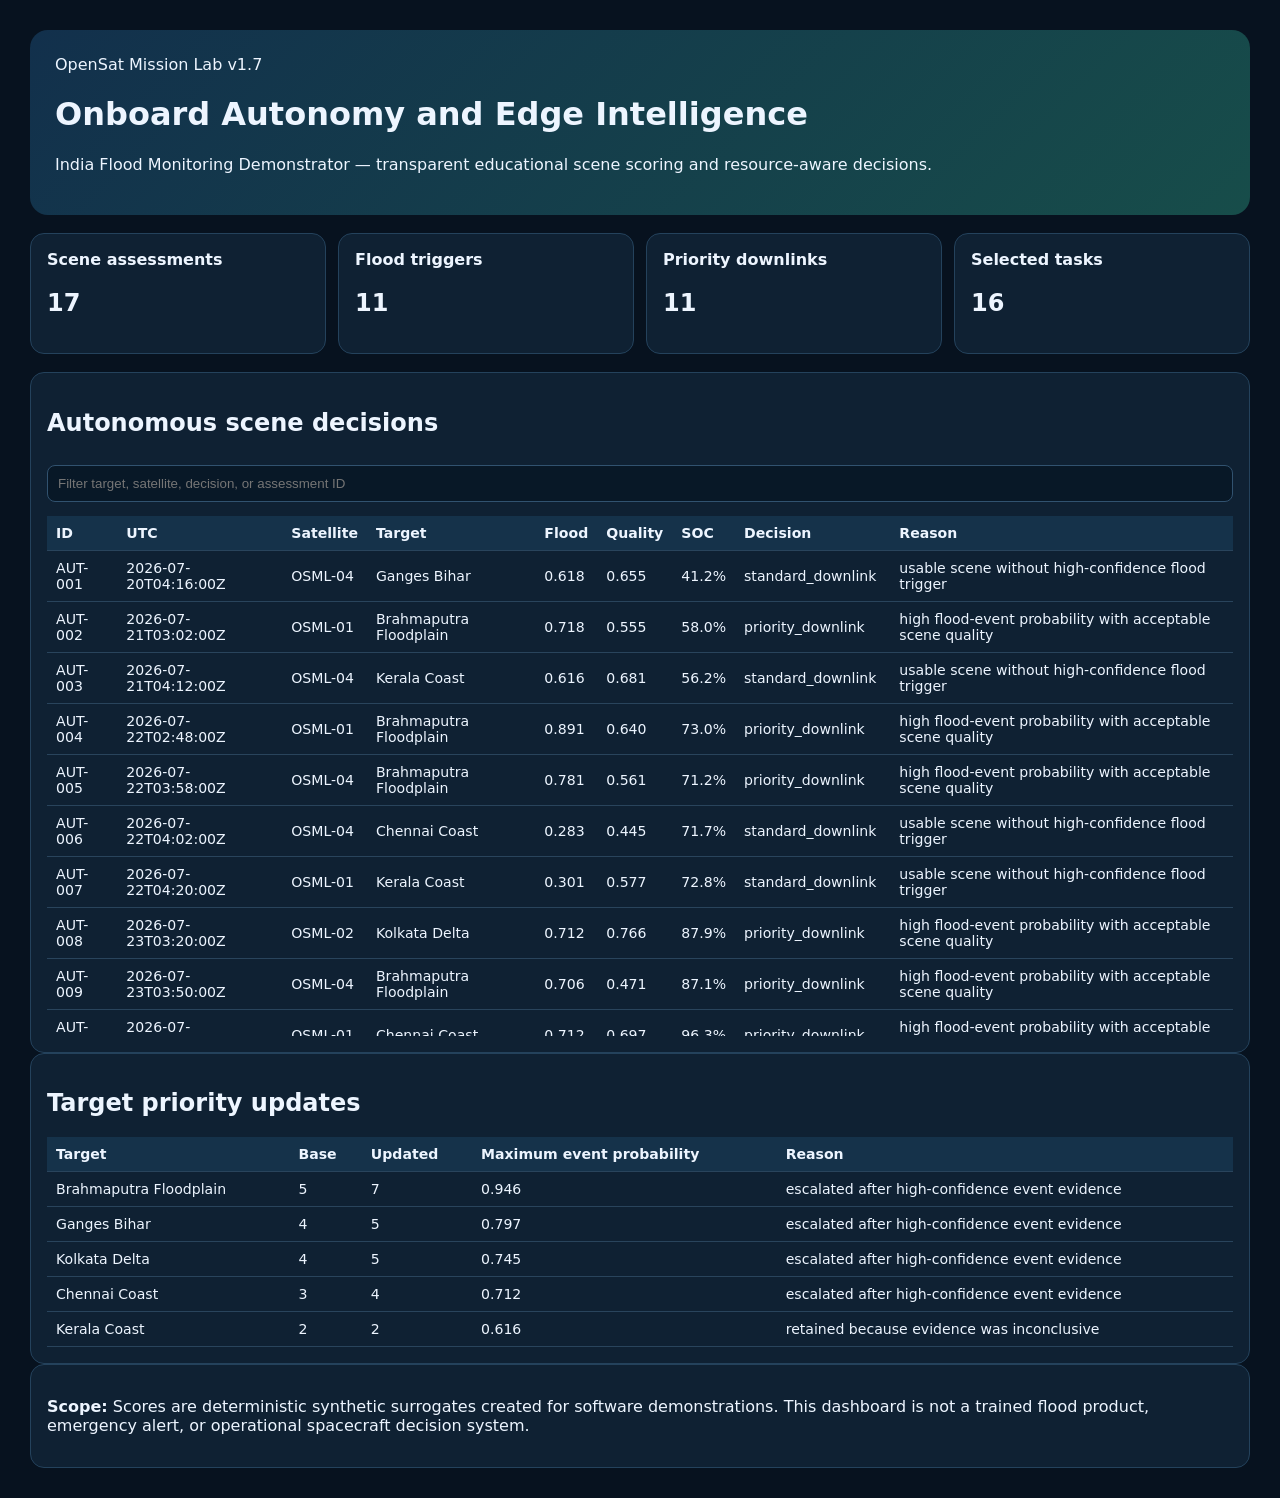
<file: demos/onboard-autonomy.html>
<!doctype html>
<html lang="en"><head><meta charset="utf-8"><meta name="viewport" content="width=device-width,initial-scale=1">
<title>OpenSat v1.7 Onboard Autonomy</title>
<style>body{margin:0;background:#07121f;color:#edf5ff;font-family:system-ui,Segoe UI,sans-serif}main{max-width:1220px;margin:auto;padding:30px}.hero{background:linear-gradient(135deg,#12304c,#174d4a);padding:25px;border-radius:18px}.grid{display:grid;grid-template-columns:repeat(4,1fr);gap:12px;margin:18px 0}.card,section{background:#0f2133;border:1px solid #24425c;border-radius:14px;padding:16px}table{width:100%;border-collapse:collapse;font-size:.88rem}th,td{padding:9px;border-bottom:1px solid #29445c;text-align:left}th{background:#15324a;position:sticky;top:0}input{width:100%;box-sizing:border-box;padding:10px;margin:8px 0 14px;background:#081827;color:white;border:1px solid #31526f;border-radius:8px}.scroll{max-height:520px;overflow:auto}.good{color:#68e0ad}.warn{color:#ffd166}@media(max-width:850px){.grid{grid-template-columns:1fr 1fr}}</style></head>
<body><main><div class="hero"><div>OpenSat Mission Lab v1.7</div><h1>Onboard Autonomy and Edge Intelligence</h1><p>India Flood Monitoring Demonstrator — transparent educational scene scoring and resource-aware decisions.</p></div>
<div class="grid"><div class="card"><b>Scene assessments</b><h2>17</h2></div><div class="card"><b>Flood triggers</b><h2>11</h2></div><div class="card"><b>Priority downlinks</b><h2>11</h2></div><div class="card"><b>Selected tasks</b><h2>16</h2></div></div>
<section><h2>Autonomous scene decisions</h2><input id="q" placeholder="Filter target, satellite, decision, or assessment ID"><div class="scroll"><table><thead><tr><th>ID</th><th>UTC</th><th>Satellite</th><th>Target</th><th>Flood</th><th>Quality</th><th>SOC</th><th>Decision</th><th>Reason</th></tr></thead><tbody id="rows"></tbody></table></div></section>
<section><h2>Target priority updates</h2><div class="scroll"><table><thead><tr><th>Target</th><th>Base</th><th>Updated</th><th>Maximum event probability</th><th>Reason</th></tr></thead><tbody id="priorities"></tbody></table></div></section>
<section><p><b>Scope:</b> Scores are deterministic synthetic surrogates created for software demonstrations. This dashboard is not a trained flood product, emergency alert, or operational spacecraft decision system.</p></section>
<script>const DATA={"assessments":[{"assessment_id":"AUT-001","satellite":"OSML-04","target":"Ganges Bihar","base_priority":4,"scheduled_elapsed_seconds":15360.0,"scheduled_utc":"2026-07-20T04:16:00Z","water_index":0.5326757994832014,"change_score":0.5422613019029177,"cloud_fraction":0.23786187858934638,"blur_fraction":0.3906566040486957,"radiometric_quality":0.5914168058812265,"quality_score":0.6547545843305416,"flood_probability":0.6184399707760316,"water_contribution":0.3836191789147231,"change_contribution":0.33645727833010597,"priority_contribution":0.2,"cloud_contribution":-0.36868591181348687,"quality_contribution":0.13154139668096032,"model_logit":0.48293194211230256,"battery_soc_percent":41.233403508771936,"storage_fraction":0.0,"next_downlink_wait_seconds":1800.0,"out_of_distribution":false,"utility_score":76.5873035002978,"event_utility":32.15887848035364,"priority_utility":32.0,"quality_utility":13.095091686610832,"energy_penalty":-0.0,"storage_penalty":-0.0,"latency_penalty":-0.6666666666666666,"decision":"standard_downlink","decision_reason":"usable scene without high-confidence flood trigger","selected_compression_ratio":4.0,"retained_image_size_mb":8.75,"inference_latency_ms":176.96630620521933,"inference_energy_j":1.061797837231316,"model_version":"osml-flood-edge-surrogate-1.0","method":"deterministic explainable edge-intelligence surrogate"},{"assessment_id":"AUT-002","satellite":"OSML-01","target":"Brahmaputra Floodplain","base_priority":5,"scheduled_elapsed_seconds":97320.0,"scheduled_utc":"2026-07-21T03:02:00Z","water_index":0.6573022275591031,"change_score":0.7220611404901116,"cloud_fraction":0.39376893079078357,"blur_fraction":0.3755063985158013,"radiometric_quality":0.4834842113671155,"quality_score":0.5546474896352674,"flood_probability":0.7175923786817081,"water_contribution":0.6453346778741165,"change_contribution":0.6511069958576954,"priority_contribution":0.4,"cloud_contribution":-0.6103418427257146,"quality_contribution":0.046450366189977325,"model_logit":0.9325501971960746,"battery_soc_percent":57.98494736842179,"storage_fraction":0.0008544921875,"next_downlink_wait_seconds":5400.0,"out_of_distribution":false,"utility_score":86.40775348415417,"event_utility":37.31480369144882,"priority_utility":40.0,"quality_utility":11.09294979270535,"energy_penalty":-0.0,"storage_penalty":-0.0,"latency_penalty":-2.0,"decision":"priority_downlink","decision_reason":"high flood-event probability with acceptable scene quality","selected_compression_ratio":2.0,"retained_image_size_mb":17.5,"inference_latency_ms":195.99979981968545,"inference_energy_j":1.1759987989181127,"model_version":"osml-flood-edge-surrogate-1.0","method":"deterministic explainable edge-intelligence surrogate"},{"assessment_id":"AUT-003","satellite":"OSML-04","target":"Kerala Coast","base_priority":2,"scheduled_elapsed_seconds":101520.0,"scheduled_utc":"2026-07-21T04:12:00Z","water_index":0.5880657687640174,"change_score":0.618784115926363,"cloud_fraction":0.16143977737025397,"blur_fraction":0.3314067989598495,"radiometric_quality":0.5637632989850174,"quality_score":0.680908202671699,"flood_probability":0.6162947440864864,"water_contribution":0.4999381144044366,"change_contribution":0.47037220287113524,"priority_contribution":-0.2,"cloud_contribution":-0.25023165492389365,"quality_contribution":0.1537719722709442,"model_logit":0.4738506346226223,"battery_soc_percent":56.184824561404255,"storage_fraction":0.0008544921875,"next_downlink_wait_seconds":1200.0,"out_of_distribution":false,"utility_score":61.22104630148683,"event_utility":32.04732669249729,"priority_utility":16.0,"quality_utility":13.618164053433981,"energy_penalty":-0.0,"storage_penalty":-0.0,"latency_penalty":-0.4444444444444444,"decision":"standard_downlink","decision_reason":"usable scene without high-confidence flood trigger","selected_compression_ratio":4.0,"retained_image_size_mb":8.75,"inference_latency_ms":178.8990319117582,"inference_energy_j":1.0733941914705492,"model_version":"osml-flood-edge-surrogate-1.0","method":"deterministic explainable edge-intelligence surrogate"},{"assessment_id":"AUT-004","satellite":"OSML-01","target":"Brahmaputra Floodplain","base_priority":5,"scheduled_elapsed_seconds":182880.0,"scheduled_utc":"2026-07-22T02:48:00Z","water_index":0.9604235729569177,"change_score":0.8112837185175144,"cloud_fraction":0.20047685937038162,"blur_fraction":0.4267607715995876,"radiometric_quality":0.546666893359901,"quality_score":0.6404810469124044,"flood_probability":0.8906897281203784,"water_contribution":1.2818895032095272,"change_contribution":0.8072465074056502,"priority_contribution":0.4,"cloud_contribution":-0.31073913202409154,"quality_contribution":0.11940888987554371,"model_logit":2.0978057684666296,"battery_soc_percent":73.01284210526464,"storage_fraction":0.001228515625,"next_downlink_wait_seconds":5400.0,"out_of_distribution":false,"utility_score":97.12548680050776,"event_utility":46.31586586225968,"priority_utility":40.0,"quality_utility":12.809620938248088,"energy_penalty":-0.0,"storage_penalty":-0.0,"latency_penalty":-2.0,"decision":"priority_downlink","decision_reason":"high flood-event probability with acceptable scene quality","selected_compression_ratio":2.0,"retained_image_size_mb":17.5,"inference_latency_ms":193.7524066713985,"inference_energy_j":1.1625144400283909,"model_version":"osml-flood-edge-surrogate-1.0","method":"deterministic explainable edge-intelligence surrogate"},{"assessment_id":"AUT-005","satellite":"OSML-04","target":"Brahmaputra Floodplain","base_priority":5,"scheduled_elapsed_seconds":187080.0,"scheduled_utc":"2026-07-22T03:58:00Z","water_index":0.7889858616506716,"change_score":0.7584341268905065,"cloud_fraction":0.3973688300229825,"blur_fraction":0.41731827246071207,"radiometric_quality":0.5193836921085996,"quality_score":0.5611799164486836,"flood_probability":0.7812065200118671,"water_contribution":0.9218703094664106,"change_contribution":0.7147597220583863,"priority_contribution":0.4,"cloud_contribution":-0.615921686535623,"quality_contribution":0.05200292898138105,"model_logit":1.272711273970555,"battery_soc_percent":71.21271929824711,"storage_fraction":0.001228515625,"next_downlink_wait_seconds":1200.0,"out_of_distribution":false,"utility_score":91.40189292514631,"event_utility":40.62273904061709,"priority_utility":40.0,"quality_utility":11.223598328973672,"energy_penalty":-0.0,"storage_penalty":-0.0,"latency_penalty":-0.4444444444444444,"decision":"priority_downlink","decision_reason":"high flood-event probability with acceptable scene quality","selected_compression_ratio":2.0,"retained_image_size_mb":17.5,"inference_latency_ms":198.6432277363035,"inference_energy_j":1.191859366417821,"model_version":"osml-flood-edge-surrogate-1.0","method":"deterministic explainable edge-intelligence surrogate"},{"assessment_id":"AUT-006","satellite":"OSML-04","target":"Chennai Coast","base_priority":3,"scheduled_elapsed_seconds":187320.0,"scheduled_utc":"2026-07-22T04:02:00Z","water_index":0.4259168861335194,"change_score":0.42958976677262173,"cloud_fraction":0.6334466067211493,"blur_fraction":0.2392622678112225,"radiometric_quality":0.3662614626389137,"quality_score":0.4452588922728644,"flood_probability":0.28299275891386766,"water_contribution":0.1594254608803908,"change_contribution":0.13928209185208806,"priority_contribution":0.0,"cloud_contribution":-0.9818422404177815,"quality_contribution":-0.046529941568065246,"model_logit":-0.9296646292533679,"battery_soc_percent":71.68805263158045,"storage_fraction":0.001228515625,"next_downlink_wait_seconds":960.0,"out_of_distribution":false,"utility_score":47.26524575342285,"event_utility":14.71562346352112,"priority_utility":24.0,"quality_utility":8.905177845457288,"energy_penalty":-0.0,"storage_penalty":-0.0,"latency_penalty":-0.35555555555555557,"decision":"standard_downlink","decision_reason":"usable scene without high-confidence flood trigger","selected_compression_ratio":4.0,"retained_image_size_mb":8.75,"inference_latency_ms":186.34883345760096,"inference_energy_j":1.1180930007456058,"model_version":"osml-flood-edge-surrogate-1.0","method":"deterministic explainable edge-intelligence surrogate"},{"assessment_id":"AUT-007","satellite":"OSML-01","target":"Kerala Coast","base_priority":2,"scheduled_elapsed_seconds":188400.0,"scheduled_utc":"2026-07-22T04:20:00Z","water_index":0.34432113583308566,"change_score":0.3650785226899736,"cloud_fraction":0.3385697114419106,"blur_fraction":0.4057574074443573,"radiometric_quality":0.5045572876313541,"quality_score":0.5773998989405691,"flood_probability":0.3005812908188031,"water_contribution":-0.011925614750520076,"change_contribution":0.02638741470745383,"priority_contribution":-0.2,"cloud_contribution":-0.5247830527349615,"quality_contribution":0.06578991409948372,"model_logit":-0.844531338678544,"battery_soc_percent":72.84294736842257,"storage_fraction":0.0019965234375,"next_downlink_wait_seconds":120.0,"out_of_distribution":false,"utility_score":43.133780656944694,"event_utility":15.630227122577761,"priority_utility":16.0,"quality_utility":11.547997978811381,"energy_penalty":-0.0,"storage_penalty":-0.0,"latency_penalty":-0.044444444444444446,"decision":"standard_downlink","decision_reason":"usable scene without high-confidence flood trigger","selected_compression_ratio":4.0,"retained_image_size_mb":8.75,"inference_latency_ms":169.19758248628474,"inference_energy_j":1.0151854949177084,"model_version":"osml-flood-edge-surrogate-1.0","method":"deterministic explainable edge-intelligence surrogate"},{"assessment_id":"AUT-008","satellite":"OSML-02","target":"Kolkata Delta","base_priority":4,"scheduled_elapsed_seconds":271200.0,"scheduled_utc":"2026-07-23T03:20:00Z","water_index":0.5520978579898035,"change_score":0.5740976465827297,"cloud_fraction":0.08896276379103456,"blur_fraction":0.158190833743148,"radiometric_quality":0.6197990520987047,"quality_score":0.7661344393689254,"flood_probability":0.7119550786767591,"water_contribution":0.4244055017785874,"change_contribution":0.39217088151977697,"priority_contribution":0.2,"cloud_contribution":-0.13789228387610356,"quality_contribution":0.22621427346358663,"model_logit":0.9048983728858475,"battery_soc_percent":87.93824561403831,"storage_fraction":0.0016025390624999998,"next_downlink_wait_seconds":2520.0,"out_of_distribution":false,"utility_score":83.41101954523666,"event_utility":37.021664091191475,"priority_utility":32.0,"quality_utility":15.322688787378508,"energy_penalty":-0.0,"storage_penalty":-0.0,"latency_penalty":-0.9333333333333333,"decision":"priority_downlink","decision_reason":"high flood-event probability with acceptable scene quality","selected_compression_ratio":2.0,"retained_image_size_mb":17.5,"inference_latency_ms":172.7114704220314,"inference_energy_j":1.0362688225321883,"model_version":"osml-flood-edge-surrogate-1.0","method":"deterministic explainable edge-intelligence surrogate"},{"assessment_id":"AUT-009","satellite":"OSML-04","target":"Brahmaputra Floodplain","base_priority":5,"scheduled_elapsed_seconds":273000.0,"scheduled_utc":"2026-07-23T03:50:00Z","water_index":0.6321959713088046,"change_score":0.9441552156833732,"cloud_fraction":0.6003632672285831,"blur_fraction":0.2916491651810921,"radiometric_quality":0.42018995959693306,"quality_score":0.47062850525239736,"flood_probability":0.7061699376589136,"water_contribution":0.5926115397484897,"change_contribution":1.0397716274459032,"priority_contribution":0.4,"cloud_contribution":-0.9305630642043039,"quality_contribution":-0.024965770535462246,"model_logit":0.8768543324546267,"battery_soc_percent":87.07642105263487,"storage_fraction":0.0016025390624999998,"next_downlink_wait_seconds":720.0,"out_of_distribution":false,"utility_score":85.86674019664478,"event_utility":36.7208367582635,"priority_utility":40.0,"quality_utility":9.412570105047948,"energy_penalty":-0.0,"storage_penalty":-0.0,"latency_penalty":-0.26666666666666666,"decision":"priority_downlink","decision_reason":"high flood-event probability with acceptable scene quality","selected_compression_ratio":2.0,"retained_image_size_mb":17.5,"inference_latency_ms":220.1159098970175,"inference_energy_j":1.3206954593821052,"model_version":"osml-flood-edge-surrogate-1.0","method":"deterministic explainable edge-intelligence surrogate"},{"assessment_id":"AUT-010","satellite":"OSML-01","target":"Chennai Coast","base_priority":3,"scheduled_elapsed_seconds":359400.0,"scheduled_utc":"2026-07-24T03:50:00Z","water_index":0.6616403828449657,"change_score":0.6718173634475519,"cloud_fraction":0.18141619415691448,"blur_fraction":0.33047316554299855,"radiometric_quality":0.6153989290980675,"quality_score":0.6973392170306105,"flood_probability":0.7118053611250548,"water_contribution":0.6544448039744282,"change_contribution":0.563180386033216,"priority_contribution":0.0,"cloud_contribution":-0.2811951009432175,"quality_contribution":0.16773833447601894,"model_logit":0.9041684235404457,"battery_soc_percent":96.26510526315803,"storage_fraction":0.002139921874999999,"next_downlink_wait_seconds":120.0,"out_of_distribution":false,"utility_score":74.91621867467062,"event_utility":37.01387877850285,"priority_utility":24.0,"quality_utility":13.946784340612211,"energy_penalty":-0.0,"storage_penalty":-0.0,"latency_penalty":-0.044444444444444446,"decision":"priority_downlink","decision_reason":"high flood-event probability with acceptable scene quality","selected_compression_ratio":2.0,"retained_image_size_mb":17.5,"inference_latency_ms":183.38948724739126,"inference_energy_j":1.1003369234843476,"model_version":"osml-flood-edge-surrogate-1.0","method":"deterministic explainable edge-intelligence surrogate"},{"assessment_id":"AUT-011","satellite":"OSML-03","target":"Kerala Coast","base_priority":2,"scheduled_elapsed_seconds":361920.0,"scheduled_utc":"2026-07-24T04:32:00Z","water_index":0.4537936264226328,"change_score":0.4670392973893952,"cloud_fraction":0.8591310287813839,"blur_fraction":0.22239205631722853,"radiometric_quality":0.302370010936202,"quality_score":0.3408922335843608,"flood_probability":0.19090980481609526,"water_contribution":0.217966615487529,"change_contribution":0.20481877043144164,"priority_contribution":-0.2,"cloud_contribution":-1.3316530946111451,"quality_contribution":-0.13524160145329328,"model_logit":-1.4441093101454678,"battery_soc_percent":97.37314035087738,"storage_fraction":0.0020246093749999986,"next_downlink_wait_seconds":39840.0,"out_of_distribution":false,"utility_score":24.74515452212417,"event_utility":9.927309850436954,"priority_utility":16.0,"quality_utility":6.817844671687217,"energy_penalty":-0.0,"storage_penalty":-0.0,"latency_penalty":-8.0,"decision":"discard_low_quality","decision_reason":"cloud or quality threshold failed","selected_compression_ratio":4.0,"retained_image_size_mb":0.0,"inference_latency_ms":198.6599483847904,"inference_energy_j":1.1919596903087424,"model_version":"osml-flood-edge-surrogate-1.0","method":"deterministic explainable edge-intelligence surrogate"},{"assessment_id":"AUT-012","satellite":"OSML-01","target":"Ganges Bihar","base_priority":4,"scheduled_elapsed_seconds":445080.0,"scheduled_utc":"2026-07-25T03:38:00Z","water_index":0.6453727196199296,"change_score":0.8421841736512656,"cloud_fraction":0.19024645876320914,"blur_fraction":0.21839414676528393,"radiometric_quality":0.6003288696574022,"quality_score":0.7098829014256509,"flood_probability":0.7965911341601137,"water_contribution":0.6202827112018522,"change_contribution":0.8613223038897149,"priority_contribution":0.2,"cloud_contribution":-0.2948820110829742,"quality_contribution":0.17840046621180328,"model_logit":1.3651234702203963,"battery_soc_percent":96.37996491228084,"storage_fraction":0.0026196484374999985,"next_downlink_wait_seconds":5520.0,"out_of_distribution":false,"utility_score":85.57595256039448,"event_utility":41.42273897632592,"priority_utility":32.0,"quality_utility":14.197658028513018,"energy_penalty":-0.0,"storage_penalty":-0.0,"latency_penalty":-2.0444444444444443,"decision":"priority_downlink","decision_reason":"high flood-event probability with acceptable scene quality","selected_compression_ratio":2.0,"retained_image_size_mb":17.5,"inference_latency_ms":195.4240444963172,"inference_energy_j":1.1725442669779031,"model_version":"osml-flood-edge-surrogate-1.0","method":"deterministic explainable edge-intelligence surrogate"},{"assessment_id":"AUT-013","satellite":"OSML-03","target":"Chennai Coast","base_priority":3,"scheduled_elapsed_seconds":447720.0,"scheduled_utc":"2026-07-25T04:22:00Z","water_index":0.8152929761995473,"change_score":0.7269393457265716,"cloud_fraction":0.44698141656311297,"blur_fraction":0.28217599072219773,"radiometric_quality":0.4618500376992103,"quality_score":0.5449538230231156,"flood_probability":0.6861430142751155,"water_contribution":0.9771152500190494,"change_contribution":0.6596438550215004,"priority_contribution":0.0,"cloud_contribution":-0.6928211956728251,"quality_contribution":0.038210749569648234,"model_logit":0.782148658937373,"battery_soc_percent":97.18180701754407,"storage_fraction":0.0026196484374999985,"next_downlink_wait_seconds":2880.0,"out_of_distribution":false,"utility_score":69.51184653610164,"event_utility":35.679436742306,"priority_utility":24.0,"quality_utility":10.899076460462311,"energy_penalty":-0.0,"storage_penalty":-0.0,"latency_penalty":-1.0666666666666667,"decision":"priority_downlink","decision_reason":"high flood-event probability with acceptable scene quality","selected_compression_ratio":2.0,"retained_image_size_mb":17.5,"inference_latency_ms":198.63224844322394,"inference_energy_j":1.1917934906593437,"model_version":"osml-flood-edge-surrogate-1.0","method":"deterministic explainable edge-intelligence surrogate"},{"assessment_id":"AUT-014","satellite":"OSML-02","target":"Kerala Coast","base_priority":2,"scheduled_elapsed_seconds":447720.0,"scheduled_utc":"2026-07-25T04:22:00Z","water_index":0.492842537349128,"change_score":0.4800451680260837,"cloud_fraction":0.5987944534086656,"blur_fraction":0.10554363167955047,"radiometric_quality":0.4577461602591016,"quality_score":0.5252989870876528,"flood_probability":0.31451844002488943,"water_contribution":0.2999693284331688,"change_contribution":0.22757904404564655,"priority_contribution":-0.2,"cloud_contribution":-0.9281314027834316,"quality_contribution":0.02150413902450485,"model_logit":-0.7790788912801114,"battery_soc_percent":97.18180701754407,"storage_fraction":0.0026196484374999985,"next_downlink_wait_seconds":2880.0,"out_of_distribution":false,"utility_score":41.79427195638064,"event_utility":16.35495888129425,"priority_utility":16.0,"quality_utility":10.505979741753055,"energy_penalty":-0.0,"storage_penalty":-0.0,"latency_penalty":-1.0666666666666667,"decision":"standard_downlink","decision_reason":"usable scene without high-confidence flood trigger","selected_compression_ratio":4.0,"retained_image_size_mb":8.75,"inference_latency_ms":188.30300988023848,"inference_energy_j":1.1298180592814309,"model_version":"osml-flood-edge-surrogate-1.0","method":"deterministic explainable edge-intelligence surrogate"},{"assessment_id":"AUT-015","satellite":"OSML-04","target":"Brahmaputra Floodplain","base_priority":7,"scheduled_elapsed_seconds":530520.0,"scheduled_utc":"2026-07-26T03:22:00Z","water_index":0.8996396187838366,"change_score":0.925570955076081,"cloud_fraction":0.084733470140971,"blur_fraction":0.3101660629407681,"radiometric_quality":0.7064930934407608,"quality_score":0.7762319649108489,"flood_probability":0.9460864780750694,"water_contribution":1.154243199446057,"change_contribution":1.0072491713831417,"priority_contribution":0.8,"cloud_contribution":-0.13133687871850505,"quality_contribution":0.23479717017422155,"model_logit":2.864952662284915,"battery_soc_percent":96.74043859649137,"storage_fraction":0.0031858593749999973,"next_downlink_wait_seconds":5400.0,"out_of_distribution":false,"utility_score":118.72113615812059,"event_utility":49.19649685990361,"priority_utility":56.0,"quality_utility":15.524639298216979,"energy_penalty":-0.0,"storage_penalty":-0.0,"latency_penalty":-2.0,"decision":"priority_downlink","decision_reason":"high flood-event probability with acceptable scene quality","selected_compression_ratio":2.0,"retained_image_size_mb":17.5,"inference_latency_ms":196.5695392372939,"inference_energy_j":1.1794172354237635,"model_version":"osml-flood-edge-surrogate-1.0","method":"deterministic explainable edge-intelligence surrogate"},{"assessment_id":"AUT-016","satellite":"OSML-01","target":"Kolkata Delta","base_priority":4,"scheduled_elapsed_seconds":530520.0,"scheduled_utc":"2026-07-26T03:22:00Z","water_index":0.6687044408706977,"change_score":0.6667469863062194,"cloud_fraction":0.22164257455463288,"blur_fraction":0.06982227976959098,"radiometric_quality":0.5884934332310057,"quality_score":0.7232826879059128,"flood_probability":0.7445647460877572,"water_contribution":0.6692793258284653,"change_contribution":0.554307226035884,"priority_contribution":0.2,"cloud_contribution":-0.343545990559681,"quality_contribution":0.18979028472002585,"model_logit":1.0698308460246941,"battery_soc_percent":96.74043859649137,"storage_fraction":0.0031858593749999973,"next_downlink_wait_seconds":5400.0,"out_of_distribution":false,"utility_score":83.18302055468163,"event_utility":38.717366796563375,"priority_utility":32.0,"quality_utility":14.465653758118256,"energy_penalty":-0.0,"storage_penalty":-0.0,"latency_penalty":-2.0,"decision":"priority_downlink","decision_reason":"high flood-event probability with acceptable scene quality","selected_compression_ratio":2.0,"retained_image_size_mb":17.5,"inference_latency_ms":184.78045308410555,"inference_energy_j":1.108682718504633,"model_version":"osml-flood-edge-surrogate-1.0","method":"deterministic explainable edge-intelligence surrogate"},{"assessment_id":"AUT-017","satellite":"OSML-03","target":"Ganges Bihar","base_priority":4,"scheduled_elapsed_seconds":533400.0,"scheduled_utc":"2026-07-26T04:10:00Z","water_index":0.7579071685802321,"change_score":0.567339277830655,"cloud_fraction":0.24375472679852792,"blur_fraction":0.3200369003166622,"radiometric_quality":0.5363653652321189,"quality_score":0.6420428799116363,"flood_probability":0.7270815102463117,"water_contribution":0.8566050540184875,"change_contribution":0.38034373620364625,"priority_contribution":0.2,"cloud_contribution":-0.3778198265377183,"quality_contribution":0.12073644792489088,"model_logit":0.9798654116093064,"battery_soc_percent":96.44736842105269,"storage_fraction":0.0031858593749999973,"next_downlink_wait_seconds":2520.0,"out_of_distribution":false,"utility_score":81.71576279770761,"event_utility":37.80823853280821,"priority_utility":32.0,"quality_utility":12.840857598232727,"energy_penalty":-0.0,"storage_penalty":-0.0,"latency_penalty":-0.9333333333333333,"decision":"priority_downlink","decision_reason":"high flood-event probability with acceptable scene quality","selected_compression_ratio":2.0,"retained_image_size_mb":17.5,"inference_latency_ms":178.93621080131322,"inference_energy_j":1.0736172648078794,"model_version":"osml-flood-edge-surrogate-1.0","method":"deterministic explainable edge-intelligence surrogate"}],"priorities":[{"target":"Brahmaputra Floodplain","base_priority":5,"updated_priority":7,"priority_delta":2,"scene_count":5,"usable_scene_count":5,"flood_trigger_count":5,"mean_flood_probability":0.8083490085095872,"maximum_flood_probability":0.9460864780750694,"update_reason":"escalated after high-confidence event evidence"},{"target":"Ganges Bihar","base_priority":4,"updated_priority":5,"priority_delta":1,"scene_count":3,"usable_scene_count":3,"flood_trigger_count":2,"mean_flood_probability":0.7140375383941523,"maximum_flood_probability":0.7965911341601137,"update_reason":"escalated after high-confidence event evidence"},{"target":"Kolkata Delta","base_priority":4,"updated_priority":5,"priority_delta":1,"scene_count":2,"usable_scene_count":2,"flood_trigger_count":2,"mean_flood_probability":0.7282599123822582,"maximum_flood_probability":0.7445647460877572,"update_reason":"escalated after high-confidence event evidence"},{"target":"Chennai Coast","base_priority":3,"updated_priority":4,"priority_delta":1,"scene_count":3,"usable_scene_count":3,"flood_trigger_count":2,"mean_flood_probability":0.5603137114380127,"maximum_flood_probability":0.7118053611250548,"update_reason":"escalated after high-confidence event evidence"},{"target":"Kerala Coast","base_priority":2,"updated_priority":2,"priority_delta":0,"scene_count":4,"usable_scene_count":3,"flood_trigger_count":0,"mean_flood_probability":0.3555760699365686,"maximum_flood_probability":0.6162947440864864,"update_reason":"retained because evidence was inconclusive"}],"schedule":[{"assessment_id":"AUT-001","satellite":"OSML-04","target":"Ganges Bihar","scheduled_utc":"2026-07-20T04:16:00Z","scheduled_elapsed_seconds":15360.0,"base_priority":4,"updated_priority":5,"flood_probability":0.6184399707760316,"quality_score":0.6547545843305416,"utility_score":76.5873035002978,"onboard_action":"standard_downlink","plan_status":"selected","plan_reason":"highest updated-priority resource-aware candidate","retained_image_size_mb":8.75},{"assessment_id":"AUT-002","satellite":"OSML-01","target":"Brahmaputra Floodplain","scheduled_utc":"2026-07-21T03:02:00Z","scheduled_elapsed_seconds":97320.0,"base_priority":5,"updated_priority":7,"flood_probability":0.7175923786817081,"quality_score":0.5546474896352674,"utility_score":86.40775348415417,"onboard_action":"priority_downlink","plan_status":"selected","plan_reason":"highest updated-priority resource-aware candidate","retained_image_size_mb":17.5},{"assessment_id":"AUT-003","satellite":"OSML-04","target":"Kerala Coast","scheduled_utc":"2026-07-21T04:12:00Z","scheduled_elapsed_seconds":101520.0,"base_priority":2,"updated_priority":2,"flood_probability":0.6162947440864864,"quality_score":0.680908202671699,"utility_score":61.22104630148683,"onboard_action":"standard_downlink","plan_status":"selected","plan_reason":"highest updated-priority resource-aware candidate","retained_image_size_mb":8.75},{"assessment_id":"AUT-004","satellite":"OSML-01","target":"Brahmaputra Floodplain","scheduled_utc":"2026-07-22T02:48:00Z","scheduled_elapsed_seconds":182880.0,"base_priority":5,"updated_priority":7,"flood_probability":0.8906897281203784,"quality_score":0.6404810469124044,"utility_score":97.12548680050776,"onboard_action":"priority_downlink","plan_status":"selected","plan_reason":"highest updated-priority resource-aware candidate","retained_image_size_mb":17.5},{"assessment_id":"AUT-005","satellite":"OSML-04","target":"Brahmaputra Floodplain","scheduled_utc":"2026-07-22T03:58:00Z","scheduled_elapsed_seconds":187080.0,"base_priority":5,"updated_priority":7,"flood_probability":0.7812065200118671,"quality_score":0.5611799164486836,"utility_score":91.40189292514631,"onboard_action":"priority_downlink","plan_status":"selected","plan_reason":"highest updated-priority resource-aware candidate","retained_image_size_mb":17.5},{"assessment_id":"AUT-006","satellite":"OSML-04","target":"Chennai Coast","scheduled_utc":"2026-07-22T04:02:00Z","scheduled_elapsed_seconds":187320.0,"base_priority":3,"updated_priority":4,"flood_probability":0.28299275891386766,"quality_score":0.4452588922728644,"utility_score":47.26524575342285,"onboard_action":"standard_downlink","plan_status":"selected","plan_reason":"highest updated-priority resource-aware candidate","retained_image_size_mb":8.75},{"assessment_id":"AUT-007","satellite":"OSML-01","target":"Kerala Coast","scheduled_utc":"2026-07-22T04:20:00Z","scheduled_elapsed_seconds":188400.0,"base_priority":2,"updated_priority":2,"flood_probability":0.3005812908188031,"quality_score":0.5773998989405691,"utility_score":43.133780656944694,"onboard_action":"standard_downlink","plan_status":"selected","plan_reason":"highest updated-priority resource-aware candidate","retained_image_size_mb":8.75},{"assessment_id":"AUT-008","satellite":"OSML-02","target":"Kolkata Delta","scheduled_utc":"2026-07-23T03:20:00Z","scheduled_elapsed_seconds":271200.0,"base_priority":4,"updated_priority":5,"flood_probability":0.7119550786767591,"quality_score":0.7661344393689254,"utility_score":83.41101954523666,"onboard_action":"priority_downlink","plan_status":"selected","plan_reason":"highest updated-priority resource-aware candidate","retained_image_size_mb":17.5},{"assessment_id":"AUT-009","satellite":"OSML-04","target":"Brahmaputra Floodplain","scheduled_utc":"2026-07-23T03:50:00Z","scheduled_elapsed_seconds":273000.0,"base_priority":5,"updated_priority":7,"flood_probability":0.7061699376589136,"quality_score":0.47062850525239736,"utility_score":85.86674019664478,"onboard_action":"priority_downlink","plan_status":"selected","plan_reason":"highest updated-priority resource-aware candidate","retained_image_size_mb":17.5},{"assessment_id":"AUT-010","satellite":"OSML-01","target":"Chennai Coast","scheduled_utc":"2026-07-24T03:50:00Z","scheduled_elapsed_seconds":359400.0,"base_priority":3,"updated_priority":4,"flood_probability":0.7118053611250548,"quality_score":0.6973392170306105,"utility_score":74.91621867467062,"onboard_action":"priority_downlink","plan_status":"selected","plan_reason":"highest updated-priority resource-aware candidate","retained_image_size_mb":17.5},{"assessment_id":"AUT-012","satellite":"OSML-01","target":"Ganges Bihar","scheduled_utc":"2026-07-25T03:38:00Z","scheduled_elapsed_seconds":445080.0,"base_priority":4,"updated_priority":5,"flood_probability":0.7965911341601137,"quality_score":0.7098829014256509,"utility_score":85.57595256039448,"onboard_action":"priority_downlink","plan_status":"selected","plan_reason":"highest updated-priority resource-aware candidate","retained_image_size_mb":17.5},{"assessment_id":"AUT-013","satellite":"OSML-03","target":"Chennai Coast","scheduled_utc":"2026-07-25T04:22:00Z","scheduled_elapsed_seconds":447720.0,"base_priority":3,"updated_priority":4,"flood_probability":0.6861430142751155,"quality_score":0.5449538230231156,"utility_score":69.51184653610164,"onboard_action":"priority_downlink","plan_status":"selected","plan_reason":"highest updated-priority resource-aware candidate","retained_image_size_mb":17.5},{"assessment_id":"AUT-014","satellite":"OSML-02","target":"Kerala Coast","scheduled_utc":"2026-07-25T04:22:00Z","scheduled_elapsed_seconds":447720.0,"base_priority":2,"updated_priority":2,"flood_probability":0.31451844002488943,"quality_score":0.5252989870876528,"utility_score":41.79427195638064,"onboard_action":"standard_downlink","plan_status":"selected","plan_reason":"highest updated-priority resource-aware candidate","retained_image_size_mb":8.75},{"assessment_id":"AUT-015","satellite":"OSML-04","target":"Brahmaputra Floodplain","scheduled_utc":"2026-07-26T03:22:00Z","scheduled_elapsed_seconds":530520.0,"base_priority":7,"updated_priority":7,"flood_probability":0.9460864780750694,"quality_score":0.7762319649108489,"utility_score":118.72113615812059,"onboard_action":"priority_downlink","plan_status":"selected","plan_reason":"highest updated-priority resource-aware candidate","retained_image_size_mb":17.5},{"assessment_id":"AUT-016","satellite":"OSML-01","target":"Kolkata Delta","scheduled_utc":"2026-07-26T03:22:00Z","scheduled_elapsed_seconds":530520.0,"base_priority":4,"updated_priority":5,"flood_probability":0.7445647460877572,"quality_score":0.7232826879059128,"utility_score":83.18302055468163,"onboard_action":"priority_downlink","plan_status":"selected","plan_reason":"highest updated-priority resource-aware candidate","retained_image_size_mb":17.5},{"assessment_id":"AUT-017","satellite":"OSML-03","target":"Ganges Bihar","scheduled_utc":"2026-07-26T04:10:00Z","scheduled_elapsed_seconds":533400.0,"base_priority":4,"updated_priority":5,"flood_probability":0.7270815102463117,"quality_score":0.6420428799116363,"utility_score":81.71576279770761,"onboard_action":"priority_downlink","plan_status":"selected","plan_reason":"highest updated-priority resource-aware candidate","retained_image_size_mb":17.5}]};const esc=x=>String(x).replace(/[&<>"']/g,c=>({'&':'&amp;','<':'&lt;','>':'&gt;','"':'&quot;',"'":'&#39;'}[c]));function render(){const q=document.getElementById('q').value.toLowerCase();document.getElementById('rows').innerHTML=DATA.assessments.filter(r=>JSON.stringify(r).toLowerCase().includes(q)).map(r=>`<tr><td>${esc(r.assessment_id)}</td><td>${esc(r.scheduled_utc)}</td><td>${esc(r.satellite)}</td><td>${esc(r.target)}</td><td>${Number(r.flood_probability).toFixed(3)}</td><td>${Number(r.quality_score).toFixed(3)}</td><td>${Number(r.battery_soc_percent).toFixed(1)}%</td><td>${esc(r.decision)}</td><td>${esc(r.decision_reason)}</td></tr>`).join('');}document.getElementById('q').addEventListener('input',render);document.getElementById('priorities').innerHTML=DATA.priorities.map(r=>`<tr><td>${esc(r.target)}</td><td>${r.base_priority}</td><td>${r.updated_priority}</td><td>${Number(r.maximum_flood_probability).toFixed(3)}</td><td>${esc(r.update_reason)}</td></tr>`).join('');render();</script>
</main></body></html>
</file>
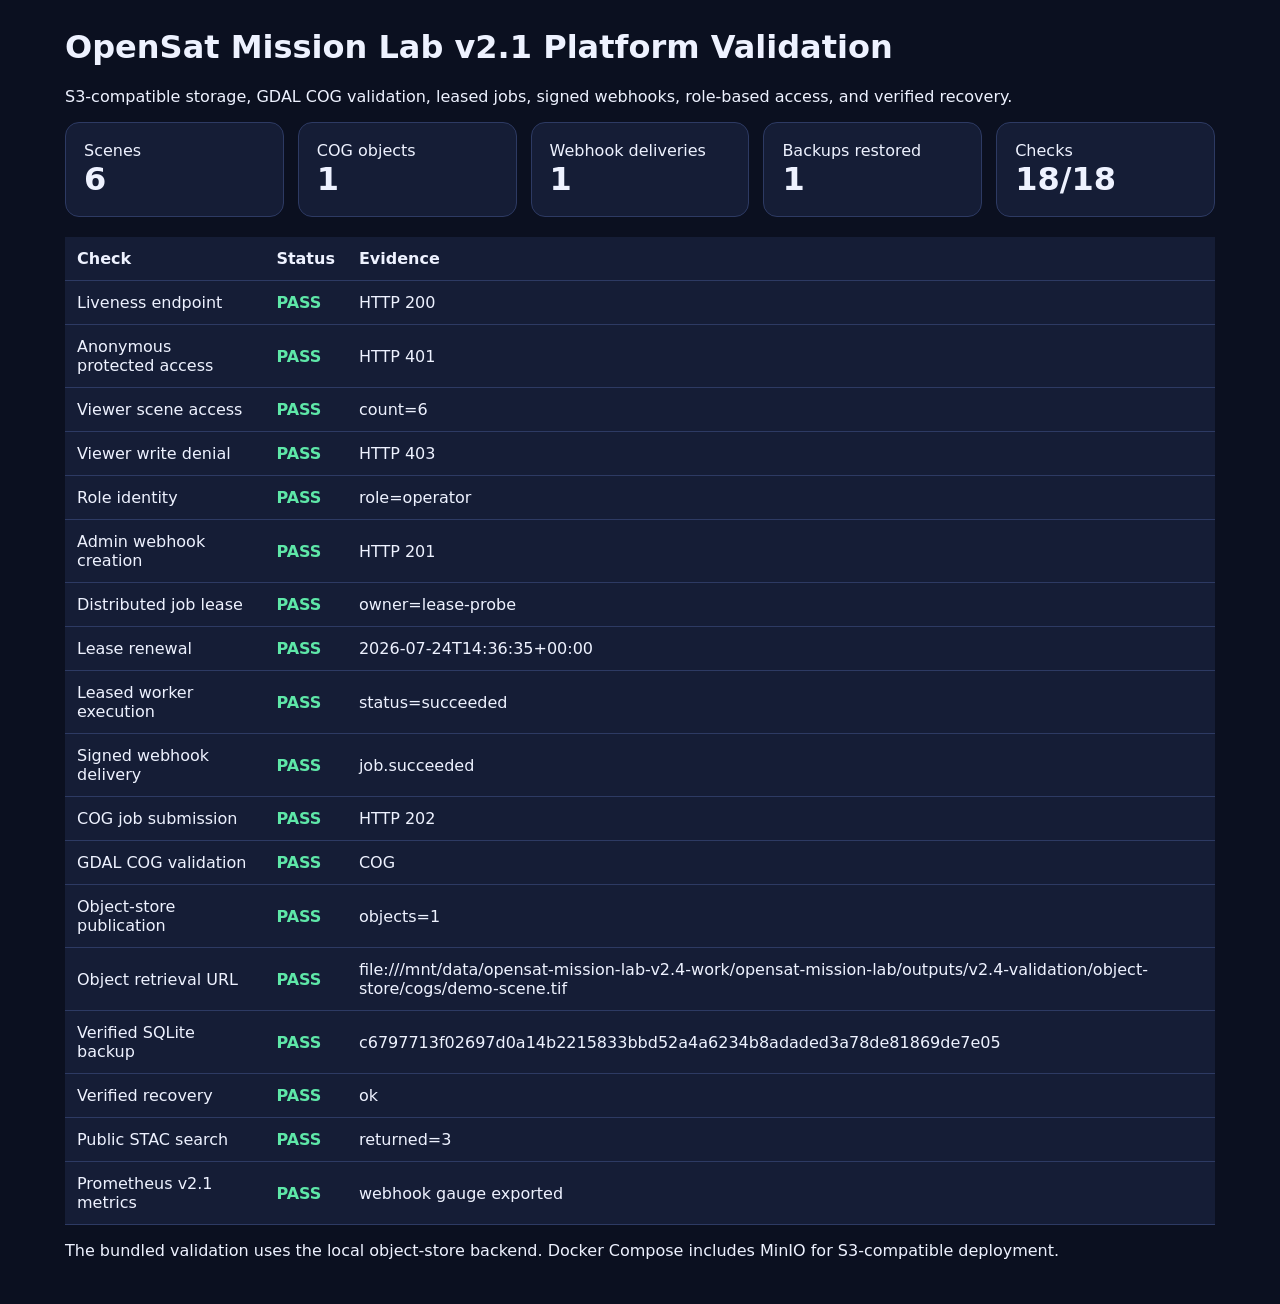
<file: demos/platform.html>
<!doctype html>
<html lang="en"><head><meta charset="utf-8"><meta name="viewport" content="width=device-width,initial-scale=1">
<title>OpenSat v2.1 Platform Validation</title>
<style>
body{font-family:system-ui,Segoe UI,sans-serif;margin:0;background:#0b1020;color:#eef2ff}
main{max-width:1150px;margin:auto;padding:28px}.grid{display:grid;grid-template-columns:repeat(auto-fit,minmax(170px,1fr));gap:14px}
.card{background:#151d36;border:1px solid #2d3a63;border-radius:14px;padding:18px}h1{margin-top:0}.value{font-size:2rem;font-weight:700}
table{width:100%;border-collapse:collapse;margin-top:20px;background:#151d36}th,td{padding:12px;border-bottom:1px solid #2d3a63;text-align:left}.pass{color:#5ee7a8;font-weight:700}.fail{color:#ff7b8a;font-weight:700}
</style></head><body><main>
<h1>OpenSat Mission Lab v2.1 Platform Validation</h1>
<p>S3-compatible storage, GDAL COG validation, leased jobs, signed webhooks, role-based access, and verified recovery.</p>
<div class="grid">
<div class="card"><div>Scenes</div><div class="value">6</div></div>
<div class="card"><div>COG objects</div><div class="value">1</div></div>
<div class="card"><div>Webhook deliveries</div><div class="value">1</div></div>
<div class="card"><div>Backups restored</div><div class="value">1</div></div>
<div class="card"><div>Checks</div><div class="value">18/18</div></div>
</div>
<table><thead><tr><th>Check</th><th>Status</th><th>Evidence</th></tr></thead><tbody><tr><td>Liveness endpoint</td><td class='pass'>PASS</td><td>HTTP 200</td></tr><tr><td>Anonymous protected access</td><td class='pass'>PASS</td><td>HTTP 401</td></tr><tr><td>Viewer scene access</td><td class='pass'>PASS</td><td>count=6</td></tr><tr><td>Viewer write denial</td><td class='pass'>PASS</td><td>HTTP 403</td></tr><tr><td>Role identity</td><td class='pass'>PASS</td><td>role=operator</td></tr><tr><td>Admin webhook creation</td><td class='pass'>PASS</td><td>HTTP 201</td></tr><tr><td>Distributed job lease</td><td class='pass'>PASS</td><td>owner=lease-probe</td></tr><tr><td>Lease renewal</td><td class='pass'>PASS</td><td>2026-07-24T14:36:35+00:00</td></tr><tr><td>Leased worker execution</td><td class='pass'>PASS</td><td>status=succeeded</td></tr><tr><td>Signed webhook delivery</td><td class='pass'>PASS</td><td>job.succeeded</td></tr><tr><td>COG job submission</td><td class='pass'>PASS</td><td>HTTP 202</td></tr><tr><td>GDAL COG validation</td><td class='pass'>PASS</td><td>COG</td></tr><tr><td>Object-store publication</td><td class='pass'>PASS</td><td>objects=1</td></tr><tr><td>Object retrieval URL</td><td class='pass'>PASS</td><td>file:///mnt/data/opensat-mission-lab-v2.4-work/opensat-mission-lab/outputs/v2.4-validation/object-store/cogs/demo-scene.tif</td></tr><tr><td>Verified SQLite backup</td><td class='pass'>PASS</td><td>c6797713f02697d0a14b2215833bbd52a4a6234b8adaded3a78de81869de7e05</td></tr><tr><td>Verified recovery</td><td class='pass'>PASS</td><td>ok</td></tr><tr><td>Public STAC search</td><td class='pass'>PASS</td><td>returned=3</td></tr><tr><td>Prometheus v2.1 metrics</td><td class='pass'>PASS</td><td>webhook gauge exported</td></tr></tbody></table>
<p>The bundled validation uses the local object-store backend. Docker Compose includes MinIO for S3-compatible deployment.</p>
</main></body></html>
</file>
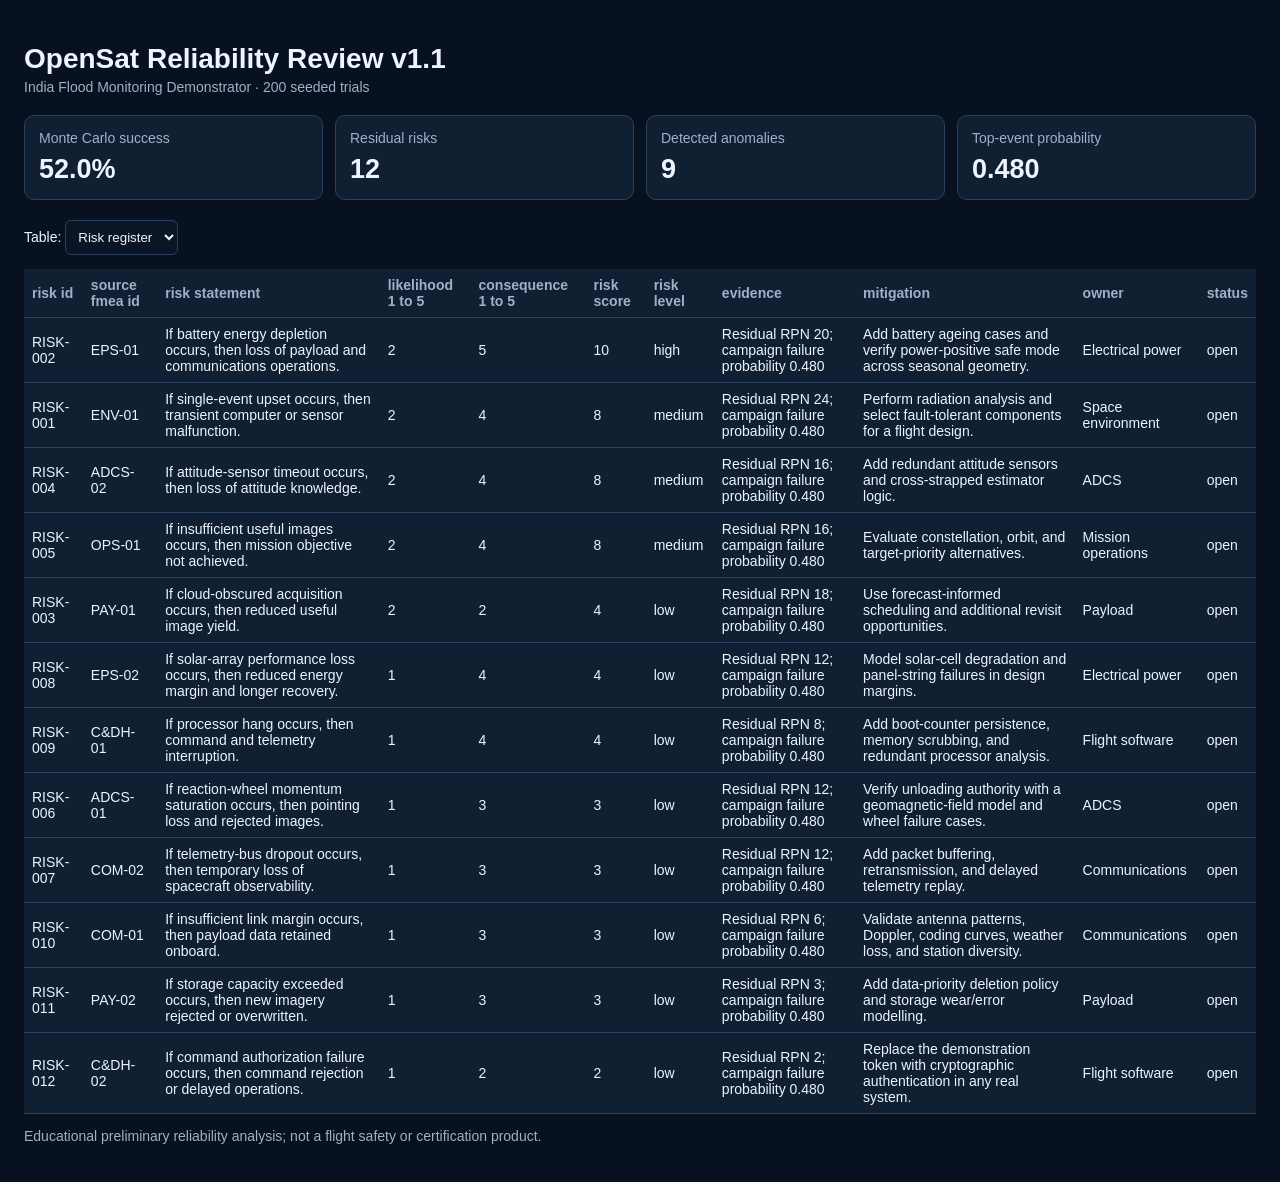
<file: demos/reliability.html>
<!doctype html><html lang="en"><head><meta charset="utf-8"><meta name="viewport" content="width=device-width,initial-scale=1"><title>OpenSat Reliability Review</title><style>body{margin:0;background:#08111f;color:#edf4ff;font:14px Segoe UI,Arial,sans-serif}main{max-width:1300px;margin:auto;padding:24px}h1{margin-bottom:4px}.muted{color:#9fb0c8}.grid{display:grid;grid-template-columns:repeat(4,1fr);gap:12px;margin:20px 0}.card{background:#111f32;border:1px solid #2a405c;border-radius:10px;padding:14px}.value{font-size:27px;font-weight:700;margin-top:8px}table{width:100%;border-collapse:collapse;background:#111f32}th,td{padding:8px;border-bottom:1px solid #2a405c;text-align:left}th{color:#9fb0c8}select{background:#0a1626;color:#edf4ff;border:1px solid #2a405c;padding:8px;border-radius:6px}@media(max-width:800px){.grid{grid-template-columns:repeat(2,1fr)}}</style></head><body><main><h1>OpenSat Reliability Review v1.1</h1><div class="muted" id="mission"></div><div class="grid" id="kpis"></div><p><label>Table: <select id="tableSelect"><option value="risks">Risk register</option><option value="fmea">FMEA</option><option value="anomalies">Anomalies</option><option value="faultTree">Fault tree</option></select></label></p><div style="overflow:auto"><table><thead id="head"></thead><tbody id="body"></tbody></table></div><p class="muted">Educational preliminary reliability analysis; not a flight safety or certification product.</p></main><script>const DATA={"mission":{"name":"India Flood Monitoring Demonstrator","release":"1.1.0"},"monteCarlo":{"trials":200,"random_seed":2026,"success_probability":0.52,"success_percent":52.0,"minimum_soc_p05":19.031139935013158,"minimum_soc_p50":24.785427642052756,"minimum_soc_p95":29.6670354071013,"captured_images_p05":2.0,"captured_images_p50":5.0,"captured_images_p95":9.0,"outcome_counts":{"success":104,"insufficient_imagery":71,"energy_shortfall":17,"control_or_computer_loss":6,"telemetry_shortfall":2}},"fmea":[{"fmea_id":"ENV-01","subsystem":"Space environment","failure_mode":"Single-event upset","local_or_mission_effect":"Transient computer or sensor malfunction","occurrence_1_to_5":2,"severity_1_to_5":5,"detectability_1_to_5":4,"initial_rpn":40,"existing_controls":"Watchdog, reset logic, fault isolation; radiation mitigation not modelled","residual_occurrence_1_to_5":2,"residual_severity_1_to_5":4,"residual_detectability_1_to_5":3,"residual_rpn":24,"residual_risk_level":"medium","recommended_action":"Perform radiation analysis and select fault-tolerant components for a flight design."},{"fmea_id":"EPS-01","subsystem":"Electrical power","failure_mode":"Battery energy depletion","local_or_mission_effect":"Loss of payload and communications operations","occurrence_1_to_5":4,"severity_1_to_5":5,"detectability_1_to_5":2,"initial_rpn":40,"existing_controls":"SOC limits, load shedding, autonomous safe mode","residual_occurrence_1_to_5":2,"residual_severity_1_to_5":5,"residual_detectability_1_to_5":2,"residual_rpn":20,"residual_risk_level":"medium","recommended_action":"Add battery ageing cases and verify power-positive safe mode across seasonal geometry."},{"fmea_id":"PAY-01","subsystem":"Payload","failure_mode":"Cloud-obscured acquisition","local_or_mission_effect":"Reduced useful image yield","occurrence_1_to_5":3,"severity_1_to_5":3,"detectability_1_to_5":3,"initial_rpn":27,"existing_controls":"Repeat opportunities and target prioritization","residual_occurrence_1_to_5":3,"residual_severity_1_to_5":2,"residual_detectability_1_to_5":3,"residual_rpn":18,"residual_risk_level":"low","recommended_action":"Use forecast-informed scheduling and additional revisit opportunities."},{"fmea_id":"ADCS-02","subsystem":"ADCS","failure_mode":"Attitude-sensor timeout","local_or_mission_effect":"Loss of attitude knowledge","occurrence_1_to_5":4,"severity_1_to_5":5,"detectability_1_to_5":2,"initial_rpn":40,"existing_controls":"Timeout detection, Sun-safe mode, recovery hold","residual_occurrence_1_to_5":2,"residual_severity_1_to_5":4,"residual_detectability_1_to_5":2,"residual_rpn":16,"residual_risk_level":"low","recommended_action":"Add redundant attitude sensors and cross-strapped estimator logic."},{"fmea_id":"OPS-01","subsystem":"Mission operations","failure_mode":"Insufficient useful images","local_or_mission_effect":"Mission objective not achieved","occurrence_1_to_5":2,"severity_1_to_5":5,"detectability_1_to_5":2,"initial_rpn":20,"existing_controls":"Revisit analysis and priority-aware scheduling","residual_occurrence_1_to_5":2,"residual_severity_1_to_5":4,"residual_detectability_1_to_5":2,"residual_rpn":16,"residual_risk_level":"low","recommended_action":"Evaluate constellation, orbit, and target-priority alternatives."},{"fmea_id":"ADCS-01","subsystem":"ADCS","failure_mode":"Reaction-wheel momentum saturation","local_or_mission_effect":"Pointing loss and rejected images","occurrence_1_to_5":3,"severity_1_to_5":4,"detectability_1_to_5":2,"initial_rpn":24,"existing_controls":"Momentum monitoring and magnetic unloading","residual_occurrence_1_to_5":2,"residual_severity_1_to_5":3,"residual_detectability_1_to_5":2,"residual_rpn":12,"residual_risk_level":"low","recommended_action":"Verify unloading authority with a geomagnetic-field model and wheel failure cases."},{"fmea_id":"COM-02","subsystem":"Communications","failure_mode":"Telemetry-bus dropout","local_or_mission_effect":"Temporary loss of spacecraft observability","occurrence_1_to_5":4,"severity_1_to_5":4,"detectability_1_to_5":2,"initial_rpn":32,"existing_controls":"Sequence counters, delivery monitoring, replay planning","residual_occurrence_1_to_5":2,"residual_severity_1_to_5":3,"residual_detectability_1_to_5":2,"residual_rpn":12,"residual_risk_level":"low","recommended_action":"Add packet buffering, retransmission, and delayed telemetry replay."},{"fmea_id":"EPS-02","subsystem":"Electrical power","failure_mode":"Solar-array performance loss","local_or_mission_effect":"Reduced energy margin and longer recovery","occurrence_1_to_5":2,"severity_1_to_5":4,"detectability_1_to_5":3,"initial_rpn":24,"existing_controls":"Power-positive safe mode and energy trending","residual_occurrence_1_to_5":1,"residual_severity_1_to_5":4,"residual_detectability_1_to_5":3,"residual_rpn":12,"residual_risk_level":"low","recommended_action":"Model solar-cell degradation and panel-string failures in design margins."},{"fmea_id":"C&DH-01","subsystem":"Flight software","failure_mode":"Processor hang","local_or_mission_effect":"Command and telemetry interruption","occurrence_1_to_5":4,"severity_1_to_5":5,"detectability_1_to_5":1,"initial_rpn":20,"existing_controls":"Heartbeat watchdog and autonomous reboot","residual_occurrence_1_to_5":2,"residual_severity_1_to_5":4,"residual_detectability_1_to_5":1,"residual_rpn":8,"residual_risk_level":"low","recommended_action":"Add boot-counter persistence, memory scrubbing, and redundant processor analysis."},{"fmea_id":"COM-01","subsystem":"Communications","failure_mode":"Insufficient link margin","local_or_mission_effect":"Payload data retained onboard","occurrence_1_to_5":2,"severity_1_to_5":4,"detectability_1_to_5":2,"initial_rpn":16,"existing_controls":"Adaptive data rate and pass prioritization","residual_occurrence_1_to_5":1,"residual_severity_1_to_5":3,"residual_detectability_1_to_5":2,"residual_rpn":6,"residual_risk_level":"low","recommended_action":"Validate antenna patterns, Doppler, coding curves, weather loss, and station diversity."},{"fmea_id":"PAY-02","subsystem":"Payload","failure_mode":"Storage capacity exceeded","local_or_mission_effect":"New imagery rejected or overwritten","occurrence_1_to_5":1,"severity_1_to_5":4,"detectability_1_to_5":1,"initial_rpn":4,"existing_controls":"Storage alarms and priority downlink","residual_occurrence_1_to_5":1,"residual_severity_1_to_5":3,"residual_detectability_1_to_5":1,"residual_rpn":3,"residual_risk_level":"low","recommended_action":"Add data-priority deletion policy and storage wear/error modelling."},{"fmea_id":"C&DH-02","subsystem":"Flight software","failure_mode":"Command authorization failure","local_or_mission_effect":"Command rejection or delayed operations","occurrence_1_to_5":3,"severity_1_to_5":3,"detectability_1_to_5":1,"initial_rpn":9,"existing_controls":"Authorization token and acknowledgement log","residual_occurrence_1_to_5":1,"residual_severity_1_to_5":2,"residual_detectability_1_to_5":1,"residual_rpn":2,"residual_risk_level":"low","recommended_action":"Replace the demonstration token with cryptographic authentication in any real system."}],"risks":[{"risk_id":"RISK-002","source_fmea_id":"EPS-01","risk_statement":"If battery energy depletion occurs, then loss of payload and communications operations.","likelihood_1_to_5":2,"consequence_1_to_5":5,"risk_score":10,"risk_level":"high","evidence":"Residual RPN 20; campaign failure probability 0.480","mitigation":"Add battery ageing cases and verify power-positive safe mode across seasonal geometry.","owner":"Electrical power","status":"open"},{"risk_id":"RISK-001","source_fmea_id":"ENV-01","risk_statement":"If single-event upset occurs, then transient computer or sensor malfunction.","likelihood_1_to_5":2,"consequence_1_to_5":4,"risk_score":8,"risk_level":"medium","evidence":"Residual RPN 24; campaign failure probability 0.480","mitigation":"Perform radiation analysis and select fault-tolerant components for a flight design.","owner":"Space environment","status":"open"},{"risk_id":"RISK-004","source_fmea_id":"ADCS-02","risk_statement":"If attitude-sensor timeout occurs, then loss of attitude knowledge.","likelihood_1_to_5":2,"consequence_1_to_5":4,"risk_score":8,"risk_level":"medium","evidence":"Residual RPN 16; campaign failure probability 0.480","mitigation":"Add redundant attitude sensors and cross-strapped estimator logic.","owner":"ADCS","status":"open"},{"risk_id":"RISK-005","source_fmea_id":"OPS-01","risk_statement":"If insufficient useful images occurs, then mission objective not achieved.","likelihood_1_to_5":2,"consequence_1_to_5":4,"risk_score":8,"risk_level":"medium","evidence":"Residual RPN 16; campaign failure probability 0.480","mitigation":"Evaluate constellation, orbit, and target-priority alternatives.","owner":"Mission operations","status":"open"},{"risk_id":"RISK-003","source_fmea_id":"PAY-01","risk_statement":"If cloud-obscured acquisition occurs, then reduced useful image yield.","likelihood_1_to_5":2,"consequence_1_to_5":2,"risk_score":4,"risk_level":"low","evidence":"Residual RPN 18; campaign failure probability 0.480","mitigation":"Use forecast-informed scheduling and additional revisit opportunities.","owner":"Payload","status":"open"},{"risk_id":"RISK-008","source_fmea_id":"EPS-02","risk_statement":"If solar-array performance loss occurs, then reduced energy margin and longer recovery.","likelihood_1_to_5":1,"consequence_1_to_5":4,"risk_score":4,"risk_level":"low","evidence":"Residual RPN 12; campaign failure probability 0.480","mitigation":"Model solar-cell degradation and panel-string failures in design margins.","owner":"Electrical power","status":"open"},{"risk_id":"RISK-009","source_fmea_id":"C&DH-01","risk_statement":"If processor hang occurs, then command and telemetry interruption.","likelihood_1_to_5":1,"consequence_1_to_5":4,"risk_score":4,"risk_level":"low","evidence":"Residual RPN 8; campaign failure probability 0.480","mitigation":"Add boot-counter persistence, memory scrubbing, and redundant processor analysis.","owner":"Flight software","status":"open"},{"risk_id":"RISK-006","source_fmea_id":"ADCS-01","risk_statement":"If reaction-wheel momentum saturation occurs, then pointing loss and rejected images.","likelihood_1_to_5":1,"consequence_1_to_5":3,"risk_score":3,"risk_level":"low","evidence":"Residual RPN 12; campaign failure probability 0.480","mitigation":"Verify unloading authority with a geomagnetic-field model and wheel failure cases.","owner":"ADCS","status":"open"},{"risk_id":"RISK-007","source_fmea_id":"COM-02","risk_statement":"If telemetry-bus dropout occurs, then temporary loss of spacecraft observability.","likelihood_1_to_5":1,"consequence_1_to_5":3,"risk_score":3,"risk_level":"low","evidence":"Residual RPN 12; campaign failure probability 0.480","mitigation":"Add packet buffering, retransmission, and delayed telemetry replay.","owner":"Communications","status":"open"},{"risk_id":"RISK-010","source_fmea_id":"COM-01","risk_statement":"If insufficient link margin occurs, then payload data retained onboard.","likelihood_1_to_5":1,"consequence_1_to_5":3,"risk_score":3,"risk_level":"low","evidence":"Residual RPN 6; campaign failure probability 0.480","mitigation":"Validate antenna patterns, Doppler, coding curves, weather loss, and station diversity.","owner":"Communications","status":"open"},{"risk_id":"RISK-011","source_fmea_id":"PAY-02","risk_statement":"If storage capacity exceeded occurs, then new imagery rejected or overwritten.","likelihood_1_to_5":1,"consequence_1_to_5":3,"risk_score":3,"risk_level":"low","evidence":"Residual RPN 3; campaign failure probability 0.480","mitigation":"Add data-priority deletion policy and storage wear/error modelling.","owner":"Payload","status":"open"},{"risk_id":"RISK-012","source_fmea_id":"C&DH-02","risk_statement":"If command authorization failure occurs, then command rejection or delayed operations.","likelihood_1_to_5":1,"consequence_1_to_5":2,"risk_score":2,"risk_level":"low","evidence":"Residual RPN 2; campaign failure probability 0.480","mitigation":"Replace the demonstration token with cryptographic authentication in any real system.","owner":"Flight software","status":"open"}],"anomalies":[{"anomaly_id":"ANOM-001","start_elapsed_seconds":0.0,"end_elapsed_seconds":1800.0,"start_utc":"2026-07-20T00:00:00Z","end_utc":"2026-07-20T00:30:00Z","duration_seconds":1800.0,"subsystem":"adcs","severity":"warning","code":"POINTING_ERROR","detection_method":"engineering limit","metric_peak":170.34578039496648,"message":"Pointing error exceeded the flight-software warning limit.","occurrence_count":1},{"anomaly_id":"ANOM-002","start_elapsed_seconds":0.0,"end_elapsed_seconds":5520.0,"start_utc":"2026-07-20T00:00:00Z","end_utc":"2026-07-20T01:32:00Z","duration_seconds":5520.0,"subsystem":"electrical_power","severity":"warning","code":"SOC_LOW","detection_method":"engineering limit","metric_peak":29.80266666666664,"message":"Battery state of charge fell below the warning threshold.","occurrence_count":2},{"anomaly_id":"ANOM-003","start_elapsed_seconds":11040.0,"end_elapsed_seconds":601560.0,"start_utc":"2026-07-20T03:04:00Z","end_utc":"2026-07-26T23:06:00Z","duration_seconds":590520.0,"subsystem":"adcs","severity":"warning","code":"WHEEL_MOMENTUM_HIGH","detection_method":"engineering limit","metric_peak":18.008119418345892,"message":"Reaction-wheel momentum repeatedly exceeded the warning fraction; momentum unloading prevented saturation.","occurrence_count":102},{"anomaly_id":"ANOM-004","start_elapsed_seconds":129600.0,"end_elapsed_seconds":129600.0,"start_utc":"2026-07-21T12:00:00Z","end_utc":"2026-07-21T12:00:00Z","duration_seconds":0.0,"subsystem":"flight_software","severity":"critical","code":"ACTIVE_FAULT","detection_method":"fault monitor","metric_peak":1.0,"message":"One or more injected faults were active.","occurrence_count":1},{"anomaly_id":"ANOM-005","start_elapsed_seconds":129600.0,"end_elapsed_seconds":129600.0,"start_utc":"2026-07-21T12:00:00Z","end_utc":"2026-07-21T12:00:00Z","duration_seconds":0.0,"subsystem":"flight_software","severity":"warning","code":"TELEMETRY_MISSING","detection_method":"sequence expectation","metric_peak":1.0,"message":"An expected housekeeping telemetry packet was not emitted.","occurrence_count":1},{"anomaly_id":"ANOM-006","start_elapsed_seconds":259200.0,"end_elapsed_seconds":259680.0,"start_utc":"2026-07-23T00:00:00Z","end_utc":"2026-07-23T00:08:00Z","duration_seconds":480.0,"subsystem":"flight_software","severity":"critical","code":"ACTIVE_FAULT","detection_method":"fault monitor","metric_peak":1.0,"message":"One or more injected faults were active.","occurrence_count":1},{"anomaly_id":"ANOM-007","start_elapsed_seconds":388800.0,"end_elapsed_seconds":390480.0,"start_utc":"2026-07-24T12:00:00Z","end_utc":"2026-07-24T12:28:00Z","duration_seconds":1680.0,"subsystem":"flight_software","severity":"critical","code":"ACTIVE_FAULT","detection_method":"fault monitor","metric_peak":1.0,"message":"One or more injected faults were active.","occurrence_count":1},{"anomaly_id":"ANOM-008","start_elapsed_seconds":388800.0,"end_elapsed_seconds":390360.0,"start_utc":"2026-07-24T12:00:00Z","end_utc":"2026-07-24T12:26:00Z","duration_seconds":1560.0,"subsystem":"flight_software","severity":"warning","code":"TELEMETRY_MISSING","detection_method":"sequence expectation","metric_peak":1.0,"message":"An expected housekeeping telemetry packet was not emitted.","occurrence_count":6},{"anomaly_id":"ANOM-009","start_elapsed_seconds":475200.0,"end_elapsed_seconds":476040.0,"start_utc":"2026-07-25T12:00:00Z","end_utc":"2026-07-25T12:14:00Z","duration_seconds":840.0,"subsystem":"flight_software","severity":"critical","code":"ACTIVE_FAULT","detection_method":"fault monitor","metric_peak":1.0,"message":"One or more injected faults were active.","occurrence_count":1}],"faultTree":[{"node_id":"TOP","parent_id":"","gate":"OR","event":"Mission success criteria not achieved","estimated_probability":0.48,"source":"Sum of mutually exclusive Monte Carlo failure outcomes"},{"node_id":"B1","parent_id":"TOP","gate":"BASIC/AGGREGATED","event":"Insufficient useful imagery","estimated_probability":0.355,"source":"Monte Carlo outcome frequency"},{"node_id":"B2","parent_id":"TOP","gate":"BASIC/AGGREGATED","event":"Energy shortfall","estimated_probability":0.085,"source":"Monte Carlo outcome frequency"},{"node_id":"B3","parent_id":"TOP","gate":"BASIC/AGGREGATED","event":"Telemetry shortfall","estimated_probability":0.01,"source":"Monte Carlo outcome frequency"},{"node_id":"B4","parent_id":"TOP","gate":"BASIC/AGGREGATED","event":"Storage overflow","estimated_probability":0.0,"source":"Monte Carlo outcome frequency"},{"node_id":"B5","parent_id":"TOP","gate":"BASIC/AGGREGATED","event":"Control or computer loss","estimated_probability":0.03,"source":"Monte Carlo outcome frequency"}]};const esc=x=>String(x??'').replace(/[&<>"]/g,c=>({'&':'&amp;','<':'&lt;','>':'&gt;','"':'&quot;'}[c]));document.getElementById('mission').textContent=DATA.mission.name+' · '+DATA.monteCarlo.trials+' seeded trials';let cards=[['Monte Carlo success',DATA.monteCarlo.success_percent.toFixed(1)+'%'],['Residual risks',DATA.risks.length],['Detected anomalies',DATA.anomalies.length],['Top-event probability',DATA.faultTree[0].estimated_probability.toFixed(3)]];document.getElementById('kpis').innerHTML=cards.map(x=>`<div class="card"><div class="muted">${esc(x[0])}</div><div class="value">${esc(x[1])}</div></div>`).join('');function render(){let key=document.getElementById('tableSelect').value,rows=DATA[key]||[];let cols=rows.length?Object.keys(rows[0]):[];document.getElementById('head').innerHTML='<tr>'+cols.map(c=>`<th>${esc(c.replaceAll('_',' '))}</th>`).join('')+'</tr>';document.getElementById('body').innerHTML=rows.map(r=>'<tr>'+cols.map(c=>`<td>${esc(r[c])}</td>`).join('')+'</tr>').join('')}document.getElementById('tableSelect').onchange=render;render();</script></body></html>
</file>
